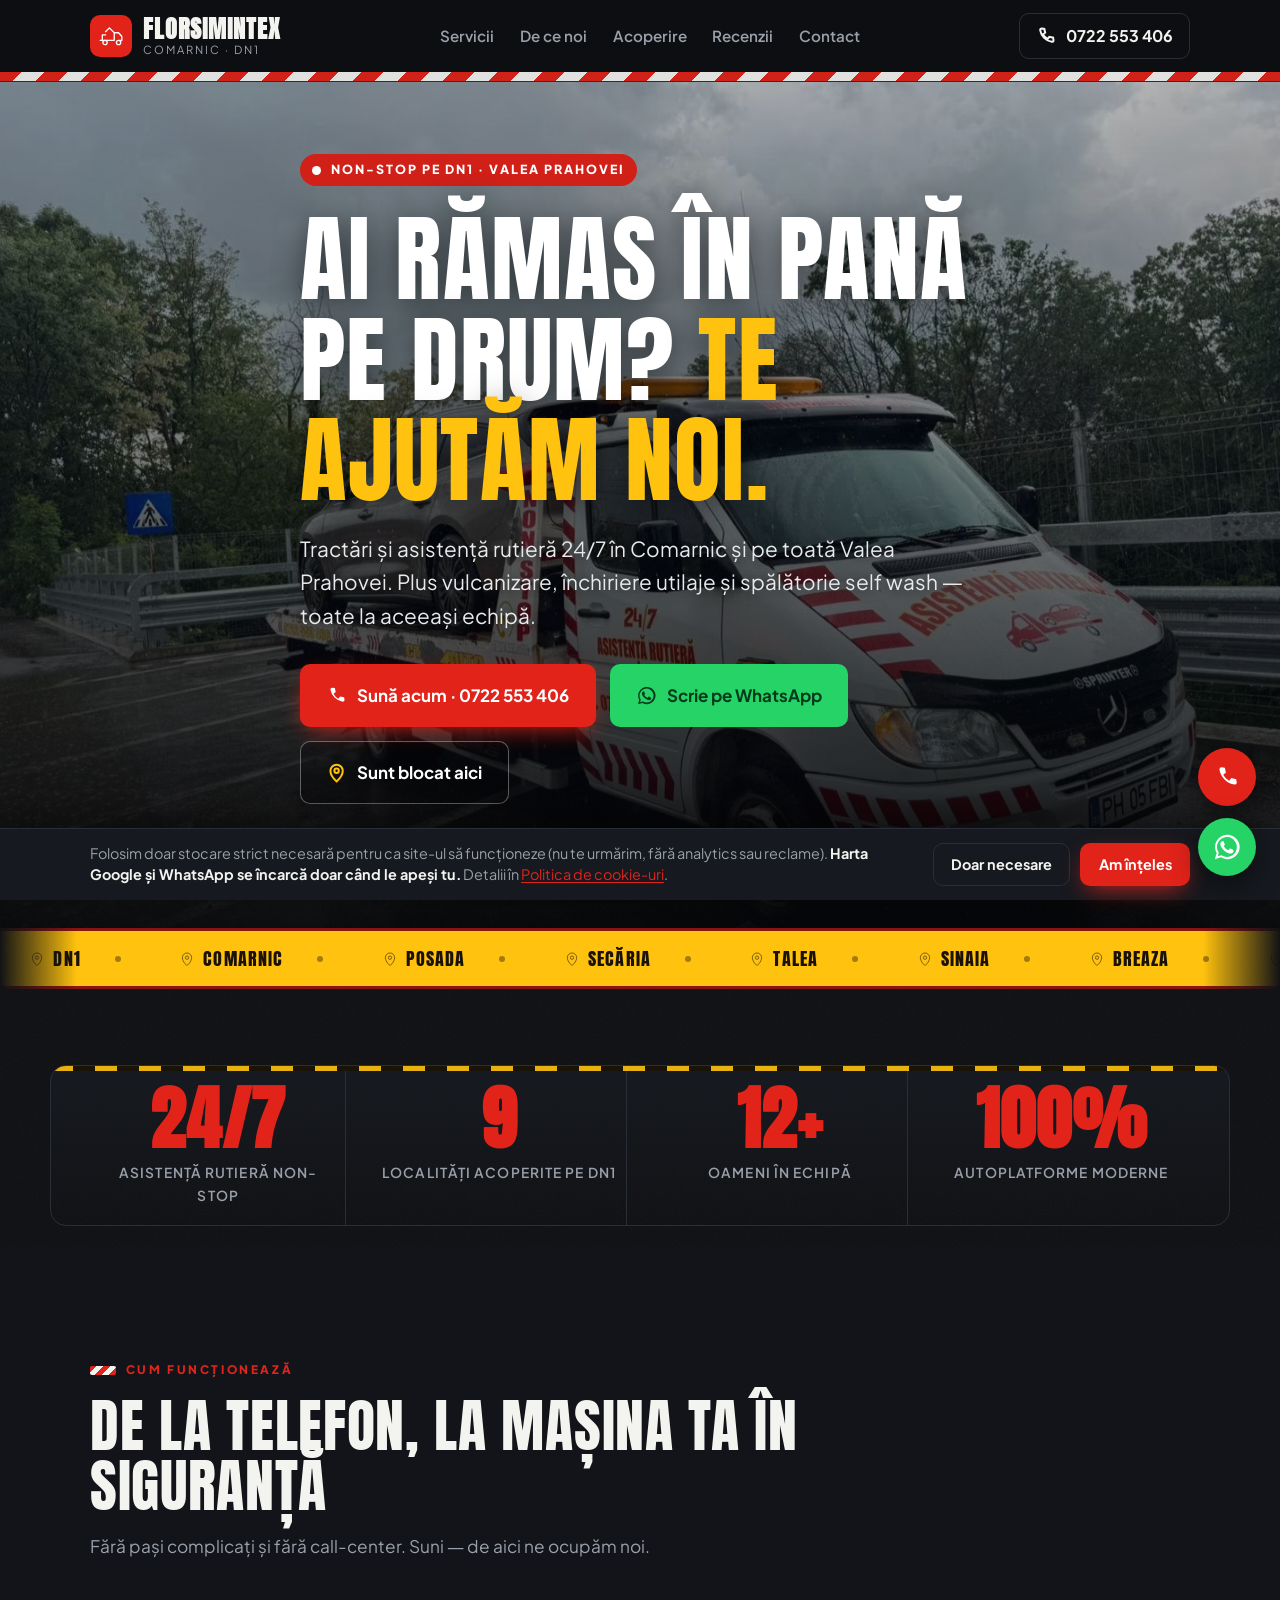
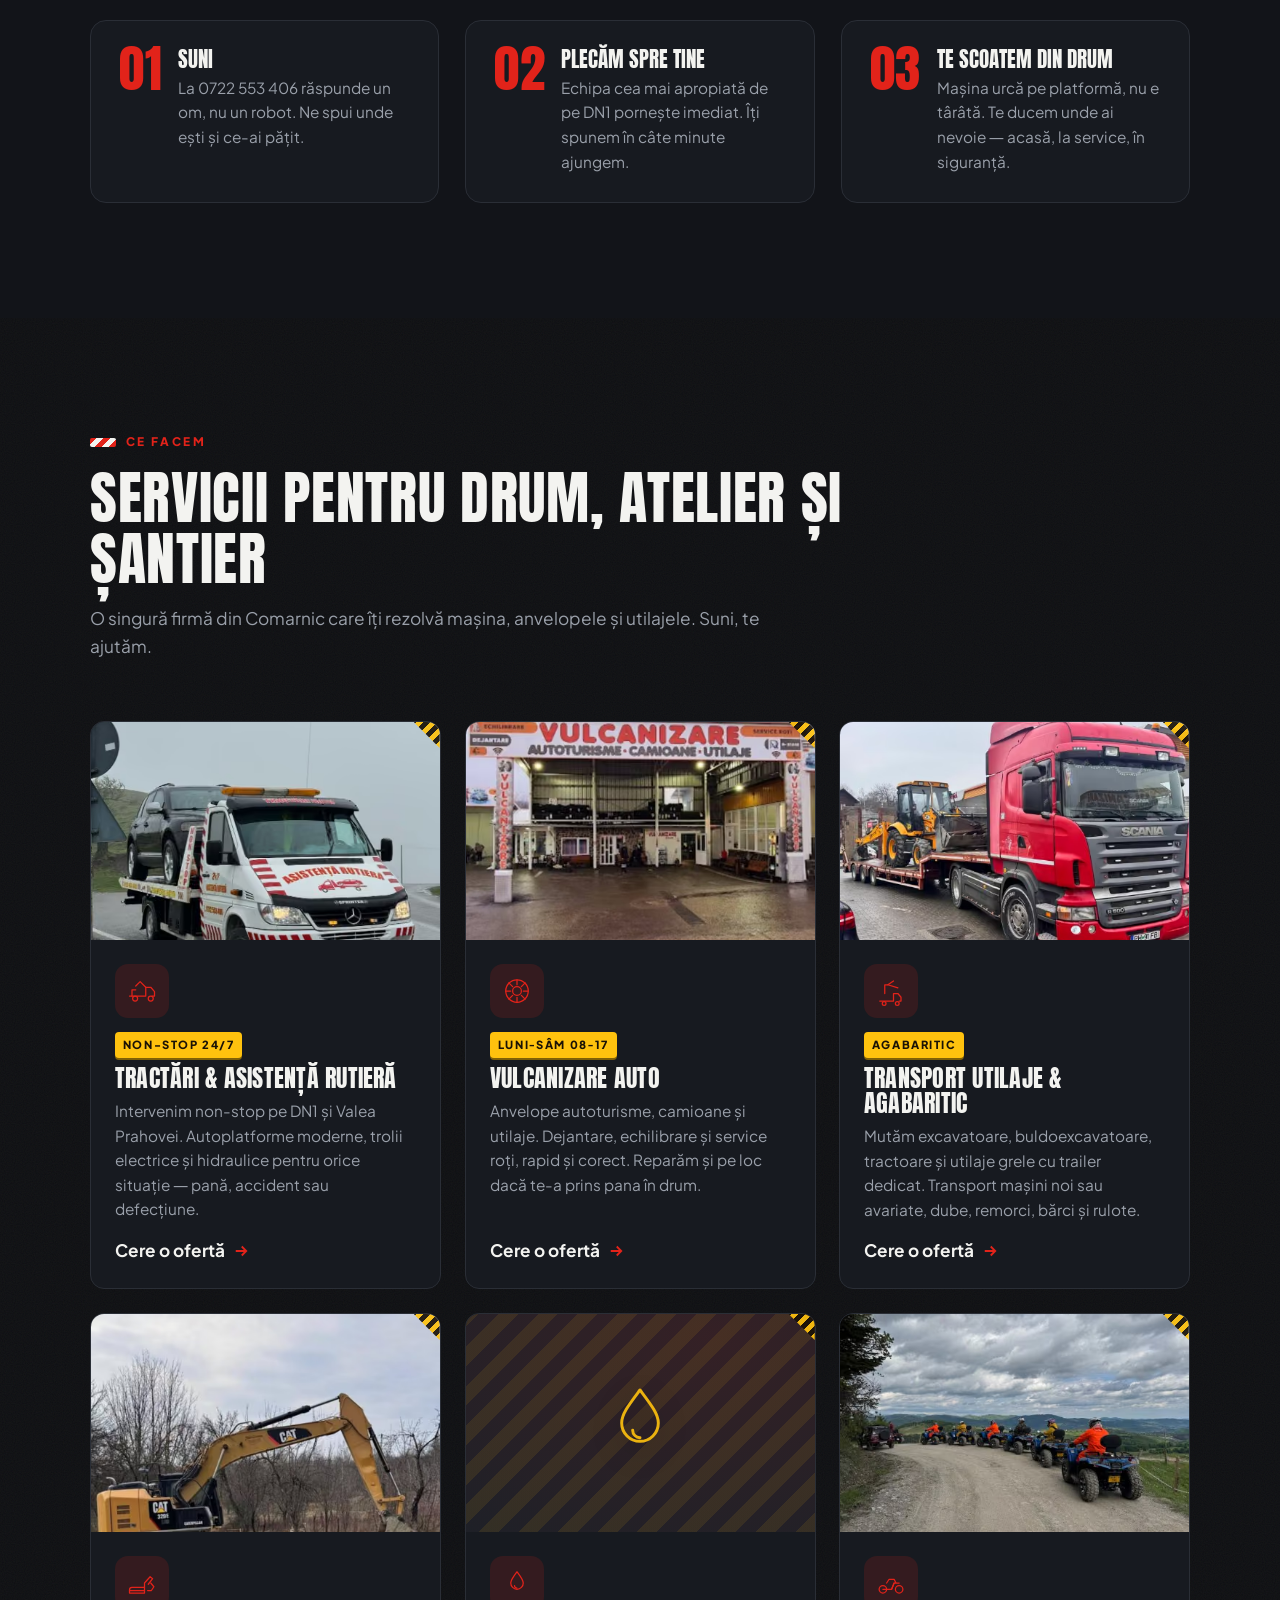
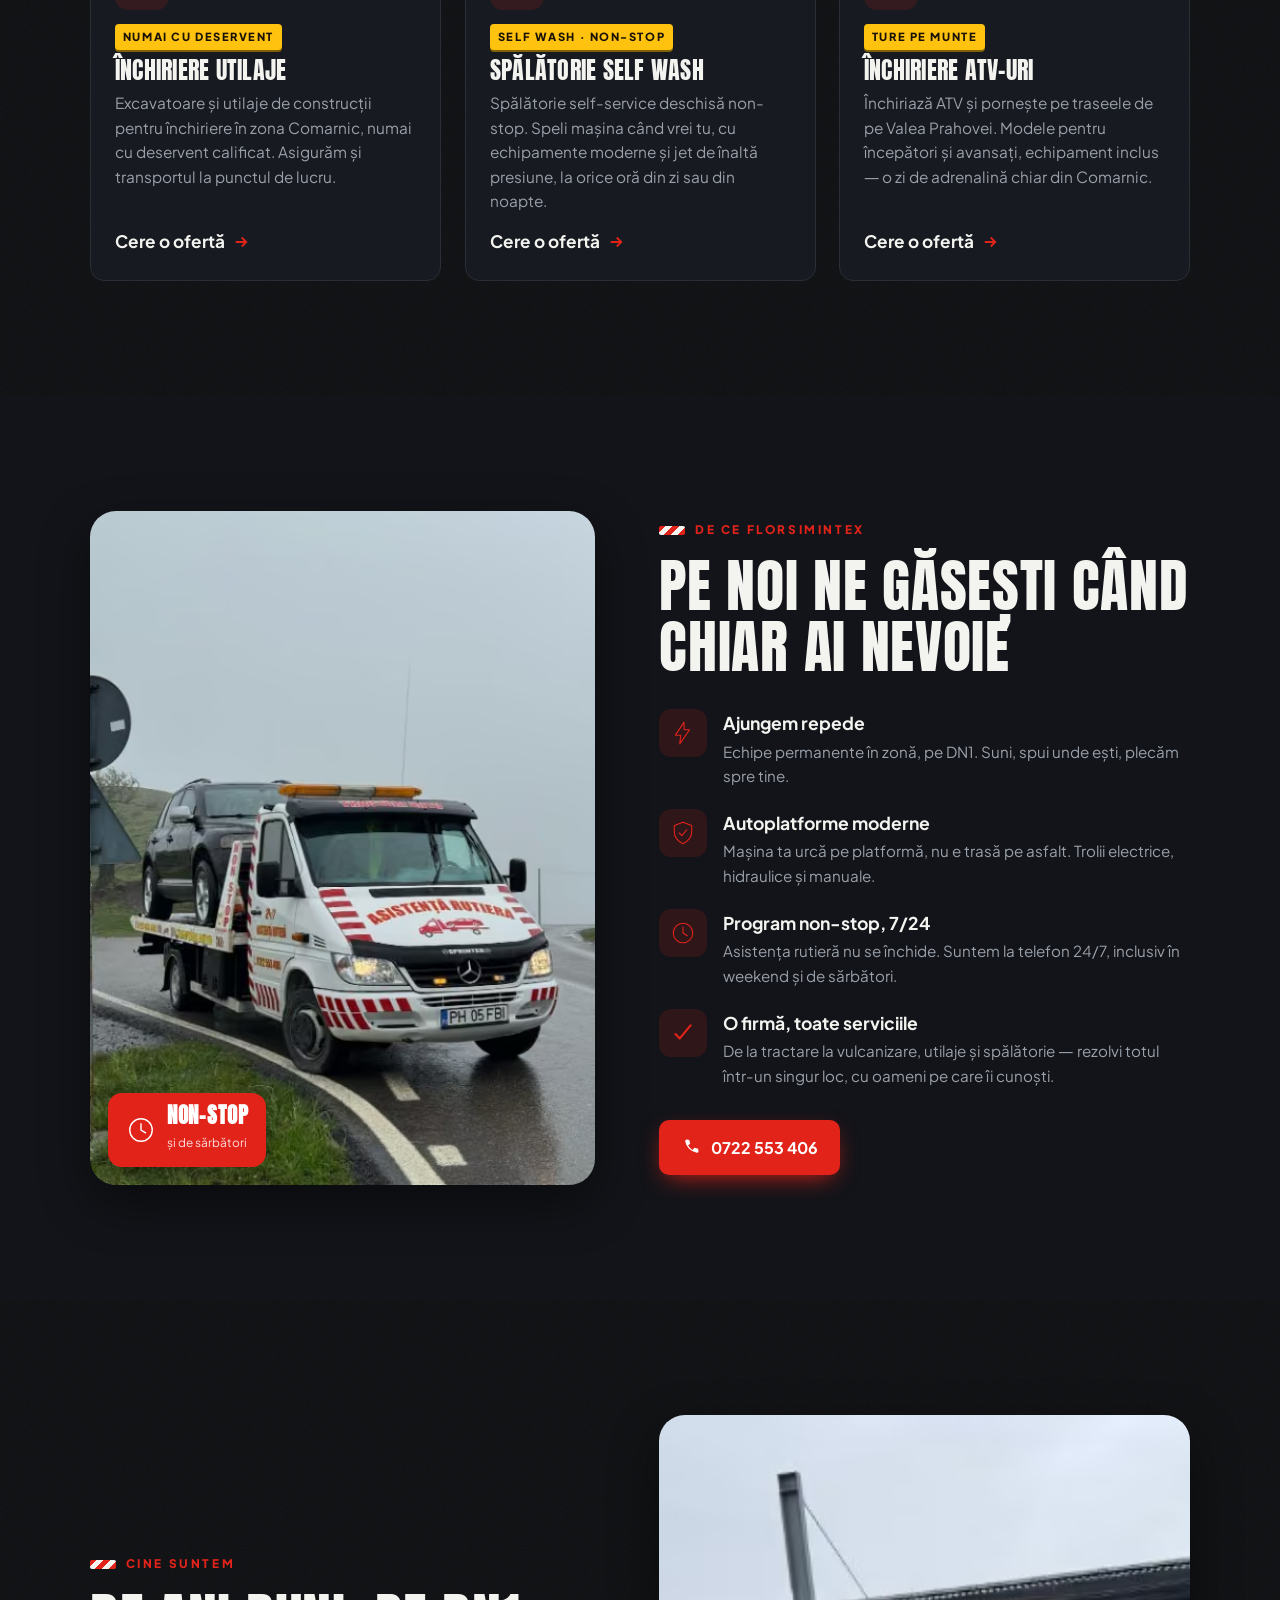
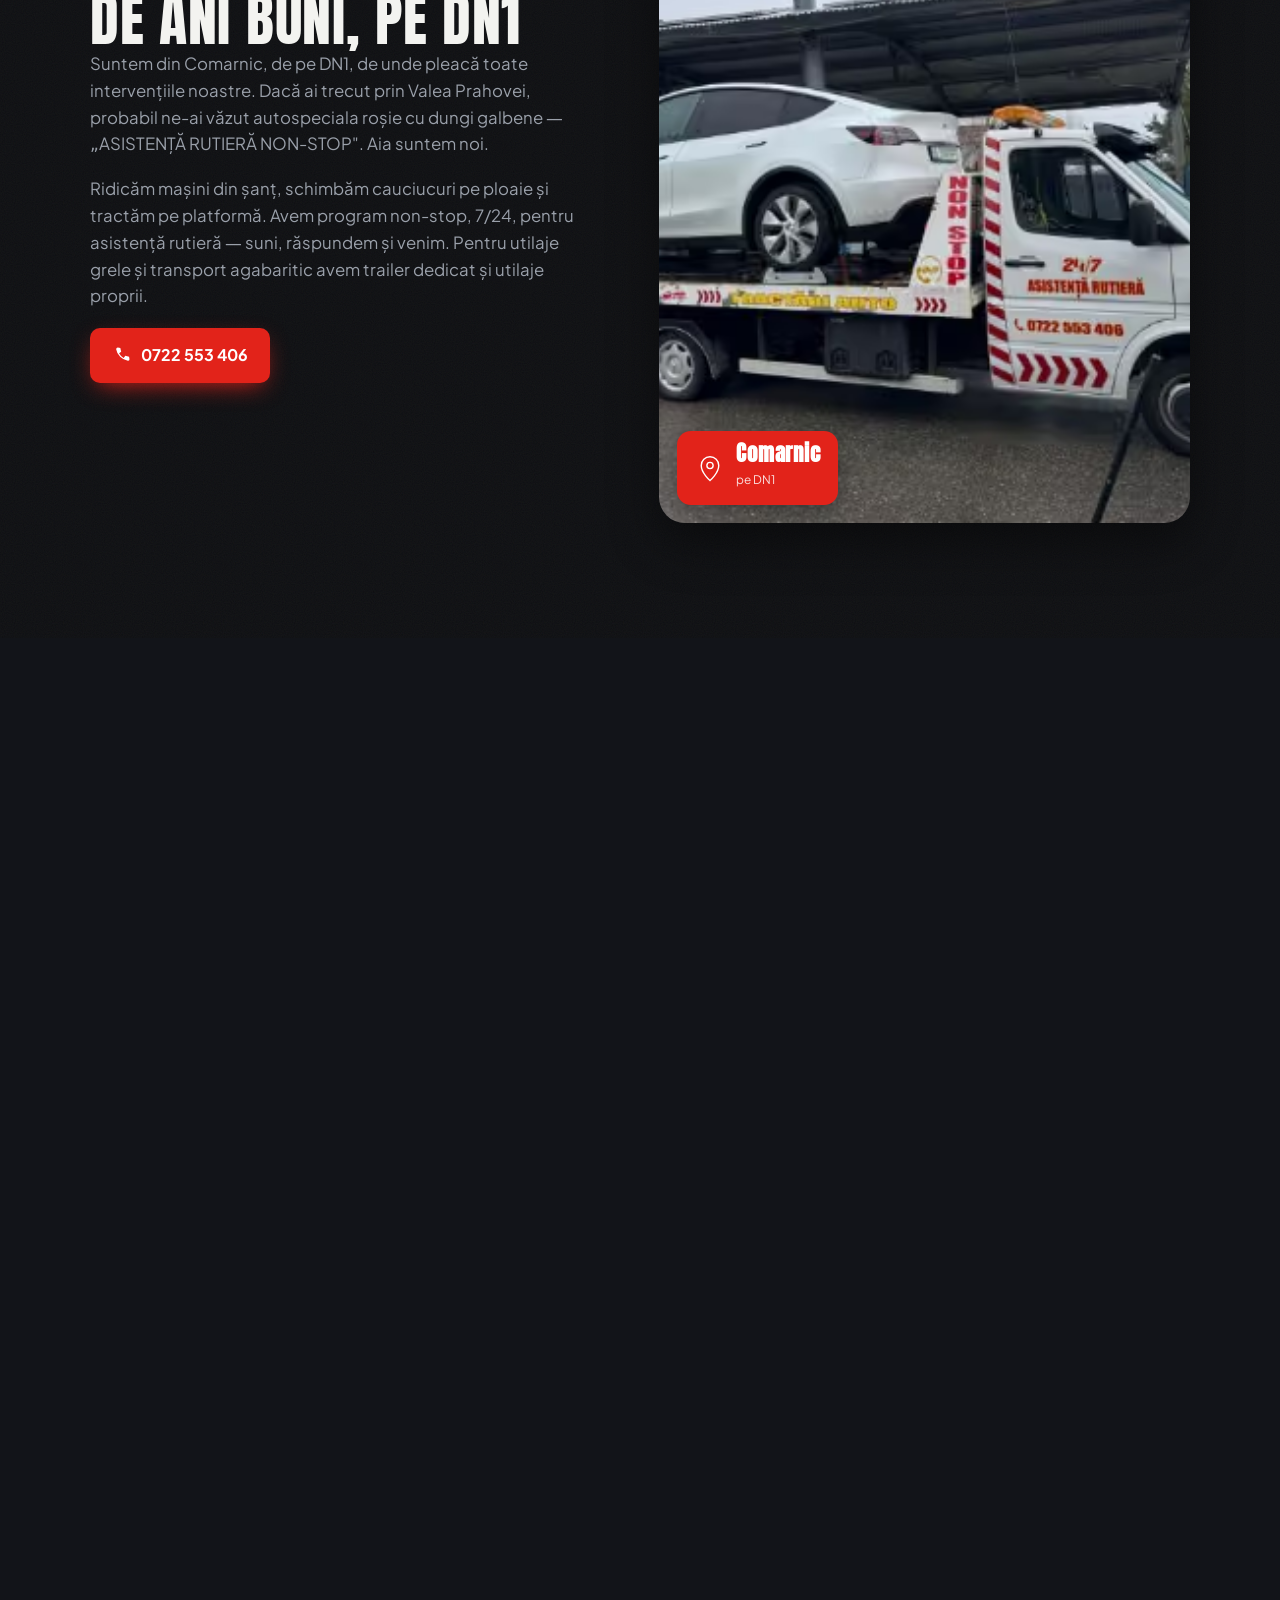
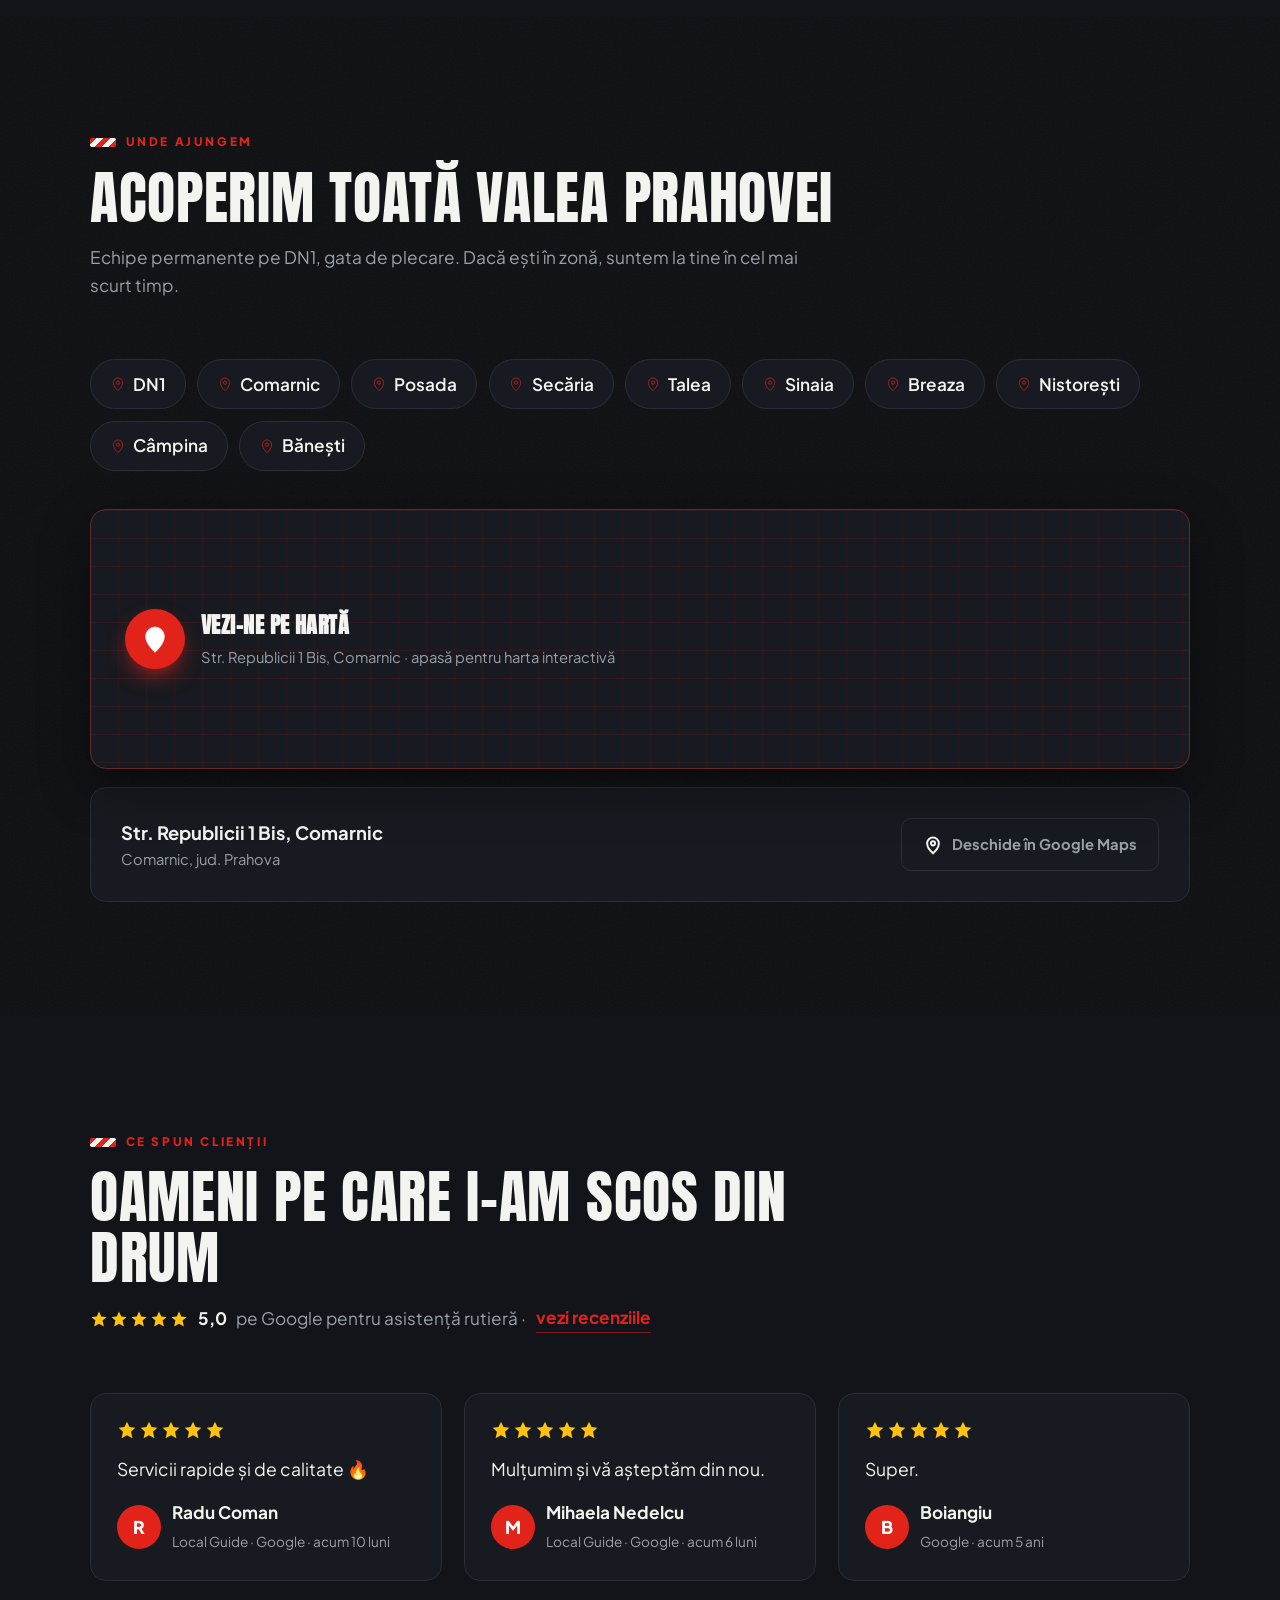
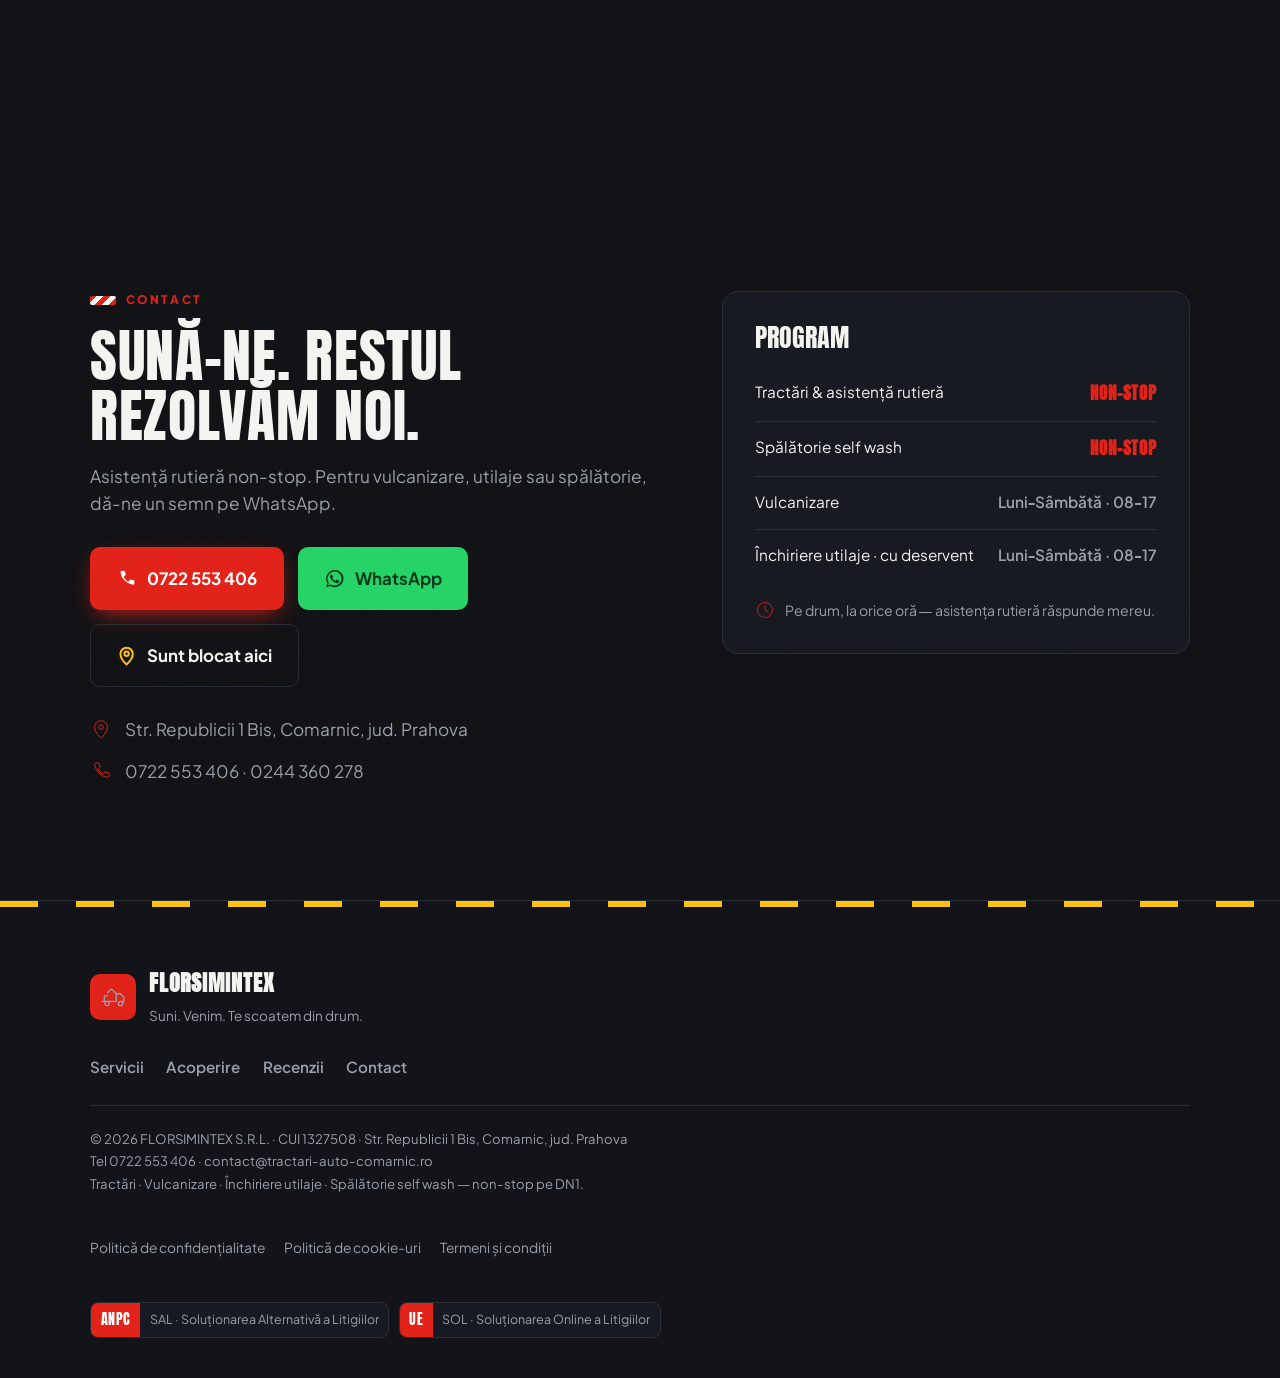
<file: index.html>
<!doctype html>
<html lang="ro" class="theme-industrial">
<head>
<meta charset="utf-8">
<meta name="viewport" content="width=device-width, initial-scale=1">
<title>FLORSIMINTEX Comarnic — Tractări non-stop, Vulcanizare, Utilaje & Spălătorie</title>
<meta name="description" content="Tractări auto și asistență rutieră non-stop pe DN1 și Valea Prahovei. Vulcanizare, transport și închiriere utilaje, spălătorie auto în Comarnic, Prahova. Sună 0722 553 406.">
<meta name="theme-color" content="#0d0e11">
<link rel="canonical" href="https://tractari-auto-comarnic.ro/">
<meta property="og:title" content="FLORSIMINTEX Comarnic — Tractări non-stop, Vulcanizare, Utilaje & Spălătorie">
<meta property="og:description" content="Tractări auto și asistență rutieră non-stop pe DN1 și Valea Prahovei. Vulcanizare, transport și închiriere utilaje, spălătorie auto în Comarnic, Prahova. Sună 0722 553 406.">
<meta property="og:type" content="website">
<meta property="og:url" content="https://tractari-auto-comarnic.ro/">
<meta property="og:locale" content="ro_RO">
<meta property="og:site_name" content="FLORSIMINTEX Comarnic">
<meta property="og:image" content="https://tractari-auto-comarnic.ro/assets/images/hero-tractare.jpg">
<meta property="og:image:width" content="1600">
<meta property="og:image:height" content="1200">
<meta name="twitter:card" content="summary_large_image">
<meta name="twitter:title" content="FLORSIMINTEX Comarnic — Tractări non-stop, Vulcanizare, Utilaje & Spălătorie">
<meta name="twitter:description" content="Tractări auto și asistență rutieră non-stop pe DN1 și Valea Prahovei. Vulcanizare, transport și închiriere utilaje, spălătorie auto în Comarnic, Prahova. Sună 0722 553 406.">
<meta name="twitter:image" content="https://tractari-auto-comarnic.ro/assets/images/hero-tractare.jpg">
<link rel="manifest" href="manifest.webmanifest">
<link rel="apple-touch-icon" href="assets/icons/icon-192.png">
<link rel="preconnect" href="https://www.google.com">
<link rel="preload" as="image" type="image/avif" imagesrcset="assets/images/hero-tractare-480.avif 480w, assets/images/hero-tractare-800.avif 800w, assets/images/hero-tractare-1200.avif 1200w, assets/images/hero-tractare-1600.avif 1600w" imagesizes="100vw" fetchpriority="high">
<link rel="preload" as="font" type="font/woff2" href="assets/fonts/anton-latin.woff2" crossorigin>
<link rel="preload" as="font" type="font/woff2" href="assets/fonts/pjs-700-latin.woff2" crossorigin>
<link rel="stylesheet" href="css/base.css">
<link rel="stylesheet" href="css/components.css">
<link rel="stylesheet" href="css/theme-industrial.css">
<script type="application/ld+json">{"@context":"https://schema.org","@graph":[{"@type":["AutoRepair","EmergencyService"],"@id":"https://tractari-auto-comarnic.ro/#business","name":"FLORSIMINTEX S.R.L.","url":"https://tractari-auto-comarnic.ro","image":"https://tractari-auto-comarnic.ro/assets/images/hero-tractare.jpg","telephone":"+40722553406","email":"contact@tractari-auto-comarnic.ro","priceRange":"$$","currenciesAccepted":"RON","address":{"@type":"PostalAddress","streetAddress":"Str. Republicii 1 Bis","addressLocality":"Comarnic","addressRegion":"Prahova","postalCode":"105700","addressCountry":"RO"},"geo":{"@type":"GeoCoordinates","latitude":45.2486,"longitude":25.6361},"hasMap":"https://maps.app.goo.gl/q3RN5pKrEn8EoF1H6","sameAs":["https://maps.app.goo.gl/q3RN5pKrEn8EoF1H6","https://maps.app.goo.gl/4gYi3hnEfFh5eGaT8"],"contactPoint":[{"@type":"ContactPoint","telephone":"+40722553406","email":"contact@tractari-auto-comarnic.ro","contactType":"asistență rutieră","availableLanguage":"ro"},{"@type":"ContactPoint","telephone":"+40244360278","contactType":"birou"}],"areaServed":[{"@type":"Place","name":"DN1"},{"@type":"Place","name":"Comarnic"},{"@type":"Place","name":"Posada"},{"@type":"Place","name":"Secăria"},{"@type":"Place","name":"Talea"},{"@type":"Place","name":"Sinaia"},{"@type":"Place","name":"Breaza"},{"@type":"Place","name":"Nistorești"},{"@type":"Place","name":"Câmpina"},{"@type":"Place","name":"Bănești"}],"openingHoursSpecification":[{"@type":"OpeningHoursSpecification","dayOfWeek":["Monday","Tuesday","Wednesday","Thursday","Friday","Saturday","Sunday"],"opens":"00:00","closes":"23:59"}],"makesOffer":[{"@type":"Offer","name":"Tractări & asistență rutieră"},{"@type":"Offer","name":"Vulcanizare auto"},{"@type":"Offer","name":"Transport utilaje & agabaritic"},{"@type":"Offer","name":"Închiriere utilaje"},{"@type":"Offer","name":"Spălătorie self wash"},{"@type":"Offer","name":"Închiriere ATV-uri"}],"aggregateRating":{"@type":"AggregateRating","ratingValue":"5.0","reviewCount":"3","bestRating":"5"},"review":[{"@type":"Review","author":{"@type":"Person","name":"Radu Coman"},"reviewRating":{"@type":"Rating","ratingValue":5,"bestRating":5},"reviewBody":"Servicii rapide și de calitate 🔥"},{"@type":"Review","author":{"@type":"Person","name":"Mihaela Nedelcu"},"reviewRating":{"@type":"Rating","ratingValue":5,"bestRating":5},"reviewBody":"Mulțumim și vă așteptăm din nou."},{"@type":"Review","author":{"@type":"Person","name":"Boiangiu"},"reviewRating":{"@type":"Rating","ratingValue":5,"bestRating":5},"reviewBody":"Super."}]},{"@type":"Service","@id":"https://tractari-auto-comarnic.ro/#service-0","name":"Tractări & asistență rutieră","description":"Intervenim non-stop pe DN1 și Valea Prahovei. Autoplatforme moderne, trolii electrice și hidraulice pentru orice situație — pană, accident sau defecțiune.","serviceType":"Tractări & asistență rutieră","provider":{"@id":"https://tractari-auto-comarnic.ro/#business"},"areaServed":["DN1","Comarnic","Posada","Secăria","Talea","Sinaia","Breaza","Nistorești","Câmpina","Bănești"]},{"@type":"Service","@id":"https://tractari-auto-comarnic.ro/#service-1","name":"Vulcanizare auto","description":"Anvelope autoturisme, camioane și utilaje. Dejantare, echilibrare și service roți, rapid și corect. Reparăm și pe loc dacă te-a prins pana în drum.","serviceType":"Vulcanizare auto","provider":{"@id":"https://tractari-auto-comarnic.ro/#business"},"areaServed":["DN1","Comarnic","Posada","Secăria","Talea","Sinaia","Breaza","Nistorești","Câmpina","Bănești"]},{"@type":"Service","@id":"https://tractari-auto-comarnic.ro/#service-2","name":"Transport utilaje & agabaritic","description":"Mutăm excavatoare, buldoexcavatoare, tractoare și utilaje grele cu trailer dedicat. Transport mașini noi sau avariate, dube, remorci, bărci și rulote.","serviceType":"Transport utilaje & agabaritic","provider":{"@id":"https://tractari-auto-comarnic.ro/#business"},"areaServed":["DN1","Comarnic","Posada","Secăria","Talea","Sinaia","Breaza","Nistorești","Câmpina","Bănești"]},{"@type":"Service","@id":"https://tractari-auto-comarnic.ro/#service-3","name":"Închiriere utilaje","description":"Excavatoare și utilaje de construcții pentru închiriere în zona Comarnic, numai cu deservent calificat. Asigurăm și transportul la punctul de lucru.","serviceType":"Închiriere utilaje","provider":{"@id":"https://tractari-auto-comarnic.ro/#business"},"areaServed":["DN1","Comarnic","Posada","Secăria","Talea","Sinaia","Breaza","Nistorești","Câmpina","Bănești"]},{"@type":"Service","@id":"https://tractari-auto-comarnic.ro/#service-4","name":"Spălătorie self wash","description":"Spălătorie self-service deschisă non-stop. Speli mașina când vrei tu, cu echipamente moderne și jet de înaltă presiune, la orice oră din zi sau din noapte.","serviceType":"Spălătorie self wash","provider":{"@id":"https://tractari-auto-comarnic.ro/#business"},"areaServed":["DN1","Comarnic","Posada","Secăria","Talea","Sinaia","Breaza","Nistorești","Câmpina","Bănești"]},{"@type":"Service","@id":"https://tractari-auto-comarnic.ro/#service-5","name":"Închiriere ATV-uri","description":"Închiriază ATV și pornește pe traseele de pe Valea Prahovei. Modele pentru începători și avansați, echipament inclus — o zi de adrenalină chiar din Comarnic.","serviceType":"Închiriere ATV-uri","provider":{"@id":"https://tractari-auto-comarnic.ro/#business"},"areaServed":["DN1","Comarnic","Posada","Secăria","Talea","Sinaia","Breaza","Nistorești","Câmpina","Bănești"]}]}</script>
</head>
<body>

<a class="skip" href="#main">Sari la conținut</a>

<header class="site-head" id="top">
  <div class="wrap head-inner">
    <a class="brand" href="#top" aria-label="FLORSIMINTEX — acasă">
      <span class="brand-mark"><svg viewBox="0 0 48 48" aria-hidden="true"><path d="M4 32h26V18h8l6 7v7h-4"/><path d="M30 18l-9-9-7 7"/><circle cx="13" cy="36" r="4"/><circle cx="38" cy="36" r="4"/><path d="M8 32V22h6"/></svg></span>
      <span class="brand-txt"><b>FLORSIMINTEX</b><i>Comarnic · DN1</i></span>
    </a>
    <nav class="nav" aria-label="Principal">
      <a href="#servicii">Servicii</a>
      <a href="#dece">De ce noi</a>
      <a href="#acoperire">Acoperire</a>
      <a href="#recenzii">Recenzii</a>
      <a href="#contact">Contact</a>
    </nav>
    <div class="head-cta">
      <a class="btn btn-ghost" href="tel:+40722553406"><svg viewBox="0 0 48 48" aria-hidden="true"><path d="M14 6l6 1 2 9-5 4a24 24 0 0 0 11 11l4-5 9 2 1 6a4 4 0 0 1-4 4A34 34 0 0 1 10 10a4 4 0 0 1 4-4z"/></svg><span>0722 553 406</span></a>
      <button class="burger" aria-label="Meniu" aria-expanded="false"><span></span><span></span><span></span></button>
    </div>
  </div>
  <div class="chevron-bar" aria-hidden="true"><span class="chevron-bar__fill"></span></div>
</header>

<main id="main">

  <!-- HERO -->
  <section class="hero">
    <div class="hero-media"><picture>
            <source type="image/avif" srcset="assets/images/hero-tractare-480.avif 480w, assets/images/hero-tractare-800.avif 800w, assets/images/hero-tractare-1200.avif 1200w, assets/images/hero-tractare-1600.avif 1600w" sizes="100vw">
            <source type="image/webp" srcset="assets/images/hero-tractare-480.webp 480w, assets/images/hero-tractare-800.webp 800w, assets/images/hero-tractare-1200.webp 1200w, assets/images/hero-tractare-1600.webp 1600w" sizes="100vw">
            <img src="assets/images/hero-tractare.jpg" alt="Autospeciala FLORSIMINTEX tractând un autoturism pe DN1" width="1600" height="1200" fetchpriority="high" decoding="async">
          </picture></div>
    <div class="hero-overlay"></div>
    <div class="hero-sweep" aria-hidden="true"></div>
    <div class="wrap hero-inner">
      <p class="eyebrow reveal"><span class="ping"></span> Non-stop pe DN1 · Valea Prahovei</p>
      <h1 class="reveal">Ai rămas în pană<br>pe drum? <em>Te ajutăm noi.</em></h1>
      <p class="lead reveal">Tractări și asistență rutieră 24/7 în Comarnic și pe toată Valea Prahovei. Plus vulcanizare, închiriere utilaje și spălătorie self wash — toate la aceeași echipă.</p>
      <div class="hero-actions reveal">
        <a class="btn btn-call" href="tel:+40722553406"><svg viewBox="0 0 48 48" aria-hidden="true"><path d="M14 6l6 1 2 9-5 4a24 24 0 0 0 11 11l4-5 9 2 1 6a4 4 0 0 1-4 4A34 34 0 0 1 10 10a4 4 0 0 1 4-4z"/></svg><span>Sună acum · 0722 553 406</span></a>
        <a class="btn btn-wa" href="https://wa.me/40722553406?text=Bun%C4%83%20ziua!%20Am%20nevoie%20de%20ajutor%20%E2%80%94%20" target="_blank" rel="noopener"><svg viewBox="0 0 32 32" aria-hidden="true"><path d="M16 3a13 13 0 0 0-11 19.6L3 29l6.6-2a13 13 0 1 0 6.4-24zm0 23.6a10.6 10.6 0 0 1-5.4-1.5l-.4-.2-4 1 1-3.9-.3-.4A10.6 10.6 0 1 1 16 26.6zm6-7.9c-.3-.2-2-1-2.3-1.1-.3-.1-.5-.2-.8.2s-.9 1.1-1.1 1.3-.4.2-.8 0a8.6 8.6 0 0 1-4.3-3.7c-.3-.6.3-.5.9-1.8.1-.2 0-.4 0-.6s-.8-1.9-1-2.6c-.3-.7-.6-.6-.8-.6h-.7a1.3 1.3 0 0 0-1 .4 4 4 0 0 0-1.2 2.9 6.9 6.9 0 0 0 1.4 3.6 15.7 15.7 0 0 0 6 5.3c2.2 1 3 1 4.1.9a3.5 3.5 0 0 0 2.3-1.6 2.9 2.9 0 0 0 .2-1.6c0-.2-.3-.3-.6-.5z"/></svg><span>Scrie pe WhatsApp</span></a>
        <a class="btn btn-ghost btn-loc" href="https://wa.me/40722553406?text=Bun%C4%83%20ziua!%20Am%20r%C4%83mas%20%C3%AEn%20pan%C4%83%20%C8%99i%20am%20nevoie%20de%20tractare." target="_blank" rel="noopener" data-geo data-wa="40722553406"><svg viewBox="0 0 48 48" aria-hidden="true"><path d="M24 44s14-12 14-24a14 14 0 1 0-28 0c0 12 14 24 14 24z"/><circle cx="24" cy="20" r="5"/></svg><span>Sunt blocat aici</span></a>
      </div>
      <ul class="hero-chips reveal">
        <li><svg viewBox="0 0 24 24" aria-hidden="true"><path d="M5 13l4 4 10-12"/></svg> Ajungem rapid</li>
        <li><svg viewBox="0 0 24 24" aria-hidden="true"><path d="M5 13l4 4 10-12"/></svg> Autoplatforme moderne</li>
        <li><svg viewBox="0 0 24 24" aria-hidden="true"><path d="M5 13l4 4 10-12"/></svg> Non-stop, 7/24</li>
      </ul>
    </div>
  </section>

  <!-- TICKER ZONE -->
  <div class="ticker" aria-label="Zone acoperite">
    <div class="ticker-track">
      <span><svg viewBox="0 0 48 48" aria-hidden="true"><path d="M24 44s14-12 14-24a14 14 0 1 0-28 0c0 12 14 24 14 24z"/><circle cx="24" cy="20" r="5"/></svg>DN1</span><span><svg viewBox="0 0 48 48" aria-hidden="true"><path d="M24 44s14-12 14-24a14 14 0 1 0-28 0c0 12 14 24 14 24z"/><circle cx="24" cy="20" r="5"/></svg>Comarnic</span><span><svg viewBox="0 0 48 48" aria-hidden="true"><path d="M24 44s14-12 14-24a14 14 0 1 0-28 0c0 12 14 24 14 24z"/><circle cx="24" cy="20" r="5"/></svg>Posada</span><span><svg viewBox="0 0 48 48" aria-hidden="true"><path d="M24 44s14-12 14-24a14 14 0 1 0-28 0c0 12 14 24 14 24z"/><circle cx="24" cy="20" r="5"/></svg>Secăria</span><span><svg viewBox="0 0 48 48" aria-hidden="true"><path d="M24 44s14-12 14-24a14 14 0 1 0-28 0c0 12 14 24 14 24z"/><circle cx="24" cy="20" r="5"/></svg>Talea</span><span><svg viewBox="0 0 48 48" aria-hidden="true"><path d="M24 44s14-12 14-24a14 14 0 1 0-28 0c0 12 14 24 14 24z"/><circle cx="24" cy="20" r="5"/></svg>Sinaia</span><span><svg viewBox="0 0 48 48" aria-hidden="true"><path d="M24 44s14-12 14-24a14 14 0 1 0-28 0c0 12 14 24 14 24z"/><circle cx="24" cy="20" r="5"/></svg>Breaza</span><span><svg viewBox="0 0 48 48" aria-hidden="true"><path d="M24 44s14-12 14-24a14 14 0 1 0-28 0c0 12 14 24 14 24z"/><circle cx="24" cy="20" r="5"/></svg>Nistorești</span><span><svg viewBox="0 0 48 48" aria-hidden="true"><path d="M24 44s14-12 14-24a14 14 0 1 0-28 0c0 12 14 24 14 24z"/><circle cx="24" cy="20" r="5"/></svg>Câmpina</span><span><svg viewBox="0 0 48 48" aria-hidden="true"><path d="M24 44s14-12 14-24a14 14 0 1 0-28 0c0 12 14 24 14 24z"/><circle cx="24" cy="20" r="5"/></svg>Bănești</span><span><svg viewBox="0 0 48 48" aria-hidden="true"><path d="M24 44s14-12 14-24a14 14 0 1 0-28 0c0 12 14 24 14 24z"/><circle cx="24" cy="20" r="5"/></svg>DN1</span><span><svg viewBox="0 0 48 48" aria-hidden="true"><path d="M24 44s14-12 14-24a14 14 0 1 0-28 0c0 12 14 24 14 24z"/><circle cx="24" cy="20" r="5"/></svg>Comarnic</span><span><svg viewBox="0 0 48 48" aria-hidden="true"><path d="M24 44s14-12 14-24a14 14 0 1 0-28 0c0 12 14 24 14 24z"/><circle cx="24" cy="20" r="5"/></svg>Posada</span><span><svg viewBox="0 0 48 48" aria-hidden="true"><path d="M24 44s14-12 14-24a14 14 0 1 0-28 0c0 12 14 24 14 24z"/><circle cx="24" cy="20" r="5"/></svg>Secăria</span><span><svg viewBox="0 0 48 48" aria-hidden="true"><path d="M24 44s14-12 14-24a14 14 0 1 0-28 0c0 12 14 24 14 24z"/><circle cx="24" cy="20" r="5"/></svg>Talea</span><span><svg viewBox="0 0 48 48" aria-hidden="true"><path d="M24 44s14-12 14-24a14 14 0 1 0-28 0c0 12 14 24 14 24z"/><circle cx="24" cy="20" r="5"/></svg>Sinaia</span><span><svg viewBox="0 0 48 48" aria-hidden="true"><path d="M24 44s14-12 14-24a14 14 0 1 0-28 0c0 12 14 24 14 24z"/><circle cx="24" cy="20" r="5"/></svg>Breaza</span><span><svg viewBox="0 0 48 48" aria-hidden="true"><path d="M24 44s14-12 14-24a14 14 0 1 0-28 0c0 12 14 24 14 24z"/><circle cx="24" cy="20" r="5"/></svg>Nistorești</span><span><svg viewBox="0 0 48 48" aria-hidden="true"><path d="M24 44s14-12 14-24a14 14 0 1 0-28 0c0 12 14 24 14 24z"/><circle cx="24" cy="20" r="5"/></svg>Câmpina</span><span><svg viewBox="0 0 48 48" aria-hidden="true"><path d="M24 44s14-12 14-24a14 14 0 1 0-28 0c0 12 14 24 14 24z"/><circle cx="24" cy="20" r="5"/></svg>Bănești</span><span><svg viewBox="0 0 48 48" aria-hidden="true"><path d="M24 44s14-12 14-24a14 14 0 1 0-28 0c0 12 14 24 14 24z"/><circle cx="24" cy="20" r="5"/></svg>DN1</span><span><svg viewBox="0 0 48 48" aria-hidden="true"><path d="M24 44s14-12 14-24a14 14 0 1 0-28 0c0 12 14 24 14 24z"/><circle cx="24" cy="20" r="5"/></svg>Comarnic</span><span><svg viewBox="0 0 48 48" aria-hidden="true"><path d="M24 44s14-12 14-24a14 14 0 1 0-28 0c0 12 14 24 14 24z"/><circle cx="24" cy="20" r="5"/></svg>Posada</span><span><svg viewBox="0 0 48 48" aria-hidden="true"><path d="M24 44s14-12 14-24a14 14 0 1 0-28 0c0 12 14 24 14 24z"/><circle cx="24" cy="20" r="5"/></svg>Secăria</span><span><svg viewBox="0 0 48 48" aria-hidden="true"><path d="M24 44s14-12 14-24a14 14 0 1 0-28 0c0 12 14 24 14 24z"/><circle cx="24" cy="20" r="5"/></svg>Talea</span><span><svg viewBox="0 0 48 48" aria-hidden="true"><path d="M24 44s14-12 14-24a14 14 0 1 0-28 0c0 12 14 24 14 24z"/><circle cx="24" cy="20" r="5"/></svg>Sinaia</span><span><svg viewBox="0 0 48 48" aria-hidden="true"><path d="M24 44s14-12 14-24a14 14 0 1 0-28 0c0 12 14 24 14 24z"/><circle cx="24" cy="20" r="5"/></svg>Breaza</span><span><svg viewBox="0 0 48 48" aria-hidden="true"><path d="M24 44s14-12 14-24a14 14 0 1 0-28 0c0 12 14 24 14 24z"/><circle cx="24" cy="20" r="5"/></svg>Nistorești</span><span><svg viewBox="0 0 48 48" aria-hidden="true"><path d="M24 44s14-12 14-24a14 14 0 1 0-28 0c0 12 14 24 14 24z"/><circle cx="24" cy="20" r="5"/></svg>Câmpina</span><span><svg viewBox="0 0 48 48" aria-hidden="true"><path d="M24 44s14-12 14-24a14 14 0 1 0-28 0c0 12 14 24 14 24z"/><circle cx="24" cy="20" r="5"/></svg>Bănești</span>
    </div>
  </div>

  <!-- STATS -->
  <section class="stats wrap">
    <div class="stat reveal"><b data-count="24/7">24/7</b><span>asistență rutieră non-stop</span></div><div class="stat reveal"><b data-count="9">9</b><span>localități acoperite pe DN1</span></div><div class="stat reveal"><b data-count="12+">12+</b><span>oameni în echipă</span></div><div class="stat reveal"><b data-count="100%">100%</b><span>autoplatforme moderne</span></div>
  </section>

  <!-- CUM FUNCȚIONEAZĂ -->
  <section class="section section-alt" id="cum">
    <div class="wrap">
      <header class="sec-head reveal">
        <p class="kicker">Cum funcționează</p>
        <h2>De la telefon, la mașina ta în siguranță</h2>
        <p class="sub">Fără pași complicați și fără call-center. Suni — de aici ne ocupăm noi.</p>
      </header>
      <ol class="steps">
        <li class="step reveal"><span class="step-no">01</span><div><h3>Suni</h3><p>La 0722 553 406 răspunde un om, nu un robot. Ne spui unde ești și ce-ai pățit.</p></div></li>
        <li class="step reveal"><span class="step-no">02</span><div><h3>Plecăm spre tine</h3><p>Echipa cea mai apropiată de pe DN1 pornește imediat. Îți spunem în câte minute ajungem.</p></div></li>
        <li class="step reveal"><span class="step-no">03</span><div><h3>Te scoatem din drum</h3><p>Mașina urcă pe platformă, nu e târâtă. Te ducem unde ai nevoie — acasă, la service, în siguranță.</p></div></li>
      </ol>
    </div>
  </section>

  <!-- SERVICII -->
  <section class="section" id="servicii">
    <div class="wrap">
      <header class="sec-head reveal">
        <p class="kicker">Ce facem</p>
        <h2>Servicii pentru drum, atelier și șantier</h2>
        <p class="sub">O singură firmă din Comarnic care îți rezolvă mașina, anvelopele și utilajele. Suni, te ajutăm.</p>
      </header>
      <div class="services">
        
        <article class="card reveal has-img" style="--i:0">
          <span class="card-glow" aria-hidden="true"></span>
          <div class="card-media"><picture>
            <source type="image/avif" srcset="assets/images/asistenta-rutiera-480.avif 480w, assets/images/asistenta-rutiera-800.avif 800w" sizes="(max-width:880px) 100vw, 380px">
            <source type="image/webp" srcset="assets/images/asistenta-rutiera-480.webp 480w, assets/images/asistenta-rutiera-800.webp 800w" sizes="(max-width:880px) 100vw, 380px">
            <img src="assets/images/asistenta-rutiera.jpg" alt="Tractări & asistență rutieră — FLORSIMINTEX Comarnic" width="1000" height="1333" loading="lazy" decoding="async">
          </picture></div>
          <div class="card-body">
            <span class="card-ico"><svg viewBox="0 0 48 48" aria-hidden="true"><path d="M4 32h26V18h8l6 7v7h-4"/><path d="M30 18l-9-9-7 7"/><circle cx="13" cy="36" r="4"/><circle cx="38" cy="36" r="4"/><path d="M8 32V22h6"/></svg></span>
            <span class="card-tag">NON-STOP 24/7</span>
            <h3>Tractări & asistență rutieră</h3>
            <p>Intervenim non-stop pe DN1 și Valea Prahovei. Autoplatforme moderne, trolii electrice și hidraulice pentru orice situație — pană, accident sau defecțiune.</p>
            <a class="card-link" href="https://wa.me/40722553406?text=Bun%C4%83%20ziua!%20Vreau%20detalii%20despre%3A%20Tract%C4%83ri%20%26%20asisten%C8%9B%C4%83%20rutier%C4%83" target="_blank" rel="noopener">Cere o ofertă <svg viewBox="0 0 24 24" aria-hidden="true"><path d="M5 12h14M13 6l6 6-6 6"/></svg></a>
          </div>
        </article>
        <article class="card reveal has-img" style="--i:1">
          <span class="card-glow" aria-hidden="true"></span>
          <div class="card-media"><picture>
            <source type="image/avif" srcset="assets/images/vulcanizare-atelier-480.avif 480w, assets/images/vulcanizare-atelier-800.avif 800w, assets/images/vulcanizare-atelier-1200.avif 1200w" sizes="(max-width:880px) 100vw, 380px">
            <source type="image/webp" srcset="assets/images/vulcanizare-atelier-480.webp 480w, assets/images/vulcanizare-atelier-800.webp 800w, assets/images/vulcanizare-atelier-1200.webp 1200w" sizes="(max-width:880px) 100vw, 380px">
            <img src="assets/images/vulcanizare-atelier.jpg" alt="Vulcanizare auto — FLORSIMINTEX Comarnic" width="1400" height="1162" loading="lazy" decoding="async">
          </picture></div>
          <div class="card-body">
            <span class="card-ico"><svg viewBox="0 0 48 48" aria-hidden="true"><circle cx="24" cy="24" r="18"/><circle cx="24" cy="24" r="7"/><path d="M24 6v8M24 34v8M6 24h8M34 24h8M11 11l6 6M31 31l6 6M37 11l-6 6M17 31l-6 6"/></svg></span>
            <span class="card-tag">Luni–Sâm 08–17</span>
            <h3>Vulcanizare auto</h3>
            <p>Anvelope autoturisme, camioane și utilaje. Dejantare, echilibrare și service roți, rapid și corect. Reparăm și pe loc dacă te-a prins pana în drum.</p>
            <a class="card-link" href="https://wa.me/40722553406?text=Bun%C4%83%20ziua!%20Vreau%20detalii%20despre%3A%20Vulcanizare%20auto" target="_blank" rel="noopener">Cere o ofertă <svg viewBox="0 0 24 24" aria-hidden="true"><path d="M5 12h14M13 6l6 6-6 6"/></svg></a>
          </div>
        </article>
        <article class="card reveal has-img" style="--i:2">
          <span class="card-glow" aria-hidden="true"></span>
          <div class="card-media"><picture>
            <source type="image/avif" srcset="assets/images/transport-utilaje-480.avif 480w, assets/images/transport-utilaje-800.avif 800w, assets/images/transport-utilaje-1200.avif 1200w" sizes="(max-width:880px) 100vw, 380px">
            <source type="image/webp" srcset="assets/images/transport-utilaje-480.webp 480w, assets/images/transport-utilaje-800.webp 800w, assets/images/transport-utilaje-1200.webp 1200w" sizes="(max-width:880px) 100vw, 380px">
            <img src="assets/images/transport-utilaje.jpg" alt="Transport utilaje & agabaritic — FLORSIMINTEX Comarnic" width="1400" height="1050" loading="lazy" decoding="async">
          </picture></div>
          <div class="card-body">
            <span class="card-ico"><svg viewBox="0 0 48 48" aria-hidden="true"><path d="M6 40h22V28h7l5 6v6h-3"/><path d="M14 28V14h5l16 5"/><path d="M19 14l9-6"/><circle cx="13" cy="44" r="3"/><circle cx="34" cy="44" r="3"/></svg></span>
            <span class="card-tag">Agabaritic</span>
            <h3>Transport utilaje & agabaritic</h3>
            <p>Mutăm excavatoare, buldoexcavatoare, tractoare și utilaje grele cu trailer dedicat. Transport mașini noi sau avariate, dube, remorci, bărci și rulote.</p>
            <a class="card-link" href="https://wa.me/40722553406?text=Bun%C4%83%20ziua!%20Vreau%20detalii%20despre%3A%20Transport%20utilaje%20%26%20agabaritic" target="_blank" rel="noopener">Cere o ofertă <svg viewBox="0 0 24 24" aria-hidden="true"><path d="M5 12h14M13 6l6 6-6 6"/></svg></a>
          </div>
        </article>
        <article class="card reveal has-img" style="--i:3">
          <span class="card-glow" aria-hidden="true"></span>
          <div class="card-media"><picture>
            <source type="image/avif" srcset="assets/images/inchiriere-utilaje-480.avif 480w, assets/images/inchiriere-utilaje-800.avif 800w" sizes="(max-width:880px) 100vw, 380px">
            <source type="image/webp" srcset="assets/images/inchiriere-utilaje-480.webp 480w, assets/images/inchiriere-utilaje-800.webp 800w" sizes="(max-width:880px) 100vw, 380px">
            <img src="assets/images/inchiriere-utilaje.jpg" alt="Închiriere utilaje — FLORSIMINTEX Comarnic" width="1100" height="986" loading="lazy" decoding="async">
          </picture></div>
          <div class="card-body">
            <span class="card-ico"><svg viewBox="0 0 48 48" aria-hidden="true"><path d="M4 40h24v-9H8a4 4 0 0 0-4 4z"/><path d="M28 31v-7l9-10 4 3-7 9"/><path d="M38 24l5 6-4 6h-6"/><path d="M4 36h24"/></svg></span>
            <span class="card-tag">Numai cu deservent</span>
            <h3>Închiriere utilaje</h3>
            <p>Excavatoare și utilaje de construcții pentru închiriere în zona Comarnic, numai cu deservent calificat. Asigurăm și transportul la punctul de lucru.</p>
            <a class="card-link" href="https://wa.me/40722553406?text=Bun%C4%83%20ziua!%20Vreau%20detalii%20despre%3A%20%C3%8Enchiriere%20utilaje" target="_blank" rel="noopener">Cere o ofertă <svg viewBox="0 0 24 24" aria-hidden="true"><path d="M5 12h14M13 6l6 6-6 6"/></svg></a>
          </div>
        </article>
        <article class="card reveal no-img" style="--i:4">
          <span class="card-glow" aria-hidden="true"></span>
          <div class="card-media card-media--ph" aria-hidden="true"><span class="ph-ico"><svg viewBox="0 0 48 48" aria-hidden="true"><path d="M24 6c-6 8-10 13-10 18a10 10 0 0 0 20 0c0-5-4-10-10-18z"/><path d="M20 28a4 4 0 0 0 4 4"/></svg></span></div>
          <div class="card-body">
            <span class="card-ico"><svg viewBox="0 0 48 48" aria-hidden="true"><path d="M24 6c-6 8-10 13-10 18a10 10 0 0 0 20 0c0-5-4-10-10-18z"/><path d="M20 28a4 4 0 0 0 4 4"/></svg></span>
            <span class="card-tag">Self wash · non-stop</span>
            <h3>Spălătorie self wash</h3>
            <p>Spălătorie self-service deschisă non-stop. Speli mașina când vrei tu, cu echipamente moderne și jet de înaltă presiune, la orice oră din zi sau din noapte.</p>
            <a class="card-link" href="https://wa.me/40722553406?text=Bun%C4%83%20ziua!%20Vreau%20detalii%20despre%3A%20Sp%C4%83l%C4%83torie%20self%20wash" target="_blank" rel="noopener">Cere o ofertă <svg viewBox="0 0 24 24" aria-hidden="true"><path d="M5 12h14M13 6l6 6-6 6"/></svg></a>
          </div>
        </article>
        <article class="card reveal has-img" style="--i:5">
          <span class="card-glow" aria-hidden="true"></span>
          <div class="card-media"><picture>
            <source type="image/avif" srcset="assets/images/inchiriere-atv-480.avif 480w, assets/images/inchiriere-atv-800.avif 800w, assets/images/inchiriere-atv-1200.avif 1200w" sizes="(max-width:880px) 100vw, 380px">
            <source type="image/webp" srcset="assets/images/inchiriere-atv-480.webp 480w, assets/images/inchiriere-atv-800.webp 800w, assets/images/inchiriere-atv-1200.webp 1200w" sizes="(max-width:880px) 100vw, 380px">
            <img src="assets/images/inchiriere-atv.jpg" alt="Închiriere ATV-uri — FLORSIMINTEX Comarnic" width="1400" height="1050" loading="lazy" decoding="async">
          </picture></div>
          <div class="card-body">
            <span class="card-ico"><svg viewBox="0 0 48 48" aria-hidden="true"><circle cx="11" cy="34" r="6"/><circle cx="37" cy="34" r="6"/><path d="M11 34h14l4-10h8M17 24l4-6h8l3 6"/><path d="M29 24l-4 10"/></svg></span>
            <span class="card-tag">Ture pe munte</span>
            <h3>Închiriere ATV-uri</h3>
            <p>Închiriază ATV și pornește pe traseele de pe Valea Prahovei. Modele pentru începători și avansați, echipament inclus — o zi de adrenalină chiar din Comarnic.</p>
            <a class="card-link" href="https://wa.me/40722553406?text=Bun%C4%83%20ziua!%20Vreau%20detalii%20despre%3A%20%C3%8Enchiriere%20ATV-uri" target="_blank" rel="noopener">Cere o ofertă <svg viewBox="0 0 24 24" aria-hidden="true"><path d="M5 12h14M13 6l6 6-6 6"/></svg></a>
          </div>
        </article>
      </div>
    </div>
  </section>

  <!-- DE CE NOI -->
  <section class="section section-alt" id="dece">
    <div class="wrap feature">
      <div class="feature-media reveal">
        <picture>
            <source type="image/avif" srcset="assets/images/asistenta-rutiera-480.avif 480w, assets/images/asistenta-rutiera-800.avif 800w" sizes="(max-width:880px) 90vw, 460px">
            <source type="image/webp" srcset="assets/images/asistenta-rutiera-480.webp 480w, assets/images/asistenta-rutiera-800.webp 800w" sizes="(max-width:880px) 90vw, 460px">
            <img src="assets/images/asistenta-rutiera.jpg" alt="Platformă de asistență rutieră non-stop FLORSIMINTEX" width="1000" height="1333" loading="lazy" decoding="async">
          </picture>
        <div class="feature-badge"><svg viewBox="0 0 48 48" aria-hidden="true"><circle cx="24" cy="24" r="18"/><path d="M24 13v11l8 5"/></svg><div><b>NON-STOP</b><span>și de sărbători</span></div></div>
      </div>
      <div class="feature-text">
        <p class="kicker reveal">De ce FLORSIMINTEX</p>
        <h2 class="reveal">Pe noi ne găsești când chiar ai nevoie</h2>
        <ul class="why">
          <li class="reveal"><span class="why-ico"><svg viewBox="0 0 48 48" aria-hidden="true"><path d="M26 4 10 28h10l-2 16 18-26H26z"/></svg></span><div><b>Ajungem repede</b><p>Echipe permanente în zonă, pe DN1. Suni, spui unde ești, plecăm spre tine.</p></div></li><li class="reveal"><span class="why-ico"><svg viewBox="0 0 48 48" aria-hidden="true"><path d="M24 4l16 6v12c0 11-7 17-16 22-9-5-16-11-16-22V10z"/><path d="M17 24l5 5 9-11"/></svg></span><div><b>Autoplatforme moderne</b><p>Mașina ta urcă pe platformă, nu e trasă pe asfalt. Trolii electrice, hidraulice și manuale.</p></div></li><li class="reveal"><span class="why-ico"><svg viewBox="0 0 48 48" aria-hidden="true"><circle cx="24" cy="24" r="18"/><path d="M24 13v11l8 5"/></svg></span><div><b>Program non-stop, 7/24</b><p>Asistența rutieră nu se închide. Suntem la telefon 24/7, inclusiv în weekend și de sărbători.</p></div></li><li class="reveal"><span class="why-ico"><svg viewBox="0 0 24 24" aria-hidden="true"><path d="M5 13l4 4 10-12"/></svg></span><div><b>O firmă, toate serviciile</b><p>De la tractare la vulcanizare, utilaje și spălătorie — rezolvi totul într-un singur loc, cu oameni pe care îi cunoști.</p></div></li>
        </ul>
        <a class="btn btn-call reveal" href="tel:+40722553406"><svg viewBox="0 0 48 48" aria-hidden="true"><path d="M14 6l6 1 2 9-5 4a24 24 0 0 0 11 11l4-5 9 2 1 6a4 4 0 0 1-4 4A34 34 0 0 1 10 10a4 4 0 0 1 4-4z"/></svg><span>0722 553 406</span></a>
      </div>
    </div>
  </section>

  <!-- DESPRE NOI -->
  <section class="section" id="despre">
    <div class="wrap feature feature-rev">
      <div class="feature-text">
        <p class="kicker reveal">Cine suntem</p>
        <h2 class="reveal">De ani buni, pe DN1</h2>
        <p class="about-p reveal">Suntem din Comarnic, de pe DN1, de unde pleacă toate intervențiile noastre. Dacă ai trecut prin Valea Prahovei, probabil ne-ai văzut autospeciala roșie cu dungi galbene — „ASISTENȚĂ RUTIERĂ NON-STOP". Aia suntem noi.</p>
        <p class="about-p reveal">Ridicăm mașini din șanț, schimbăm cauciucuri pe ploaie și tractăm pe platformă. Avem program non-stop, 7/24, pentru asistență rutieră — suni, răspundem și venim. Pentru utilaje grele și transport agabaritic avem trailer dedicat și utilaje proprii.</p>
        <a class="btn btn-call reveal" href="tel:+40722553406"><svg viewBox="0 0 48 48" aria-hidden="true"><path d="M14 6l6 1 2 9-5 4a24 24 0 0 0 11 11l4-5 9 2 1 6a4 4 0 0 1-4 4A34 34 0 0 1 10 10a4 4 0 0 1 4-4z"/></svg><span>0722 553 406</span></a>
      </div>
      <div class="feature-media reveal">
        <picture>
            <source type="image/avif" srcset="assets/images/tractare-platforma-480.avif 480w, assets/images/tractare-platforma-800.avif 800w, assets/images/tractare-platforma-1200.avif 1200w" sizes="(max-width:880px) 90vw, 460px">
            <source type="image/webp" srcset="assets/images/tractare-platforma-480.webp 480w, assets/images/tractare-platforma-800.webp 800w, assets/images/tractare-platforma-1200.webp 1200w" sizes="(max-width:880px) 90vw, 460px">
            <img src="assets/images/tractare-platforma.jpg" alt="Autoplatforma FLORSIMINTEX pe DN1, Valea Prahovei" width="1400" height="1050" loading="lazy" decoding="async">
          </picture>
        <div class="feature-badge"><svg viewBox="0 0 48 48" aria-hidden="true"><path d="M24 44s14-12 14-24a14 14 0 1 0-28 0c0 12 14 24 14 24z"/><circle cx="24" cy="20" r="5"/></svg><div><b>Comarnic</b><span>pe DN1</span></div></div>
      </div>
    </div>
  </section>

  <!-- GALERIE -->
  <section class="section section-alt" id="galerie">
    <div class="wrap">
      <header class="sec-head reveal">
        <p class="kicker">De pe teren</p>
        <h2>Flota și intervențiile noastre</h2>
        <p class="sub">Poze reale, nu stock. Asta ridicăm, asta conducem, asta închiriem.</p>
      </header>
      <div class="gallery">
        
        <figure class="shot reveal">
          <picture>
            <source type="image/avif" srcset="assets/images/tractare-platforma-480.avif 480w, assets/images/tractare-platforma-800.avif 800w, assets/images/tractare-platforma-1200.avif 1200w" sizes="(max-width:600px) 100vw, (max-width:1000px) 50vw, 380px">
            <source type="image/webp" srcset="assets/images/tractare-platforma-480.webp 480w, assets/images/tractare-platforma-800.webp 800w, assets/images/tractare-platforma-1200.webp 1200w" sizes="(max-width:600px) 100vw, (max-width:1000px) 50vw, 380px">
            <img src="assets/images/tractare-platforma.jpg" alt="Autospeciala care vine la tine, pe DN1." width="1400" height="1050" loading="lazy" decoding="async">
          </picture>
          <figcaption>Autospeciala care vine la tine, pe DN1.</figcaption>
        </figure>
        <figure class="shot reveal">
          <picture>
            <source type="image/avif" srcset="assets/images/transport-utilaje-480.avif 480w, assets/images/transport-utilaje-800.avif 800w, assets/images/transport-utilaje-1200.avif 1200w" sizes="(max-width:600px) 100vw, (max-width:1000px) 50vw, 380px">
            <source type="image/webp" srcset="assets/images/transport-utilaje-480.webp 480w, assets/images/transport-utilaje-800.webp 800w, assets/images/transport-utilaje-1200.webp 1200w" sizes="(max-width:600px) 100vw, (max-width:1000px) 50vw, 380px">
            <img src="assets/images/transport-utilaje.jpg" alt="Scania + JCB pe trailer — transport agabaritic." width="1400" height="1050" loading="lazy" decoding="async">
          </picture>
          <figcaption>Scania + JCB pe trailer — transport agabaritic.</figcaption>
        </figure>
        <figure class="shot reveal">
          <picture>
            <source type="image/avif" srcset="assets/images/inchiriere-utilaje-480.avif 480w, assets/images/inchiriere-utilaje-800.avif 800w" sizes="(max-width:600px) 100vw, (max-width:1000px) 50vw, 380px">
            <source type="image/webp" srcset="assets/images/inchiriere-utilaje-480.webp 480w, assets/images/inchiriere-utilaje-800.webp 800w" sizes="(max-width:600px) 100vw, (max-width:1000px) 50vw, 380px">
            <img src="assets/images/inchiriere-utilaje.jpg" alt="Excavator CAT, închiriat cu deservent." width="1100" height="986" loading="lazy" decoding="async">
          </picture>
          <figcaption>Excavator CAT, închiriat cu deservent.</figcaption>
        </figure>
        <figure class="shot reveal">
          <picture>
            <source type="image/avif" srcset="assets/images/vulcanizare-interior-480.avif 480w, assets/images/vulcanizare-interior-800.avif 800w, assets/images/vulcanizare-interior-1200.avif 1200w" sizes="(max-width:600px) 100vw, (max-width:1000px) 50vw, 380px">
            <source type="image/webp" srcset="assets/images/vulcanizare-interior-480.webp 480w, assets/images/vulcanizare-interior-800.webp 800w, assets/images/vulcanizare-interior-1200.webp 1200w" sizes="(max-width:600px) 100vw, (max-width:1000px) 50vw, 380px">
            <img src="assets/images/vulcanizare-interior.jpg" alt="Atelierul de vulcanizare din Comarnic." width="1400" height="1050" loading="lazy" decoding="async">
          </picture>
          <figcaption>Atelierul de vulcanizare din Comarnic.</figcaption>
        </figure>
        <figure class="shot reveal">
          <picture>
            <source type="image/avif" srcset="assets/images/inchiriere-atv-480.avif 480w, assets/images/inchiriere-atv-800.avif 800w, assets/images/inchiriere-atv-1200.avif 1200w" sizes="(max-width:600px) 100vw, (max-width:1000px) 50vw, 380px">
            <source type="image/webp" srcset="assets/images/inchiriere-atv-480.webp 480w, assets/images/inchiriere-atv-800.webp 800w, assets/images/inchiriere-atv-1200.webp 1200w" sizes="(max-width:600px) 100vw, (max-width:1000px) 50vw, 380px">
            <img src="assets/images/inchiriere-atv.jpg" alt="ATV-uri pentru ture pe munte." width="1400" height="1050" loading="lazy" decoding="async">
          </picture>
          <figcaption>ATV-uri pentru ture pe munte.</figcaption>
        </figure>
        <figure class="shot reveal">
          <picture>
            <source type="image/avif" srcset="assets/images/asistenta-rutiera-480.avif 480w, assets/images/asistenta-rutiera-800.avif 800w" sizes="(max-width:600px) 100vw, (max-width:1000px) 50vw, 380px">
            <source type="image/webp" srcset="assets/images/asistenta-rutiera-480.webp 480w, assets/images/asistenta-rutiera-800.webp 800w" sizes="(max-width:600px) 100vw, (max-width:1000px) 50vw, 380px">
            <img src="assets/images/asistenta-rutiera.jpg" alt="Asistență rutieră non-stop, în orice condiții." width="1000" height="1333" loading="lazy" decoding="async">
          </picture>
          <figcaption>Asistență rutieră non-stop, în orice condiții.</figcaption>
        </figure>
      </div>
    </div>
  </section>

  <!-- ACOPERIRE -->
  <section class="section" id="acoperire">
    <div class="wrap">
      <header class="sec-head reveal">
        <p class="kicker">Unde ajungem</p>
        <h2>Acoperim toată Valea Prahovei</h2>
        <p class="sub">Echipe permanente pe DN1, gata de plecare. Dacă ești în zonă, suntem la tine în cel mai scurt timp.</p>
      </header>
      <div class="areas reveal">
        <span class="area-pill"><svg viewBox="0 0 48 48" aria-hidden="true"><path d="M24 44s14-12 14-24a14 14 0 1 0-28 0c0 12 14 24 14 24z"/><circle cx="24" cy="20" r="5"/></svg>DN1</span><span class="area-pill"><svg viewBox="0 0 48 48" aria-hidden="true"><path d="M24 44s14-12 14-24a14 14 0 1 0-28 0c0 12 14 24 14 24z"/><circle cx="24" cy="20" r="5"/></svg>Comarnic</span><span class="area-pill"><svg viewBox="0 0 48 48" aria-hidden="true"><path d="M24 44s14-12 14-24a14 14 0 1 0-28 0c0 12 14 24 14 24z"/><circle cx="24" cy="20" r="5"/></svg>Posada</span><span class="area-pill"><svg viewBox="0 0 48 48" aria-hidden="true"><path d="M24 44s14-12 14-24a14 14 0 1 0-28 0c0 12 14 24 14 24z"/><circle cx="24" cy="20" r="5"/></svg>Secăria</span><span class="area-pill"><svg viewBox="0 0 48 48" aria-hidden="true"><path d="M24 44s14-12 14-24a14 14 0 1 0-28 0c0 12 14 24 14 24z"/><circle cx="24" cy="20" r="5"/></svg>Talea</span><span class="area-pill"><svg viewBox="0 0 48 48" aria-hidden="true"><path d="M24 44s14-12 14-24a14 14 0 1 0-28 0c0 12 14 24 14 24z"/><circle cx="24" cy="20" r="5"/></svg>Sinaia</span><span class="area-pill"><svg viewBox="0 0 48 48" aria-hidden="true"><path d="M24 44s14-12 14-24a14 14 0 1 0-28 0c0 12 14 24 14 24z"/><circle cx="24" cy="20" r="5"/></svg>Breaza</span><span class="area-pill"><svg viewBox="0 0 48 48" aria-hidden="true"><path d="M24 44s14-12 14-24a14 14 0 1 0-28 0c0 12 14 24 14 24z"/><circle cx="24" cy="20" r="5"/></svg>Nistorești</span><span class="area-pill"><svg viewBox="0 0 48 48" aria-hidden="true"><path d="M24 44s14-12 14-24a14 14 0 1 0-28 0c0 12 14 24 14 24z"/><circle cx="24" cy="20" r="5"/></svg>Câmpina</span><span class="area-pill"><svg viewBox="0 0 48 48" aria-hidden="true"><path d="M24 44s14-12 14-24a14 14 0 1 0-28 0c0 12 14 24 14 24z"/><circle cx="24" cy="20" r="5"/></svg>Bănești</span>
      </div>
      <div class="map-embed map-facade reveal" data-map="https://www.google.com/maps?q=VULCANIZARE%20AUTO%20COMARNIC%2C%20Str.%20Republicii%201%20Bis%2C%20Comarnic%2C%20Prahova&amp;z=15&amp;output=embed" role="button" tabindex="0" aria-label="Apasă pentru a încărca harta interactivă Google Maps">
        <span class="map-facade-grid" aria-hidden="true"></span>
        <span class="map-facade-pin"><svg viewBox="0 0 48 48" aria-hidden="true"><path d="M24 44s14-12 14-24a14 14 0 1 0-28 0c0 12 14 24 14 24z"/><circle cx="24" cy="20" r="5"/></svg></span>
        <span class="map-facade-txt"><b>Vezi-ne pe hartă</b><span>Str. Republicii 1 Bis, Comarnic · apasă pentru harta interactivă</span></span>
      </div>
      <div class="map-cta reveal">
        <div>
          <b>Str. Republicii 1 Bis, Comarnic</b>
          <span>Comarnic, jud. Prahova</span>
        </div>
        <a class="btn btn-ghost" href="https://maps.app.goo.gl/q3RN5pKrEn8EoF1H6" target="_blank" rel="noopener"><svg viewBox="0 0 48 48" aria-hidden="true"><path d="M24 44s14-12 14-24a14 14 0 1 0-28 0c0 12 14 24 14 24z"/><circle cx="24" cy="20" r="5"/></svg><span>Deschide în Google Maps</span></a>
      </div>
    </div>
  </section>

  <!-- RECENZII -->
  <section class="section section-alt" id="recenzii">
    <div class="wrap">
      <header class="sec-head reveal">
        <p class="kicker">Ce spun clienții</p>
        <h2>Oameni pe care i-am scos din drum</h2>
        <div class="rating-line reveal"><span class="stars"><svg viewBox="0 0 24 24" class="star" aria-hidden="true"><path d="M12 2l3 6.5 7 .8-5.2 4.7L18.5 22 12 18.3 5.5 22l1.7-8L2 9.3l7-.8z"/></svg><svg viewBox="0 0 24 24" class="star" aria-hidden="true"><path d="M12 2l3 6.5 7 .8-5.2 4.7L18.5 22 12 18.3 5.5 22l1.7-8L2 9.3l7-.8z"/></svg><svg viewBox="0 0 24 24" class="star" aria-hidden="true"><path d="M12 2l3 6.5 7 .8-5.2 4.7L18.5 22 12 18.3 5.5 22l1.7-8L2 9.3l7-.8z"/></svg><svg viewBox="0 0 24 24" class="star" aria-hidden="true"><path d="M12 2l3 6.5 7 .8-5.2 4.7L18.5 22 12 18.3 5.5 22l1.7-8L2 9.3l7-.8z"/></svg><svg viewBox="0 0 24 24" class="star" aria-hidden="true"><path d="M12 2l3 6.5 7 .8-5.2 4.7L18.5 22 12 18.3 5.5 22l1.7-8L2 9.3l7-.8z"/></svg></span> <b>5,0</b> pe Google pentru asistență rutieră · <a class="rating-link" href="https://maps.app.goo.gl/4gYi3hnEfFh5eGaT8" target="_blank" rel="noopener">vezi recenziile</a></div>
      </header>
      <div class="reviews" id="reviews-track">
        
        <figure class="review reveal">
          <span class="stars"><svg viewBox="0 0 24 24" class="star" aria-hidden="true"><path d="M12 2l3 6.5 7 .8-5.2 4.7L18.5 22 12 18.3 5.5 22l1.7-8L2 9.3l7-.8z"/></svg><svg viewBox="0 0 24 24" class="star" aria-hidden="true"><path d="M12 2l3 6.5 7 .8-5.2 4.7L18.5 22 12 18.3 5.5 22l1.7-8L2 9.3l7-.8z"/></svg><svg viewBox="0 0 24 24" class="star" aria-hidden="true"><path d="M12 2l3 6.5 7 .8-5.2 4.7L18.5 22 12 18.3 5.5 22l1.7-8L2 9.3l7-.8z"/></svg><svg viewBox="0 0 24 24" class="star" aria-hidden="true"><path d="M12 2l3 6.5 7 .8-5.2 4.7L18.5 22 12 18.3 5.5 22l1.7-8L2 9.3l7-.8z"/></svg><svg viewBox="0 0 24 24" class="star" aria-hidden="true"><path d="M12 2l3 6.5 7 .8-5.2 4.7L18.5 22 12 18.3 5.5 22l1.7-8L2 9.3l7-.8z"/></svg></span>
          <blockquote>Servicii rapide și de calitate 🔥</blockquote>
          <figcaption><span class="avatar">R</span><span><b>Radu Coman</b><i>Local Guide · Google · acum 10 luni</i></span></figcaption>
        </figure>
        <figure class="review reveal">
          <span class="stars"><svg viewBox="0 0 24 24" class="star" aria-hidden="true"><path d="M12 2l3 6.5 7 .8-5.2 4.7L18.5 22 12 18.3 5.5 22l1.7-8L2 9.3l7-.8z"/></svg><svg viewBox="0 0 24 24" class="star" aria-hidden="true"><path d="M12 2l3 6.5 7 .8-5.2 4.7L18.5 22 12 18.3 5.5 22l1.7-8L2 9.3l7-.8z"/></svg><svg viewBox="0 0 24 24" class="star" aria-hidden="true"><path d="M12 2l3 6.5 7 .8-5.2 4.7L18.5 22 12 18.3 5.5 22l1.7-8L2 9.3l7-.8z"/></svg><svg viewBox="0 0 24 24" class="star" aria-hidden="true"><path d="M12 2l3 6.5 7 .8-5.2 4.7L18.5 22 12 18.3 5.5 22l1.7-8L2 9.3l7-.8z"/></svg><svg viewBox="0 0 24 24" class="star" aria-hidden="true"><path d="M12 2l3 6.5 7 .8-5.2 4.7L18.5 22 12 18.3 5.5 22l1.7-8L2 9.3l7-.8z"/></svg></span>
          <blockquote>Mulțumim și vă așteptăm din nou.</blockquote>
          <figcaption><span class="avatar">M</span><span><b>Mihaela Nedelcu</b><i>Local Guide · Google · acum 6 luni</i></span></figcaption>
        </figure>
        <figure class="review reveal">
          <span class="stars"><svg viewBox="0 0 24 24" class="star" aria-hidden="true"><path d="M12 2l3 6.5 7 .8-5.2 4.7L18.5 22 12 18.3 5.5 22l1.7-8L2 9.3l7-.8z"/></svg><svg viewBox="0 0 24 24" class="star" aria-hidden="true"><path d="M12 2l3 6.5 7 .8-5.2 4.7L18.5 22 12 18.3 5.5 22l1.7-8L2 9.3l7-.8z"/></svg><svg viewBox="0 0 24 24" class="star" aria-hidden="true"><path d="M12 2l3 6.5 7 .8-5.2 4.7L18.5 22 12 18.3 5.5 22l1.7-8L2 9.3l7-.8z"/></svg><svg viewBox="0 0 24 24" class="star" aria-hidden="true"><path d="M12 2l3 6.5 7 .8-5.2 4.7L18.5 22 12 18.3 5.5 22l1.7-8L2 9.3l7-.8z"/></svg><svg viewBox="0 0 24 24" class="star" aria-hidden="true"><path d="M12 2l3 6.5 7 .8-5.2 4.7L18.5 22 12 18.3 5.5 22l1.7-8L2 9.3l7-.8z"/></svg></span>
          <blockquote>Super.</blockquote>
          <figcaption><span class="avatar">B</span><span><b>Boiangiu</b><i>Google · acum 5 ani</i></span></figcaption>
        </figure>
      </div>
      <div class="review-dots" aria-label="Navigare recenzii"></div>
      <a class="reviews-all reveal" href="https://maps.app.goo.gl/4gYi3hnEfFh5eGaT8" target="_blank" rel="noopener"><svg viewBox="0 0 24 24" class="star" aria-hidden="true"><path d="M12 2l3 6.5 7 .8-5.2 4.7L18.5 22 12 18.3 5.5 22l1.7-8L2 9.3l7-.8z"/></svg><span>Vezi toate recenziile pe Google</span></a>
    </div>
  </section>

  <!-- CONTACT / CTA -->
  <section class="section contact" id="contact">
    <div class="wrap contact-inner">
      <div class="contact-text">
        <p class="kicker reveal">Contact</p>
        <h2 class="reveal">Sună-ne. Restul rezolvăm noi.</h2>
        <p class="sub reveal">Asistență rutieră non-stop. Pentru vulcanizare, utilaje sau spălătorie, dă-ne un semn pe WhatsApp.</p>
        <div class="contact-actions reveal">
          <a class="btn btn-call" href="tel:+40722553406"><svg viewBox="0 0 48 48" aria-hidden="true"><path d="M14 6l6 1 2 9-5 4a24 24 0 0 0 11 11l4-5 9 2 1 6a4 4 0 0 1-4 4A34 34 0 0 1 10 10a4 4 0 0 1 4-4z"/></svg><span>0722 553 406</span></a>
          <a class="btn btn-wa" href="https://wa.me/40722553406?text=Bun%C4%83%20ziua!%20Am%20nevoie%20de%20ajutor%20%E2%80%94%20" target="_blank" rel="noopener"><svg viewBox="0 0 32 32" aria-hidden="true"><path d="M16 3a13 13 0 0 0-11 19.6L3 29l6.6-2a13 13 0 1 0 6.4-24zm0 23.6a10.6 10.6 0 0 1-5.4-1.5l-.4-.2-4 1 1-3.9-.3-.4A10.6 10.6 0 1 1 16 26.6zm6-7.9c-.3-.2-2-1-2.3-1.1-.3-.1-.5-.2-.8.2s-.9 1.1-1.1 1.3-.4.2-.8 0a8.6 8.6 0 0 1-4.3-3.7c-.3-.6.3-.5.9-1.8.1-.2 0-.4 0-.6s-.8-1.9-1-2.6c-.3-.7-.6-.6-.8-.6h-.7a1.3 1.3 0 0 0-1 .4 4 4 0 0 0-1.2 2.9 6.9 6.9 0 0 0 1.4 3.6 15.7 15.7 0 0 0 6 5.3c2.2 1 3 1 4.1.9a3.5 3.5 0 0 0 2.3-1.6 2.9 2.9 0 0 0 .2-1.6c0-.2-.3-.3-.6-.5z"/></svg><span>WhatsApp</span></a>
          <a class="btn btn-ghost btn-loc" href="https://wa.me/40722553406?text=Bun%C4%83%20ziua!%20Am%20r%C4%83mas%20%C3%AEn%20pan%C4%83%20%C8%99i%20am%20nevoie%20de%20tractare." target="_blank" rel="noopener" data-geo data-wa="40722553406"><svg viewBox="0 0 48 48" aria-hidden="true"><path d="M24 44s14-12 14-24a14 14 0 1 0-28 0c0 12 14 24 14 24z"/><circle cx="24" cy="20" r="5"/></svg><span>Sunt blocat aici</span></a>
        </div>
        <ul class="contact-list reveal">
          <li><svg viewBox="0 0 48 48" aria-hidden="true"><path d="M24 44s14-12 14-24a14 14 0 1 0-28 0c0 12 14 24 14 24z"/><circle cx="24" cy="20" r="5"/></svg><span>Str. Republicii 1 Bis, Comarnic, jud. Prahova</span></li>
          <li><svg viewBox="0 0 48 48" aria-hidden="true"><path d="M14 6l6 1 2 9-5 4a24 24 0 0 0 11 11l4-5 9 2 1 6a4 4 0 0 1-4 4A34 34 0 0 1 10 10a4 4 0 0 1 4-4z"/></svg><span>0722 553 406 · 0244 360 278</span></li>
        </ul>
      </div>
      <div class="hours reveal">
        <h3>Program</h3>
        <table>
          <tr><td>Tractări & asistență rutieră</td><td class="hl">NON-STOP</td></tr>
          <tr><td>Spălătorie self wash</td><td class="hl">NON-STOP</td></tr>
          <tr><td>Vulcanizare</td><td>Luni–Sâmbătă · 08–17</td></tr>
          <tr><td>Închiriere utilaje · cu deservent</td><td>Luni–Sâmbătă · 08–17</td></tr>
        </table>
        <p class="hours-note"><svg viewBox="0 0 48 48" aria-hidden="true"><circle cx="24" cy="24" r="18"/><path d="M24 13v11l8 5"/></svg> Pe drum, la orice oră — asistența rutieră răspunde mereu.</p>
      </div>
    </div>
  </section>
</main>

<footer class="site-foot">
  <div class="wrap foot-inner">
    <div class="foot-brand">
      <span class="brand-mark"><svg viewBox="0 0 48 48" aria-hidden="true"><path d="M4 32h26V18h8l6 7v7h-4"/><path d="M30 18l-9-9-7 7"/><circle cx="13" cy="36" r="4"/><circle cx="38" cy="36" r="4"/><path d="M8 32V22h6"/></svg></span>
      <div><b>FLORSIMINTEX</b><span>Suni. Venim. Te scoatem din drum.</span></div>
    </div>
    <nav class="foot-nav" aria-label="Footer">
      <a href="#servicii">Servicii</a><a href="#acoperire">Acoperire</a><a href="#recenzii">Recenzii</a><a href="#contact">Contact</a>
    </nav>
    <p class="foot-legal">© <span id="y"></span> FLORSIMINTEX S.R.L. · CUI 1327508 · Str. Republicii 1 Bis, Comarnic, jud. Prahova<br>Tel <a href="tel:+40722553406">0722 553 406</a> · <a href="mailto:contact@tractari-auto-comarnic.ro">contact@tractari-auto-comarnic.ro</a><br>Tractări · Vulcanizare · Închiriere utilaje · Spălătorie self wash — non-stop pe DN1.</p>
    <nav class="foot-links" aria-label="Informații legale">
      <a href="confidentialitate.html">Politică de confidențialitate</a>
      <a href="cookies.html">Politică de cookie-uri</a>
      <a href="termeni.html">Termeni și condiții</a>
    </nav>
    <div class="foot-anpc" aria-label="Protecția consumatorului">
      <a class="anpc-badge" href="https://anpc.ro/ce-este-sal/" target="_blank" rel="noopener noreferrer">
        <span class="anpc-k">ANPC</span><span class="anpc-v">SAL · Soluționarea Alternativă a Litigiilor</span>
      </a>
      <a class="anpc-badge" href="https://ec.europa.eu/consumers/odr" target="_blank" rel="noopener noreferrer">
        <span class="anpc-k">UE</span><span class="anpc-v">SOL · Soluționarea Online a Litigiilor</span>
      </a>
    </div>
  </div>
</footer>

<!-- BUTOANE FLOTANTE (desktop) -->
<div class="dock">
  <a class="dock-btn dock-call" href="tel:+40722553406" aria-label="Sună acum"><svg viewBox="0 0 48 48" aria-hidden="true"><path d="M14 6l6 1 2 9-5 4a24 24 0 0 0 11 11l4-5 9 2 1 6a4 4 0 0 1-4 4A34 34 0 0 1 10 10a4 4 0 0 1 4-4z"/></svg></a>
  <a class="dock-btn dock-wa" href="https://wa.me/40722553406?text=Bun%C4%83%20ziua!%20Am%20nevoie%20de%20ajutor%20%E2%80%94%20" target="_blank" rel="noopener" aria-label="Scrie pe WhatsApp"><svg viewBox="0 0 32 32" aria-hidden="true"><path d="M16 3a13 13 0 0 0-11 19.6L3 29l6.6-2a13 13 0 1 0 6.4-24zm0 23.6a10.6 10.6 0 0 1-5.4-1.5l-.4-.2-4 1 1-3.9-.3-.4A10.6 10.6 0 1 1 16 26.6zm6-7.9c-.3-.2-2-1-2.3-1.1-.3-.1-.5-.2-.8.2s-.9 1.1-1.1 1.3-.4.2-.8 0a8.6 8.6 0 0 1-4.3-3.7c-.3-.6.3-.5.9-1.8.1-.2 0-.4 0-.6s-.8-1.9-1-2.6c-.3-.7-.6-.6-.8-.6h-.7a1.3 1.3 0 0 0-1 .4 4 4 0 0 0-1.2 2.9 6.9 6.9 0 0 0 1.4 3.6 15.7 15.7 0 0 0 6 5.3c2.2 1 3 1 4.1.9a3.5 3.5 0 0 0 2.3-1.6 2.9 2.9 0 0 0 .2-1.6c0-.2-.3-.3-.6-.5z"/></svg></a>
</div>

<!-- BARĂ FIXĂ DE APEL (mobil) -->
<div class="callbar">
  <a class="callbar-call" href="tel:+40722553406"><svg viewBox="0 0 48 48" aria-hidden="true"><path d="M14 6l6 1 2 9-5 4a24 24 0 0 0 11 11l4-5 9 2 1 6a4 4 0 0 1-4 4A34 34 0 0 1 10 10a4 4 0 0 1 4-4z"/></svg><span>Sună acum · 0722 553 406</span></a>
  <a class="callbar-wa" href="https://wa.me/40722553406?text=Bun%C4%83%20ziua!%20Am%20nevoie%20de%20ajutor%20%E2%80%94%20" target="_blank" rel="noopener" aria-label="Scrie pe WhatsApp"><svg viewBox="0 0 32 32" aria-hidden="true"><path d="M16 3a13 13 0 0 0-11 19.6L3 29l6.6-2a13 13 0 1 0 6.4-24zm0 23.6a10.6 10.6 0 0 1-5.4-1.5l-.4-.2-4 1 1-3.9-.3-.4A10.6 10.6 0 1 1 16 26.6zm6-7.9c-.3-.2-2-1-2.3-1.1-.3-.1-.5-.2-.8.2s-.9 1.1-1.1 1.3-.4.2-.8 0a8.6 8.6 0 0 1-4.3-3.7c-.3-.6.3-.5.9-1.8.1-.2 0-.4 0-.6s-.8-1.9-1-2.6c-.3-.7-.6-.6-.8-.6h-.7a1.3 1.3 0 0 0-1 .4 4 4 0 0 0-1.2 2.9 6.9 6.9 0 0 0 1.4 3.6 15.7 15.7 0 0 0 6 5.3c2.2 1 3 1 4.1.9a3.5 3.5 0 0 0 2.3-1.6 2.9 2.9 0 0 0 .2-1.6c0-.2-.3-.3-.6-.5z"/></svg></a>
</div>

<!-- BANNER COOKIE / GDPR -->
<div class="cookie-banner" id="cookie-banner" role="dialog" aria-live="polite" aria-label="Notificare cookie-uri" hidden>
  <div class="cookie-inner">
    <p class="cookie-txt">Folosim doar stocare strict necesară pentru ca site-ul să funcționeze (nu te urmărim, fără analytics sau reclame). <strong>Harta Google și WhatsApp se încarcă doar când le apeși tu.</strong> Detalii în <a href="cookies.html">Politica de cookie-uri</a>.</p>
    <div class="cookie-btns">
      <button type="button" class="btn btn-ghost cookie-no" data-consent="necessary">Doar necesare</button>
      <button type="button" class="btn btn-call cookie-ok" data-consent="all">Am înțeles</button>
    </div>
  </div>
</div>


<script src="js/app.js" defer></script>
</body>
</html>
</file>
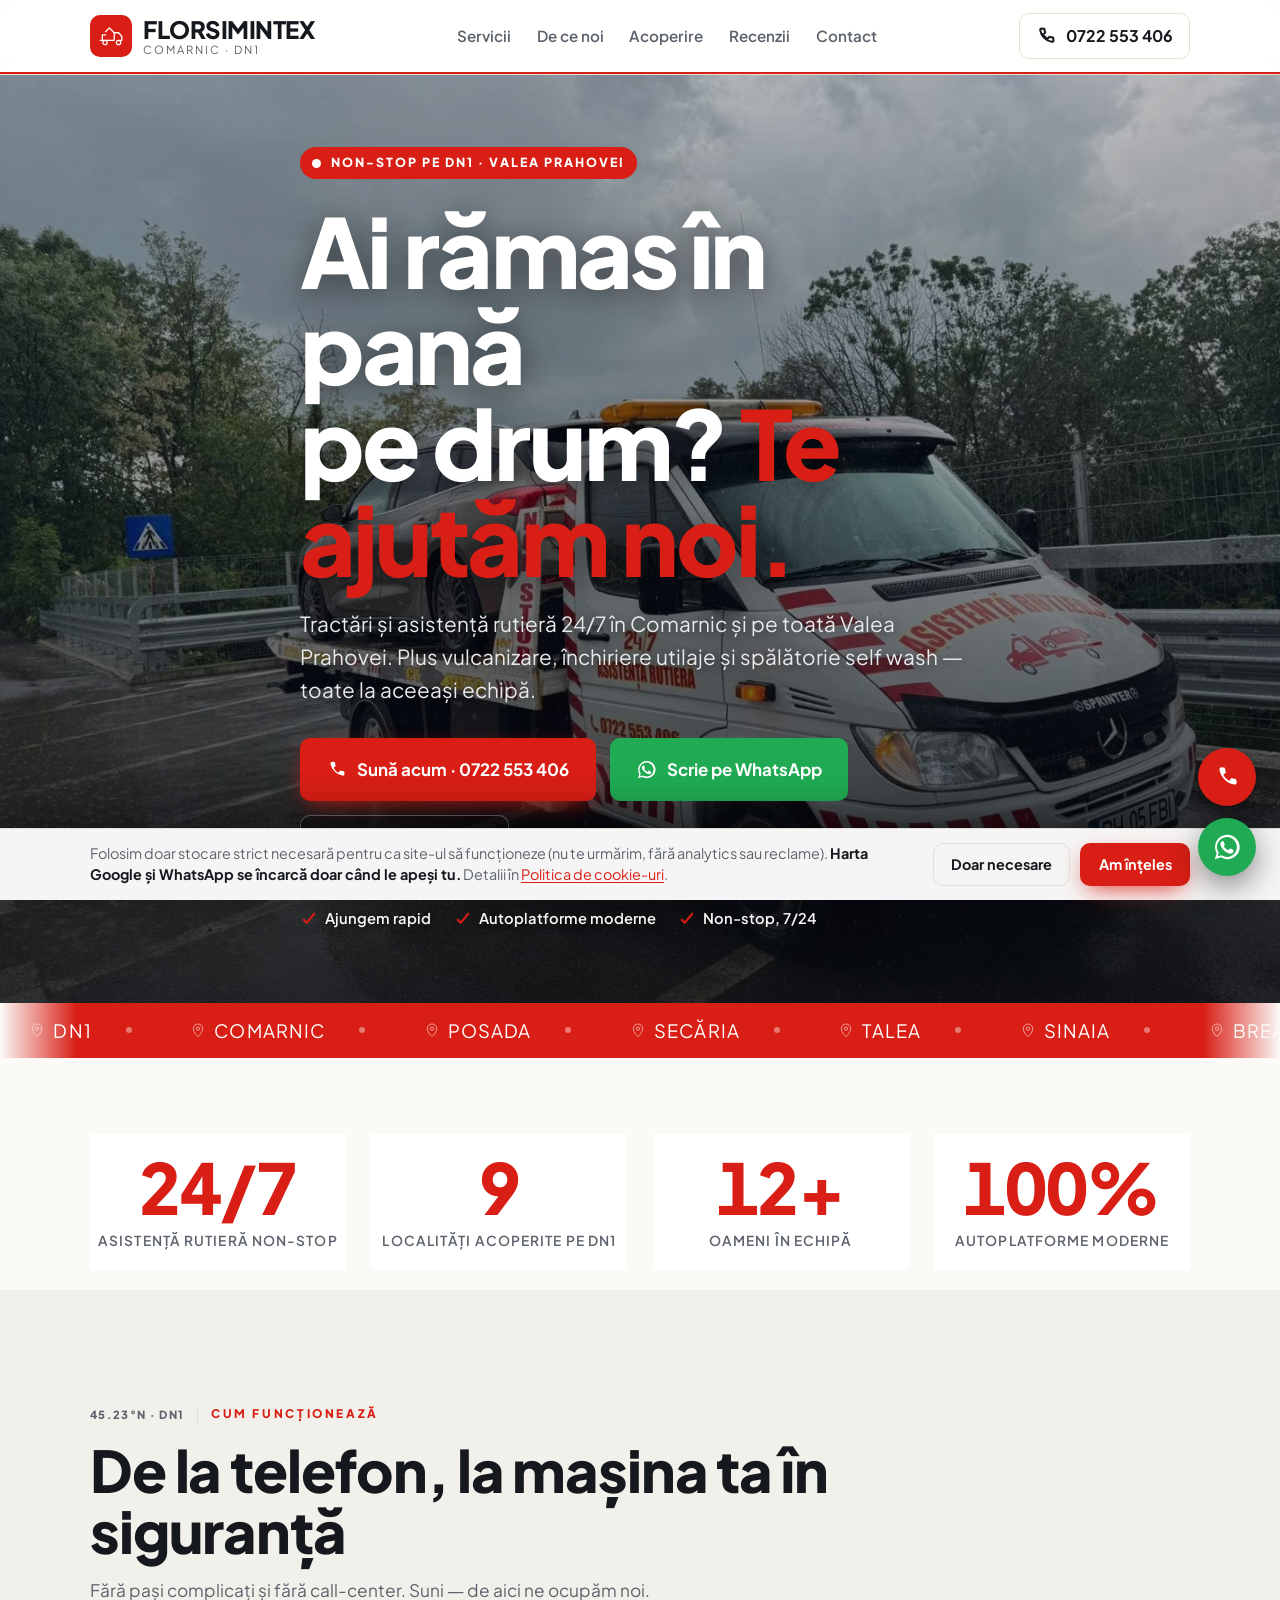
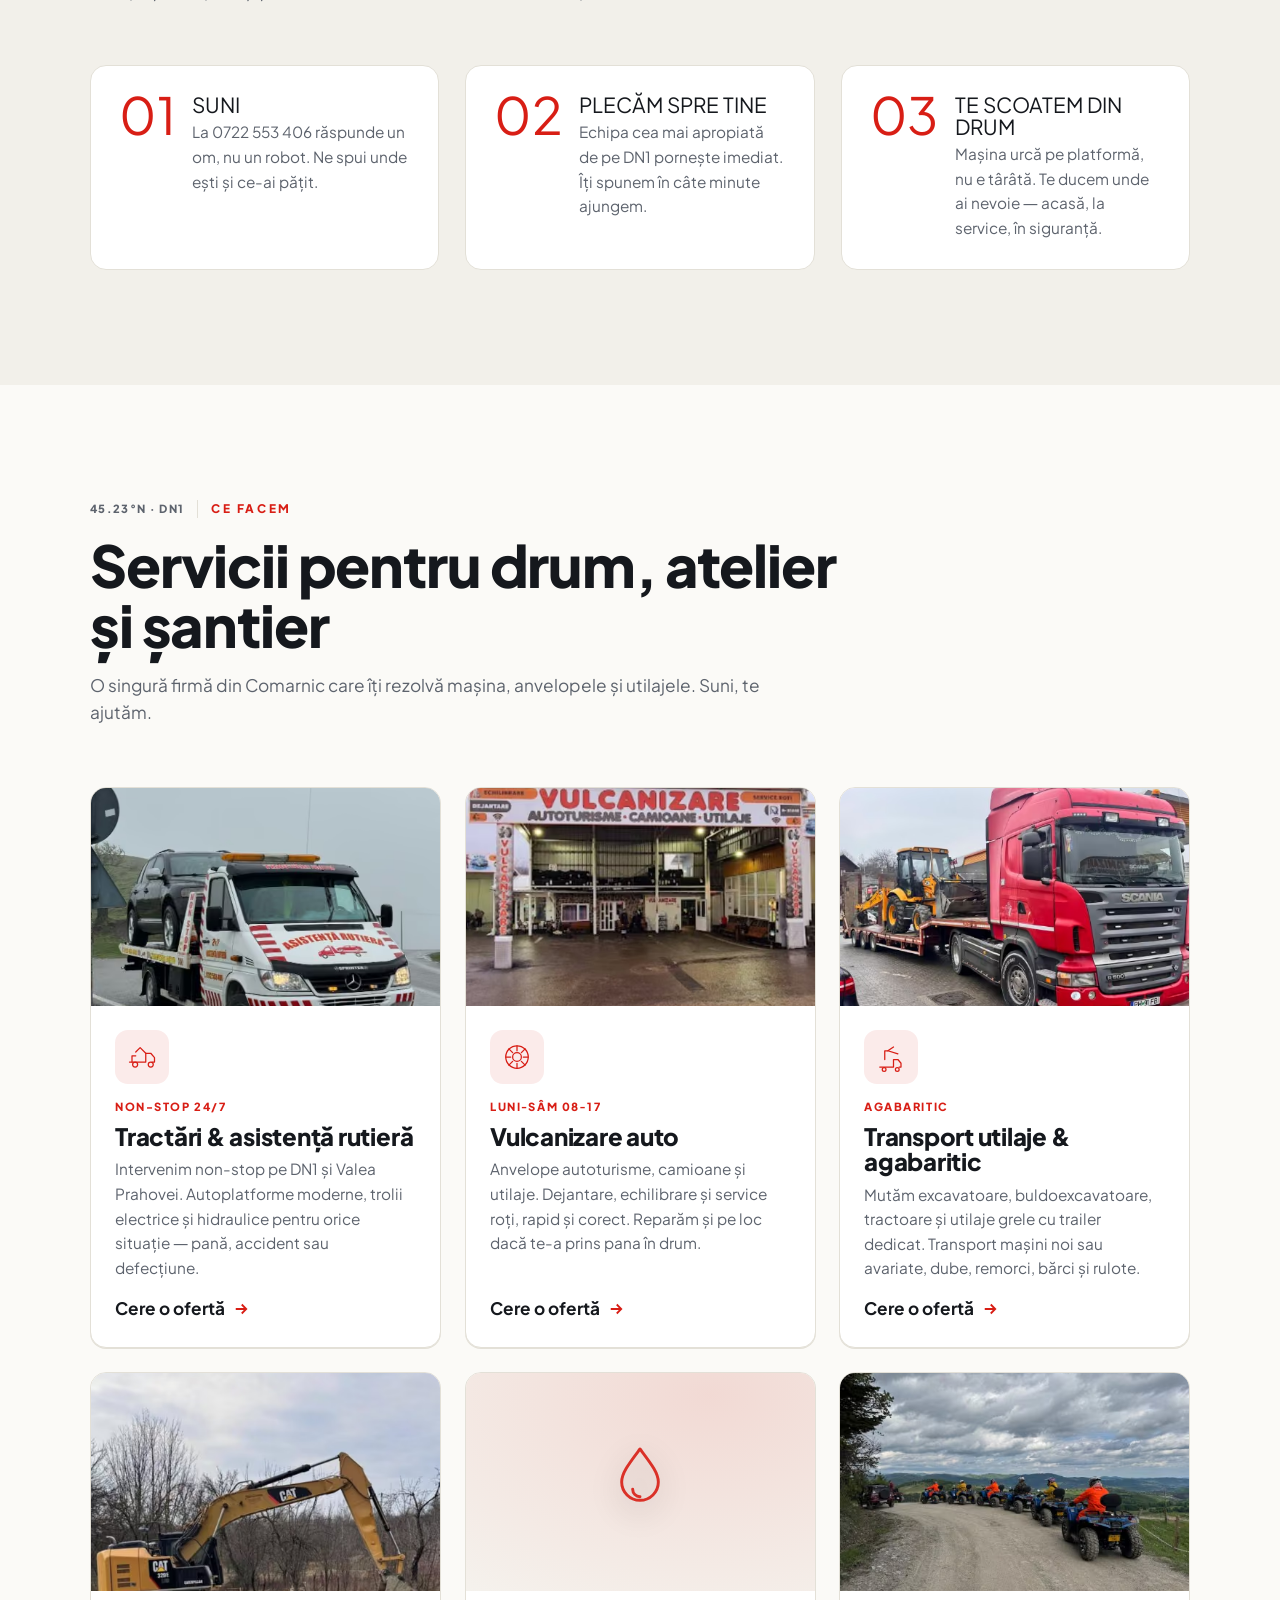
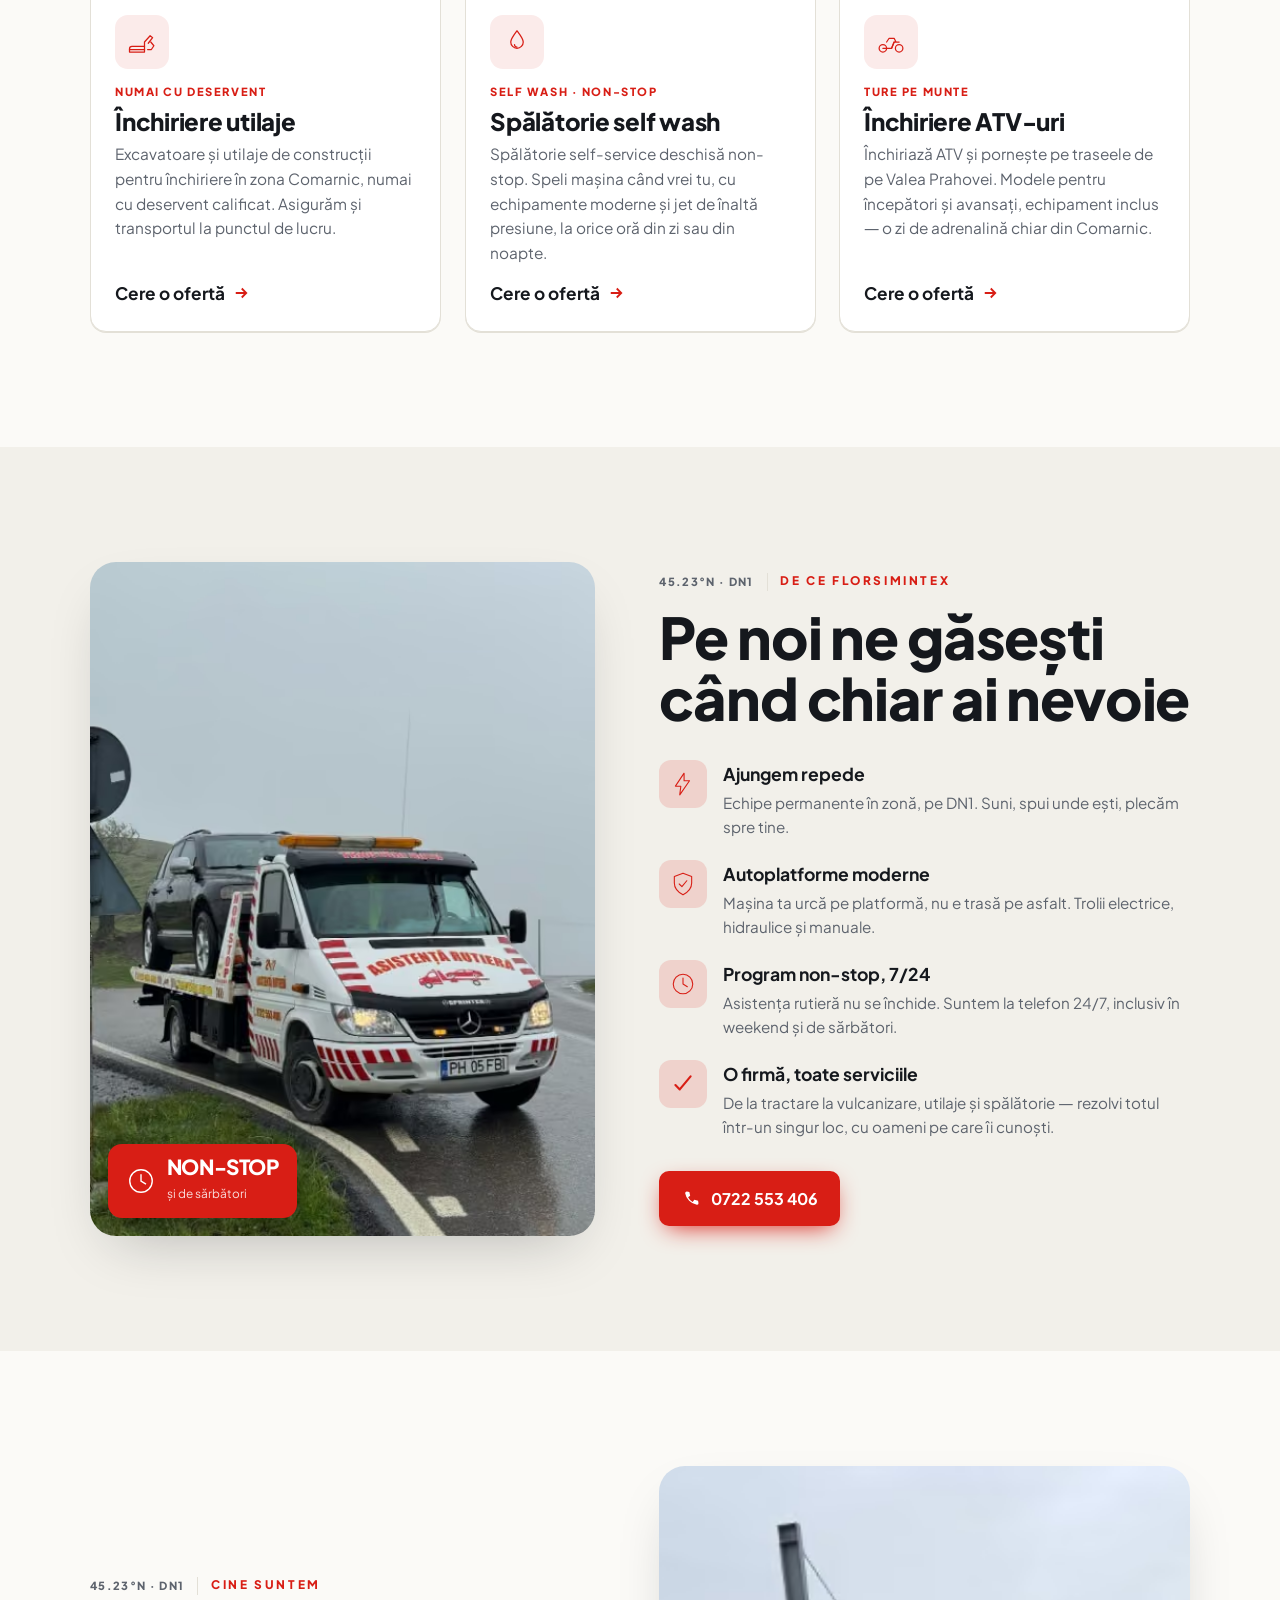
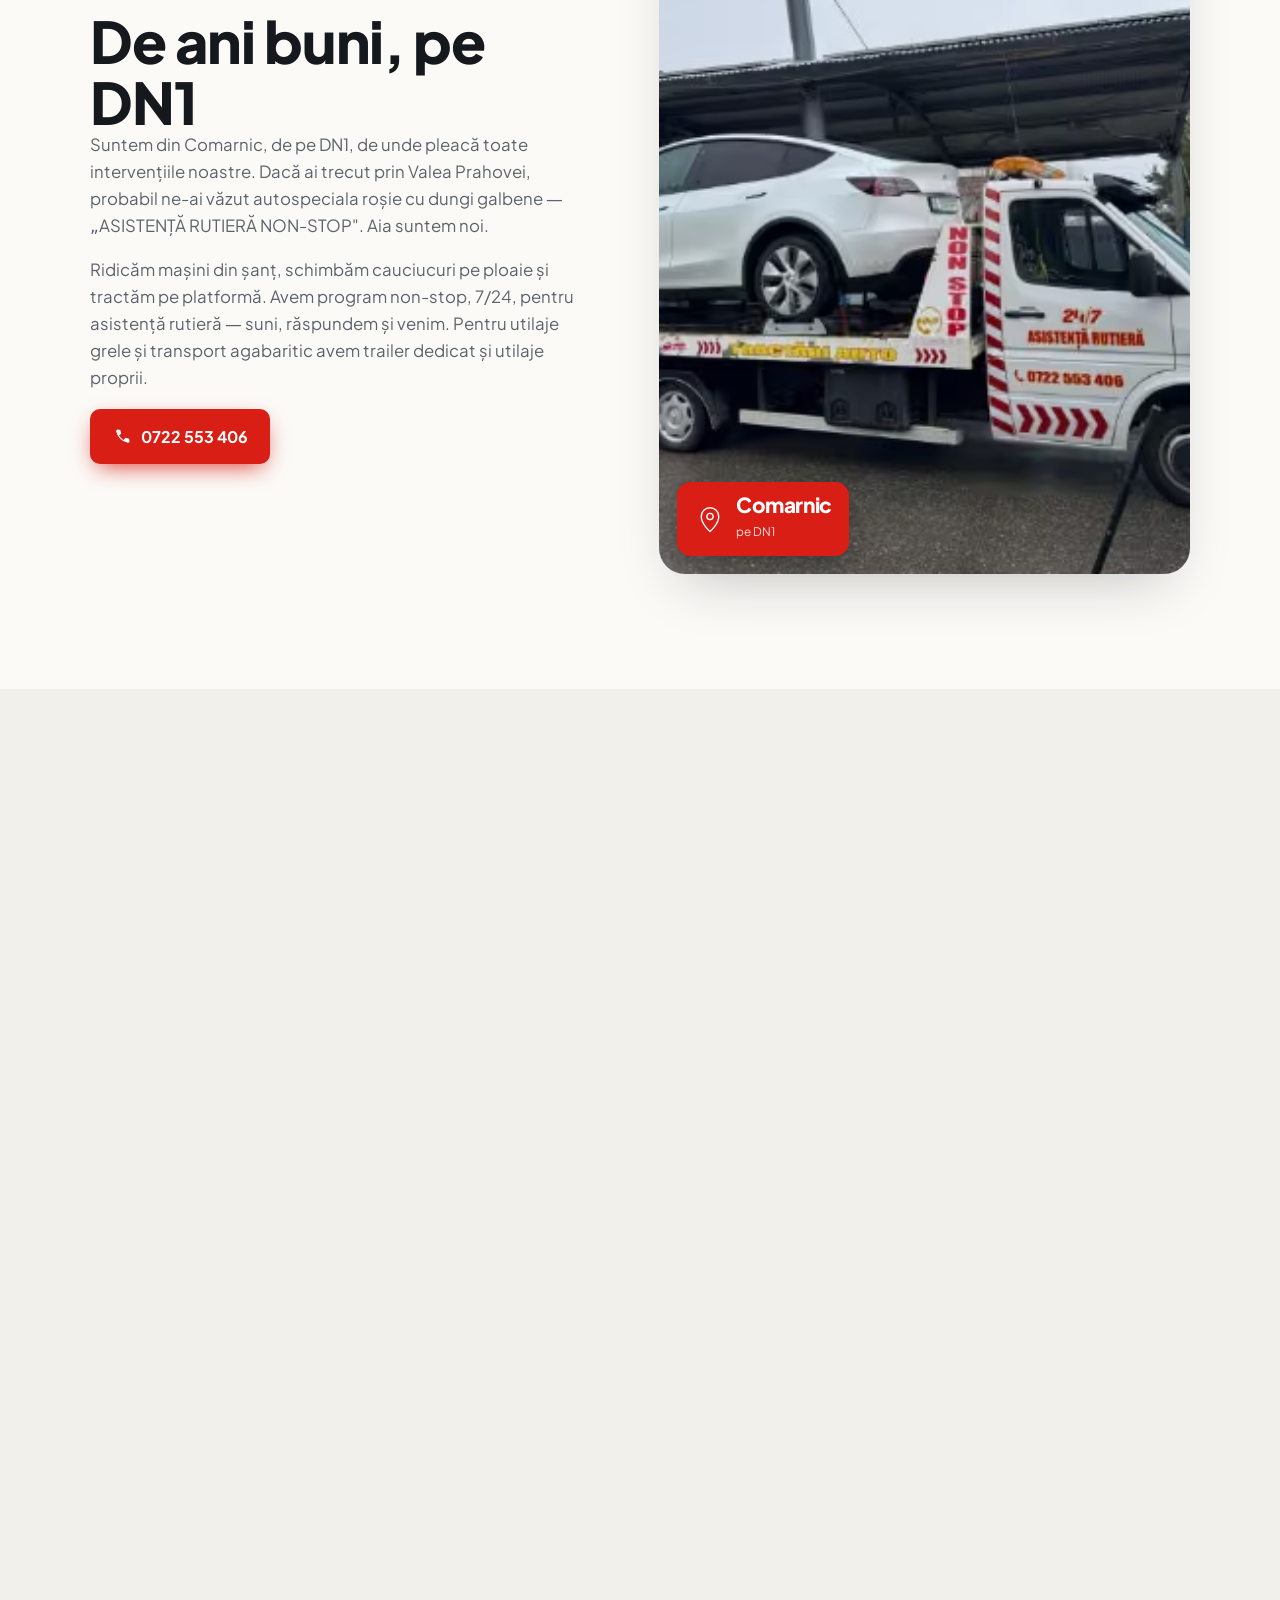
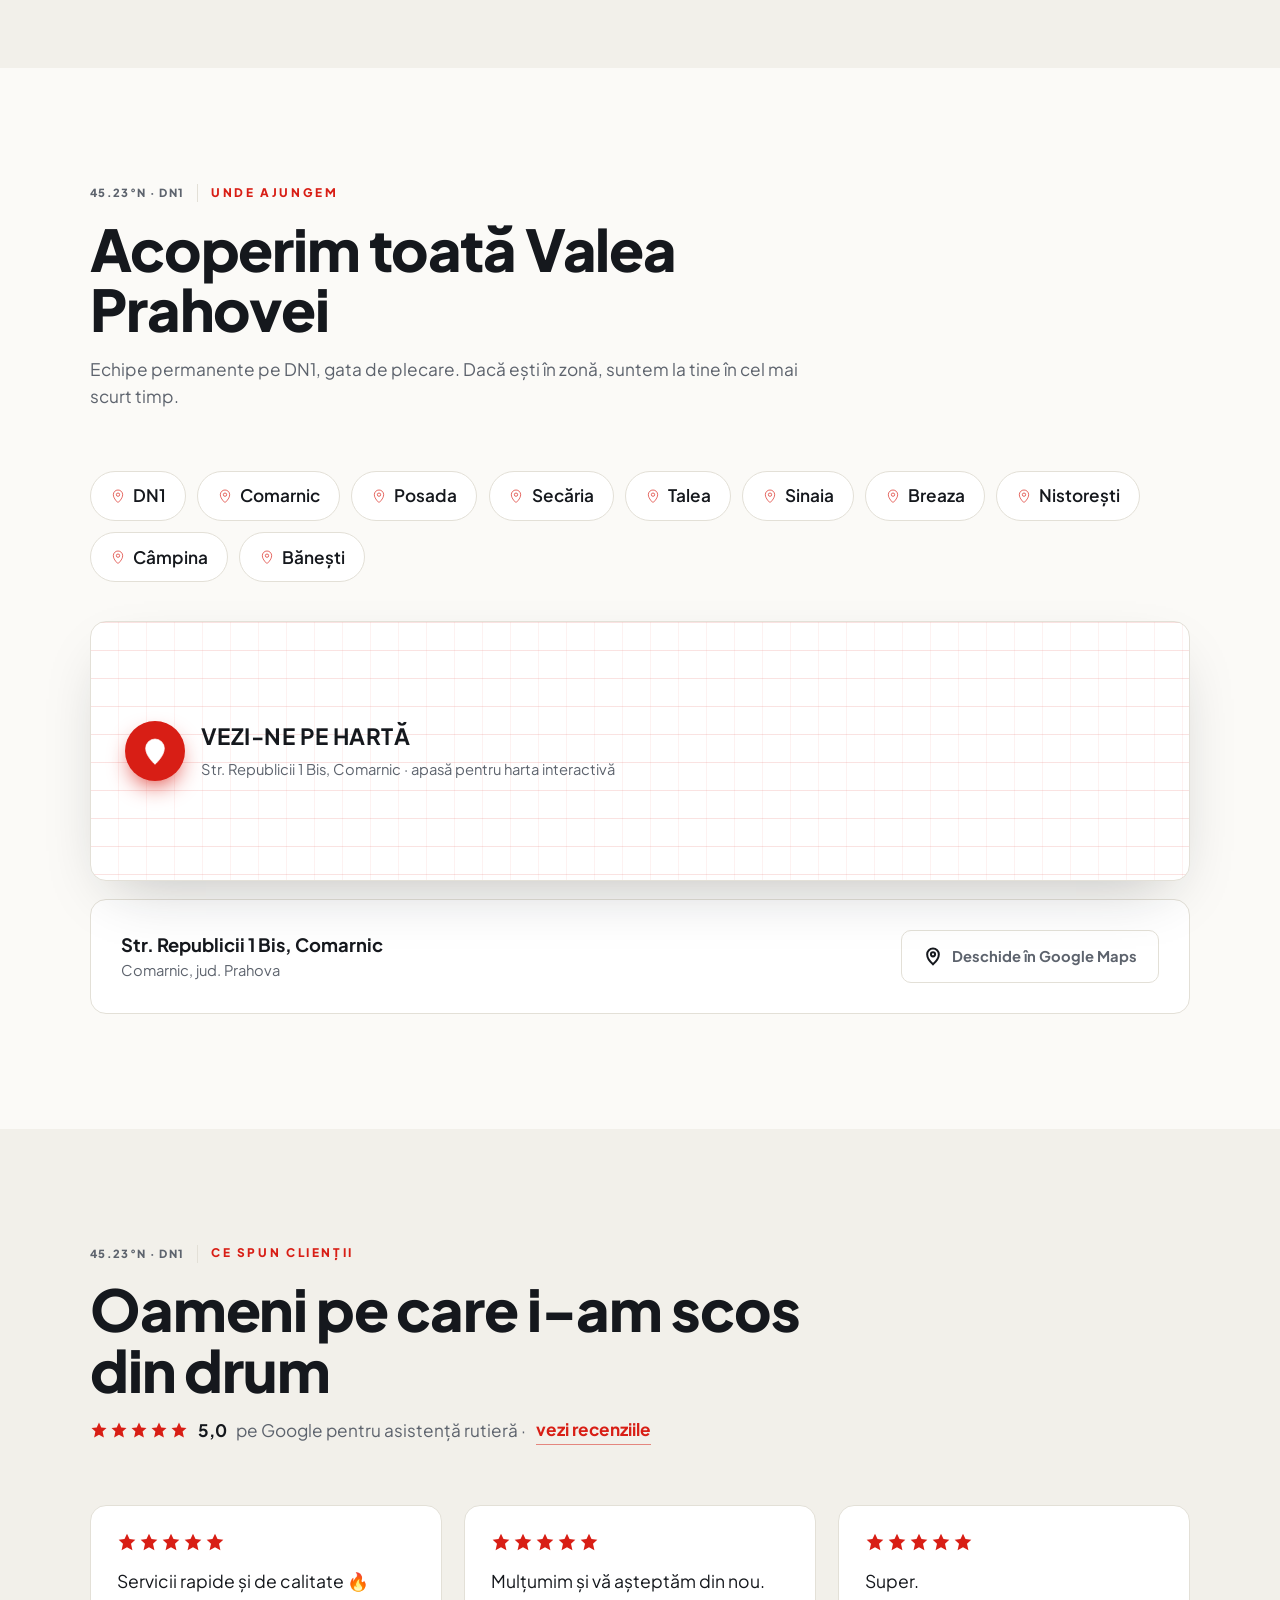
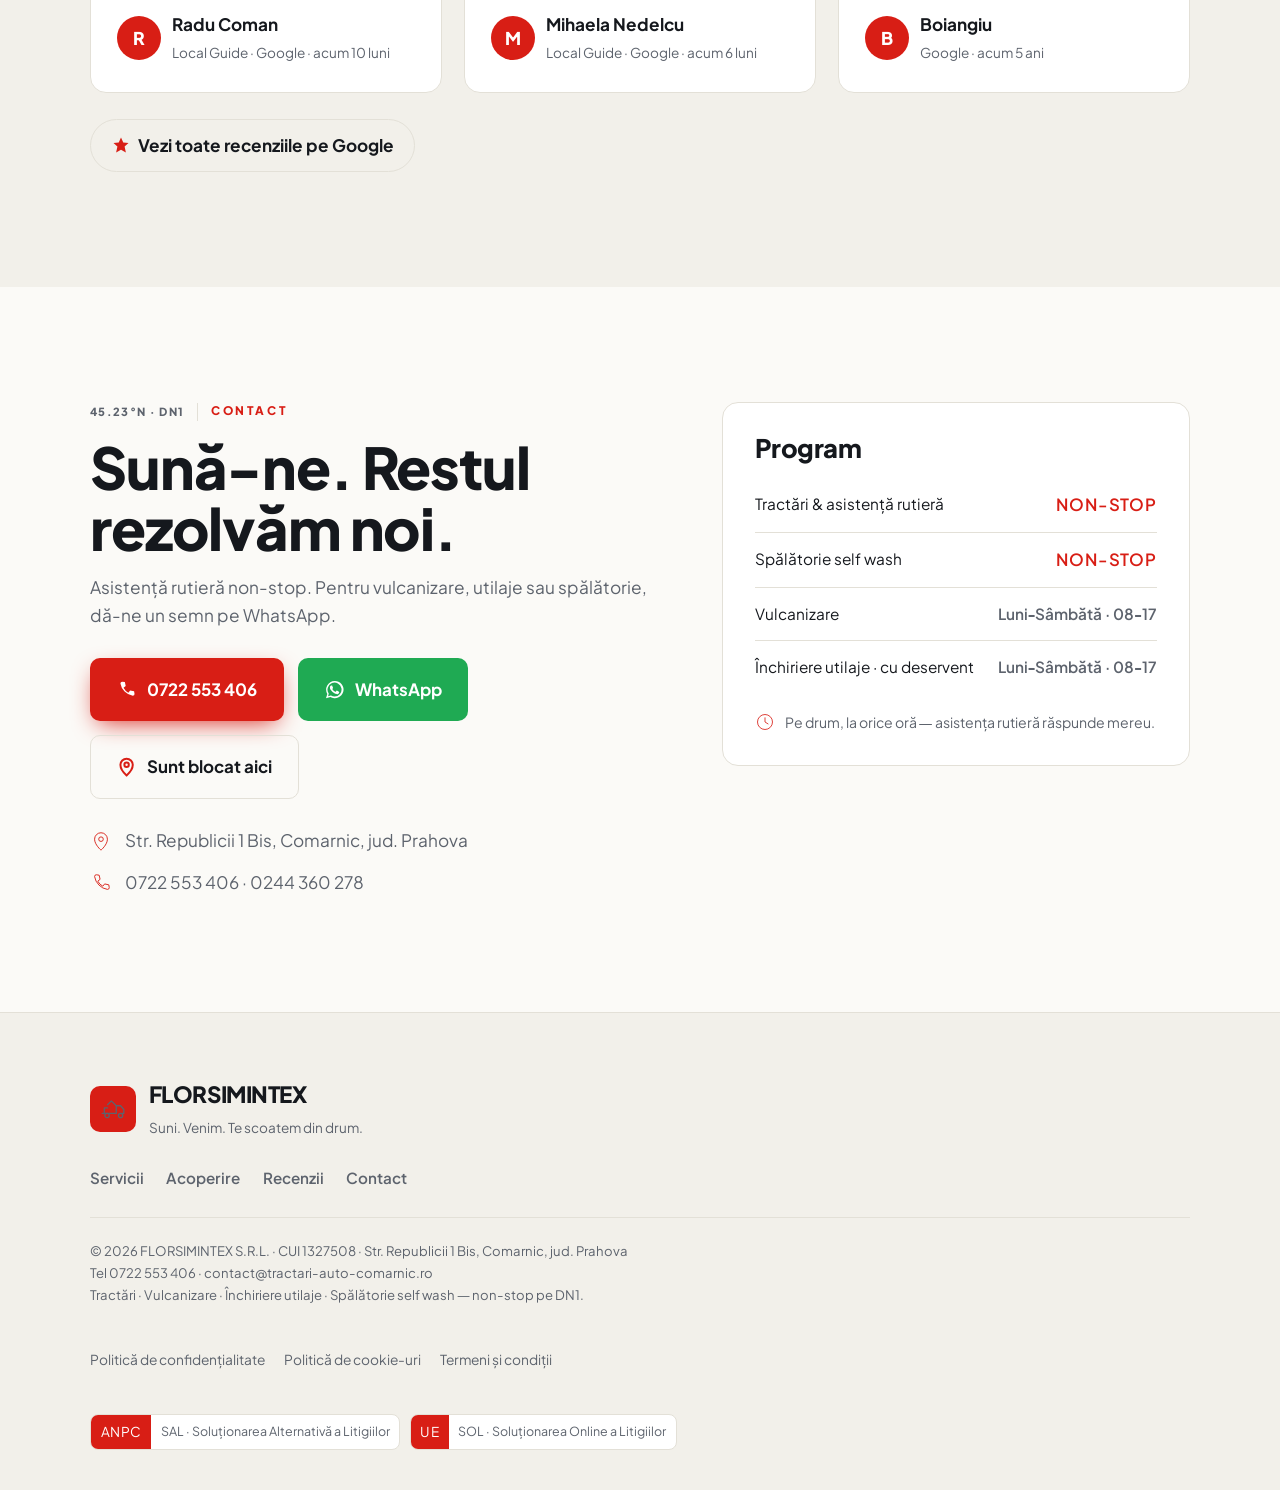
<file: clean.html>
<!doctype html>
<html lang="ro" class="theme-clean">
<head>
<meta charset="utf-8">
<meta name="viewport" content="width=device-width, initial-scale=1">
<title>FLORSIMINTEX Comarnic — Tractări non-stop, Vulcanizare, Utilaje & Spălătorie</title>
<meta name="description" content="Tractări auto și asistență rutieră non-stop pe DN1 și Valea Prahovei. Vulcanizare, transport și închiriere utilaje, spălătorie auto în Comarnic, Prahova. Sună 0722 553 406.">
<meta name="theme-color" content="#0d0e11">
<link rel="canonical" href="https://tractari-auto-comarnic.ro/clean.html">
<meta name="robots" content="noindex,follow">
<meta property="og:title" content="FLORSIMINTEX Comarnic — Tractări non-stop, Vulcanizare, Utilaje & Spălătorie">
<meta property="og:description" content="Tractări auto și asistență rutieră non-stop pe DN1 și Valea Prahovei. Vulcanizare, transport și închiriere utilaje, spălătorie auto în Comarnic, Prahova. Sună 0722 553 406.">
<meta property="og:type" content="website">
<meta property="og:url" content="https://tractari-auto-comarnic.ro/clean.html">
<meta property="og:locale" content="ro_RO">
<meta property="og:site_name" content="FLORSIMINTEX Comarnic">
<meta property="og:image" content="https://tractari-auto-comarnic.ro/assets/images/hero-tractare.jpg">
<meta property="og:image:width" content="1600">
<meta property="og:image:height" content="1200">
<meta name="twitter:card" content="summary_large_image">
<meta name="twitter:title" content="FLORSIMINTEX Comarnic — Tractări non-stop, Vulcanizare, Utilaje & Spălătorie">
<meta name="twitter:description" content="Tractări auto și asistență rutieră non-stop pe DN1 și Valea Prahovei. Vulcanizare, transport și închiriere utilaje, spălătorie auto în Comarnic, Prahova. Sună 0722 553 406.">
<meta name="twitter:image" content="https://tractari-auto-comarnic.ro/assets/images/hero-tractare.jpg">
<link rel="manifest" href="manifest.webmanifest">
<link rel="apple-touch-icon" href="assets/icons/icon-192.png">
<link rel="preconnect" href="https://www.google.com">
<link rel="preload" as="image" type="image/avif" imagesrcset="assets/images/hero-tractare-480.avif 480w, assets/images/hero-tractare-800.avif 800w, assets/images/hero-tractare-1200.avif 1200w, assets/images/hero-tractare-1600.avif 1600w" imagesizes="100vw" fetchpriority="high">
<link rel="preload" as="font" type="font/woff2" href="assets/fonts/anton-latin.woff2" crossorigin>
<link rel="preload" as="font" type="font/woff2" href="assets/fonts/pjs-700-latin.woff2" crossorigin>
<link rel="stylesheet" href="css/base.css">
<link rel="stylesheet" href="css/components.css">
<link rel="stylesheet" href="css/theme-clean.css">
<script type="application/ld+json">{"@context":"https://schema.org","@graph":[{"@type":["AutoRepair","EmergencyService"],"@id":"https://tractari-auto-comarnic.ro/#business","name":"FLORSIMINTEX S.R.L.","url":"https://tractari-auto-comarnic.ro","image":"https://tractari-auto-comarnic.ro/assets/images/hero-tractare.jpg","telephone":"+40722553406","email":"contact@tractari-auto-comarnic.ro","priceRange":"$$","currenciesAccepted":"RON","address":{"@type":"PostalAddress","streetAddress":"Str. Republicii 1 Bis","addressLocality":"Comarnic","addressRegion":"Prahova","postalCode":"105700","addressCountry":"RO"},"geo":{"@type":"GeoCoordinates","latitude":45.2486,"longitude":25.6361},"hasMap":"https://maps.app.goo.gl/q3RN5pKrEn8EoF1H6","sameAs":["https://maps.app.goo.gl/q3RN5pKrEn8EoF1H6","https://maps.app.goo.gl/4gYi3hnEfFh5eGaT8"],"contactPoint":[{"@type":"ContactPoint","telephone":"+40722553406","email":"contact@tractari-auto-comarnic.ro","contactType":"asistență rutieră","availableLanguage":"ro"},{"@type":"ContactPoint","telephone":"+40244360278","contactType":"birou"}],"areaServed":[{"@type":"Place","name":"DN1"},{"@type":"Place","name":"Comarnic"},{"@type":"Place","name":"Posada"},{"@type":"Place","name":"Secăria"},{"@type":"Place","name":"Talea"},{"@type":"Place","name":"Sinaia"},{"@type":"Place","name":"Breaza"},{"@type":"Place","name":"Nistorești"},{"@type":"Place","name":"Câmpina"},{"@type":"Place","name":"Bănești"}],"openingHoursSpecification":[{"@type":"OpeningHoursSpecification","dayOfWeek":["Monday","Tuesday","Wednesday","Thursday","Friday","Saturday","Sunday"],"opens":"00:00","closes":"23:59"}],"makesOffer":[{"@type":"Offer","name":"Tractări & asistență rutieră"},{"@type":"Offer","name":"Vulcanizare auto"},{"@type":"Offer","name":"Transport utilaje & agabaritic"},{"@type":"Offer","name":"Închiriere utilaje"},{"@type":"Offer","name":"Spălătorie self wash"},{"@type":"Offer","name":"Închiriere ATV-uri"}],"aggregateRating":{"@type":"AggregateRating","ratingValue":"5.0","reviewCount":"3","bestRating":"5"},"review":[{"@type":"Review","author":{"@type":"Person","name":"Radu Coman"},"reviewRating":{"@type":"Rating","ratingValue":5,"bestRating":5},"reviewBody":"Servicii rapide și de calitate 🔥"},{"@type":"Review","author":{"@type":"Person","name":"Mihaela Nedelcu"},"reviewRating":{"@type":"Rating","ratingValue":5,"bestRating":5},"reviewBody":"Mulțumim și vă așteptăm din nou."},{"@type":"Review","author":{"@type":"Person","name":"Boiangiu"},"reviewRating":{"@type":"Rating","ratingValue":5,"bestRating":5},"reviewBody":"Super."}]},{"@type":"Service","@id":"https://tractari-auto-comarnic.ro/#service-0","name":"Tractări & asistență rutieră","description":"Intervenim non-stop pe DN1 și Valea Prahovei. Autoplatforme moderne, trolii electrice și hidraulice pentru orice situație — pană, accident sau defecțiune.","serviceType":"Tractări & asistență rutieră","provider":{"@id":"https://tractari-auto-comarnic.ro/#business"},"areaServed":["DN1","Comarnic","Posada","Secăria","Talea","Sinaia","Breaza","Nistorești","Câmpina","Bănești"]},{"@type":"Service","@id":"https://tractari-auto-comarnic.ro/#service-1","name":"Vulcanizare auto","description":"Anvelope autoturisme, camioane și utilaje. Dejantare, echilibrare și service roți, rapid și corect. Reparăm și pe loc dacă te-a prins pana în drum.","serviceType":"Vulcanizare auto","provider":{"@id":"https://tractari-auto-comarnic.ro/#business"},"areaServed":["DN1","Comarnic","Posada","Secăria","Talea","Sinaia","Breaza","Nistorești","Câmpina","Bănești"]},{"@type":"Service","@id":"https://tractari-auto-comarnic.ro/#service-2","name":"Transport utilaje & agabaritic","description":"Mutăm excavatoare, buldoexcavatoare, tractoare și utilaje grele cu trailer dedicat. Transport mașini noi sau avariate, dube, remorci, bărci și rulote.","serviceType":"Transport utilaje & agabaritic","provider":{"@id":"https://tractari-auto-comarnic.ro/#business"},"areaServed":["DN1","Comarnic","Posada","Secăria","Talea","Sinaia","Breaza","Nistorești","Câmpina","Bănești"]},{"@type":"Service","@id":"https://tractari-auto-comarnic.ro/#service-3","name":"Închiriere utilaje","description":"Excavatoare și utilaje de construcții pentru închiriere în zona Comarnic, numai cu deservent calificat. Asigurăm și transportul la punctul de lucru.","serviceType":"Închiriere utilaje","provider":{"@id":"https://tractari-auto-comarnic.ro/#business"},"areaServed":["DN1","Comarnic","Posada","Secăria","Talea","Sinaia","Breaza","Nistorești","Câmpina","Bănești"]},{"@type":"Service","@id":"https://tractari-auto-comarnic.ro/#service-4","name":"Spălătorie self wash","description":"Spălătorie self-service deschisă non-stop. Speli mașina când vrei tu, cu echipamente moderne și jet de înaltă presiune, la orice oră din zi sau din noapte.","serviceType":"Spălătorie self wash","provider":{"@id":"https://tractari-auto-comarnic.ro/#business"},"areaServed":["DN1","Comarnic","Posada","Secăria","Talea","Sinaia","Breaza","Nistorești","Câmpina","Bănești"]},{"@type":"Service","@id":"https://tractari-auto-comarnic.ro/#service-5","name":"Închiriere ATV-uri","description":"Închiriază ATV și pornește pe traseele de pe Valea Prahovei. Modele pentru începători și avansați, echipament inclus — o zi de adrenalină chiar din Comarnic.","serviceType":"Închiriere ATV-uri","provider":{"@id":"https://tractari-auto-comarnic.ro/#business"},"areaServed":["DN1","Comarnic","Posada","Secăria","Talea","Sinaia","Breaza","Nistorești","Câmpina","Bănești"]}]}</script>
</head>
<body>

<a class="skip" href="#main">Sari la conținut</a>

<header class="site-head" id="top">
  <div class="wrap head-inner">
    <a class="brand" href="#top" aria-label="FLORSIMINTEX — acasă">
      <span class="brand-mark"><svg viewBox="0 0 48 48" aria-hidden="true"><path d="M4 32h26V18h8l6 7v7h-4"/><path d="M30 18l-9-9-7 7"/><circle cx="13" cy="36" r="4"/><circle cx="38" cy="36" r="4"/><path d="M8 32V22h6"/></svg></span>
      <span class="brand-txt"><b>FLORSIMINTEX</b><i>Comarnic · DN1</i></span>
    </a>
    <nav class="nav" aria-label="Principal">
      <a href="#servicii">Servicii</a>
      <a href="#dece">De ce noi</a>
      <a href="#acoperire">Acoperire</a>
      <a href="#recenzii">Recenzii</a>
      <a href="#contact">Contact</a>
    </nav>
    <div class="head-cta">
      <a class="btn btn-ghost" href="tel:+40722553406"><svg viewBox="0 0 48 48" aria-hidden="true"><path d="M14 6l6 1 2 9-5 4a24 24 0 0 0 11 11l4-5 9 2 1 6a4 4 0 0 1-4 4A34 34 0 0 1 10 10a4 4 0 0 1 4-4z"/></svg><span>0722 553 406</span></a>
      <button class="burger" aria-label="Meniu" aria-expanded="false"><span></span><span></span><span></span></button>
    </div>
  </div>
  <div class="chevron-bar" aria-hidden="true"><span class="chevron-bar__fill"></span></div>
</header>

<main id="main">

  <!-- HERO -->
  <section class="hero">
    <div class="hero-media"><picture>
            <source type="image/avif" srcset="assets/images/hero-tractare-480.avif 480w, assets/images/hero-tractare-800.avif 800w, assets/images/hero-tractare-1200.avif 1200w, assets/images/hero-tractare-1600.avif 1600w" sizes="100vw">
            <source type="image/webp" srcset="assets/images/hero-tractare-480.webp 480w, assets/images/hero-tractare-800.webp 800w, assets/images/hero-tractare-1200.webp 1200w, assets/images/hero-tractare-1600.webp 1600w" sizes="100vw">
            <img src="assets/images/hero-tractare.jpg" alt="Autospeciala FLORSIMINTEX tractând un autoturism pe DN1" width="1600" height="1200" fetchpriority="high" decoding="async">
          </picture></div>
    <div class="hero-overlay"></div>
    <div class="hero-sweep" aria-hidden="true"></div>
    <div class="wrap hero-inner">
      <p class="eyebrow reveal"><span class="ping"></span> Non-stop pe DN1 · Valea Prahovei</p>
      <h1 class="reveal">Ai rămas în pană<br>pe drum? <em>Te ajutăm noi.</em></h1>
      <p class="lead reveal">Tractări și asistență rutieră 24/7 în Comarnic și pe toată Valea Prahovei. Plus vulcanizare, închiriere utilaje și spălătorie self wash — toate la aceeași echipă.</p>
      <div class="hero-actions reveal">
        <a class="btn btn-call" href="tel:+40722553406"><svg viewBox="0 0 48 48" aria-hidden="true"><path d="M14 6l6 1 2 9-5 4a24 24 0 0 0 11 11l4-5 9 2 1 6a4 4 0 0 1-4 4A34 34 0 0 1 10 10a4 4 0 0 1 4-4z"/></svg><span>Sună acum · 0722 553 406</span></a>
        <a class="btn btn-wa" href="https://wa.me/40722553406?text=Bun%C4%83%20ziua!%20Am%20nevoie%20de%20ajutor%20%E2%80%94%20" target="_blank" rel="noopener"><svg viewBox="0 0 32 32" aria-hidden="true"><path d="M16 3a13 13 0 0 0-11 19.6L3 29l6.6-2a13 13 0 1 0 6.4-24zm0 23.6a10.6 10.6 0 0 1-5.4-1.5l-.4-.2-4 1 1-3.9-.3-.4A10.6 10.6 0 1 1 16 26.6zm6-7.9c-.3-.2-2-1-2.3-1.1-.3-.1-.5-.2-.8.2s-.9 1.1-1.1 1.3-.4.2-.8 0a8.6 8.6 0 0 1-4.3-3.7c-.3-.6.3-.5.9-1.8.1-.2 0-.4 0-.6s-.8-1.9-1-2.6c-.3-.7-.6-.6-.8-.6h-.7a1.3 1.3 0 0 0-1 .4 4 4 0 0 0-1.2 2.9 6.9 6.9 0 0 0 1.4 3.6 15.7 15.7 0 0 0 6 5.3c2.2 1 3 1 4.1.9a3.5 3.5 0 0 0 2.3-1.6 2.9 2.9 0 0 0 .2-1.6c0-.2-.3-.3-.6-.5z"/></svg><span>Scrie pe WhatsApp</span></a>
        <a class="btn btn-ghost btn-loc" href="https://wa.me/40722553406?text=Bun%C4%83%20ziua!%20Am%20r%C4%83mas%20%C3%AEn%20pan%C4%83%20%C8%99i%20am%20nevoie%20de%20tractare." target="_blank" rel="noopener" data-geo data-wa="40722553406"><svg viewBox="0 0 48 48" aria-hidden="true"><path d="M24 44s14-12 14-24a14 14 0 1 0-28 0c0 12 14 24 14 24z"/><circle cx="24" cy="20" r="5"/></svg><span>Sunt blocat aici</span></a>
      </div>
      <ul class="hero-chips reveal">
        <li><svg viewBox="0 0 24 24" aria-hidden="true"><path d="M5 13l4 4 10-12"/></svg> Ajungem rapid</li>
        <li><svg viewBox="0 0 24 24" aria-hidden="true"><path d="M5 13l4 4 10-12"/></svg> Autoplatforme moderne</li>
        <li><svg viewBox="0 0 24 24" aria-hidden="true"><path d="M5 13l4 4 10-12"/></svg> Non-stop, 7/24</li>
      </ul>
    </div>
  </section>

  <!-- TICKER ZONE -->
  <div class="ticker" aria-label="Zone acoperite">
    <div class="ticker-track">
      <span><svg viewBox="0 0 48 48" aria-hidden="true"><path d="M24 44s14-12 14-24a14 14 0 1 0-28 0c0 12 14 24 14 24z"/><circle cx="24" cy="20" r="5"/></svg>DN1</span><span><svg viewBox="0 0 48 48" aria-hidden="true"><path d="M24 44s14-12 14-24a14 14 0 1 0-28 0c0 12 14 24 14 24z"/><circle cx="24" cy="20" r="5"/></svg>Comarnic</span><span><svg viewBox="0 0 48 48" aria-hidden="true"><path d="M24 44s14-12 14-24a14 14 0 1 0-28 0c0 12 14 24 14 24z"/><circle cx="24" cy="20" r="5"/></svg>Posada</span><span><svg viewBox="0 0 48 48" aria-hidden="true"><path d="M24 44s14-12 14-24a14 14 0 1 0-28 0c0 12 14 24 14 24z"/><circle cx="24" cy="20" r="5"/></svg>Secăria</span><span><svg viewBox="0 0 48 48" aria-hidden="true"><path d="M24 44s14-12 14-24a14 14 0 1 0-28 0c0 12 14 24 14 24z"/><circle cx="24" cy="20" r="5"/></svg>Talea</span><span><svg viewBox="0 0 48 48" aria-hidden="true"><path d="M24 44s14-12 14-24a14 14 0 1 0-28 0c0 12 14 24 14 24z"/><circle cx="24" cy="20" r="5"/></svg>Sinaia</span><span><svg viewBox="0 0 48 48" aria-hidden="true"><path d="M24 44s14-12 14-24a14 14 0 1 0-28 0c0 12 14 24 14 24z"/><circle cx="24" cy="20" r="5"/></svg>Breaza</span><span><svg viewBox="0 0 48 48" aria-hidden="true"><path d="M24 44s14-12 14-24a14 14 0 1 0-28 0c0 12 14 24 14 24z"/><circle cx="24" cy="20" r="5"/></svg>Nistorești</span><span><svg viewBox="0 0 48 48" aria-hidden="true"><path d="M24 44s14-12 14-24a14 14 0 1 0-28 0c0 12 14 24 14 24z"/><circle cx="24" cy="20" r="5"/></svg>Câmpina</span><span><svg viewBox="0 0 48 48" aria-hidden="true"><path d="M24 44s14-12 14-24a14 14 0 1 0-28 0c0 12 14 24 14 24z"/><circle cx="24" cy="20" r="5"/></svg>Bănești</span><span><svg viewBox="0 0 48 48" aria-hidden="true"><path d="M24 44s14-12 14-24a14 14 0 1 0-28 0c0 12 14 24 14 24z"/><circle cx="24" cy="20" r="5"/></svg>DN1</span><span><svg viewBox="0 0 48 48" aria-hidden="true"><path d="M24 44s14-12 14-24a14 14 0 1 0-28 0c0 12 14 24 14 24z"/><circle cx="24" cy="20" r="5"/></svg>Comarnic</span><span><svg viewBox="0 0 48 48" aria-hidden="true"><path d="M24 44s14-12 14-24a14 14 0 1 0-28 0c0 12 14 24 14 24z"/><circle cx="24" cy="20" r="5"/></svg>Posada</span><span><svg viewBox="0 0 48 48" aria-hidden="true"><path d="M24 44s14-12 14-24a14 14 0 1 0-28 0c0 12 14 24 14 24z"/><circle cx="24" cy="20" r="5"/></svg>Secăria</span><span><svg viewBox="0 0 48 48" aria-hidden="true"><path d="M24 44s14-12 14-24a14 14 0 1 0-28 0c0 12 14 24 14 24z"/><circle cx="24" cy="20" r="5"/></svg>Talea</span><span><svg viewBox="0 0 48 48" aria-hidden="true"><path d="M24 44s14-12 14-24a14 14 0 1 0-28 0c0 12 14 24 14 24z"/><circle cx="24" cy="20" r="5"/></svg>Sinaia</span><span><svg viewBox="0 0 48 48" aria-hidden="true"><path d="M24 44s14-12 14-24a14 14 0 1 0-28 0c0 12 14 24 14 24z"/><circle cx="24" cy="20" r="5"/></svg>Breaza</span><span><svg viewBox="0 0 48 48" aria-hidden="true"><path d="M24 44s14-12 14-24a14 14 0 1 0-28 0c0 12 14 24 14 24z"/><circle cx="24" cy="20" r="5"/></svg>Nistorești</span><span><svg viewBox="0 0 48 48" aria-hidden="true"><path d="M24 44s14-12 14-24a14 14 0 1 0-28 0c0 12 14 24 14 24z"/><circle cx="24" cy="20" r="5"/></svg>Câmpina</span><span><svg viewBox="0 0 48 48" aria-hidden="true"><path d="M24 44s14-12 14-24a14 14 0 1 0-28 0c0 12 14 24 14 24z"/><circle cx="24" cy="20" r="5"/></svg>Bănești</span><span><svg viewBox="0 0 48 48" aria-hidden="true"><path d="M24 44s14-12 14-24a14 14 0 1 0-28 0c0 12 14 24 14 24z"/><circle cx="24" cy="20" r="5"/></svg>DN1</span><span><svg viewBox="0 0 48 48" aria-hidden="true"><path d="M24 44s14-12 14-24a14 14 0 1 0-28 0c0 12 14 24 14 24z"/><circle cx="24" cy="20" r="5"/></svg>Comarnic</span><span><svg viewBox="0 0 48 48" aria-hidden="true"><path d="M24 44s14-12 14-24a14 14 0 1 0-28 0c0 12 14 24 14 24z"/><circle cx="24" cy="20" r="5"/></svg>Posada</span><span><svg viewBox="0 0 48 48" aria-hidden="true"><path d="M24 44s14-12 14-24a14 14 0 1 0-28 0c0 12 14 24 14 24z"/><circle cx="24" cy="20" r="5"/></svg>Secăria</span><span><svg viewBox="0 0 48 48" aria-hidden="true"><path d="M24 44s14-12 14-24a14 14 0 1 0-28 0c0 12 14 24 14 24z"/><circle cx="24" cy="20" r="5"/></svg>Talea</span><span><svg viewBox="0 0 48 48" aria-hidden="true"><path d="M24 44s14-12 14-24a14 14 0 1 0-28 0c0 12 14 24 14 24z"/><circle cx="24" cy="20" r="5"/></svg>Sinaia</span><span><svg viewBox="0 0 48 48" aria-hidden="true"><path d="M24 44s14-12 14-24a14 14 0 1 0-28 0c0 12 14 24 14 24z"/><circle cx="24" cy="20" r="5"/></svg>Breaza</span><span><svg viewBox="0 0 48 48" aria-hidden="true"><path d="M24 44s14-12 14-24a14 14 0 1 0-28 0c0 12 14 24 14 24z"/><circle cx="24" cy="20" r="5"/></svg>Nistorești</span><span><svg viewBox="0 0 48 48" aria-hidden="true"><path d="M24 44s14-12 14-24a14 14 0 1 0-28 0c0 12 14 24 14 24z"/><circle cx="24" cy="20" r="5"/></svg>Câmpina</span><span><svg viewBox="0 0 48 48" aria-hidden="true"><path d="M24 44s14-12 14-24a14 14 0 1 0-28 0c0 12 14 24 14 24z"/><circle cx="24" cy="20" r="5"/></svg>Bănești</span>
    </div>
  </div>

  <!-- STATS -->
  <section class="stats wrap">
    <div class="stat reveal"><b data-count="24/7">24/7</b><span>asistență rutieră non-stop</span></div><div class="stat reveal"><b data-count="9">9</b><span>localități acoperite pe DN1</span></div><div class="stat reveal"><b data-count="12+">12+</b><span>oameni în echipă</span></div><div class="stat reveal"><b data-count="100%">100%</b><span>autoplatforme moderne</span></div>
  </section>

  <!-- CUM FUNCȚIONEAZĂ -->
  <section class="section section-alt" id="cum">
    <div class="wrap">
      <header class="sec-head reveal">
        <p class="kicker">Cum funcționează</p>
        <h2>De la telefon, la mașina ta în siguranță</h2>
        <p class="sub">Fără pași complicați și fără call-center. Suni — de aici ne ocupăm noi.</p>
      </header>
      <ol class="steps">
        <li class="step reveal"><span class="step-no">01</span><div><h3>Suni</h3><p>La 0722 553 406 răspunde un om, nu un robot. Ne spui unde ești și ce-ai pățit.</p></div></li>
        <li class="step reveal"><span class="step-no">02</span><div><h3>Plecăm spre tine</h3><p>Echipa cea mai apropiată de pe DN1 pornește imediat. Îți spunem în câte minute ajungem.</p></div></li>
        <li class="step reveal"><span class="step-no">03</span><div><h3>Te scoatem din drum</h3><p>Mașina urcă pe platformă, nu e târâtă. Te ducem unde ai nevoie — acasă, la service, în siguranță.</p></div></li>
      </ol>
    </div>
  </section>

  <!-- SERVICII -->
  <section class="section" id="servicii">
    <div class="wrap">
      <header class="sec-head reveal">
        <p class="kicker">Ce facem</p>
        <h2>Servicii pentru drum, atelier și șantier</h2>
        <p class="sub">O singură firmă din Comarnic care îți rezolvă mașina, anvelopele și utilajele. Suni, te ajutăm.</p>
      </header>
      <div class="services">
        
        <article class="card reveal has-img" style="--i:0">
          <span class="card-glow" aria-hidden="true"></span>
          <div class="card-media"><picture>
            <source type="image/avif" srcset="assets/images/asistenta-rutiera-480.avif 480w, assets/images/asistenta-rutiera-800.avif 800w" sizes="(max-width:880px) 100vw, 380px">
            <source type="image/webp" srcset="assets/images/asistenta-rutiera-480.webp 480w, assets/images/asistenta-rutiera-800.webp 800w" sizes="(max-width:880px) 100vw, 380px">
            <img src="assets/images/asistenta-rutiera.jpg" alt="Tractări & asistență rutieră — FLORSIMINTEX Comarnic" width="1000" height="1333" loading="lazy" decoding="async">
          </picture></div>
          <div class="card-body">
            <span class="card-ico"><svg viewBox="0 0 48 48" aria-hidden="true"><path d="M4 32h26V18h8l6 7v7h-4"/><path d="M30 18l-9-9-7 7"/><circle cx="13" cy="36" r="4"/><circle cx="38" cy="36" r="4"/><path d="M8 32V22h6"/></svg></span>
            <span class="card-tag">NON-STOP 24/7</span>
            <h3>Tractări & asistență rutieră</h3>
            <p>Intervenim non-stop pe DN1 și Valea Prahovei. Autoplatforme moderne, trolii electrice și hidraulice pentru orice situație — pană, accident sau defecțiune.</p>
            <a class="card-link" href="https://wa.me/40722553406?text=Bun%C4%83%20ziua!%20Vreau%20detalii%20despre%3A%20Tract%C4%83ri%20%26%20asisten%C8%9B%C4%83%20rutier%C4%83" target="_blank" rel="noopener">Cere o ofertă <svg viewBox="0 0 24 24" aria-hidden="true"><path d="M5 12h14M13 6l6 6-6 6"/></svg></a>
          </div>
        </article>
        <article class="card reveal has-img" style="--i:1">
          <span class="card-glow" aria-hidden="true"></span>
          <div class="card-media"><picture>
            <source type="image/avif" srcset="assets/images/vulcanizare-atelier-480.avif 480w, assets/images/vulcanizare-atelier-800.avif 800w, assets/images/vulcanizare-atelier-1200.avif 1200w" sizes="(max-width:880px) 100vw, 380px">
            <source type="image/webp" srcset="assets/images/vulcanizare-atelier-480.webp 480w, assets/images/vulcanizare-atelier-800.webp 800w, assets/images/vulcanizare-atelier-1200.webp 1200w" sizes="(max-width:880px) 100vw, 380px">
            <img src="assets/images/vulcanizare-atelier.jpg" alt="Vulcanizare auto — FLORSIMINTEX Comarnic" width="1400" height="1162" loading="lazy" decoding="async">
          </picture></div>
          <div class="card-body">
            <span class="card-ico"><svg viewBox="0 0 48 48" aria-hidden="true"><circle cx="24" cy="24" r="18"/><circle cx="24" cy="24" r="7"/><path d="M24 6v8M24 34v8M6 24h8M34 24h8M11 11l6 6M31 31l6 6M37 11l-6 6M17 31l-6 6"/></svg></span>
            <span class="card-tag">Luni–Sâm 08–17</span>
            <h3>Vulcanizare auto</h3>
            <p>Anvelope autoturisme, camioane și utilaje. Dejantare, echilibrare și service roți, rapid și corect. Reparăm și pe loc dacă te-a prins pana în drum.</p>
            <a class="card-link" href="https://wa.me/40722553406?text=Bun%C4%83%20ziua!%20Vreau%20detalii%20despre%3A%20Vulcanizare%20auto" target="_blank" rel="noopener">Cere o ofertă <svg viewBox="0 0 24 24" aria-hidden="true"><path d="M5 12h14M13 6l6 6-6 6"/></svg></a>
          </div>
        </article>
        <article class="card reveal has-img" style="--i:2">
          <span class="card-glow" aria-hidden="true"></span>
          <div class="card-media"><picture>
            <source type="image/avif" srcset="assets/images/transport-utilaje-480.avif 480w, assets/images/transport-utilaje-800.avif 800w, assets/images/transport-utilaje-1200.avif 1200w" sizes="(max-width:880px) 100vw, 380px">
            <source type="image/webp" srcset="assets/images/transport-utilaje-480.webp 480w, assets/images/transport-utilaje-800.webp 800w, assets/images/transport-utilaje-1200.webp 1200w" sizes="(max-width:880px) 100vw, 380px">
            <img src="assets/images/transport-utilaje.jpg" alt="Transport utilaje & agabaritic — FLORSIMINTEX Comarnic" width="1400" height="1050" loading="lazy" decoding="async">
          </picture></div>
          <div class="card-body">
            <span class="card-ico"><svg viewBox="0 0 48 48" aria-hidden="true"><path d="M6 40h22V28h7l5 6v6h-3"/><path d="M14 28V14h5l16 5"/><path d="M19 14l9-6"/><circle cx="13" cy="44" r="3"/><circle cx="34" cy="44" r="3"/></svg></span>
            <span class="card-tag">Agabaritic</span>
            <h3>Transport utilaje & agabaritic</h3>
            <p>Mutăm excavatoare, buldoexcavatoare, tractoare și utilaje grele cu trailer dedicat. Transport mașini noi sau avariate, dube, remorci, bărci și rulote.</p>
            <a class="card-link" href="https://wa.me/40722553406?text=Bun%C4%83%20ziua!%20Vreau%20detalii%20despre%3A%20Transport%20utilaje%20%26%20agabaritic" target="_blank" rel="noopener">Cere o ofertă <svg viewBox="0 0 24 24" aria-hidden="true"><path d="M5 12h14M13 6l6 6-6 6"/></svg></a>
          </div>
        </article>
        <article class="card reveal has-img" style="--i:3">
          <span class="card-glow" aria-hidden="true"></span>
          <div class="card-media"><picture>
            <source type="image/avif" srcset="assets/images/inchiriere-utilaje-480.avif 480w, assets/images/inchiriere-utilaje-800.avif 800w" sizes="(max-width:880px) 100vw, 380px">
            <source type="image/webp" srcset="assets/images/inchiriere-utilaje-480.webp 480w, assets/images/inchiriere-utilaje-800.webp 800w" sizes="(max-width:880px) 100vw, 380px">
            <img src="assets/images/inchiriere-utilaje.jpg" alt="Închiriere utilaje — FLORSIMINTEX Comarnic" width="1100" height="986" loading="lazy" decoding="async">
          </picture></div>
          <div class="card-body">
            <span class="card-ico"><svg viewBox="0 0 48 48" aria-hidden="true"><path d="M4 40h24v-9H8a4 4 0 0 0-4 4z"/><path d="M28 31v-7l9-10 4 3-7 9"/><path d="M38 24l5 6-4 6h-6"/><path d="M4 36h24"/></svg></span>
            <span class="card-tag">Numai cu deservent</span>
            <h3>Închiriere utilaje</h3>
            <p>Excavatoare și utilaje de construcții pentru închiriere în zona Comarnic, numai cu deservent calificat. Asigurăm și transportul la punctul de lucru.</p>
            <a class="card-link" href="https://wa.me/40722553406?text=Bun%C4%83%20ziua!%20Vreau%20detalii%20despre%3A%20%C3%8Enchiriere%20utilaje" target="_blank" rel="noopener">Cere o ofertă <svg viewBox="0 0 24 24" aria-hidden="true"><path d="M5 12h14M13 6l6 6-6 6"/></svg></a>
          </div>
        </article>
        <article class="card reveal no-img" style="--i:4">
          <span class="card-glow" aria-hidden="true"></span>
          <div class="card-media card-media--ph" aria-hidden="true"><span class="ph-ico"><svg viewBox="0 0 48 48" aria-hidden="true"><path d="M24 6c-6 8-10 13-10 18a10 10 0 0 0 20 0c0-5-4-10-10-18z"/><path d="M20 28a4 4 0 0 0 4 4"/></svg></span></div>
          <div class="card-body">
            <span class="card-ico"><svg viewBox="0 0 48 48" aria-hidden="true"><path d="M24 6c-6 8-10 13-10 18a10 10 0 0 0 20 0c0-5-4-10-10-18z"/><path d="M20 28a4 4 0 0 0 4 4"/></svg></span>
            <span class="card-tag">Self wash · non-stop</span>
            <h3>Spălătorie self wash</h3>
            <p>Spălătorie self-service deschisă non-stop. Speli mașina când vrei tu, cu echipamente moderne și jet de înaltă presiune, la orice oră din zi sau din noapte.</p>
            <a class="card-link" href="https://wa.me/40722553406?text=Bun%C4%83%20ziua!%20Vreau%20detalii%20despre%3A%20Sp%C4%83l%C4%83torie%20self%20wash" target="_blank" rel="noopener">Cere o ofertă <svg viewBox="0 0 24 24" aria-hidden="true"><path d="M5 12h14M13 6l6 6-6 6"/></svg></a>
          </div>
        </article>
        <article class="card reveal has-img" style="--i:5">
          <span class="card-glow" aria-hidden="true"></span>
          <div class="card-media"><picture>
            <source type="image/avif" srcset="assets/images/inchiriere-atv-480.avif 480w, assets/images/inchiriere-atv-800.avif 800w, assets/images/inchiriere-atv-1200.avif 1200w" sizes="(max-width:880px) 100vw, 380px">
            <source type="image/webp" srcset="assets/images/inchiriere-atv-480.webp 480w, assets/images/inchiriere-atv-800.webp 800w, assets/images/inchiriere-atv-1200.webp 1200w" sizes="(max-width:880px) 100vw, 380px">
            <img src="assets/images/inchiriere-atv.jpg" alt="Închiriere ATV-uri — FLORSIMINTEX Comarnic" width="1400" height="1050" loading="lazy" decoding="async">
          </picture></div>
          <div class="card-body">
            <span class="card-ico"><svg viewBox="0 0 48 48" aria-hidden="true"><circle cx="11" cy="34" r="6"/><circle cx="37" cy="34" r="6"/><path d="M11 34h14l4-10h8M17 24l4-6h8l3 6"/><path d="M29 24l-4 10"/></svg></span>
            <span class="card-tag">Ture pe munte</span>
            <h3>Închiriere ATV-uri</h3>
            <p>Închiriază ATV și pornește pe traseele de pe Valea Prahovei. Modele pentru începători și avansați, echipament inclus — o zi de adrenalină chiar din Comarnic.</p>
            <a class="card-link" href="https://wa.me/40722553406?text=Bun%C4%83%20ziua!%20Vreau%20detalii%20despre%3A%20%C3%8Enchiriere%20ATV-uri" target="_blank" rel="noopener">Cere o ofertă <svg viewBox="0 0 24 24" aria-hidden="true"><path d="M5 12h14M13 6l6 6-6 6"/></svg></a>
          </div>
        </article>
      </div>
    </div>
  </section>

  <!-- DE CE NOI -->
  <section class="section section-alt" id="dece">
    <div class="wrap feature">
      <div class="feature-media reveal">
        <picture>
            <source type="image/avif" srcset="assets/images/asistenta-rutiera-480.avif 480w, assets/images/asistenta-rutiera-800.avif 800w" sizes="(max-width:880px) 90vw, 460px">
            <source type="image/webp" srcset="assets/images/asistenta-rutiera-480.webp 480w, assets/images/asistenta-rutiera-800.webp 800w" sizes="(max-width:880px) 90vw, 460px">
            <img src="assets/images/asistenta-rutiera.jpg" alt="Platformă de asistență rutieră non-stop FLORSIMINTEX" width="1000" height="1333" loading="lazy" decoding="async">
          </picture>
        <div class="feature-badge"><svg viewBox="0 0 48 48" aria-hidden="true"><circle cx="24" cy="24" r="18"/><path d="M24 13v11l8 5"/></svg><div><b>NON-STOP</b><span>și de sărbători</span></div></div>
      </div>
      <div class="feature-text">
        <p class="kicker reveal">De ce FLORSIMINTEX</p>
        <h2 class="reveal">Pe noi ne găsești când chiar ai nevoie</h2>
        <ul class="why">
          <li class="reveal"><span class="why-ico"><svg viewBox="0 0 48 48" aria-hidden="true"><path d="M26 4 10 28h10l-2 16 18-26H26z"/></svg></span><div><b>Ajungem repede</b><p>Echipe permanente în zonă, pe DN1. Suni, spui unde ești, plecăm spre tine.</p></div></li><li class="reveal"><span class="why-ico"><svg viewBox="0 0 48 48" aria-hidden="true"><path d="M24 4l16 6v12c0 11-7 17-16 22-9-5-16-11-16-22V10z"/><path d="M17 24l5 5 9-11"/></svg></span><div><b>Autoplatforme moderne</b><p>Mașina ta urcă pe platformă, nu e trasă pe asfalt. Trolii electrice, hidraulice și manuale.</p></div></li><li class="reveal"><span class="why-ico"><svg viewBox="0 0 48 48" aria-hidden="true"><circle cx="24" cy="24" r="18"/><path d="M24 13v11l8 5"/></svg></span><div><b>Program non-stop, 7/24</b><p>Asistența rutieră nu se închide. Suntem la telefon 24/7, inclusiv în weekend și de sărbători.</p></div></li><li class="reveal"><span class="why-ico"><svg viewBox="0 0 24 24" aria-hidden="true"><path d="M5 13l4 4 10-12"/></svg></span><div><b>O firmă, toate serviciile</b><p>De la tractare la vulcanizare, utilaje și spălătorie — rezolvi totul într-un singur loc, cu oameni pe care îi cunoști.</p></div></li>
        </ul>
        <a class="btn btn-call reveal" href="tel:+40722553406"><svg viewBox="0 0 48 48" aria-hidden="true"><path d="M14 6l6 1 2 9-5 4a24 24 0 0 0 11 11l4-5 9 2 1 6a4 4 0 0 1-4 4A34 34 0 0 1 10 10a4 4 0 0 1 4-4z"/></svg><span>0722 553 406</span></a>
      </div>
    </div>
  </section>

  <!-- DESPRE NOI -->
  <section class="section" id="despre">
    <div class="wrap feature feature-rev">
      <div class="feature-text">
        <p class="kicker reveal">Cine suntem</p>
        <h2 class="reveal">De ani buni, pe DN1</h2>
        <p class="about-p reveal">Suntem din Comarnic, de pe DN1, de unde pleacă toate intervențiile noastre. Dacă ai trecut prin Valea Prahovei, probabil ne-ai văzut autospeciala roșie cu dungi galbene — „ASISTENȚĂ RUTIERĂ NON-STOP". Aia suntem noi.</p>
        <p class="about-p reveal">Ridicăm mașini din șanț, schimbăm cauciucuri pe ploaie și tractăm pe platformă. Avem program non-stop, 7/24, pentru asistență rutieră — suni, răspundem și venim. Pentru utilaje grele și transport agabaritic avem trailer dedicat și utilaje proprii.</p>
        <a class="btn btn-call reveal" href="tel:+40722553406"><svg viewBox="0 0 48 48" aria-hidden="true"><path d="M14 6l6 1 2 9-5 4a24 24 0 0 0 11 11l4-5 9 2 1 6a4 4 0 0 1-4 4A34 34 0 0 1 10 10a4 4 0 0 1 4-4z"/></svg><span>0722 553 406</span></a>
      </div>
      <div class="feature-media reveal">
        <picture>
            <source type="image/avif" srcset="assets/images/tractare-platforma-480.avif 480w, assets/images/tractare-platforma-800.avif 800w, assets/images/tractare-platforma-1200.avif 1200w" sizes="(max-width:880px) 90vw, 460px">
            <source type="image/webp" srcset="assets/images/tractare-platforma-480.webp 480w, assets/images/tractare-platforma-800.webp 800w, assets/images/tractare-platforma-1200.webp 1200w" sizes="(max-width:880px) 90vw, 460px">
            <img src="assets/images/tractare-platforma.jpg" alt="Autoplatforma FLORSIMINTEX pe DN1, Valea Prahovei" width="1400" height="1050" loading="lazy" decoding="async">
          </picture>
        <div class="feature-badge"><svg viewBox="0 0 48 48" aria-hidden="true"><path d="M24 44s14-12 14-24a14 14 0 1 0-28 0c0 12 14 24 14 24z"/><circle cx="24" cy="20" r="5"/></svg><div><b>Comarnic</b><span>pe DN1</span></div></div>
      </div>
    </div>
  </section>

  <!-- GALERIE -->
  <section class="section section-alt" id="galerie">
    <div class="wrap">
      <header class="sec-head reveal">
        <p class="kicker">De pe teren</p>
        <h2>Flota și intervențiile noastre</h2>
        <p class="sub">Poze reale, nu stock. Asta ridicăm, asta conducem, asta închiriem.</p>
      </header>
      <div class="gallery">
        
        <figure class="shot reveal">
          <picture>
            <source type="image/avif" srcset="assets/images/tractare-platforma-480.avif 480w, assets/images/tractare-platforma-800.avif 800w, assets/images/tractare-platforma-1200.avif 1200w" sizes="(max-width:600px) 100vw, (max-width:1000px) 50vw, 380px">
            <source type="image/webp" srcset="assets/images/tractare-platforma-480.webp 480w, assets/images/tractare-platforma-800.webp 800w, assets/images/tractare-platforma-1200.webp 1200w" sizes="(max-width:600px) 100vw, (max-width:1000px) 50vw, 380px">
            <img src="assets/images/tractare-platforma.jpg" alt="Autospeciala care vine la tine, pe DN1." width="1400" height="1050" loading="lazy" decoding="async">
          </picture>
          <figcaption>Autospeciala care vine la tine, pe DN1.</figcaption>
        </figure>
        <figure class="shot reveal">
          <picture>
            <source type="image/avif" srcset="assets/images/transport-utilaje-480.avif 480w, assets/images/transport-utilaje-800.avif 800w, assets/images/transport-utilaje-1200.avif 1200w" sizes="(max-width:600px) 100vw, (max-width:1000px) 50vw, 380px">
            <source type="image/webp" srcset="assets/images/transport-utilaje-480.webp 480w, assets/images/transport-utilaje-800.webp 800w, assets/images/transport-utilaje-1200.webp 1200w" sizes="(max-width:600px) 100vw, (max-width:1000px) 50vw, 380px">
            <img src="assets/images/transport-utilaje.jpg" alt="Scania + JCB pe trailer — transport agabaritic." width="1400" height="1050" loading="lazy" decoding="async">
          </picture>
          <figcaption>Scania + JCB pe trailer — transport agabaritic.</figcaption>
        </figure>
        <figure class="shot reveal">
          <picture>
            <source type="image/avif" srcset="assets/images/inchiriere-utilaje-480.avif 480w, assets/images/inchiriere-utilaje-800.avif 800w" sizes="(max-width:600px) 100vw, (max-width:1000px) 50vw, 380px">
            <source type="image/webp" srcset="assets/images/inchiriere-utilaje-480.webp 480w, assets/images/inchiriere-utilaje-800.webp 800w" sizes="(max-width:600px) 100vw, (max-width:1000px) 50vw, 380px">
            <img src="assets/images/inchiriere-utilaje.jpg" alt="Excavator CAT, închiriat cu deservent." width="1100" height="986" loading="lazy" decoding="async">
          </picture>
          <figcaption>Excavator CAT, închiriat cu deservent.</figcaption>
        </figure>
        <figure class="shot reveal">
          <picture>
            <source type="image/avif" srcset="assets/images/vulcanizare-interior-480.avif 480w, assets/images/vulcanizare-interior-800.avif 800w, assets/images/vulcanizare-interior-1200.avif 1200w" sizes="(max-width:600px) 100vw, (max-width:1000px) 50vw, 380px">
            <source type="image/webp" srcset="assets/images/vulcanizare-interior-480.webp 480w, assets/images/vulcanizare-interior-800.webp 800w, assets/images/vulcanizare-interior-1200.webp 1200w" sizes="(max-width:600px) 100vw, (max-width:1000px) 50vw, 380px">
            <img src="assets/images/vulcanizare-interior.jpg" alt="Atelierul de vulcanizare din Comarnic." width="1400" height="1050" loading="lazy" decoding="async">
          </picture>
          <figcaption>Atelierul de vulcanizare din Comarnic.</figcaption>
        </figure>
        <figure class="shot reveal">
          <picture>
            <source type="image/avif" srcset="assets/images/inchiriere-atv-480.avif 480w, assets/images/inchiriere-atv-800.avif 800w, assets/images/inchiriere-atv-1200.avif 1200w" sizes="(max-width:600px) 100vw, (max-width:1000px) 50vw, 380px">
            <source type="image/webp" srcset="assets/images/inchiriere-atv-480.webp 480w, assets/images/inchiriere-atv-800.webp 800w, assets/images/inchiriere-atv-1200.webp 1200w" sizes="(max-width:600px) 100vw, (max-width:1000px) 50vw, 380px">
            <img src="assets/images/inchiriere-atv.jpg" alt="ATV-uri pentru ture pe munte." width="1400" height="1050" loading="lazy" decoding="async">
          </picture>
          <figcaption>ATV-uri pentru ture pe munte.</figcaption>
        </figure>
        <figure class="shot reveal">
          <picture>
            <source type="image/avif" srcset="assets/images/asistenta-rutiera-480.avif 480w, assets/images/asistenta-rutiera-800.avif 800w" sizes="(max-width:600px) 100vw, (max-width:1000px) 50vw, 380px">
            <source type="image/webp" srcset="assets/images/asistenta-rutiera-480.webp 480w, assets/images/asistenta-rutiera-800.webp 800w" sizes="(max-width:600px) 100vw, (max-width:1000px) 50vw, 380px">
            <img src="assets/images/asistenta-rutiera.jpg" alt="Asistență rutieră non-stop, în orice condiții." width="1000" height="1333" loading="lazy" decoding="async">
          </picture>
          <figcaption>Asistență rutieră non-stop, în orice condiții.</figcaption>
        </figure>
      </div>
    </div>
  </section>

  <!-- ACOPERIRE -->
  <section class="section" id="acoperire">
    <div class="wrap">
      <header class="sec-head reveal">
        <p class="kicker">Unde ajungem</p>
        <h2>Acoperim toată Valea Prahovei</h2>
        <p class="sub">Echipe permanente pe DN1, gata de plecare. Dacă ești în zonă, suntem la tine în cel mai scurt timp.</p>
      </header>
      <div class="areas reveal">
        <span class="area-pill"><svg viewBox="0 0 48 48" aria-hidden="true"><path d="M24 44s14-12 14-24a14 14 0 1 0-28 0c0 12 14 24 14 24z"/><circle cx="24" cy="20" r="5"/></svg>DN1</span><span class="area-pill"><svg viewBox="0 0 48 48" aria-hidden="true"><path d="M24 44s14-12 14-24a14 14 0 1 0-28 0c0 12 14 24 14 24z"/><circle cx="24" cy="20" r="5"/></svg>Comarnic</span><span class="area-pill"><svg viewBox="0 0 48 48" aria-hidden="true"><path d="M24 44s14-12 14-24a14 14 0 1 0-28 0c0 12 14 24 14 24z"/><circle cx="24" cy="20" r="5"/></svg>Posada</span><span class="area-pill"><svg viewBox="0 0 48 48" aria-hidden="true"><path d="M24 44s14-12 14-24a14 14 0 1 0-28 0c0 12 14 24 14 24z"/><circle cx="24" cy="20" r="5"/></svg>Secăria</span><span class="area-pill"><svg viewBox="0 0 48 48" aria-hidden="true"><path d="M24 44s14-12 14-24a14 14 0 1 0-28 0c0 12 14 24 14 24z"/><circle cx="24" cy="20" r="5"/></svg>Talea</span><span class="area-pill"><svg viewBox="0 0 48 48" aria-hidden="true"><path d="M24 44s14-12 14-24a14 14 0 1 0-28 0c0 12 14 24 14 24z"/><circle cx="24" cy="20" r="5"/></svg>Sinaia</span><span class="area-pill"><svg viewBox="0 0 48 48" aria-hidden="true"><path d="M24 44s14-12 14-24a14 14 0 1 0-28 0c0 12 14 24 14 24z"/><circle cx="24" cy="20" r="5"/></svg>Breaza</span><span class="area-pill"><svg viewBox="0 0 48 48" aria-hidden="true"><path d="M24 44s14-12 14-24a14 14 0 1 0-28 0c0 12 14 24 14 24z"/><circle cx="24" cy="20" r="5"/></svg>Nistorești</span><span class="area-pill"><svg viewBox="0 0 48 48" aria-hidden="true"><path d="M24 44s14-12 14-24a14 14 0 1 0-28 0c0 12 14 24 14 24z"/><circle cx="24" cy="20" r="5"/></svg>Câmpina</span><span class="area-pill"><svg viewBox="0 0 48 48" aria-hidden="true"><path d="M24 44s14-12 14-24a14 14 0 1 0-28 0c0 12 14 24 14 24z"/><circle cx="24" cy="20" r="5"/></svg>Bănești</span>
      </div>
      <div class="map-embed map-facade reveal" data-map="https://www.google.com/maps?q=VULCANIZARE%20AUTO%20COMARNIC%2C%20Str.%20Republicii%201%20Bis%2C%20Comarnic%2C%20Prahova&amp;z=15&amp;output=embed" role="button" tabindex="0" aria-label="Apasă pentru a încărca harta interactivă Google Maps">
        <span class="map-facade-grid" aria-hidden="true"></span>
        <span class="map-facade-pin"><svg viewBox="0 0 48 48" aria-hidden="true"><path d="M24 44s14-12 14-24a14 14 0 1 0-28 0c0 12 14 24 14 24z"/><circle cx="24" cy="20" r="5"/></svg></span>
        <span class="map-facade-txt"><b>Vezi-ne pe hartă</b><span>Str. Republicii 1 Bis, Comarnic · apasă pentru harta interactivă</span></span>
      </div>
      <div class="map-cta reveal">
        <div>
          <b>Str. Republicii 1 Bis, Comarnic</b>
          <span>Comarnic, jud. Prahova</span>
        </div>
        <a class="btn btn-ghost" href="https://maps.app.goo.gl/q3RN5pKrEn8EoF1H6" target="_blank" rel="noopener"><svg viewBox="0 0 48 48" aria-hidden="true"><path d="M24 44s14-12 14-24a14 14 0 1 0-28 0c0 12 14 24 14 24z"/><circle cx="24" cy="20" r="5"/></svg><span>Deschide în Google Maps</span></a>
      </div>
    </div>
  </section>

  <!-- RECENZII -->
  <section class="section section-alt" id="recenzii">
    <div class="wrap">
      <header class="sec-head reveal">
        <p class="kicker">Ce spun clienții</p>
        <h2>Oameni pe care i-am scos din drum</h2>
        <div class="rating-line reveal"><span class="stars"><svg viewBox="0 0 24 24" class="star" aria-hidden="true"><path d="M12 2l3 6.5 7 .8-5.2 4.7L18.5 22 12 18.3 5.5 22l1.7-8L2 9.3l7-.8z"/></svg><svg viewBox="0 0 24 24" class="star" aria-hidden="true"><path d="M12 2l3 6.5 7 .8-5.2 4.7L18.5 22 12 18.3 5.5 22l1.7-8L2 9.3l7-.8z"/></svg><svg viewBox="0 0 24 24" class="star" aria-hidden="true"><path d="M12 2l3 6.5 7 .8-5.2 4.7L18.5 22 12 18.3 5.5 22l1.7-8L2 9.3l7-.8z"/></svg><svg viewBox="0 0 24 24" class="star" aria-hidden="true"><path d="M12 2l3 6.5 7 .8-5.2 4.7L18.5 22 12 18.3 5.5 22l1.7-8L2 9.3l7-.8z"/></svg><svg viewBox="0 0 24 24" class="star" aria-hidden="true"><path d="M12 2l3 6.5 7 .8-5.2 4.7L18.5 22 12 18.3 5.5 22l1.7-8L2 9.3l7-.8z"/></svg></span> <b>5,0</b> pe Google pentru asistență rutieră · <a class="rating-link" href="https://maps.app.goo.gl/4gYi3hnEfFh5eGaT8" target="_blank" rel="noopener">vezi recenziile</a></div>
      </header>
      <div class="reviews" id="reviews-track">
        
        <figure class="review reveal">
          <span class="stars"><svg viewBox="0 0 24 24" class="star" aria-hidden="true"><path d="M12 2l3 6.5 7 .8-5.2 4.7L18.5 22 12 18.3 5.5 22l1.7-8L2 9.3l7-.8z"/></svg><svg viewBox="0 0 24 24" class="star" aria-hidden="true"><path d="M12 2l3 6.5 7 .8-5.2 4.7L18.5 22 12 18.3 5.5 22l1.7-8L2 9.3l7-.8z"/></svg><svg viewBox="0 0 24 24" class="star" aria-hidden="true"><path d="M12 2l3 6.5 7 .8-5.2 4.7L18.5 22 12 18.3 5.5 22l1.7-8L2 9.3l7-.8z"/></svg><svg viewBox="0 0 24 24" class="star" aria-hidden="true"><path d="M12 2l3 6.5 7 .8-5.2 4.7L18.5 22 12 18.3 5.5 22l1.7-8L2 9.3l7-.8z"/></svg><svg viewBox="0 0 24 24" class="star" aria-hidden="true"><path d="M12 2l3 6.5 7 .8-5.2 4.7L18.5 22 12 18.3 5.5 22l1.7-8L2 9.3l7-.8z"/></svg></span>
          <blockquote>Servicii rapide și de calitate 🔥</blockquote>
          <figcaption><span class="avatar">R</span><span><b>Radu Coman</b><i>Local Guide · Google · acum 10 luni</i></span></figcaption>
        </figure>
        <figure class="review reveal">
          <span class="stars"><svg viewBox="0 0 24 24" class="star" aria-hidden="true"><path d="M12 2l3 6.5 7 .8-5.2 4.7L18.5 22 12 18.3 5.5 22l1.7-8L2 9.3l7-.8z"/></svg><svg viewBox="0 0 24 24" class="star" aria-hidden="true"><path d="M12 2l3 6.5 7 .8-5.2 4.7L18.5 22 12 18.3 5.5 22l1.7-8L2 9.3l7-.8z"/></svg><svg viewBox="0 0 24 24" class="star" aria-hidden="true"><path d="M12 2l3 6.5 7 .8-5.2 4.7L18.5 22 12 18.3 5.5 22l1.7-8L2 9.3l7-.8z"/></svg><svg viewBox="0 0 24 24" class="star" aria-hidden="true"><path d="M12 2l3 6.5 7 .8-5.2 4.7L18.5 22 12 18.3 5.5 22l1.7-8L2 9.3l7-.8z"/></svg><svg viewBox="0 0 24 24" class="star" aria-hidden="true"><path d="M12 2l3 6.5 7 .8-5.2 4.7L18.5 22 12 18.3 5.5 22l1.7-8L2 9.3l7-.8z"/></svg></span>
          <blockquote>Mulțumim și vă așteptăm din nou.</blockquote>
          <figcaption><span class="avatar">M</span><span><b>Mihaela Nedelcu</b><i>Local Guide · Google · acum 6 luni</i></span></figcaption>
        </figure>
        <figure class="review reveal">
          <span class="stars"><svg viewBox="0 0 24 24" class="star" aria-hidden="true"><path d="M12 2l3 6.5 7 .8-5.2 4.7L18.5 22 12 18.3 5.5 22l1.7-8L2 9.3l7-.8z"/></svg><svg viewBox="0 0 24 24" class="star" aria-hidden="true"><path d="M12 2l3 6.5 7 .8-5.2 4.7L18.5 22 12 18.3 5.5 22l1.7-8L2 9.3l7-.8z"/></svg><svg viewBox="0 0 24 24" class="star" aria-hidden="true"><path d="M12 2l3 6.5 7 .8-5.2 4.7L18.5 22 12 18.3 5.5 22l1.7-8L2 9.3l7-.8z"/></svg><svg viewBox="0 0 24 24" class="star" aria-hidden="true"><path d="M12 2l3 6.5 7 .8-5.2 4.7L18.5 22 12 18.3 5.5 22l1.7-8L2 9.3l7-.8z"/></svg><svg viewBox="0 0 24 24" class="star" aria-hidden="true"><path d="M12 2l3 6.5 7 .8-5.2 4.7L18.5 22 12 18.3 5.5 22l1.7-8L2 9.3l7-.8z"/></svg></span>
          <blockquote>Super.</blockquote>
          <figcaption><span class="avatar">B</span><span><b>Boiangiu</b><i>Google · acum 5 ani</i></span></figcaption>
        </figure>
      </div>
      <div class="review-dots" aria-label="Navigare recenzii"></div>
      <a class="reviews-all reveal" href="https://maps.app.goo.gl/4gYi3hnEfFh5eGaT8" target="_blank" rel="noopener"><svg viewBox="0 0 24 24" class="star" aria-hidden="true"><path d="M12 2l3 6.5 7 .8-5.2 4.7L18.5 22 12 18.3 5.5 22l1.7-8L2 9.3l7-.8z"/></svg><span>Vezi toate recenziile pe Google</span></a>
    </div>
  </section>

  <!-- CONTACT / CTA -->
  <section class="section contact" id="contact">
    <div class="wrap contact-inner">
      <div class="contact-text">
        <p class="kicker reveal">Contact</p>
        <h2 class="reveal">Sună-ne. Restul rezolvăm noi.</h2>
        <p class="sub reveal">Asistență rutieră non-stop. Pentru vulcanizare, utilaje sau spălătorie, dă-ne un semn pe WhatsApp.</p>
        <div class="contact-actions reveal">
          <a class="btn btn-call" href="tel:+40722553406"><svg viewBox="0 0 48 48" aria-hidden="true"><path d="M14 6l6 1 2 9-5 4a24 24 0 0 0 11 11l4-5 9 2 1 6a4 4 0 0 1-4 4A34 34 0 0 1 10 10a4 4 0 0 1 4-4z"/></svg><span>0722 553 406</span></a>
          <a class="btn btn-wa" href="https://wa.me/40722553406?text=Bun%C4%83%20ziua!%20Am%20nevoie%20de%20ajutor%20%E2%80%94%20" target="_blank" rel="noopener"><svg viewBox="0 0 32 32" aria-hidden="true"><path d="M16 3a13 13 0 0 0-11 19.6L3 29l6.6-2a13 13 0 1 0 6.4-24zm0 23.6a10.6 10.6 0 0 1-5.4-1.5l-.4-.2-4 1 1-3.9-.3-.4A10.6 10.6 0 1 1 16 26.6zm6-7.9c-.3-.2-2-1-2.3-1.1-.3-.1-.5-.2-.8.2s-.9 1.1-1.1 1.3-.4.2-.8 0a8.6 8.6 0 0 1-4.3-3.7c-.3-.6.3-.5.9-1.8.1-.2 0-.4 0-.6s-.8-1.9-1-2.6c-.3-.7-.6-.6-.8-.6h-.7a1.3 1.3 0 0 0-1 .4 4 4 0 0 0-1.2 2.9 6.9 6.9 0 0 0 1.4 3.6 15.7 15.7 0 0 0 6 5.3c2.2 1 3 1 4.1.9a3.5 3.5 0 0 0 2.3-1.6 2.9 2.9 0 0 0 .2-1.6c0-.2-.3-.3-.6-.5z"/></svg><span>WhatsApp</span></a>
          <a class="btn btn-ghost btn-loc" href="https://wa.me/40722553406?text=Bun%C4%83%20ziua!%20Am%20r%C4%83mas%20%C3%AEn%20pan%C4%83%20%C8%99i%20am%20nevoie%20de%20tractare." target="_blank" rel="noopener" data-geo data-wa="40722553406"><svg viewBox="0 0 48 48" aria-hidden="true"><path d="M24 44s14-12 14-24a14 14 0 1 0-28 0c0 12 14 24 14 24z"/><circle cx="24" cy="20" r="5"/></svg><span>Sunt blocat aici</span></a>
        </div>
        <ul class="contact-list reveal">
          <li><svg viewBox="0 0 48 48" aria-hidden="true"><path d="M24 44s14-12 14-24a14 14 0 1 0-28 0c0 12 14 24 14 24z"/><circle cx="24" cy="20" r="5"/></svg><span>Str. Republicii 1 Bis, Comarnic, jud. Prahova</span></li>
          <li><svg viewBox="0 0 48 48" aria-hidden="true"><path d="M14 6l6 1 2 9-5 4a24 24 0 0 0 11 11l4-5 9 2 1 6a4 4 0 0 1-4 4A34 34 0 0 1 10 10a4 4 0 0 1 4-4z"/></svg><span>0722 553 406 · 0244 360 278</span></li>
        </ul>
      </div>
      <div class="hours reveal">
        <h3>Program</h3>
        <table>
          <tr><td>Tractări & asistență rutieră</td><td class="hl">NON-STOP</td></tr>
          <tr><td>Spălătorie self wash</td><td class="hl">NON-STOP</td></tr>
          <tr><td>Vulcanizare</td><td>Luni–Sâmbătă · 08–17</td></tr>
          <tr><td>Închiriere utilaje · cu deservent</td><td>Luni–Sâmbătă · 08–17</td></tr>
        </table>
        <p class="hours-note"><svg viewBox="0 0 48 48" aria-hidden="true"><circle cx="24" cy="24" r="18"/><path d="M24 13v11l8 5"/></svg> Pe drum, la orice oră — asistența rutieră răspunde mereu.</p>
      </div>
    </div>
  </section>
</main>

<footer class="site-foot">
  <div class="wrap foot-inner">
    <div class="foot-brand">
      <span class="brand-mark"><svg viewBox="0 0 48 48" aria-hidden="true"><path d="M4 32h26V18h8l6 7v7h-4"/><path d="M30 18l-9-9-7 7"/><circle cx="13" cy="36" r="4"/><circle cx="38" cy="36" r="4"/><path d="M8 32V22h6"/></svg></span>
      <div><b>FLORSIMINTEX</b><span>Suni. Venim. Te scoatem din drum.</span></div>
    </div>
    <nav class="foot-nav" aria-label="Footer">
      <a href="#servicii">Servicii</a><a href="#acoperire">Acoperire</a><a href="#recenzii">Recenzii</a><a href="#contact">Contact</a>
    </nav>
    <p class="foot-legal">© <span id="y"></span> FLORSIMINTEX S.R.L. · CUI 1327508 · Str. Republicii 1 Bis, Comarnic, jud. Prahova<br>Tel <a href="tel:+40722553406">0722 553 406</a> · <a href="mailto:contact@tractari-auto-comarnic.ro">contact@tractari-auto-comarnic.ro</a><br>Tractări · Vulcanizare · Închiriere utilaje · Spălătorie self wash — non-stop pe DN1.</p>
    <nav class="foot-links" aria-label="Informații legale">
      <a href="confidentialitate.html">Politică de confidențialitate</a>
      <a href="cookies.html">Politică de cookie-uri</a>
      <a href="termeni.html">Termeni și condiții</a>
    </nav>
    <div class="foot-anpc" aria-label="Protecția consumatorului">
      <a class="anpc-badge" href="https://anpc.ro/ce-este-sal/" target="_blank" rel="noopener noreferrer">
        <span class="anpc-k">ANPC</span><span class="anpc-v">SAL · Soluționarea Alternativă a Litigiilor</span>
      </a>
      <a class="anpc-badge" href="https://ec.europa.eu/consumers/odr" target="_blank" rel="noopener noreferrer">
        <span class="anpc-k">UE</span><span class="anpc-v">SOL · Soluționarea Online a Litigiilor</span>
      </a>
    </div>
  </div>
</footer>

<!-- BUTOANE FLOTANTE (desktop) -->
<div class="dock">
  <a class="dock-btn dock-call" href="tel:+40722553406" aria-label="Sună acum"><svg viewBox="0 0 48 48" aria-hidden="true"><path d="M14 6l6 1 2 9-5 4a24 24 0 0 0 11 11l4-5 9 2 1 6a4 4 0 0 1-4 4A34 34 0 0 1 10 10a4 4 0 0 1 4-4z"/></svg></a>
  <a class="dock-btn dock-wa" href="https://wa.me/40722553406?text=Bun%C4%83%20ziua!%20Am%20nevoie%20de%20ajutor%20%E2%80%94%20" target="_blank" rel="noopener" aria-label="Scrie pe WhatsApp"><svg viewBox="0 0 32 32" aria-hidden="true"><path d="M16 3a13 13 0 0 0-11 19.6L3 29l6.6-2a13 13 0 1 0 6.4-24zm0 23.6a10.6 10.6 0 0 1-5.4-1.5l-.4-.2-4 1 1-3.9-.3-.4A10.6 10.6 0 1 1 16 26.6zm6-7.9c-.3-.2-2-1-2.3-1.1-.3-.1-.5-.2-.8.2s-.9 1.1-1.1 1.3-.4.2-.8 0a8.6 8.6 0 0 1-4.3-3.7c-.3-.6.3-.5.9-1.8.1-.2 0-.4 0-.6s-.8-1.9-1-2.6c-.3-.7-.6-.6-.8-.6h-.7a1.3 1.3 0 0 0-1 .4 4 4 0 0 0-1.2 2.9 6.9 6.9 0 0 0 1.4 3.6 15.7 15.7 0 0 0 6 5.3c2.2 1 3 1 4.1.9a3.5 3.5 0 0 0 2.3-1.6 2.9 2.9 0 0 0 .2-1.6c0-.2-.3-.3-.6-.5z"/></svg></a>
</div>

<!-- BARĂ FIXĂ DE APEL (mobil) -->
<div class="callbar">
  <a class="callbar-call" href="tel:+40722553406"><svg viewBox="0 0 48 48" aria-hidden="true"><path d="M14 6l6 1 2 9-5 4a24 24 0 0 0 11 11l4-5 9 2 1 6a4 4 0 0 1-4 4A34 34 0 0 1 10 10a4 4 0 0 1 4-4z"/></svg><span>Sună acum · 0722 553 406</span></a>
  <a class="callbar-wa" href="https://wa.me/40722553406?text=Bun%C4%83%20ziua!%20Am%20nevoie%20de%20ajutor%20%E2%80%94%20" target="_blank" rel="noopener" aria-label="Scrie pe WhatsApp"><svg viewBox="0 0 32 32" aria-hidden="true"><path d="M16 3a13 13 0 0 0-11 19.6L3 29l6.6-2a13 13 0 1 0 6.4-24zm0 23.6a10.6 10.6 0 0 1-5.4-1.5l-.4-.2-4 1 1-3.9-.3-.4A10.6 10.6 0 1 1 16 26.6zm6-7.9c-.3-.2-2-1-2.3-1.1-.3-.1-.5-.2-.8.2s-.9 1.1-1.1 1.3-.4.2-.8 0a8.6 8.6 0 0 1-4.3-3.7c-.3-.6.3-.5.9-1.8.1-.2 0-.4 0-.6s-.8-1.9-1-2.6c-.3-.7-.6-.6-.8-.6h-.7a1.3 1.3 0 0 0-1 .4 4 4 0 0 0-1.2 2.9 6.9 6.9 0 0 0 1.4 3.6 15.7 15.7 0 0 0 6 5.3c2.2 1 3 1 4.1.9a3.5 3.5 0 0 0 2.3-1.6 2.9 2.9 0 0 0 .2-1.6c0-.2-.3-.3-.6-.5z"/></svg></a>
</div>

<!-- BANNER COOKIE / GDPR -->
<div class="cookie-banner" id="cookie-banner" role="dialog" aria-live="polite" aria-label="Notificare cookie-uri" hidden>
  <div class="cookie-inner">
    <p class="cookie-txt">Folosim doar stocare strict necesară pentru ca site-ul să funcționeze (nu te urmărim, fără analytics sau reclame). <strong>Harta Google și WhatsApp se încarcă doar când le apeși tu.</strong> Detalii în <a href="cookies.html">Politica de cookie-uri</a>.</p>
    <div class="cookie-btns">
      <button type="button" class="btn btn-ghost cookie-no" data-consent="necessary">Doar necesare</button>
      <button type="button" class="btn btn-call cookie-ok" data-consent="all">Am înțeles</button>
    </div>
  </div>
</div>


<script src="js/app.js" defer></script>
</body>
</html>
</file>
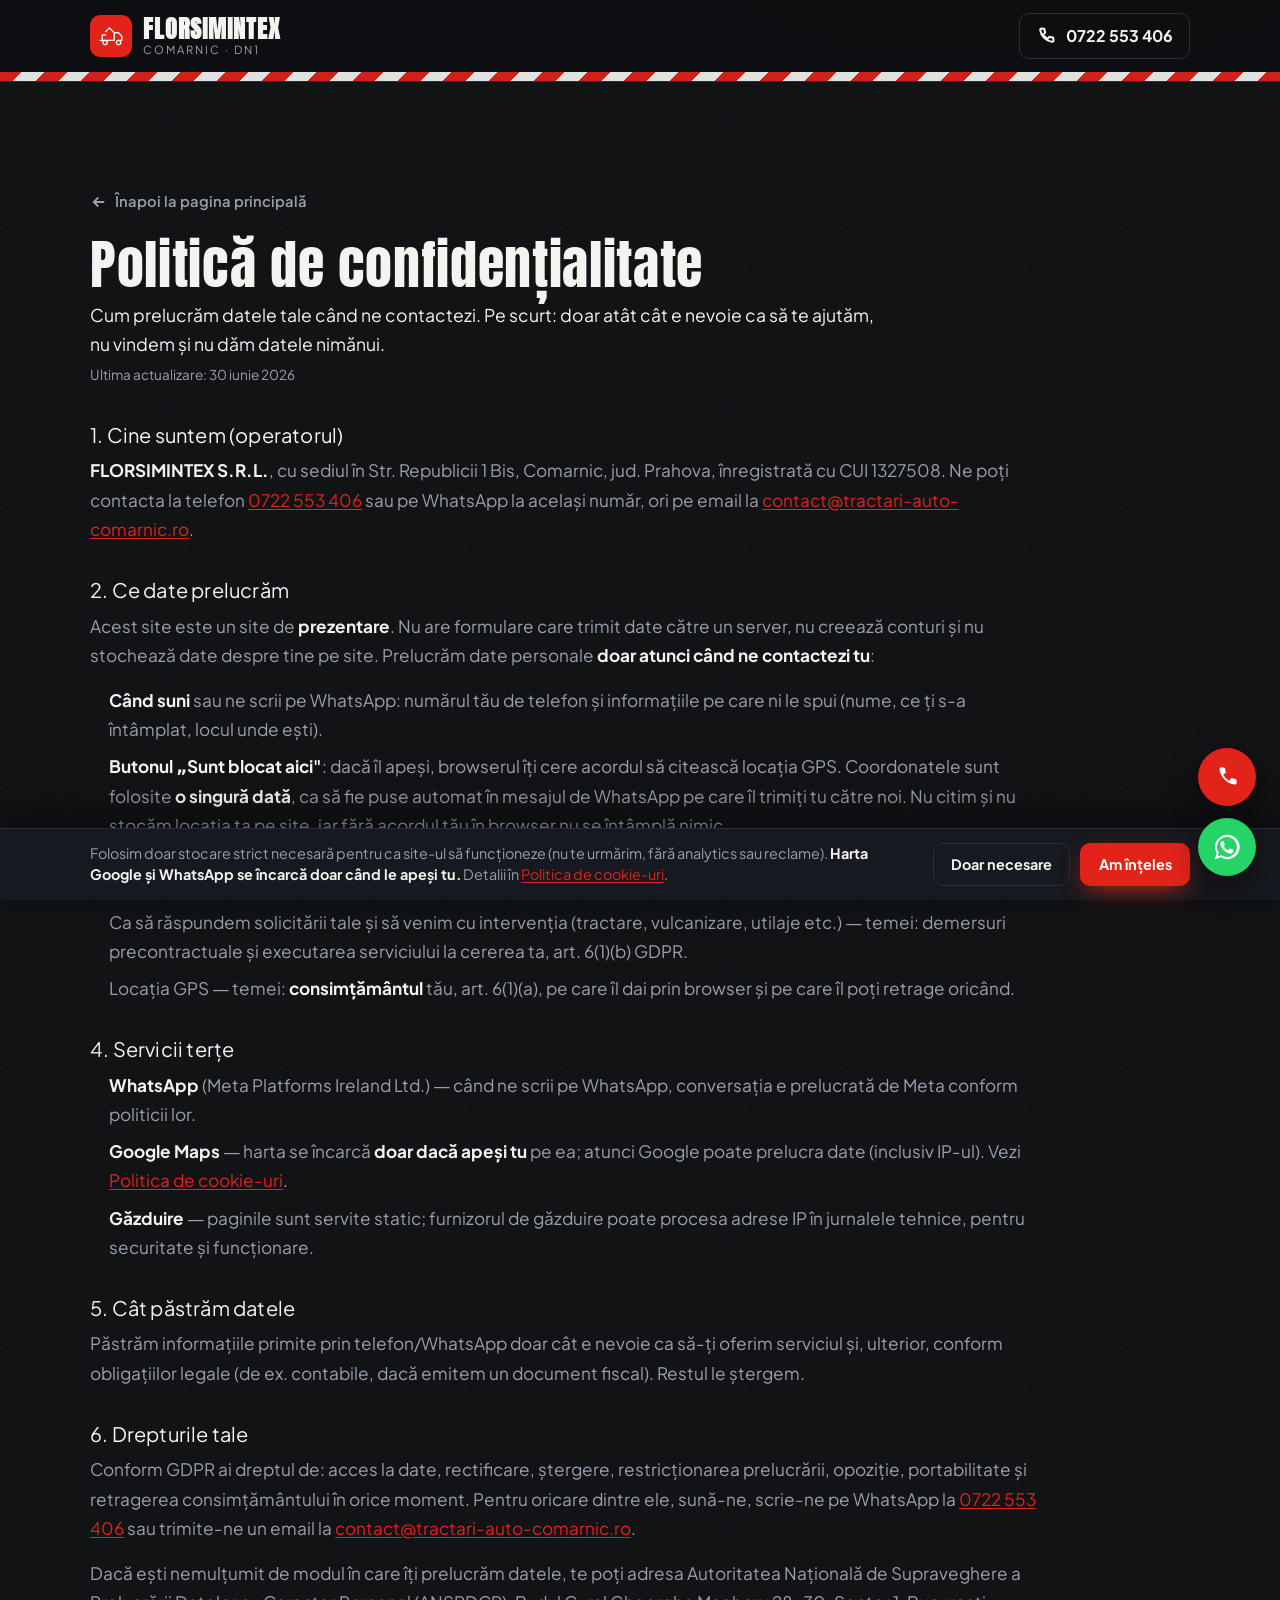
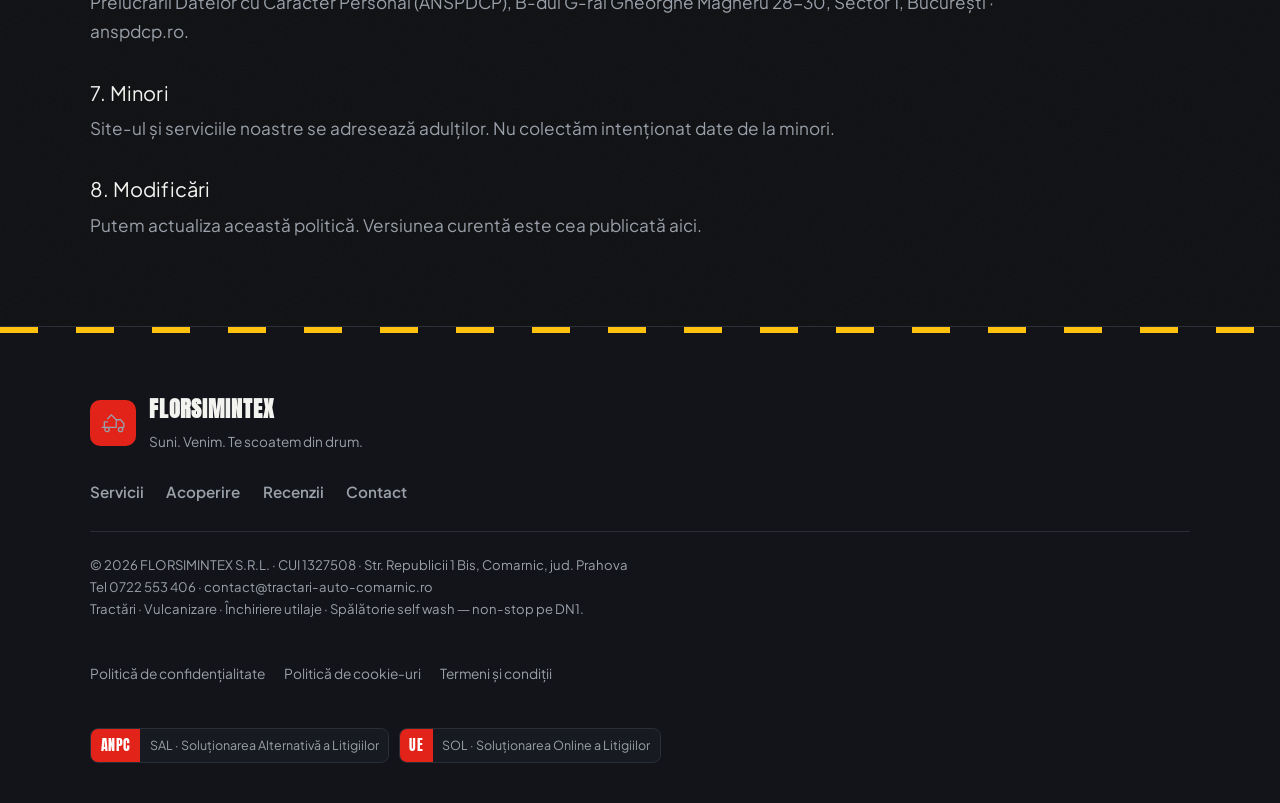
<file: confidentialitate.html>
<!doctype html>
<html lang="ro" class="theme-industrial">
<head>
<meta charset="utf-8">
<meta name="viewport" content="width=device-width, initial-scale=1">
<title>Politică de confidențialitate — FLORSIMINTEX Comarnic</title>
<meta name="description" content="Cum prelucrăm datele tale când ne contactezi. Pe scurt: doar atât cât e nevoie ca să te ajutăm, nu vindem și nu dăm datele nimănui.">
<meta name="theme-color" content="#0d0e11">
<link rel="canonical" href="https://tractari-auto-comarnic.ro/confidentialitate.html">
<meta property="og:title" content="Politică de confidențialitate — FLORSIMINTEX Comarnic">
<meta property="og:description" content="Cum prelucrăm datele tale când ne contactezi. Pe scurt: doar atât cât e nevoie ca să te ajutăm, nu vindem și nu dăm datele nimănui.">
<meta property="og:type" content="website">
<meta property="og:url" content="https://tractari-auto-comarnic.ro/confidentialitate.html">
<meta property="og:locale" content="ro_RO">
<link rel="manifest" href="manifest.webmanifest">
<link rel="apple-touch-icon" href="assets/icons/icon-192.png">
<link rel="preload" as="font" type="font/woff2" href="assets/fonts/anton-latin.woff2" crossorigin>
<link rel="preload" as="font" type="font/woff2" href="assets/fonts/pjs-700-latin.woff2" crossorigin>
<link rel="stylesheet" href="css/base.css">
<link rel="stylesheet" href="css/components.css">
<link rel="stylesheet" href="css/theme-industrial.css">
</head>
<body class="legal-page">
<a class="skip" href="#main">Sari la conținut</a>
<header class="site-head" id="top">
  <div class="wrap head-inner">
    <a class="brand" href="index.html" aria-label="FLORSIMINTEX — acasă">
      <span class="brand-mark"><svg viewBox="0 0 48 48" aria-hidden="true"><path d="M4 32h26V18h8l6 7v7h-4"/><path d="M30 18l-9-9-7 7"/><circle cx="13" cy="36" r="4"/><circle cx="38" cy="36" r="4"/><path d="M8 32V22h6"/></svg></span>
      <span class="brand-txt"><b>FLORSIMINTEX</b><i>Comarnic · DN1</i></span>
    </a>
    <div class="head-cta">
      <a class="btn btn-ghost" href="tel:+40722553406"><svg viewBox="0 0 48 48" aria-hidden="true"><path d="M14 6l6 1 2 9-5 4a24 24 0 0 0 11 11l4-5 9 2 1 6a4 4 0 0 1-4 4A34 34 0 0 1 10 10a4 4 0 0 1 4-4z"/></svg><span>0722 553 406</span></a>
    </div>
  </div>
  <div class="chevron-bar" aria-hidden="true"><span class="chevron-bar__fill"></span></div>
</header>
<main id="main" class="legal-wrap">
  <div class="wrap">
    <p class="legal-back"><a href="index.html"><svg viewBox="0 0 24 24" aria-hidden="true"><path d="M5 12h14M13 6l6 6-6 6"/></svg><span>Înapoi la pagina principală</span></a></p>
    <h1>Politică de confidențialitate</h1>
    <p class="legal-lead">Cum prelucrăm datele tale când ne contactezi. Pe scurt: doar atât cât e nevoie ca să te ajutăm, nu vindem și nu dăm datele nimănui.</p>
    <p class="legal-updated">Ultima actualizare: 30 iunie 2026</p>
    <div class="legal-body">
      <h2>1. Cine suntem (operatorul)</h2>
      <p><strong>FLORSIMINTEX S.R.L.</strong>, cu sediul în Str. Republicii 1 Bis, Comarnic, jud. Prahova, înregistrată cu CUI 1327508. Ne poți contacta la telefon <a href="tel:+40722553406">0722 553 406</a> sau pe WhatsApp la același număr, ori pe email la <a href="mailto:contact@tractari-auto-comarnic.ro">contact@tractari-auto-comarnic.ro</a>.</p>

      <h2>2. Ce date prelucrăm</h2>
      <p>Acest site este un site de <strong>prezentare</strong>. Nu are formulare care trimit date către un server, nu creează conturi și nu stochează date despre tine pe site. Prelucrăm date personale <strong>doar atunci când ne contactezi tu</strong>:</p>
      <ul>
        <li><strong>Când suni</strong> sau ne scrii pe WhatsApp: numărul tău de telefon și informațiile pe care ni le spui (nume, ce ți s-a întâmplat, locul unde ești).</li>
        <li><strong>Butonul „Sunt blocat aici"</strong>: dacă îl apeși, browserul îți cere acordul să citească locația GPS. Coordonatele sunt folosite <strong>o singură dată</strong>, ca să fie puse automat în mesajul de WhatsApp pe care îl trimiți tu către noi. Nu citim și nu stocăm locația ta pe site, iar fără acordul tău în browser nu se întâmplă nimic.</li>
      </ul>

      <h2>3. De ce le prelucrăm (scop și temei legal)</h2>
      <ul>
        <li>Ca să răspundem solicitării tale și să venim cu intervenția (tractare, vulcanizare, utilaje etc.) — temei: demersuri precontractuale și executarea serviciului la cererea ta, art. 6(1)(b) GDPR.</li>
        <li>Locația GPS — temei: <strong>consimțământul</strong> tău, art. 6(1)(a), pe care îl dai prin browser și pe care îl poți retrage oricând.</li>
      </ul>

      <h2>4. Servicii terțe</h2>
      <ul>
        <li><strong>WhatsApp</strong> (Meta Platforms Ireland Ltd.) — când ne scrii pe WhatsApp, conversația e prelucrată de Meta conform politicii lor.</li>
        <li><strong>Google Maps</strong> — harta se încarcă <strong>doar dacă apeși tu</strong> pe ea; atunci Google poate prelucra date (inclusiv IP-ul). Vezi <a href="cookies.html">Politica de cookie-uri</a>.</li>
        <li><strong>Găzduire</strong> — paginile sunt servite static; furnizorul de găzduire poate procesa adrese IP în jurnalele tehnice, pentru securitate și funcționare.</li>
      </ul>

      <h2>5. Cât păstrăm datele</h2>
      <p>Păstrăm informațiile primite prin telefon/WhatsApp doar cât e nevoie ca să-ți oferim serviciul și, ulterior, conform obligațiilor legale (de ex. contabile, dacă emitem un document fiscal). Restul le ștergem.</p>

      <h2>6. Drepturile tale</h2>
      <p>Conform GDPR ai dreptul de: acces la date, rectificare, ștergere, restricționarea prelucrării, opoziție, portabilitate și retragerea consimțământului în orice moment. Pentru oricare dintre ele, sună-ne, scrie-ne pe WhatsApp la <a href="tel:+40722553406">0722 553 406</a> sau trimite-ne un email la <a href="mailto:contact@tractari-auto-comarnic.ro">contact@tractari-auto-comarnic.ro</a>.</p>
      <p>Dacă ești nemulțumit de modul în care îți prelucrăm datele, te poți adresa Autoritatea Națională de Supraveghere a Prelucrării Datelor cu Caracter Personal (ANSPDCP), B-dul G-ral Gheorghe Magheru 28-30, Sector 1, București · anspdcp.ro.</p>

      <h2>7. Minori</h2>
      <p>Site-ul și serviciile noastre se adresează adulților. Nu colectăm intenționat date de la minori.</p>

      <h2>8. Modificări</h2>
      <p>Putem actualiza această politică. Versiunea curentă este cea publicată aici.</p></div>
  </div>
</main>

<footer class="site-foot">
  <div class="wrap foot-inner">
    <div class="foot-brand">
      <span class="brand-mark"><svg viewBox="0 0 48 48" aria-hidden="true"><path d="M4 32h26V18h8l6 7v7h-4"/><path d="M30 18l-9-9-7 7"/><circle cx="13" cy="36" r="4"/><circle cx="38" cy="36" r="4"/><path d="M8 32V22h6"/></svg></span>
      <div><b>FLORSIMINTEX</b><span>Suni. Venim. Te scoatem din drum.</span></div>
    </div>
    <nav class="foot-nav" aria-label="Footer">
      <a href="index.html#servicii">Servicii</a><a href="index.html#acoperire">Acoperire</a><a href="index.html#recenzii">Recenzii</a><a href="index.html#contact">Contact</a>
    </nav>
    <p class="foot-legal">© <span id="y"></span> FLORSIMINTEX S.R.L. · CUI 1327508 · Str. Republicii 1 Bis, Comarnic, jud. Prahova<br>Tel <a href="tel:+40722553406">0722 553 406</a> · <a href="mailto:contact@tractari-auto-comarnic.ro">contact@tractari-auto-comarnic.ro</a><br>Tractări · Vulcanizare · Închiriere utilaje · Spălătorie self wash — non-stop pe DN1.</p>
    <nav class="foot-links" aria-label="Informații legale">
      <a href="confidentialitate.html">Politică de confidențialitate</a>
      <a href="cookies.html">Politică de cookie-uri</a>
      <a href="termeni.html">Termeni și condiții</a>
    </nav>
    <div class="foot-anpc" aria-label="Protecția consumatorului">
      <a class="anpc-badge" href="https://anpc.ro/ce-este-sal/" target="_blank" rel="noopener noreferrer">
        <span class="anpc-k">ANPC</span><span class="anpc-v">SAL · Soluționarea Alternativă a Litigiilor</span>
      </a>
      <a class="anpc-badge" href="https://ec.europa.eu/consumers/odr" target="_blank" rel="noopener noreferrer">
        <span class="anpc-k">UE</span><span class="anpc-v">SOL · Soluționarea Online a Litigiilor</span>
      </a>
    </div>
  </div>
</footer>

<!-- BUTOANE FLOTANTE (desktop) -->
<div class="dock">
  <a class="dock-btn dock-call" href="tel:+40722553406" aria-label="Sună acum"><svg viewBox="0 0 48 48" aria-hidden="true"><path d="M14 6l6 1 2 9-5 4a24 24 0 0 0 11 11l4-5 9 2 1 6a4 4 0 0 1-4 4A34 34 0 0 1 10 10a4 4 0 0 1 4-4z"/></svg></a>
  <a class="dock-btn dock-wa" href="https://wa.me/40722553406?text=Bun%C4%83%20ziua!%20Am%20nevoie%20de%20ajutor%20%E2%80%94%20" target="_blank" rel="noopener" aria-label="Scrie pe WhatsApp"><svg viewBox="0 0 32 32" aria-hidden="true"><path d="M16 3a13 13 0 0 0-11 19.6L3 29l6.6-2a13 13 0 1 0 6.4-24zm0 23.6a10.6 10.6 0 0 1-5.4-1.5l-.4-.2-4 1 1-3.9-.3-.4A10.6 10.6 0 1 1 16 26.6zm6-7.9c-.3-.2-2-1-2.3-1.1-.3-.1-.5-.2-.8.2s-.9 1.1-1.1 1.3-.4.2-.8 0a8.6 8.6 0 0 1-4.3-3.7c-.3-.6.3-.5.9-1.8.1-.2 0-.4 0-.6s-.8-1.9-1-2.6c-.3-.7-.6-.6-.8-.6h-.7a1.3 1.3 0 0 0-1 .4 4 4 0 0 0-1.2 2.9 6.9 6.9 0 0 0 1.4 3.6 15.7 15.7 0 0 0 6 5.3c2.2 1 3 1 4.1.9a3.5 3.5 0 0 0 2.3-1.6 2.9 2.9 0 0 0 .2-1.6c0-.2-.3-.3-.6-.5z"/></svg></a>
</div>

<!-- BARĂ FIXĂ DE APEL (mobil) -->
<div class="callbar">
  <a class="callbar-call" href="tel:+40722553406"><svg viewBox="0 0 48 48" aria-hidden="true"><path d="M14 6l6 1 2 9-5 4a24 24 0 0 0 11 11l4-5 9 2 1 6a4 4 0 0 1-4 4A34 34 0 0 1 10 10a4 4 0 0 1 4-4z"/></svg><span>Sună acum · 0722 553 406</span></a>
  <a class="callbar-wa" href="https://wa.me/40722553406?text=Bun%C4%83%20ziua!%20Am%20nevoie%20de%20ajutor%20%E2%80%94%20" target="_blank" rel="noopener" aria-label="Scrie pe WhatsApp"><svg viewBox="0 0 32 32" aria-hidden="true"><path d="M16 3a13 13 0 0 0-11 19.6L3 29l6.6-2a13 13 0 1 0 6.4-24zm0 23.6a10.6 10.6 0 0 1-5.4-1.5l-.4-.2-4 1 1-3.9-.3-.4A10.6 10.6 0 1 1 16 26.6zm6-7.9c-.3-.2-2-1-2.3-1.1-.3-.1-.5-.2-.8.2s-.9 1.1-1.1 1.3-.4.2-.8 0a8.6 8.6 0 0 1-4.3-3.7c-.3-.6.3-.5.9-1.8.1-.2 0-.4 0-.6s-.8-1.9-1-2.6c-.3-.7-.6-.6-.8-.6h-.7a1.3 1.3 0 0 0-1 .4 4 4 0 0 0-1.2 2.9 6.9 6.9 0 0 0 1.4 3.6 15.7 15.7 0 0 0 6 5.3c2.2 1 3 1 4.1.9a3.5 3.5 0 0 0 2.3-1.6 2.9 2.9 0 0 0 .2-1.6c0-.2-.3-.3-.6-.5z"/></svg></a>
</div>

<!-- BANNER COOKIE / GDPR -->
<div class="cookie-banner" id="cookie-banner" role="dialog" aria-live="polite" aria-label="Notificare cookie-uri" hidden>
  <div class="cookie-inner">
    <p class="cookie-txt">Folosim doar stocare strict necesară pentru ca site-ul să funcționeze (nu te urmărim, fără analytics sau reclame). <strong>Harta Google și WhatsApp se încarcă doar când le apeși tu.</strong> Detalii în <a href="cookies.html">Politica de cookie-uri</a>.</p>
    <div class="cookie-btns">
      <button type="button" class="btn btn-ghost cookie-no" data-consent="necessary">Doar necesare</button>
      <button type="button" class="btn btn-call cookie-ok" data-consent="all">Am înțeles</button>
    </div>
  </div>
</div>

<script src="js/app.js" defer></script>
</body>
</html>
</file>
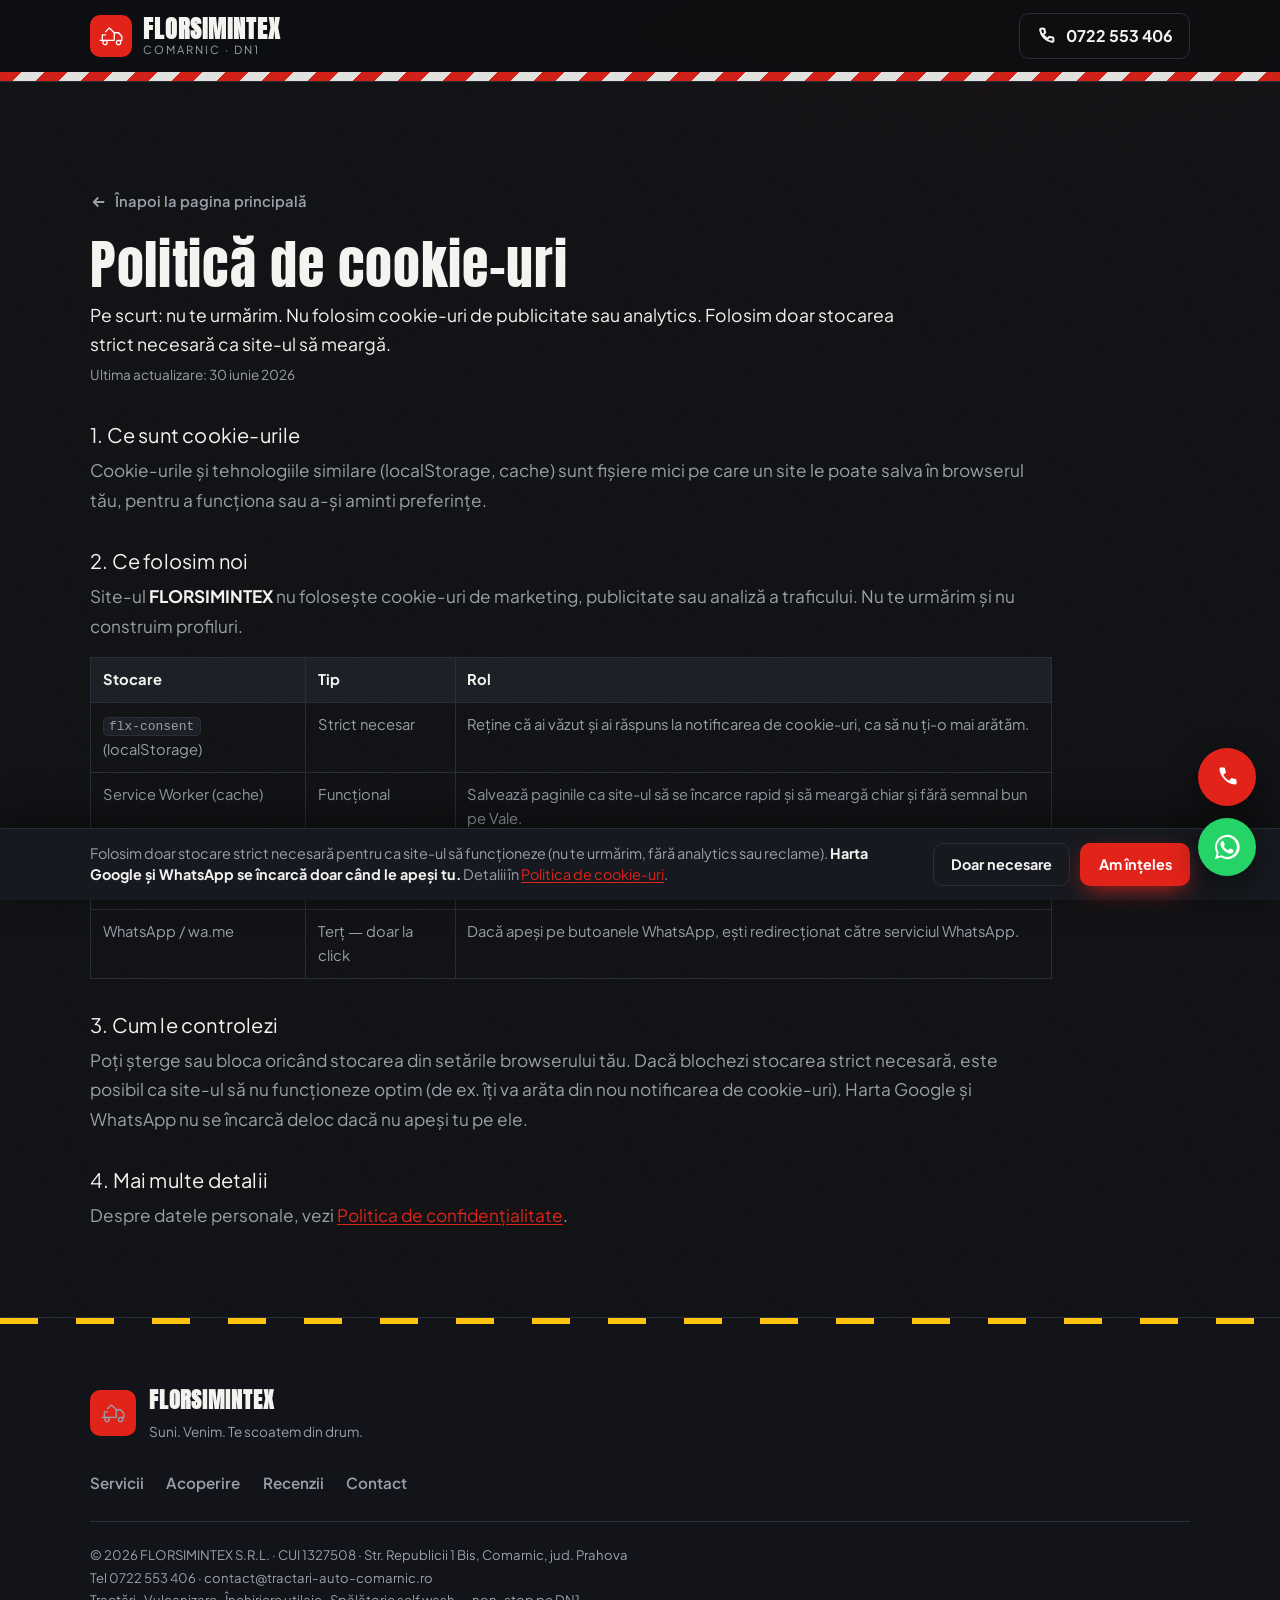
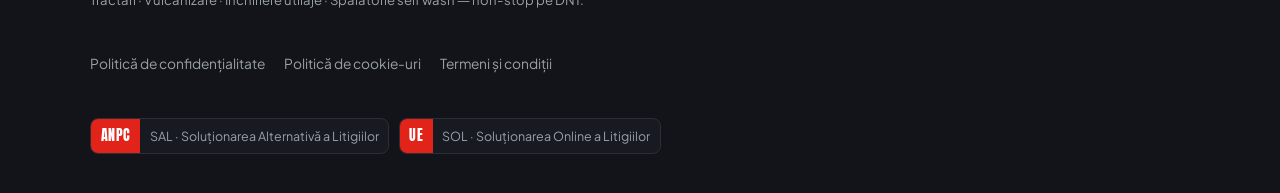
<file: cookies.html>
<!doctype html>
<html lang="ro" class="theme-industrial">
<head>
<meta charset="utf-8">
<meta name="viewport" content="width=device-width, initial-scale=1">
<title>Politică de cookie-uri — FLORSIMINTEX Comarnic</title>
<meta name="description" content="Pe scurt: nu te urmărim. Nu folosim cookie-uri de publicitate sau analytics. Folosim doar stocarea strict necesară ca site-ul să meargă.">
<meta name="theme-color" content="#0d0e11">
<link rel="canonical" href="https://tractari-auto-comarnic.ro/cookies.html">
<meta property="og:title" content="Politică de cookie-uri — FLORSIMINTEX Comarnic">
<meta property="og:description" content="Pe scurt: nu te urmărim. Nu folosim cookie-uri de publicitate sau analytics. Folosim doar stocarea strict necesară ca site-ul să meargă.">
<meta property="og:type" content="website">
<meta property="og:url" content="https://tractari-auto-comarnic.ro/cookies.html">
<meta property="og:locale" content="ro_RO">
<link rel="manifest" href="manifest.webmanifest">
<link rel="apple-touch-icon" href="assets/icons/icon-192.png">
<link rel="preload" as="font" type="font/woff2" href="assets/fonts/anton-latin.woff2" crossorigin>
<link rel="preload" as="font" type="font/woff2" href="assets/fonts/pjs-700-latin.woff2" crossorigin>
<link rel="stylesheet" href="css/base.css">
<link rel="stylesheet" href="css/components.css">
<link rel="stylesheet" href="css/theme-industrial.css">
</head>
<body class="legal-page">
<a class="skip" href="#main">Sari la conținut</a>
<header class="site-head" id="top">
  <div class="wrap head-inner">
    <a class="brand" href="index.html" aria-label="FLORSIMINTEX — acasă">
      <span class="brand-mark"><svg viewBox="0 0 48 48" aria-hidden="true"><path d="M4 32h26V18h8l6 7v7h-4"/><path d="M30 18l-9-9-7 7"/><circle cx="13" cy="36" r="4"/><circle cx="38" cy="36" r="4"/><path d="M8 32V22h6"/></svg></span>
      <span class="brand-txt"><b>FLORSIMINTEX</b><i>Comarnic · DN1</i></span>
    </a>
    <div class="head-cta">
      <a class="btn btn-ghost" href="tel:+40722553406"><svg viewBox="0 0 48 48" aria-hidden="true"><path d="M14 6l6 1 2 9-5 4a24 24 0 0 0 11 11l4-5 9 2 1 6a4 4 0 0 1-4 4A34 34 0 0 1 10 10a4 4 0 0 1 4-4z"/></svg><span>0722 553 406</span></a>
    </div>
  </div>
  <div class="chevron-bar" aria-hidden="true"><span class="chevron-bar__fill"></span></div>
</header>
<main id="main" class="legal-wrap">
  <div class="wrap">
    <p class="legal-back"><a href="index.html"><svg viewBox="0 0 24 24" aria-hidden="true"><path d="M5 12h14M13 6l6 6-6 6"/></svg><span>Înapoi la pagina principală</span></a></p>
    <h1>Politică de cookie-uri</h1>
    <p class="legal-lead">Pe scurt: nu te urmărim. Nu folosim cookie-uri de publicitate sau analytics. Folosim doar stocarea strict necesară ca site-ul să meargă.</p>
    <p class="legal-updated">Ultima actualizare: 30 iunie 2026</p>
    <div class="legal-body">
      <h2>1. Ce sunt cookie-urile</h2>
      <p>Cookie-urile și tehnologiile similare (localStorage, cache) sunt fișiere mici pe care un site le poate salva în browserul tău, pentru a funcționa sau a-și aminti preferințe.</p>

      <h2>2. Ce folosim noi</h2>
      <p>Site-ul <strong>FLORSIMINTEX</strong> nu folosește cookie-uri de marketing, publicitate sau analiză a traficului. Nu te urmărim și nu construim profiluri.</p>
      <table class="legal-table">
        <thead><tr><th>Stocare</th><th>Tip</th><th>Rol</th></tr></thead>
        <tbody>
          <tr><td><code>flx-consent</code> (localStorage)</td><td>Strict necesar</td><td>Reține că ai văzut și ai răspuns la notificarea de cookie-uri, ca să nu ți-o mai arătăm.</td></tr>
          <tr><td>Service Worker (cache)</td><td>Funcțional</td><td>Salvează paginile ca site-ul să se încarce rapid și să meargă chiar și fără semnal bun pe Vale.</td></tr>
          <tr><td>Google Maps</td><td>Terț — doar la click</td><td>Dacă apeși pe hartă, Google încarcă harta interactivă și poate seta propriile cookie-uri.</td></tr>
          <tr><td>WhatsApp / wa.me</td><td>Terț — doar la click</td><td>Dacă apeși pe butoanele WhatsApp, ești redirecționat către serviciul WhatsApp.</td></tr>
        </tbody>
      </table>

      <h2>3. Cum le controlezi</h2>
      <p>Poți șterge sau bloca oricând stocarea din setările browserului tău. Dacă blochezi stocarea strict necesară, este posibil ca site-ul să nu funcționeze optim (de ex. îți va arăta din nou notificarea de cookie-uri). Harta Google și WhatsApp nu se încarcă deloc dacă nu apeși tu pe ele.</p>

      <h2>4. Mai multe detalii</h2>
      <p>Despre datele personale, vezi <a href="confidentialitate.html">Politica de confidențialitate</a>.</p></div>
  </div>
</main>

<footer class="site-foot">
  <div class="wrap foot-inner">
    <div class="foot-brand">
      <span class="brand-mark"><svg viewBox="0 0 48 48" aria-hidden="true"><path d="M4 32h26V18h8l6 7v7h-4"/><path d="M30 18l-9-9-7 7"/><circle cx="13" cy="36" r="4"/><circle cx="38" cy="36" r="4"/><path d="M8 32V22h6"/></svg></span>
      <div><b>FLORSIMINTEX</b><span>Suni. Venim. Te scoatem din drum.</span></div>
    </div>
    <nav class="foot-nav" aria-label="Footer">
      <a href="index.html#servicii">Servicii</a><a href="index.html#acoperire">Acoperire</a><a href="index.html#recenzii">Recenzii</a><a href="index.html#contact">Contact</a>
    </nav>
    <p class="foot-legal">© <span id="y"></span> FLORSIMINTEX S.R.L. · CUI 1327508 · Str. Republicii 1 Bis, Comarnic, jud. Prahova<br>Tel <a href="tel:+40722553406">0722 553 406</a> · <a href="mailto:contact@tractari-auto-comarnic.ro">contact@tractari-auto-comarnic.ro</a><br>Tractări · Vulcanizare · Închiriere utilaje · Spălătorie self wash — non-stop pe DN1.</p>
    <nav class="foot-links" aria-label="Informații legale">
      <a href="confidentialitate.html">Politică de confidențialitate</a>
      <a href="cookies.html">Politică de cookie-uri</a>
      <a href="termeni.html">Termeni și condiții</a>
    </nav>
    <div class="foot-anpc" aria-label="Protecția consumatorului">
      <a class="anpc-badge" href="https://anpc.ro/ce-este-sal/" target="_blank" rel="noopener noreferrer">
        <span class="anpc-k">ANPC</span><span class="anpc-v">SAL · Soluționarea Alternativă a Litigiilor</span>
      </a>
      <a class="anpc-badge" href="https://ec.europa.eu/consumers/odr" target="_blank" rel="noopener noreferrer">
        <span class="anpc-k">UE</span><span class="anpc-v">SOL · Soluționarea Online a Litigiilor</span>
      </a>
    </div>
  </div>
</footer>

<!-- BUTOANE FLOTANTE (desktop) -->
<div class="dock">
  <a class="dock-btn dock-call" href="tel:+40722553406" aria-label="Sună acum"><svg viewBox="0 0 48 48" aria-hidden="true"><path d="M14 6l6 1 2 9-5 4a24 24 0 0 0 11 11l4-5 9 2 1 6a4 4 0 0 1-4 4A34 34 0 0 1 10 10a4 4 0 0 1 4-4z"/></svg></a>
  <a class="dock-btn dock-wa" href="https://wa.me/40722553406?text=Bun%C4%83%20ziua!%20Am%20nevoie%20de%20ajutor%20%E2%80%94%20" target="_blank" rel="noopener" aria-label="Scrie pe WhatsApp"><svg viewBox="0 0 32 32" aria-hidden="true"><path d="M16 3a13 13 0 0 0-11 19.6L3 29l6.6-2a13 13 0 1 0 6.4-24zm0 23.6a10.6 10.6 0 0 1-5.4-1.5l-.4-.2-4 1 1-3.9-.3-.4A10.6 10.6 0 1 1 16 26.6zm6-7.9c-.3-.2-2-1-2.3-1.1-.3-.1-.5-.2-.8.2s-.9 1.1-1.1 1.3-.4.2-.8 0a8.6 8.6 0 0 1-4.3-3.7c-.3-.6.3-.5.9-1.8.1-.2 0-.4 0-.6s-.8-1.9-1-2.6c-.3-.7-.6-.6-.8-.6h-.7a1.3 1.3 0 0 0-1 .4 4 4 0 0 0-1.2 2.9 6.9 6.9 0 0 0 1.4 3.6 15.7 15.7 0 0 0 6 5.3c2.2 1 3 1 4.1.9a3.5 3.5 0 0 0 2.3-1.6 2.9 2.9 0 0 0 .2-1.6c0-.2-.3-.3-.6-.5z"/></svg></a>
</div>

<!-- BARĂ FIXĂ DE APEL (mobil) -->
<div class="callbar">
  <a class="callbar-call" href="tel:+40722553406"><svg viewBox="0 0 48 48" aria-hidden="true"><path d="M14 6l6 1 2 9-5 4a24 24 0 0 0 11 11l4-5 9 2 1 6a4 4 0 0 1-4 4A34 34 0 0 1 10 10a4 4 0 0 1 4-4z"/></svg><span>Sună acum · 0722 553 406</span></a>
  <a class="callbar-wa" href="https://wa.me/40722553406?text=Bun%C4%83%20ziua!%20Am%20nevoie%20de%20ajutor%20%E2%80%94%20" target="_blank" rel="noopener" aria-label="Scrie pe WhatsApp"><svg viewBox="0 0 32 32" aria-hidden="true"><path d="M16 3a13 13 0 0 0-11 19.6L3 29l6.6-2a13 13 0 1 0 6.4-24zm0 23.6a10.6 10.6 0 0 1-5.4-1.5l-.4-.2-4 1 1-3.9-.3-.4A10.6 10.6 0 1 1 16 26.6zm6-7.9c-.3-.2-2-1-2.3-1.1-.3-.1-.5-.2-.8.2s-.9 1.1-1.1 1.3-.4.2-.8 0a8.6 8.6 0 0 1-4.3-3.7c-.3-.6.3-.5.9-1.8.1-.2 0-.4 0-.6s-.8-1.9-1-2.6c-.3-.7-.6-.6-.8-.6h-.7a1.3 1.3 0 0 0-1 .4 4 4 0 0 0-1.2 2.9 6.9 6.9 0 0 0 1.4 3.6 15.7 15.7 0 0 0 6 5.3c2.2 1 3 1 4.1.9a3.5 3.5 0 0 0 2.3-1.6 2.9 2.9 0 0 0 .2-1.6c0-.2-.3-.3-.6-.5z"/></svg></a>
</div>

<!-- BANNER COOKIE / GDPR -->
<div class="cookie-banner" id="cookie-banner" role="dialog" aria-live="polite" aria-label="Notificare cookie-uri" hidden>
  <div class="cookie-inner">
    <p class="cookie-txt">Folosim doar stocare strict necesară pentru ca site-ul să funcționeze (nu te urmărim, fără analytics sau reclame). <strong>Harta Google și WhatsApp se încarcă doar când le apeși tu.</strong> Detalii în <a href="cookies.html">Politica de cookie-uri</a>.</p>
    <div class="cookie-btns">
      <button type="button" class="btn btn-ghost cookie-no" data-consent="necessary">Doar necesare</button>
      <button type="button" class="btn btn-call cookie-ok" data-consent="all">Am înțeles</button>
    </div>
  </div>
</div>

<script src="js/app.js" defer></script>
</body>
</html>
</file>
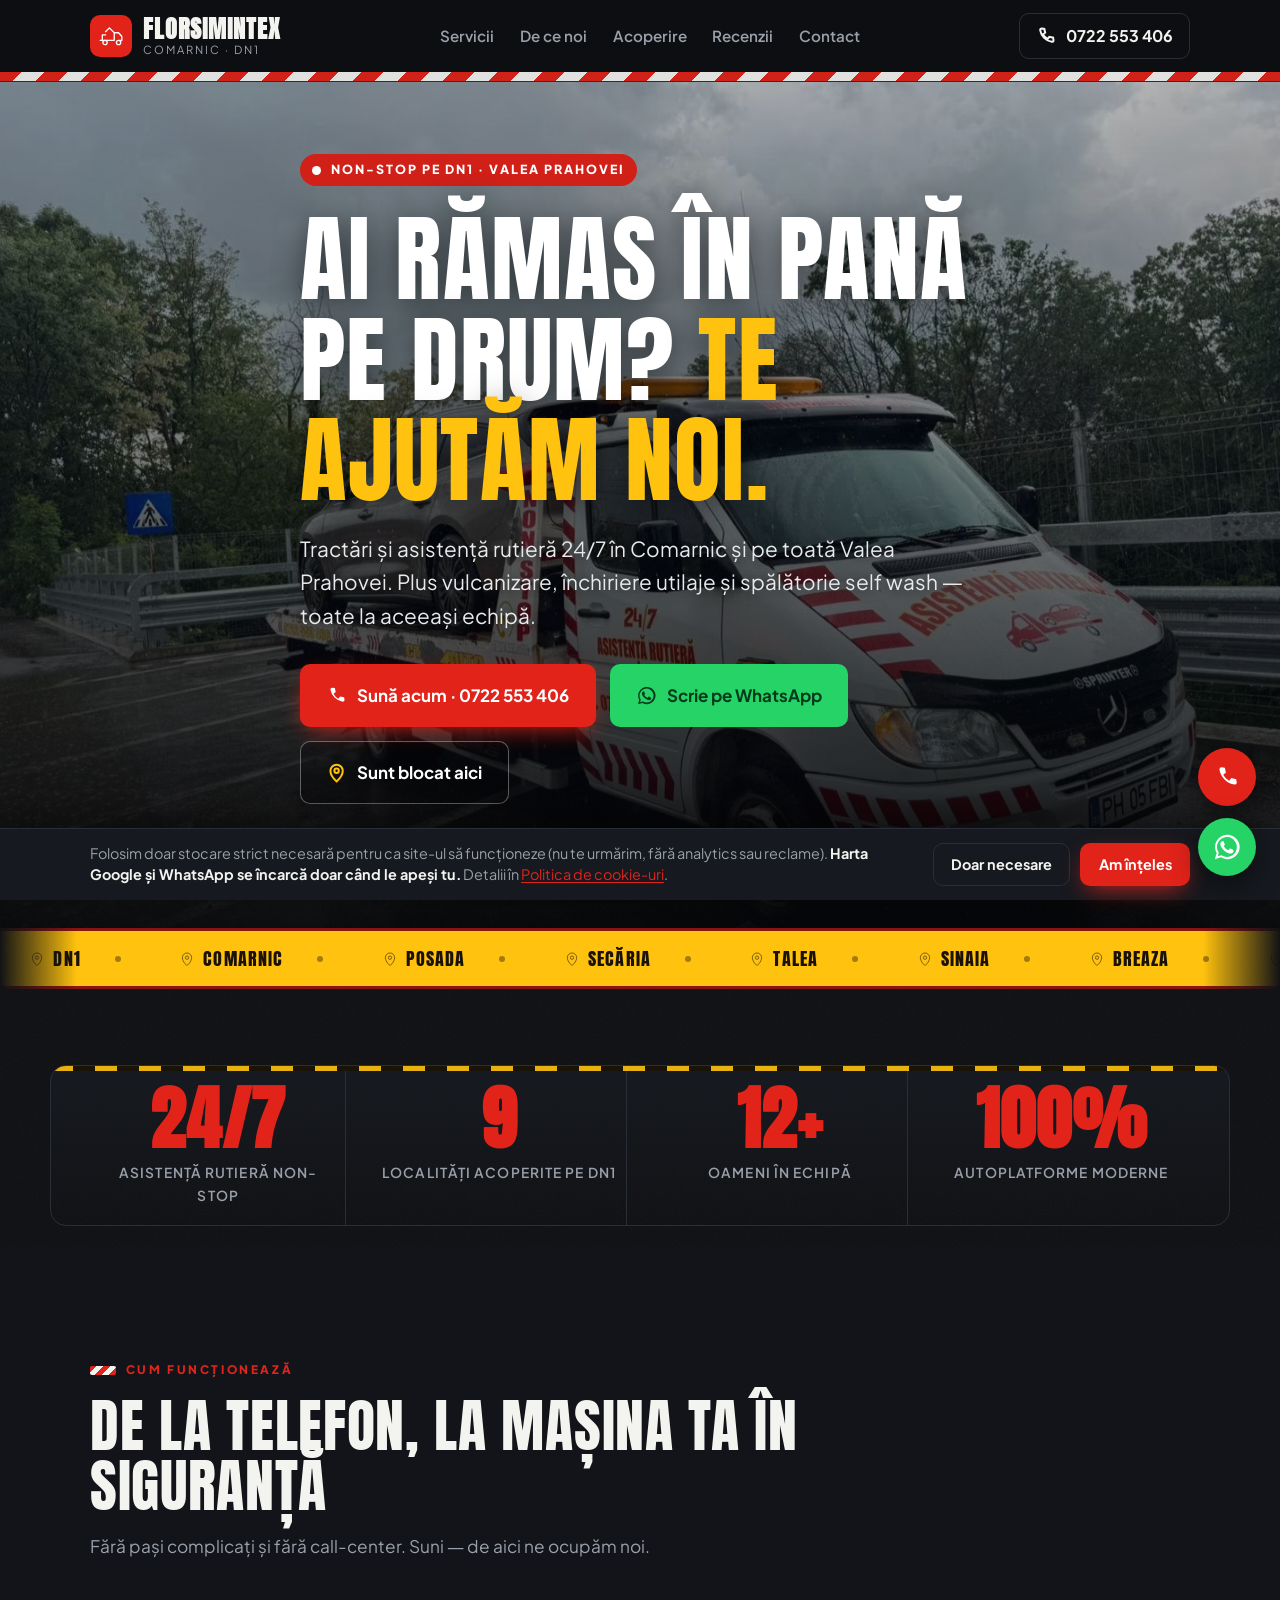
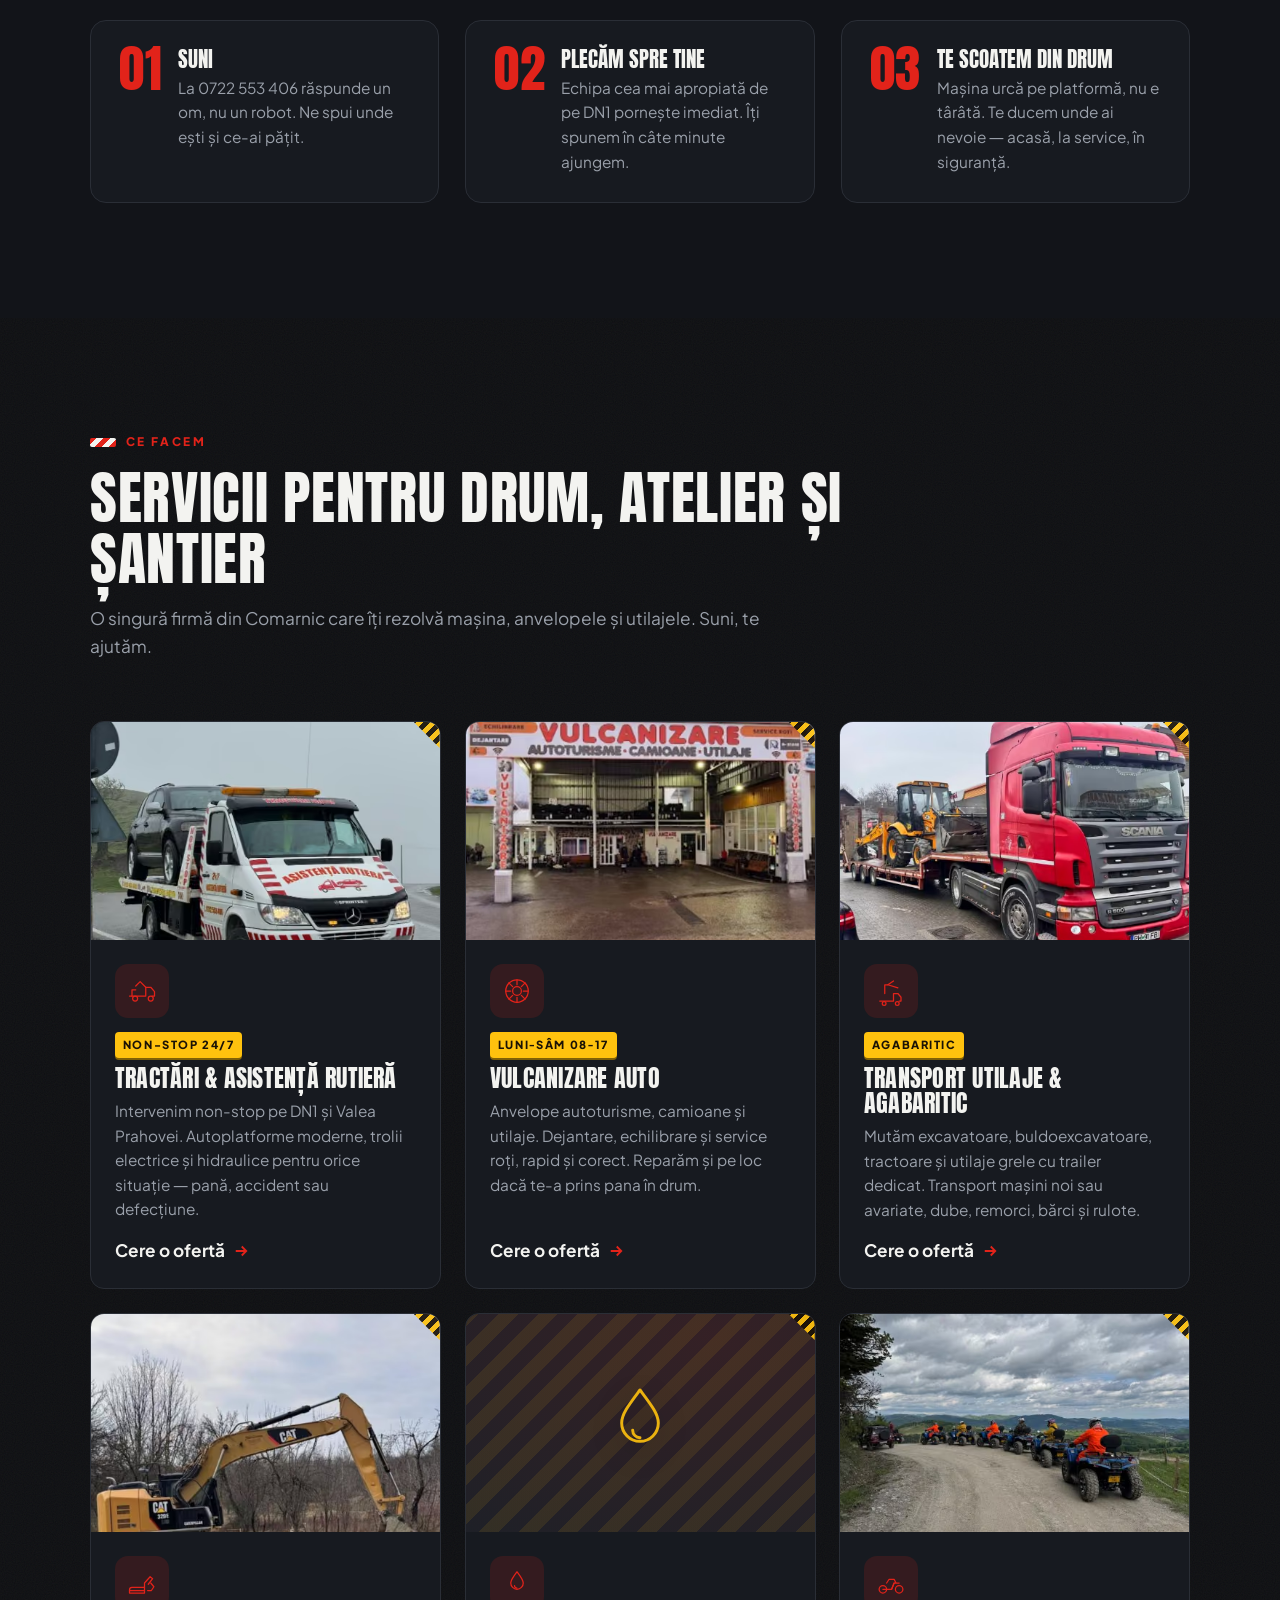
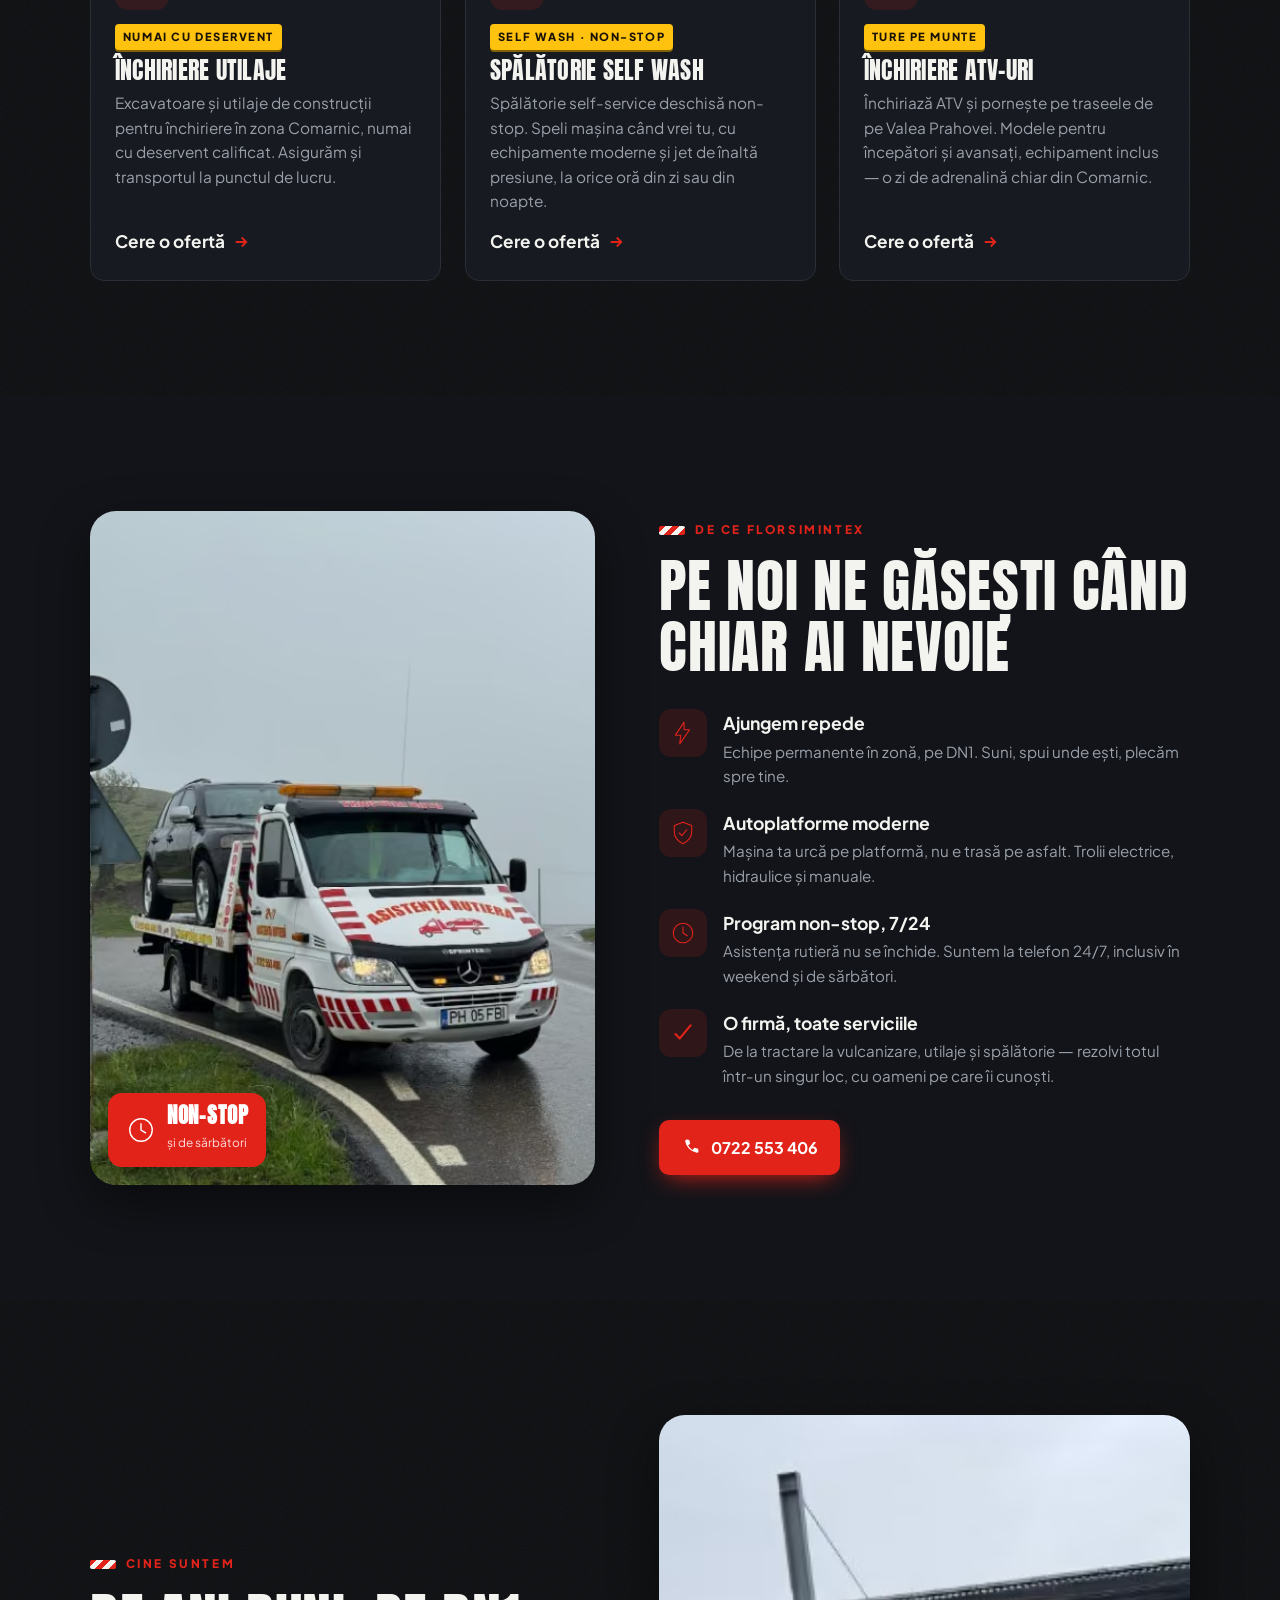
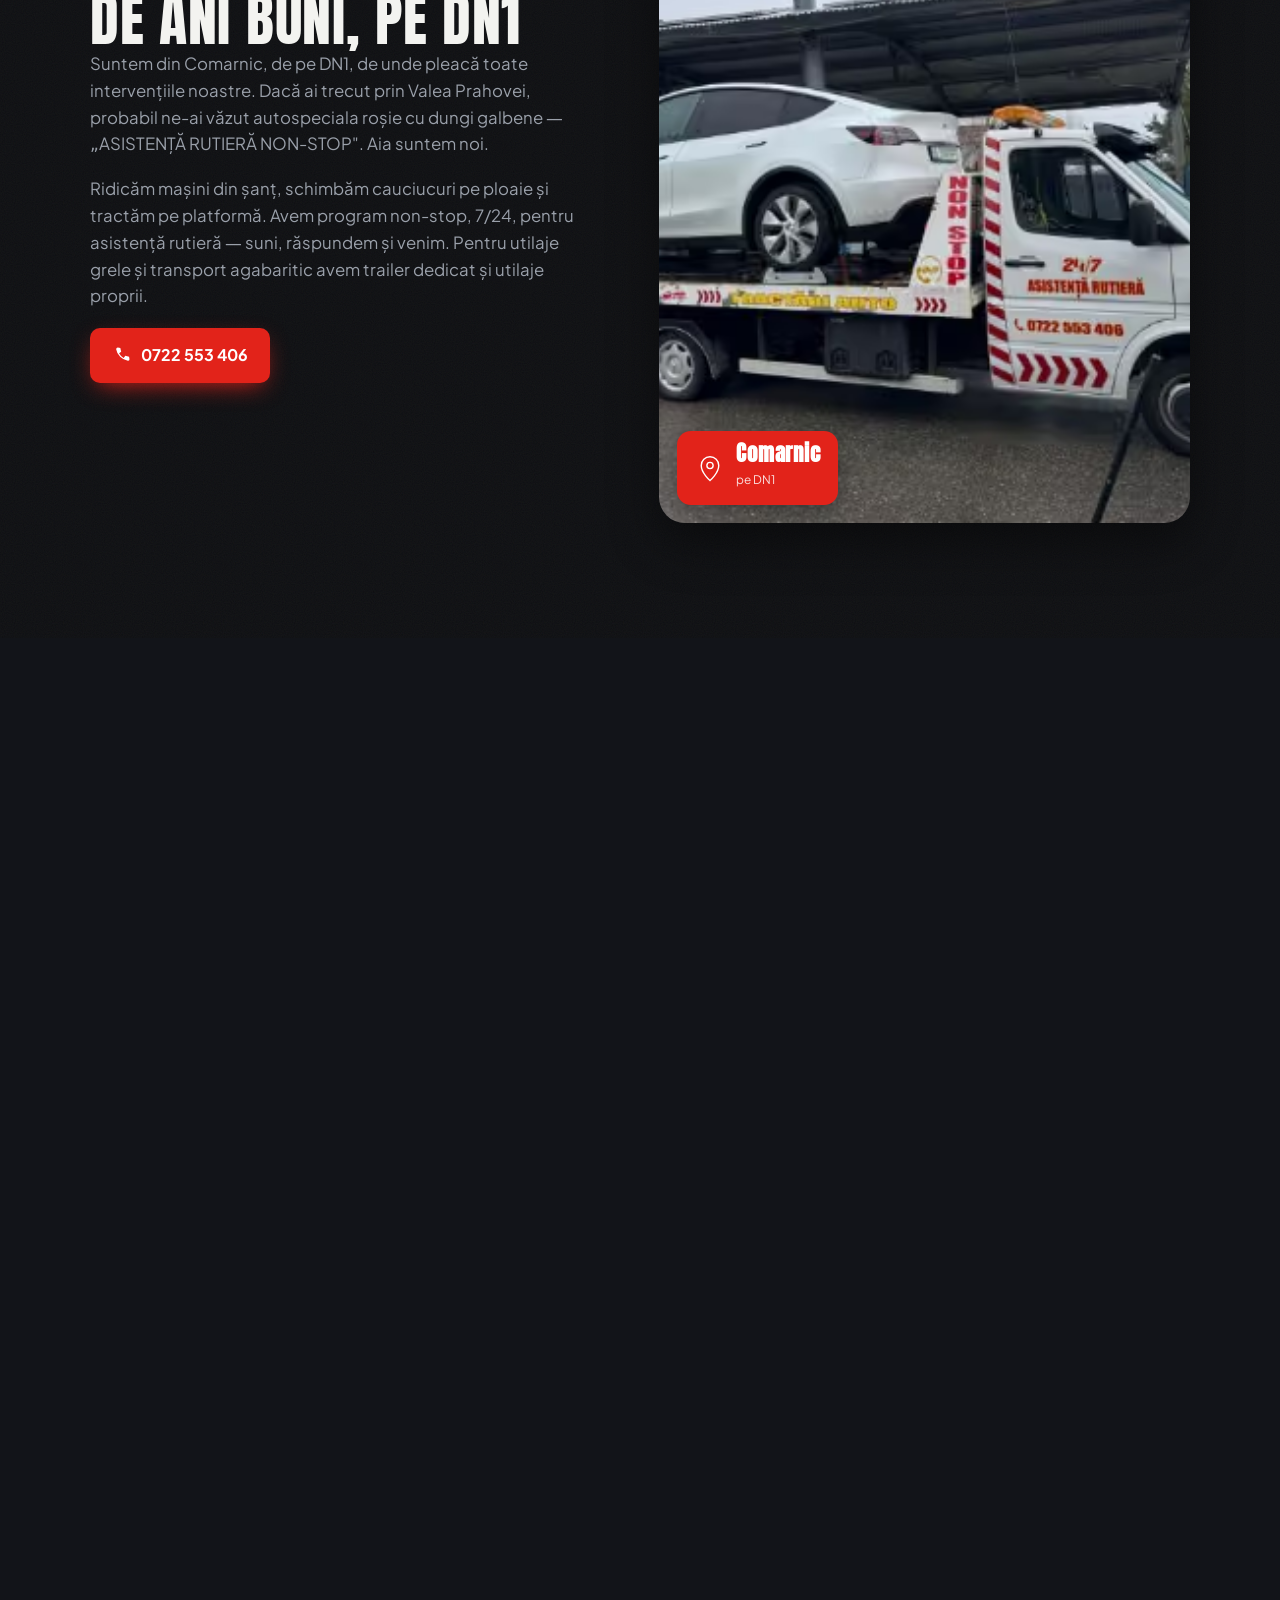
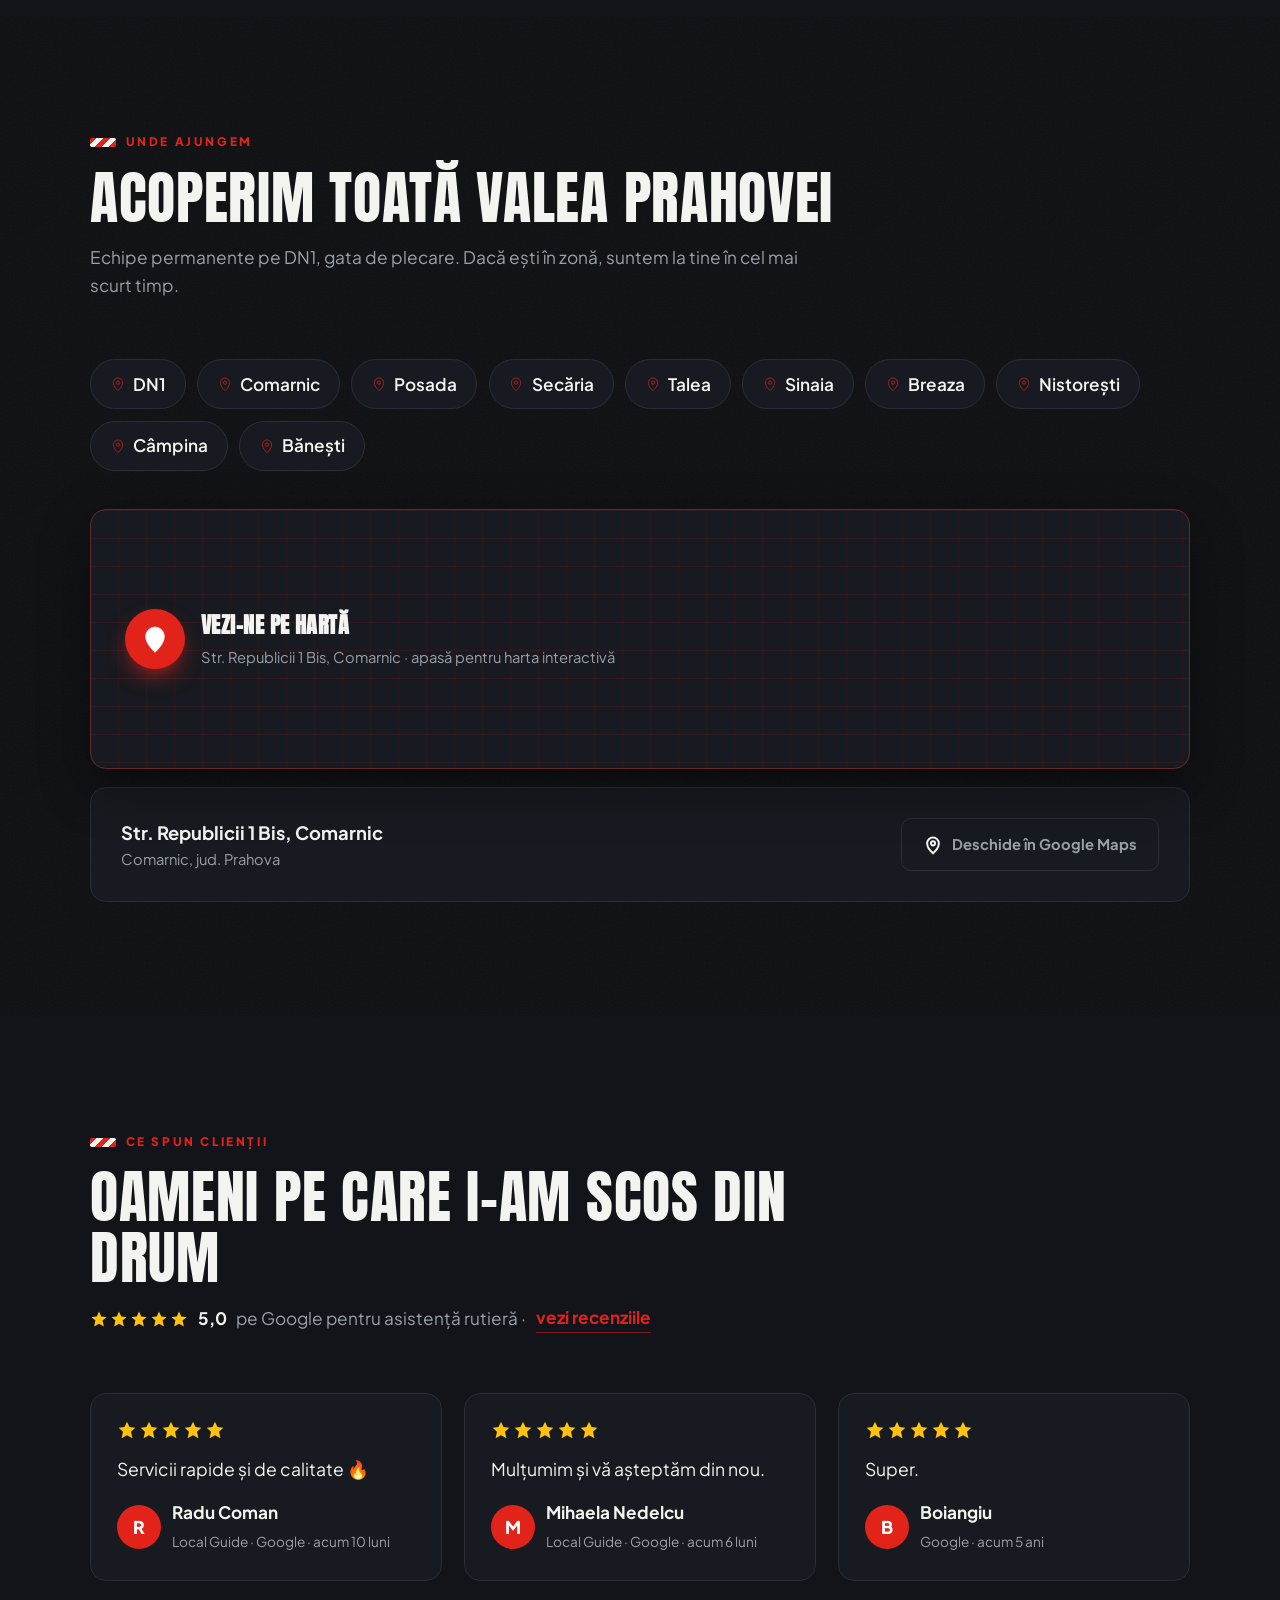
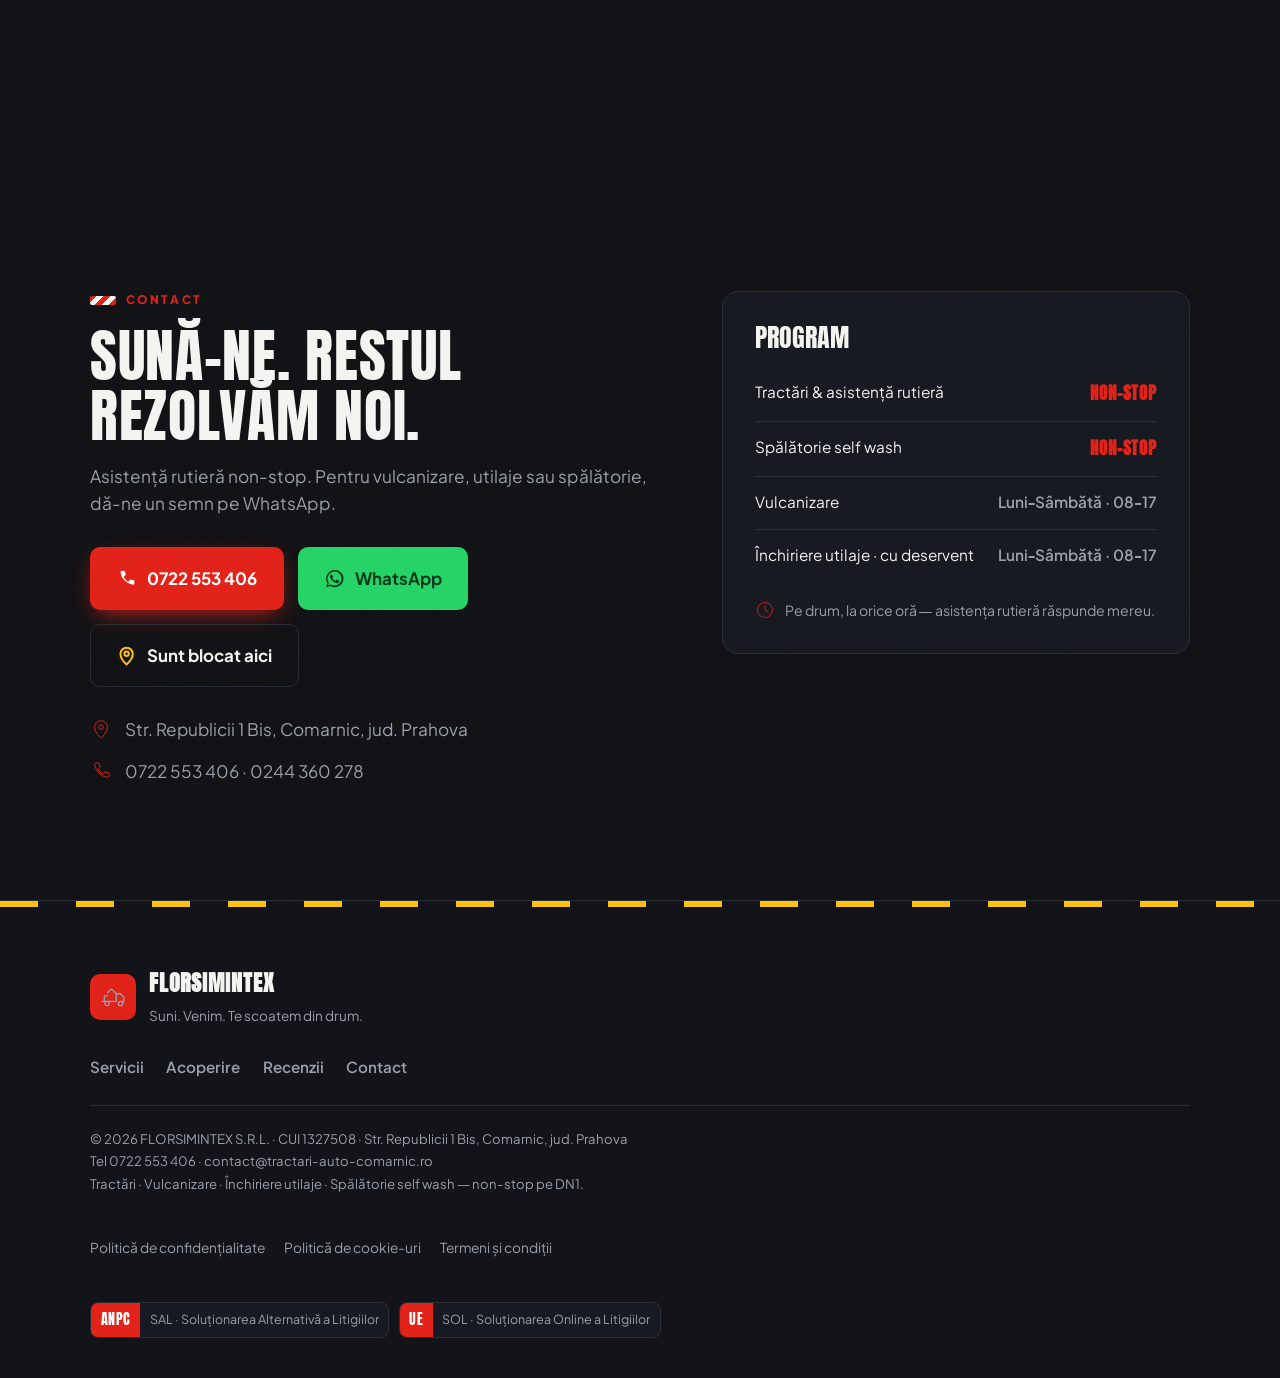
<file: industrial.html>
<!doctype html>
<html lang="ro" class="theme-industrial">
<head>
<meta charset="utf-8">
<meta name="viewport" content="width=device-width, initial-scale=1">
<title>FLORSIMINTEX Comarnic — Tractări non-stop, Vulcanizare, Utilaje & Spălătorie</title>
<meta name="description" content="Tractări auto și asistență rutieră non-stop pe DN1 și Valea Prahovei. Vulcanizare, transport și închiriere utilaje, spălătorie auto în Comarnic, Prahova. Sună 0722 553 406.">
<meta name="theme-color" content="#0d0e11">
<link rel="canonical" href="https://tractari-auto-comarnic.ro/industrial.html">
<meta name="robots" content="noindex,follow">
<meta property="og:title" content="FLORSIMINTEX Comarnic — Tractări non-stop, Vulcanizare, Utilaje & Spălătorie">
<meta property="og:description" content="Tractări auto și asistență rutieră non-stop pe DN1 și Valea Prahovei. Vulcanizare, transport și închiriere utilaje, spălătorie auto în Comarnic, Prahova. Sună 0722 553 406.">
<meta property="og:type" content="website">
<meta property="og:url" content="https://tractari-auto-comarnic.ro/industrial.html">
<meta property="og:locale" content="ro_RO">
<meta property="og:site_name" content="FLORSIMINTEX Comarnic">
<meta property="og:image" content="https://tractari-auto-comarnic.ro/assets/images/hero-tractare.jpg">
<meta property="og:image:width" content="1600">
<meta property="og:image:height" content="1200">
<meta name="twitter:card" content="summary_large_image">
<meta name="twitter:title" content="FLORSIMINTEX Comarnic — Tractări non-stop, Vulcanizare, Utilaje & Spălătorie">
<meta name="twitter:description" content="Tractări auto și asistență rutieră non-stop pe DN1 și Valea Prahovei. Vulcanizare, transport și închiriere utilaje, spălătorie auto în Comarnic, Prahova. Sună 0722 553 406.">
<meta name="twitter:image" content="https://tractari-auto-comarnic.ro/assets/images/hero-tractare.jpg">
<link rel="manifest" href="manifest.webmanifest">
<link rel="apple-touch-icon" href="assets/icons/icon-192.png">
<link rel="preconnect" href="https://www.google.com">
<link rel="preload" as="image" type="image/avif" imagesrcset="assets/images/hero-tractare-480.avif 480w, assets/images/hero-tractare-800.avif 800w, assets/images/hero-tractare-1200.avif 1200w, assets/images/hero-tractare-1600.avif 1600w" imagesizes="100vw" fetchpriority="high">
<link rel="preload" as="font" type="font/woff2" href="assets/fonts/anton-latin.woff2" crossorigin>
<link rel="preload" as="font" type="font/woff2" href="assets/fonts/pjs-700-latin.woff2" crossorigin>
<link rel="stylesheet" href="css/base.css">
<link rel="stylesheet" href="css/components.css">
<link rel="stylesheet" href="css/theme-industrial.css">
<script type="application/ld+json">{"@context":"https://schema.org","@graph":[{"@type":["AutoRepair","EmergencyService"],"@id":"https://tractari-auto-comarnic.ro/#business","name":"FLORSIMINTEX S.R.L.","url":"https://tractari-auto-comarnic.ro","image":"https://tractari-auto-comarnic.ro/assets/images/hero-tractare.jpg","telephone":"+40722553406","email":"contact@tractari-auto-comarnic.ro","priceRange":"$$","currenciesAccepted":"RON","address":{"@type":"PostalAddress","streetAddress":"Str. Republicii 1 Bis","addressLocality":"Comarnic","addressRegion":"Prahova","postalCode":"105700","addressCountry":"RO"},"geo":{"@type":"GeoCoordinates","latitude":45.2486,"longitude":25.6361},"hasMap":"https://maps.app.goo.gl/q3RN5pKrEn8EoF1H6","sameAs":["https://maps.app.goo.gl/q3RN5pKrEn8EoF1H6","https://maps.app.goo.gl/4gYi3hnEfFh5eGaT8"],"contactPoint":[{"@type":"ContactPoint","telephone":"+40722553406","email":"contact@tractari-auto-comarnic.ro","contactType":"asistență rutieră","availableLanguage":"ro"},{"@type":"ContactPoint","telephone":"+40244360278","contactType":"birou"}],"areaServed":[{"@type":"Place","name":"DN1"},{"@type":"Place","name":"Comarnic"},{"@type":"Place","name":"Posada"},{"@type":"Place","name":"Secăria"},{"@type":"Place","name":"Talea"},{"@type":"Place","name":"Sinaia"},{"@type":"Place","name":"Breaza"},{"@type":"Place","name":"Nistorești"},{"@type":"Place","name":"Câmpina"},{"@type":"Place","name":"Bănești"}],"openingHoursSpecification":[{"@type":"OpeningHoursSpecification","dayOfWeek":["Monday","Tuesday","Wednesday","Thursday","Friday","Saturday","Sunday"],"opens":"00:00","closes":"23:59"}],"makesOffer":[{"@type":"Offer","name":"Tractări & asistență rutieră"},{"@type":"Offer","name":"Vulcanizare auto"},{"@type":"Offer","name":"Transport utilaje & agabaritic"},{"@type":"Offer","name":"Închiriere utilaje"},{"@type":"Offer","name":"Spălătorie self wash"},{"@type":"Offer","name":"Închiriere ATV-uri"}],"aggregateRating":{"@type":"AggregateRating","ratingValue":"5.0","reviewCount":"3","bestRating":"5"},"review":[{"@type":"Review","author":{"@type":"Person","name":"Radu Coman"},"reviewRating":{"@type":"Rating","ratingValue":5,"bestRating":5},"reviewBody":"Servicii rapide și de calitate 🔥"},{"@type":"Review","author":{"@type":"Person","name":"Mihaela Nedelcu"},"reviewRating":{"@type":"Rating","ratingValue":5,"bestRating":5},"reviewBody":"Mulțumim și vă așteptăm din nou."},{"@type":"Review","author":{"@type":"Person","name":"Boiangiu"},"reviewRating":{"@type":"Rating","ratingValue":5,"bestRating":5},"reviewBody":"Super."}]},{"@type":"Service","@id":"https://tractari-auto-comarnic.ro/#service-0","name":"Tractări & asistență rutieră","description":"Intervenim non-stop pe DN1 și Valea Prahovei. Autoplatforme moderne, trolii electrice și hidraulice pentru orice situație — pană, accident sau defecțiune.","serviceType":"Tractări & asistență rutieră","provider":{"@id":"https://tractari-auto-comarnic.ro/#business"},"areaServed":["DN1","Comarnic","Posada","Secăria","Talea","Sinaia","Breaza","Nistorești","Câmpina","Bănești"]},{"@type":"Service","@id":"https://tractari-auto-comarnic.ro/#service-1","name":"Vulcanizare auto","description":"Anvelope autoturisme, camioane și utilaje. Dejantare, echilibrare și service roți, rapid și corect. Reparăm și pe loc dacă te-a prins pana în drum.","serviceType":"Vulcanizare auto","provider":{"@id":"https://tractari-auto-comarnic.ro/#business"},"areaServed":["DN1","Comarnic","Posada","Secăria","Talea","Sinaia","Breaza","Nistorești","Câmpina","Bănești"]},{"@type":"Service","@id":"https://tractari-auto-comarnic.ro/#service-2","name":"Transport utilaje & agabaritic","description":"Mutăm excavatoare, buldoexcavatoare, tractoare și utilaje grele cu trailer dedicat. Transport mașini noi sau avariate, dube, remorci, bărci și rulote.","serviceType":"Transport utilaje & agabaritic","provider":{"@id":"https://tractari-auto-comarnic.ro/#business"},"areaServed":["DN1","Comarnic","Posada","Secăria","Talea","Sinaia","Breaza","Nistorești","Câmpina","Bănești"]},{"@type":"Service","@id":"https://tractari-auto-comarnic.ro/#service-3","name":"Închiriere utilaje","description":"Excavatoare și utilaje de construcții pentru închiriere în zona Comarnic, numai cu deservent calificat. Asigurăm și transportul la punctul de lucru.","serviceType":"Închiriere utilaje","provider":{"@id":"https://tractari-auto-comarnic.ro/#business"},"areaServed":["DN1","Comarnic","Posada","Secăria","Talea","Sinaia","Breaza","Nistorești","Câmpina","Bănești"]},{"@type":"Service","@id":"https://tractari-auto-comarnic.ro/#service-4","name":"Spălătorie self wash","description":"Spălătorie self-service deschisă non-stop. Speli mașina când vrei tu, cu echipamente moderne și jet de înaltă presiune, la orice oră din zi sau din noapte.","serviceType":"Spălătorie self wash","provider":{"@id":"https://tractari-auto-comarnic.ro/#business"},"areaServed":["DN1","Comarnic","Posada","Secăria","Talea","Sinaia","Breaza","Nistorești","Câmpina","Bănești"]},{"@type":"Service","@id":"https://tractari-auto-comarnic.ro/#service-5","name":"Închiriere ATV-uri","description":"Închiriază ATV și pornește pe traseele de pe Valea Prahovei. Modele pentru începători și avansați, echipament inclus — o zi de adrenalină chiar din Comarnic.","serviceType":"Închiriere ATV-uri","provider":{"@id":"https://tractari-auto-comarnic.ro/#business"},"areaServed":["DN1","Comarnic","Posada","Secăria","Talea","Sinaia","Breaza","Nistorești","Câmpina","Bănești"]}]}</script>
</head>
<body>

<a class="skip" href="#main">Sari la conținut</a>

<header class="site-head" id="top">
  <div class="wrap head-inner">
    <a class="brand" href="#top" aria-label="FLORSIMINTEX — acasă">
      <span class="brand-mark"><svg viewBox="0 0 48 48" aria-hidden="true"><path d="M4 32h26V18h8l6 7v7h-4"/><path d="M30 18l-9-9-7 7"/><circle cx="13" cy="36" r="4"/><circle cx="38" cy="36" r="4"/><path d="M8 32V22h6"/></svg></span>
      <span class="brand-txt"><b>FLORSIMINTEX</b><i>Comarnic · DN1</i></span>
    </a>
    <nav class="nav" aria-label="Principal">
      <a href="#servicii">Servicii</a>
      <a href="#dece">De ce noi</a>
      <a href="#acoperire">Acoperire</a>
      <a href="#recenzii">Recenzii</a>
      <a href="#contact">Contact</a>
    </nav>
    <div class="head-cta">
      <a class="btn btn-ghost" href="tel:+40722553406"><svg viewBox="0 0 48 48" aria-hidden="true"><path d="M14 6l6 1 2 9-5 4a24 24 0 0 0 11 11l4-5 9 2 1 6a4 4 0 0 1-4 4A34 34 0 0 1 10 10a4 4 0 0 1 4-4z"/></svg><span>0722 553 406</span></a>
      <button class="burger" aria-label="Meniu" aria-expanded="false"><span></span><span></span><span></span></button>
    </div>
  </div>
  <div class="chevron-bar" aria-hidden="true"><span class="chevron-bar__fill"></span></div>
</header>

<main id="main">

  <!-- HERO -->
  <section class="hero">
    <div class="hero-media"><picture>
            <source type="image/avif" srcset="assets/images/hero-tractare-480.avif 480w, assets/images/hero-tractare-800.avif 800w, assets/images/hero-tractare-1200.avif 1200w, assets/images/hero-tractare-1600.avif 1600w" sizes="100vw">
            <source type="image/webp" srcset="assets/images/hero-tractare-480.webp 480w, assets/images/hero-tractare-800.webp 800w, assets/images/hero-tractare-1200.webp 1200w, assets/images/hero-tractare-1600.webp 1600w" sizes="100vw">
            <img src="assets/images/hero-tractare.jpg" alt="Autospeciala FLORSIMINTEX tractând un autoturism pe DN1" width="1600" height="1200" fetchpriority="high" decoding="async">
          </picture></div>
    <div class="hero-overlay"></div>
    <div class="hero-sweep" aria-hidden="true"></div>
    <div class="wrap hero-inner">
      <p class="eyebrow reveal"><span class="ping"></span> Non-stop pe DN1 · Valea Prahovei</p>
      <h1 class="reveal">Ai rămas în pană<br>pe drum? <em>Te ajutăm noi.</em></h1>
      <p class="lead reveal">Tractări și asistență rutieră 24/7 în Comarnic și pe toată Valea Prahovei. Plus vulcanizare, închiriere utilaje și spălătorie self wash — toate la aceeași echipă.</p>
      <div class="hero-actions reveal">
        <a class="btn btn-call" href="tel:+40722553406"><svg viewBox="0 0 48 48" aria-hidden="true"><path d="M14 6l6 1 2 9-5 4a24 24 0 0 0 11 11l4-5 9 2 1 6a4 4 0 0 1-4 4A34 34 0 0 1 10 10a4 4 0 0 1 4-4z"/></svg><span>Sună acum · 0722 553 406</span></a>
        <a class="btn btn-wa" href="https://wa.me/40722553406?text=Bun%C4%83%20ziua!%20Am%20nevoie%20de%20ajutor%20%E2%80%94%20" target="_blank" rel="noopener"><svg viewBox="0 0 32 32" aria-hidden="true"><path d="M16 3a13 13 0 0 0-11 19.6L3 29l6.6-2a13 13 0 1 0 6.4-24zm0 23.6a10.6 10.6 0 0 1-5.4-1.5l-.4-.2-4 1 1-3.9-.3-.4A10.6 10.6 0 1 1 16 26.6zm6-7.9c-.3-.2-2-1-2.3-1.1-.3-.1-.5-.2-.8.2s-.9 1.1-1.1 1.3-.4.2-.8 0a8.6 8.6 0 0 1-4.3-3.7c-.3-.6.3-.5.9-1.8.1-.2 0-.4 0-.6s-.8-1.9-1-2.6c-.3-.7-.6-.6-.8-.6h-.7a1.3 1.3 0 0 0-1 .4 4 4 0 0 0-1.2 2.9 6.9 6.9 0 0 0 1.4 3.6 15.7 15.7 0 0 0 6 5.3c2.2 1 3 1 4.1.9a3.5 3.5 0 0 0 2.3-1.6 2.9 2.9 0 0 0 .2-1.6c0-.2-.3-.3-.6-.5z"/></svg><span>Scrie pe WhatsApp</span></a>
        <a class="btn btn-ghost btn-loc" href="https://wa.me/40722553406?text=Bun%C4%83%20ziua!%20Am%20r%C4%83mas%20%C3%AEn%20pan%C4%83%20%C8%99i%20am%20nevoie%20de%20tractare." target="_blank" rel="noopener" data-geo data-wa="40722553406"><svg viewBox="0 0 48 48" aria-hidden="true"><path d="M24 44s14-12 14-24a14 14 0 1 0-28 0c0 12 14 24 14 24z"/><circle cx="24" cy="20" r="5"/></svg><span>Sunt blocat aici</span></a>
      </div>
      <ul class="hero-chips reveal">
        <li><svg viewBox="0 0 24 24" aria-hidden="true"><path d="M5 13l4 4 10-12"/></svg> Ajungem rapid</li>
        <li><svg viewBox="0 0 24 24" aria-hidden="true"><path d="M5 13l4 4 10-12"/></svg> Autoplatforme moderne</li>
        <li><svg viewBox="0 0 24 24" aria-hidden="true"><path d="M5 13l4 4 10-12"/></svg> Non-stop, 7/24</li>
      </ul>
    </div>
  </section>

  <!-- TICKER ZONE -->
  <div class="ticker" aria-label="Zone acoperite">
    <div class="ticker-track">
      <span><svg viewBox="0 0 48 48" aria-hidden="true"><path d="M24 44s14-12 14-24a14 14 0 1 0-28 0c0 12 14 24 14 24z"/><circle cx="24" cy="20" r="5"/></svg>DN1</span><span><svg viewBox="0 0 48 48" aria-hidden="true"><path d="M24 44s14-12 14-24a14 14 0 1 0-28 0c0 12 14 24 14 24z"/><circle cx="24" cy="20" r="5"/></svg>Comarnic</span><span><svg viewBox="0 0 48 48" aria-hidden="true"><path d="M24 44s14-12 14-24a14 14 0 1 0-28 0c0 12 14 24 14 24z"/><circle cx="24" cy="20" r="5"/></svg>Posada</span><span><svg viewBox="0 0 48 48" aria-hidden="true"><path d="M24 44s14-12 14-24a14 14 0 1 0-28 0c0 12 14 24 14 24z"/><circle cx="24" cy="20" r="5"/></svg>Secăria</span><span><svg viewBox="0 0 48 48" aria-hidden="true"><path d="M24 44s14-12 14-24a14 14 0 1 0-28 0c0 12 14 24 14 24z"/><circle cx="24" cy="20" r="5"/></svg>Talea</span><span><svg viewBox="0 0 48 48" aria-hidden="true"><path d="M24 44s14-12 14-24a14 14 0 1 0-28 0c0 12 14 24 14 24z"/><circle cx="24" cy="20" r="5"/></svg>Sinaia</span><span><svg viewBox="0 0 48 48" aria-hidden="true"><path d="M24 44s14-12 14-24a14 14 0 1 0-28 0c0 12 14 24 14 24z"/><circle cx="24" cy="20" r="5"/></svg>Breaza</span><span><svg viewBox="0 0 48 48" aria-hidden="true"><path d="M24 44s14-12 14-24a14 14 0 1 0-28 0c0 12 14 24 14 24z"/><circle cx="24" cy="20" r="5"/></svg>Nistorești</span><span><svg viewBox="0 0 48 48" aria-hidden="true"><path d="M24 44s14-12 14-24a14 14 0 1 0-28 0c0 12 14 24 14 24z"/><circle cx="24" cy="20" r="5"/></svg>Câmpina</span><span><svg viewBox="0 0 48 48" aria-hidden="true"><path d="M24 44s14-12 14-24a14 14 0 1 0-28 0c0 12 14 24 14 24z"/><circle cx="24" cy="20" r="5"/></svg>Bănești</span><span><svg viewBox="0 0 48 48" aria-hidden="true"><path d="M24 44s14-12 14-24a14 14 0 1 0-28 0c0 12 14 24 14 24z"/><circle cx="24" cy="20" r="5"/></svg>DN1</span><span><svg viewBox="0 0 48 48" aria-hidden="true"><path d="M24 44s14-12 14-24a14 14 0 1 0-28 0c0 12 14 24 14 24z"/><circle cx="24" cy="20" r="5"/></svg>Comarnic</span><span><svg viewBox="0 0 48 48" aria-hidden="true"><path d="M24 44s14-12 14-24a14 14 0 1 0-28 0c0 12 14 24 14 24z"/><circle cx="24" cy="20" r="5"/></svg>Posada</span><span><svg viewBox="0 0 48 48" aria-hidden="true"><path d="M24 44s14-12 14-24a14 14 0 1 0-28 0c0 12 14 24 14 24z"/><circle cx="24" cy="20" r="5"/></svg>Secăria</span><span><svg viewBox="0 0 48 48" aria-hidden="true"><path d="M24 44s14-12 14-24a14 14 0 1 0-28 0c0 12 14 24 14 24z"/><circle cx="24" cy="20" r="5"/></svg>Talea</span><span><svg viewBox="0 0 48 48" aria-hidden="true"><path d="M24 44s14-12 14-24a14 14 0 1 0-28 0c0 12 14 24 14 24z"/><circle cx="24" cy="20" r="5"/></svg>Sinaia</span><span><svg viewBox="0 0 48 48" aria-hidden="true"><path d="M24 44s14-12 14-24a14 14 0 1 0-28 0c0 12 14 24 14 24z"/><circle cx="24" cy="20" r="5"/></svg>Breaza</span><span><svg viewBox="0 0 48 48" aria-hidden="true"><path d="M24 44s14-12 14-24a14 14 0 1 0-28 0c0 12 14 24 14 24z"/><circle cx="24" cy="20" r="5"/></svg>Nistorești</span><span><svg viewBox="0 0 48 48" aria-hidden="true"><path d="M24 44s14-12 14-24a14 14 0 1 0-28 0c0 12 14 24 14 24z"/><circle cx="24" cy="20" r="5"/></svg>Câmpina</span><span><svg viewBox="0 0 48 48" aria-hidden="true"><path d="M24 44s14-12 14-24a14 14 0 1 0-28 0c0 12 14 24 14 24z"/><circle cx="24" cy="20" r="5"/></svg>Bănești</span><span><svg viewBox="0 0 48 48" aria-hidden="true"><path d="M24 44s14-12 14-24a14 14 0 1 0-28 0c0 12 14 24 14 24z"/><circle cx="24" cy="20" r="5"/></svg>DN1</span><span><svg viewBox="0 0 48 48" aria-hidden="true"><path d="M24 44s14-12 14-24a14 14 0 1 0-28 0c0 12 14 24 14 24z"/><circle cx="24" cy="20" r="5"/></svg>Comarnic</span><span><svg viewBox="0 0 48 48" aria-hidden="true"><path d="M24 44s14-12 14-24a14 14 0 1 0-28 0c0 12 14 24 14 24z"/><circle cx="24" cy="20" r="5"/></svg>Posada</span><span><svg viewBox="0 0 48 48" aria-hidden="true"><path d="M24 44s14-12 14-24a14 14 0 1 0-28 0c0 12 14 24 14 24z"/><circle cx="24" cy="20" r="5"/></svg>Secăria</span><span><svg viewBox="0 0 48 48" aria-hidden="true"><path d="M24 44s14-12 14-24a14 14 0 1 0-28 0c0 12 14 24 14 24z"/><circle cx="24" cy="20" r="5"/></svg>Talea</span><span><svg viewBox="0 0 48 48" aria-hidden="true"><path d="M24 44s14-12 14-24a14 14 0 1 0-28 0c0 12 14 24 14 24z"/><circle cx="24" cy="20" r="5"/></svg>Sinaia</span><span><svg viewBox="0 0 48 48" aria-hidden="true"><path d="M24 44s14-12 14-24a14 14 0 1 0-28 0c0 12 14 24 14 24z"/><circle cx="24" cy="20" r="5"/></svg>Breaza</span><span><svg viewBox="0 0 48 48" aria-hidden="true"><path d="M24 44s14-12 14-24a14 14 0 1 0-28 0c0 12 14 24 14 24z"/><circle cx="24" cy="20" r="5"/></svg>Nistorești</span><span><svg viewBox="0 0 48 48" aria-hidden="true"><path d="M24 44s14-12 14-24a14 14 0 1 0-28 0c0 12 14 24 14 24z"/><circle cx="24" cy="20" r="5"/></svg>Câmpina</span><span><svg viewBox="0 0 48 48" aria-hidden="true"><path d="M24 44s14-12 14-24a14 14 0 1 0-28 0c0 12 14 24 14 24z"/><circle cx="24" cy="20" r="5"/></svg>Bănești</span>
    </div>
  </div>

  <!-- STATS -->
  <section class="stats wrap">
    <div class="stat reveal"><b data-count="24/7">24/7</b><span>asistență rutieră non-stop</span></div><div class="stat reveal"><b data-count="9">9</b><span>localități acoperite pe DN1</span></div><div class="stat reveal"><b data-count="12+">12+</b><span>oameni în echipă</span></div><div class="stat reveal"><b data-count="100%">100%</b><span>autoplatforme moderne</span></div>
  </section>

  <!-- CUM FUNCȚIONEAZĂ -->
  <section class="section section-alt" id="cum">
    <div class="wrap">
      <header class="sec-head reveal">
        <p class="kicker">Cum funcționează</p>
        <h2>De la telefon, la mașina ta în siguranță</h2>
        <p class="sub">Fără pași complicați și fără call-center. Suni — de aici ne ocupăm noi.</p>
      </header>
      <ol class="steps">
        <li class="step reveal"><span class="step-no">01</span><div><h3>Suni</h3><p>La 0722 553 406 răspunde un om, nu un robot. Ne spui unde ești și ce-ai pățit.</p></div></li>
        <li class="step reveal"><span class="step-no">02</span><div><h3>Plecăm spre tine</h3><p>Echipa cea mai apropiată de pe DN1 pornește imediat. Îți spunem în câte minute ajungem.</p></div></li>
        <li class="step reveal"><span class="step-no">03</span><div><h3>Te scoatem din drum</h3><p>Mașina urcă pe platformă, nu e târâtă. Te ducem unde ai nevoie — acasă, la service, în siguranță.</p></div></li>
      </ol>
    </div>
  </section>

  <!-- SERVICII -->
  <section class="section" id="servicii">
    <div class="wrap">
      <header class="sec-head reveal">
        <p class="kicker">Ce facem</p>
        <h2>Servicii pentru drum, atelier și șantier</h2>
        <p class="sub">O singură firmă din Comarnic care îți rezolvă mașina, anvelopele și utilajele. Suni, te ajutăm.</p>
      </header>
      <div class="services">
        
        <article class="card reveal has-img" style="--i:0">
          <span class="card-glow" aria-hidden="true"></span>
          <div class="card-media"><picture>
            <source type="image/avif" srcset="assets/images/asistenta-rutiera-480.avif 480w, assets/images/asistenta-rutiera-800.avif 800w" sizes="(max-width:880px) 100vw, 380px">
            <source type="image/webp" srcset="assets/images/asistenta-rutiera-480.webp 480w, assets/images/asistenta-rutiera-800.webp 800w" sizes="(max-width:880px) 100vw, 380px">
            <img src="assets/images/asistenta-rutiera.jpg" alt="Tractări & asistență rutieră — FLORSIMINTEX Comarnic" width="1000" height="1333" loading="lazy" decoding="async">
          </picture></div>
          <div class="card-body">
            <span class="card-ico"><svg viewBox="0 0 48 48" aria-hidden="true"><path d="M4 32h26V18h8l6 7v7h-4"/><path d="M30 18l-9-9-7 7"/><circle cx="13" cy="36" r="4"/><circle cx="38" cy="36" r="4"/><path d="M8 32V22h6"/></svg></span>
            <span class="card-tag">NON-STOP 24/7</span>
            <h3>Tractări & asistență rutieră</h3>
            <p>Intervenim non-stop pe DN1 și Valea Prahovei. Autoplatforme moderne, trolii electrice și hidraulice pentru orice situație — pană, accident sau defecțiune.</p>
            <a class="card-link" href="https://wa.me/40722553406?text=Bun%C4%83%20ziua!%20Vreau%20detalii%20despre%3A%20Tract%C4%83ri%20%26%20asisten%C8%9B%C4%83%20rutier%C4%83" target="_blank" rel="noopener">Cere o ofertă <svg viewBox="0 0 24 24" aria-hidden="true"><path d="M5 12h14M13 6l6 6-6 6"/></svg></a>
          </div>
        </article>
        <article class="card reveal has-img" style="--i:1">
          <span class="card-glow" aria-hidden="true"></span>
          <div class="card-media"><picture>
            <source type="image/avif" srcset="assets/images/vulcanizare-atelier-480.avif 480w, assets/images/vulcanizare-atelier-800.avif 800w, assets/images/vulcanizare-atelier-1200.avif 1200w" sizes="(max-width:880px) 100vw, 380px">
            <source type="image/webp" srcset="assets/images/vulcanizare-atelier-480.webp 480w, assets/images/vulcanizare-atelier-800.webp 800w, assets/images/vulcanizare-atelier-1200.webp 1200w" sizes="(max-width:880px) 100vw, 380px">
            <img src="assets/images/vulcanizare-atelier.jpg" alt="Vulcanizare auto — FLORSIMINTEX Comarnic" width="1400" height="1162" loading="lazy" decoding="async">
          </picture></div>
          <div class="card-body">
            <span class="card-ico"><svg viewBox="0 0 48 48" aria-hidden="true"><circle cx="24" cy="24" r="18"/><circle cx="24" cy="24" r="7"/><path d="M24 6v8M24 34v8M6 24h8M34 24h8M11 11l6 6M31 31l6 6M37 11l-6 6M17 31l-6 6"/></svg></span>
            <span class="card-tag">Luni–Sâm 08–17</span>
            <h3>Vulcanizare auto</h3>
            <p>Anvelope autoturisme, camioane și utilaje. Dejantare, echilibrare și service roți, rapid și corect. Reparăm și pe loc dacă te-a prins pana în drum.</p>
            <a class="card-link" href="https://wa.me/40722553406?text=Bun%C4%83%20ziua!%20Vreau%20detalii%20despre%3A%20Vulcanizare%20auto" target="_blank" rel="noopener">Cere o ofertă <svg viewBox="0 0 24 24" aria-hidden="true"><path d="M5 12h14M13 6l6 6-6 6"/></svg></a>
          </div>
        </article>
        <article class="card reveal has-img" style="--i:2">
          <span class="card-glow" aria-hidden="true"></span>
          <div class="card-media"><picture>
            <source type="image/avif" srcset="assets/images/transport-utilaje-480.avif 480w, assets/images/transport-utilaje-800.avif 800w, assets/images/transport-utilaje-1200.avif 1200w" sizes="(max-width:880px) 100vw, 380px">
            <source type="image/webp" srcset="assets/images/transport-utilaje-480.webp 480w, assets/images/transport-utilaje-800.webp 800w, assets/images/transport-utilaje-1200.webp 1200w" sizes="(max-width:880px) 100vw, 380px">
            <img src="assets/images/transport-utilaje.jpg" alt="Transport utilaje & agabaritic — FLORSIMINTEX Comarnic" width="1400" height="1050" loading="lazy" decoding="async">
          </picture></div>
          <div class="card-body">
            <span class="card-ico"><svg viewBox="0 0 48 48" aria-hidden="true"><path d="M6 40h22V28h7l5 6v6h-3"/><path d="M14 28V14h5l16 5"/><path d="M19 14l9-6"/><circle cx="13" cy="44" r="3"/><circle cx="34" cy="44" r="3"/></svg></span>
            <span class="card-tag">Agabaritic</span>
            <h3>Transport utilaje & agabaritic</h3>
            <p>Mutăm excavatoare, buldoexcavatoare, tractoare și utilaje grele cu trailer dedicat. Transport mașini noi sau avariate, dube, remorci, bărci și rulote.</p>
            <a class="card-link" href="https://wa.me/40722553406?text=Bun%C4%83%20ziua!%20Vreau%20detalii%20despre%3A%20Transport%20utilaje%20%26%20agabaritic" target="_blank" rel="noopener">Cere o ofertă <svg viewBox="0 0 24 24" aria-hidden="true"><path d="M5 12h14M13 6l6 6-6 6"/></svg></a>
          </div>
        </article>
        <article class="card reveal has-img" style="--i:3">
          <span class="card-glow" aria-hidden="true"></span>
          <div class="card-media"><picture>
            <source type="image/avif" srcset="assets/images/inchiriere-utilaje-480.avif 480w, assets/images/inchiriere-utilaje-800.avif 800w" sizes="(max-width:880px) 100vw, 380px">
            <source type="image/webp" srcset="assets/images/inchiriere-utilaje-480.webp 480w, assets/images/inchiriere-utilaje-800.webp 800w" sizes="(max-width:880px) 100vw, 380px">
            <img src="assets/images/inchiriere-utilaje.jpg" alt="Închiriere utilaje — FLORSIMINTEX Comarnic" width="1100" height="986" loading="lazy" decoding="async">
          </picture></div>
          <div class="card-body">
            <span class="card-ico"><svg viewBox="0 0 48 48" aria-hidden="true"><path d="M4 40h24v-9H8a4 4 0 0 0-4 4z"/><path d="M28 31v-7l9-10 4 3-7 9"/><path d="M38 24l5 6-4 6h-6"/><path d="M4 36h24"/></svg></span>
            <span class="card-tag">Numai cu deservent</span>
            <h3>Închiriere utilaje</h3>
            <p>Excavatoare și utilaje de construcții pentru închiriere în zona Comarnic, numai cu deservent calificat. Asigurăm și transportul la punctul de lucru.</p>
            <a class="card-link" href="https://wa.me/40722553406?text=Bun%C4%83%20ziua!%20Vreau%20detalii%20despre%3A%20%C3%8Enchiriere%20utilaje" target="_blank" rel="noopener">Cere o ofertă <svg viewBox="0 0 24 24" aria-hidden="true"><path d="M5 12h14M13 6l6 6-6 6"/></svg></a>
          </div>
        </article>
        <article class="card reveal no-img" style="--i:4">
          <span class="card-glow" aria-hidden="true"></span>
          <div class="card-media card-media--ph" aria-hidden="true"><span class="ph-ico"><svg viewBox="0 0 48 48" aria-hidden="true"><path d="M24 6c-6 8-10 13-10 18a10 10 0 0 0 20 0c0-5-4-10-10-18z"/><path d="M20 28a4 4 0 0 0 4 4"/></svg></span></div>
          <div class="card-body">
            <span class="card-ico"><svg viewBox="0 0 48 48" aria-hidden="true"><path d="M24 6c-6 8-10 13-10 18a10 10 0 0 0 20 0c0-5-4-10-10-18z"/><path d="M20 28a4 4 0 0 0 4 4"/></svg></span>
            <span class="card-tag">Self wash · non-stop</span>
            <h3>Spălătorie self wash</h3>
            <p>Spălătorie self-service deschisă non-stop. Speli mașina când vrei tu, cu echipamente moderne și jet de înaltă presiune, la orice oră din zi sau din noapte.</p>
            <a class="card-link" href="https://wa.me/40722553406?text=Bun%C4%83%20ziua!%20Vreau%20detalii%20despre%3A%20Sp%C4%83l%C4%83torie%20self%20wash" target="_blank" rel="noopener">Cere o ofertă <svg viewBox="0 0 24 24" aria-hidden="true"><path d="M5 12h14M13 6l6 6-6 6"/></svg></a>
          </div>
        </article>
        <article class="card reveal has-img" style="--i:5">
          <span class="card-glow" aria-hidden="true"></span>
          <div class="card-media"><picture>
            <source type="image/avif" srcset="assets/images/inchiriere-atv-480.avif 480w, assets/images/inchiriere-atv-800.avif 800w, assets/images/inchiriere-atv-1200.avif 1200w" sizes="(max-width:880px) 100vw, 380px">
            <source type="image/webp" srcset="assets/images/inchiriere-atv-480.webp 480w, assets/images/inchiriere-atv-800.webp 800w, assets/images/inchiriere-atv-1200.webp 1200w" sizes="(max-width:880px) 100vw, 380px">
            <img src="assets/images/inchiriere-atv.jpg" alt="Închiriere ATV-uri — FLORSIMINTEX Comarnic" width="1400" height="1050" loading="lazy" decoding="async">
          </picture></div>
          <div class="card-body">
            <span class="card-ico"><svg viewBox="0 0 48 48" aria-hidden="true"><circle cx="11" cy="34" r="6"/><circle cx="37" cy="34" r="6"/><path d="M11 34h14l4-10h8M17 24l4-6h8l3 6"/><path d="M29 24l-4 10"/></svg></span>
            <span class="card-tag">Ture pe munte</span>
            <h3>Închiriere ATV-uri</h3>
            <p>Închiriază ATV și pornește pe traseele de pe Valea Prahovei. Modele pentru începători și avansați, echipament inclus — o zi de adrenalină chiar din Comarnic.</p>
            <a class="card-link" href="https://wa.me/40722553406?text=Bun%C4%83%20ziua!%20Vreau%20detalii%20despre%3A%20%C3%8Enchiriere%20ATV-uri" target="_blank" rel="noopener">Cere o ofertă <svg viewBox="0 0 24 24" aria-hidden="true"><path d="M5 12h14M13 6l6 6-6 6"/></svg></a>
          </div>
        </article>
      </div>
    </div>
  </section>

  <!-- DE CE NOI -->
  <section class="section section-alt" id="dece">
    <div class="wrap feature">
      <div class="feature-media reveal">
        <picture>
            <source type="image/avif" srcset="assets/images/asistenta-rutiera-480.avif 480w, assets/images/asistenta-rutiera-800.avif 800w" sizes="(max-width:880px) 90vw, 460px">
            <source type="image/webp" srcset="assets/images/asistenta-rutiera-480.webp 480w, assets/images/asistenta-rutiera-800.webp 800w" sizes="(max-width:880px) 90vw, 460px">
            <img src="assets/images/asistenta-rutiera.jpg" alt="Platformă de asistență rutieră non-stop FLORSIMINTEX" width="1000" height="1333" loading="lazy" decoding="async">
          </picture>
        <div class="feature-badge"><svg viewBox="0 0 48 48" aria-hidden="true"><circle cx="24" cy="24" r="18"/><path d="M24 13v11l8 5"/></svg><div><b>NON-STOP</b><span>și de sărbători</span></div></div>
      </div>
      <div class="feature-text">
        <p class="kicker reveal">De ce FLORSIMINTEX</p>
        <h2 class="reveal">Pe noi ne găsești când chiar ai nevoie</h2>
        <ul class="why">
          <li class="reveal"><span class="why-ico"><svg viewBox="0 0 48 48" aria-hidden="true"><path d="M26 4 10 28h10l-2 16 18-26H26z"/></svg></span><div><b>Ajungem repede</b><p>Echipe permanente în zonă, pe DN1. Suni, spui unde ești, plecăm spre tine.</p></div></li><li class="reveal"><span class="why-ico"><svg viewBox="0 0 48 48" aria-hidden="true"><path d="M24 4l16 6v12c0 11-7 17-16 22-9-5-16-11-16-22V10z"/><path d="M17 24l5 5 9-11"/></svg></span><div><b>Autoplatforme moderne</b><p>Mașina ta urcă pe platformă, nu e trasă pe asfalt. Trolii electrice, hidraulice și manuale.</p></div></li><li class="reveal"><span class="why-ico"><svg viewBox="0 0 48 48" aria-hidden="true"><circle cx="24" cy="24" r="18"/><path d="M24 13v11l8 5"/></svg></span><div><b>Program non-stop, 7/24</b><p>Asistența rutieră nu se închide. Suntem la telefon 24/7, inclusiv în weekend și de sărbători.</p></div></li><li class="reveal"><span class="why-ico"><svg viewBox="0 0 24 24" aria-hidden="true"><path d="M5 13l4 4 10-12"/></svg></span><div><b>O firmă, toate serviciile</b><p>De la tractare la vulcanizare, utilaje și spălătorie — rezolvi totul într-un singur loc, cu oameni pe care îi cunoști.</p></div></li>
        </ul>
        <a class="btn btn-call reveal" href="tel:+40722553406"><svg viewBox="0 0 48 48" aria-hidden="true"><path d="M14 6l6 1 2 9-5 4a24 24 0 0 0 11 11l4-5 9 2 1 6a4 4 0 0 1-4 4A34 34 0 0 1 10 10a4 4 0 0 1 4-4z"/></svg><span>0722 553 406</span></a>
      </div>
    </div>
  </section>

  <!-- DESPRE NOI -->
  <section class="section" id="despre">
    <div class="wrap feature feature-rev">
      <div class="feature-text">
        <p class="kicker reveal">Cine suntem</p>
        <h2 class="reveal">De ani buni, pe DN1</h2>
        <p class="about-p reveal">Suntem din Comarnic, de pe DN1, de unde pleacă toate intervențiile noastre. Dacă ai trecut prin Valea Prahovei, probabil ne-ai văzut autospeciala roșie cu dungi galbene — „ASISTENȚĂ RUTIERĂ NON-STOP". Aia suntem noi.</p>
        <p class="about-p reveal">Ridicăm mașini din șanț, schimbăm cauciucuri pe ploaie și tractăm pe platformă. Avem program non-stop, 7/24, pentru asistență rutieră — suni, răspundem și venim. Pentru utilaje grele și transport agabaritic avem trailer dedicat și utilaje proprii.</p>
        <a class="btn btn-call reveal" href="tel:+40722553406"><svg viewBox="0 0 48 48" aria-hidden="true"><path d="M14 6l6 1 2 9-5 4a24 24 0 0 0 11 11l4-5 9 2 1 6a4 4 0 0 1-4 4A34 34 0 0 1 10 10a4 4 0 0 1 4-4z"/></svg><span>0722 553 406</span></a>
      </div>
      <div class="feature-media reveal">
        <picture>
            <source type="image/avif" srcset="assets/images/tractare-platforma-480.avif 480w, assets/images/tractare-platforma-800.avif 800w, assets/images/tractare-platforma-1200.avif 1200w" sizes="(max-width:880px) 90vw, 460px">
            <source type="image/webp" srcset="assets/images/tractare-platforma-480.webp 480w, assets/images/tractare-platforma-800.webp 800w, assets/images/tractare-platforma-1200.webp 1200w" sizes="(max-width:880px) 90vw, 460px">
            <img src="assets/images/tractare-platforma.jpg" alt="Autoplatforma FLORSIMINTEX pe DN1, Valea Prahovei" width="1400" height="1050" loading="lazy" decoding="async">
          </picture>
        <div class="feature-badge"><svg viewBox="0 0 48 48" aria-hidden="true"><path d="M24 44s14-12 14-24a14 14 0 1 0-28 0c0 12 14 24 14 24z"/><circle cx="24" cy="20" r="5"/></svg><div><b>Comarnic</b><span>pe DN1</span></div></div>
      </div>
    </div>
  </section>

  <!-- GALERIE -->
  <section class="section section-alt" id="galerie">
    <div class="wrap">
      <header class="sec-head reveal">
        <p class="kicker">De pe teren</p>
        <h2>Flota și intervențiile noastre</h2>
        <p class="sub">Poze reale, nu stock. Asta ridicăm, asta conducem, asta închiriem.</p>
      </header>
      <div class="gallery">
        
        <figure class="shot reveal">
          <picture>
            <source type="image/avif" srcset="assets/images/tractare-platforma-480.avif 480w, assets/images/tractare-platforma-800.avif 800w, assets/images/tractare-platforma-1200.avif 1200w" sizes="(max-width:600px) 100vw, (max-width:1000px) 50vw, 380px">
            <source type="image/webp" srcset="assets/images/tractare-platforma-480.webp 480w, assets/images/tractare-platforma-800.webp 800w, assets/images/tractare-platforma-1200.webp 1200w" sizes="(max-width:600px) 100vw, (max-width:1000px) 50vw, 380px">
            <img src="assets/images/tractare-platforma.jpg" alt="Autospeciala care vine la tine, pe DN1." width="1400" height="1050" loading="lazy" decoding="async">
          </picture>
          <figcaption>Autospeciala care vine la tine, pe DN1.</figcaption>
        </figure>
        <figure class="shot reveal">
          <picture>
            <source type="image/avif" srcset="assets/images/transport-utilaje-480.avif 480w, assets/images/transport-utilaje-800.avif 800w, assets/images/transport-utilaje-1200.avif 1200w" sizes="(max-width:600px) 100vw, (max-width:1000px) 50vw, 380px">
            <source type="image/webp" srcset="assets/images/transport-utilaje-480.webp 480w, assets/images/transport-utilaje-800.webp 800w, assets/images/transport-utilaje-1200.webp 1200w" sizes="(max-width:600px) 100vw, (max-width:1000px) 50vw, 380px">
            <img src="assets/images/transport-utilaje.jpg" alt="Scania + JCB pe trailer — transport agabaritic." width="1400" height="1050" loading="lazy" decoding="async">
          </picture>
          <figcaption>Scania + JCB pe trailer — transport agabaritic.</figcaption>
        </figure>
        <figure class="shot reveal">
          <picture>
            <source type="image/avif" srcset="assets/images/inchiriere-utilaje-480.avif 480w, assets/images/inchiriere-utilaje-800.avif 800w" sizes="(max-width:600px) 100vw, (max-width:1000px) 50vw, 380px">
            <source type="image/webp" srcset="assets/images/inchiriere-utilaje-480.webp 480w, assets/images/inchiriere-utilaje-800.webp 800w" sizes="(max-width:600px) 100vw, (max-width:1000px) 50vw, 380px">
            <img src="assets/images/inchiriere-utilaje.jpg" alt="Excavator CAT, închiriat cu deservent." width="1100" height="986" loading="lazy" decoding="async">
          </picture>
          <figcaption>Excavator CAT, închiriat cu deservent.</figcaption>
        </figure>
        <figure class="shot reveal">
          <picture>
            <source type="image/avif" srcset="assets/images/vulcanizare-interior-480.avif 480w, assets/images/vulcanizare-interior-800.avif 800w, assets/images/vulcanizare-interior-1200.avif 1200w" sizes="(max-width:600px) 100vw, (max-width:1000px) 50vw, 380px">
            <source type="image/webp" srcset="assets/images/vulcanizare-interior-480.webp 480w, assets/images/vulcanizare-interior-800.webp 800w, assets/images/vulcanizare-interior-1200.webp 1200w" sizes="(max-width:600px) 100vw, (max-width:1000px) 50vw, 380px">
            <img src="assets/images/vulcanizare-interior.jpg" alt="Atelierul de vulcanizare din Comarnic." width="1400" height="1050" loading="lazy" decoding="async">
          </picture>
          <figcaption>Atelierul de vulcanizare din Comarnic.</figcaption>
        </figure>
        <figure class="shot reveal">
          <picture>
            <source type="image/avif" srcset="assets/images/inchiriere-atv-480.avif 480w, assets/images/inchiriere-atv-800.avif 800w, assets/images/inchiriere-atv-1200.avif 1200w" sizes="(max-width:600px) 100vw, (max-width:1000px) 50vw, 380px">
            <source type="image/webp" srcset="assets/images/inchiriere-atv-480.webp 480w, assets/images/inchiriere-atv-800.webp 800w, assets/images/inchiriere-atv-1200.webp 1200w" sizes="(max-width:600px) 100vw, (max-width:1000px) 50vw, 380px">
            <img src="assets/images/inchiriere-atv.jpg" alt="ATV-uri pentru ture pe munte." width="1400" height="1050" loading="lazy" decoding="async">
          </picture>
          <figcaption>ATV-uri pentru ture pe munte.</figcaption>
        </figure>
        <figure class="shot reveal">
          <picture>
            <source type="image/avif" srcset="assets/images/asistenta-rutiera-480.avif 480w, assets/images/asistenta-rutiera-800.avif 800w" sizes="(max-width:600px) 100vw, (max-width:1000px) 50vw, 380px">
            <source type="image/webp" srcset="assets/images/asistenta-rutiera-480.webp 480w, assets/images/asistenta-rutiera-800.webp 800w" sizes="(max-width:600px) 100vw, (max-width:1000px) 50vw, 380px">
            <img src="assets/images/asistenta-rutiera.jpg" alt="Asistență rutieră non-stop, în orice condiții." width="1000" height="1333" loading="lazy" decoding="async">
          </picture>
          <figcaption>Asistență rutieră non-stop, în orice condiții.</figcaption>
        </figure>
      </div>
    </div>
  </section>

  <!-- ACOPERIRE -->
  <section class="section" id="acoperire">
    <div class="wrap">
      <header class="sec-head reveal">
        <p class="kicker">Unde ajungem</p>
        <h2>Acoperim toată Valea Prahovei</h2>
        <p class="sub">Echipe permanente pe DN1, gata de plecare. Dacă ești în zonă, suntem la tine în cel mai scurt timp.</p>
      </header>
      <div class="areas reveal">
        <span class="area-pill"><svg viewBox="0 0 48 48" aria-hidden="true"><path d="M24 44s14-12 14-24a14 14 0 1 0-28 0c0 12 14 24 14 24z"/><circle cx="24" cy="20" r="5"/></svg>DN1</span><span class="area-pill"><svg viewBox="0 0 48 48" aria-hidden="true"><path d="M24 44s14-12 14-24a14 14 0 1 0-28 0c0 12 14 24 14 24z"/><circle cx="24" cy="20" r="5"/></svg>Comarnic</span><span class="area-pill"><svg viewBox="0 0 48 48" aria-hidden="true"><path d="M24 44s14-12 14-24a14 14 0 1 0-28 0c0 12 14 24 14 24z"/><circle cx="24" cy="20" r="5"/></svg>Posada</span><span class="area-pill"><svg viewBox="0 0 48 48" aria-hidden="true"><path d="M24 44s14-12 14-24a14 14 0 1 0-28 0c0 12 14 24 14 24z"/><circle cx="24" cy="20" r="5"/></svg>Secăria</span><span class="area-pill"><svg viewBox="0 0 48 48" aria-hidden="true"><path d="M24 44s14-12 14-24a14 14 0 1 0-28 0c0 12 14 24 14 24z"/><circle cx="24" cy="20" r="5"/></svg>Talea</span><span class="area-pill"><svg viewBox="0 0 48 48" aria-hidden="true"><path d="M24 44s14-12 14-24a14 14 0 1 0-28 0c0 12 14 24 14 24z"/><circle cx="24" cy="20" r="5"/></svg>Sinaia</span><span class="area-pill"><svg viewBox="0 0 48 48" aria-hidden="true"><path d="M24 44s14-12 14-24a14 14 0 1 0-28 0c0 12 14 24 14 24z"/><circle cx="24" cy="20" r="5"/></svg>Breaza</span><span class="area-pill"><svg viewBox="0 0 48 48" aria-hidden="true"><path d="M24 44s14-12 14-24a14 14 0 1 0-28 0c0 12 14 24 14 24z"/><circle cx="24" cy="20" r="5"/></svg>Nistorești</span><span class="area-pill"><svg viewBox="0 0 48 48" aria-hidden="true"><path d="M24 44s14-12 14-24a14 14 0 1 0-28 0c0 12 14 24 14 24z"/><circle cx="24" cy="20" r="5"/></svg>Câmpina</span><span class="area-pill"><svg viewBox="0 0 48 48" aria-hidden="true"><path d="M24 44s14-12 14-24a14 14 0 1 0-28 0c0 12 14 24 14 24z"/><circle cx="24" cy="20" r="5"/></svg>Bănești</span>
      </div>
      <div class="map-embed map-facade reveal" data-map="https://www.google.com/maps?q=VULCANIZARE%20AUTO%20COMARNIC%2C%20Str.%20Republicii%201%20Bis%2C%20Comarnic%2C%20Prahova&amp;z=15&amp;output=embed" role="button" tabindex="0" aria-label="Apasă pentru a încărca harta interactivă Google Maps">
        <span class="map-facade-grid" aria-hidden="true"></span>
        <span class="map-facade-pin"><svg viewBox="0 0 48 48" aria-hidden="true"><path d="M24 44s14-12 14-24a14 14 0 1 0-28 0c0 12 14 24 14 24z"/><circle cx="24" cy="20" r="5"/></svg></span>
        <span class="map-facade-txt"><b>Vezi-ne pe hartă</b><span>Str. Republicii 1 Bis, Comarnic · apasă pentru harta interactivă</span></span>
      </div>
      <div class="map-cta reveal">
        <div>
          <b>Str. Republicii 1 Bis, Comarnic</b>
          <span>Comarnic, jud. Prahova</span>
        </div>
        <a class="btn btn-ghost" href="https://maps.app.goo.gl/q3RN5pKrEn8EoF1H6" target="_blank" rel="noopener"><svg viewBox="0 0 48 48" aria-hidden="true"><path d="M24 44s14-12 14-24a14 14 0 1 0-28 0c0 12 14 24 14 24z"/><circle cx="24" cy="20" r="5"/></svg><span>Deschide în Google Maps</span></a>
      </div>
    </div>
  </section>

  <!-- RECENZII -->
  <section class="section section-alt" id="recenzii">
    <div class="wrap">
      <header class="sec-head reveal">
        <p class="kicker">Ce spun clienții</p>
        <h2>Oameni pe care i-am scos din drum</h2>
        <div class="rating-line reveal"><span class="stars"><svg viewBox="0 0 24 24" class="star" aria-hidden="true"><path d="M12 2l3 6.5 7 .8-5.2 4.7L18.5 22 12 18.3 5.5 22l1.7-8L2 9.3l7-.8z"/></svg><svg viewBox="0 0 24 24" class="star" aria-hidden="true"><path d="M12 2l3 6.5 7 .8-5.2 4.7L18.5 22 12 18.3 5.5 22l1.7-8L2 9.3l7-.8z"/></svg><svg viewBox="0 0 24 24" class="star" aria-hidden="true"><path d="M12 2l3 6.5 7 .8-5.2 4.7L18.5 22 12 18.3 5.5 22l1.7-8L2 9.3l7-.8z"/></svg><svg viewBox="0 0 24 24" class="star" aria-hidden="true"><path d="M12 2l3 6.5 7 .8-5.2 4.7L18.5 22 12 18.3 5.5 22l1.7-8L2 9.3l7-.8z"/></svg><svg viewBox="0 0 24 24" class="star" aria-hidden="true"><path d="M12 2l3 6.5 7 .8-5.2 4.7L18.5 22 12 18.3 5.5 22l1.7-8L2 9.3l7-.8z"/></svg></span> <b>5,0</b> pe Google pentru asistență rutieră · <a class="rating-link" href="https://maps.app.goo.gl/4gYi3hnEfFh5eGaT8" target="_blank" rel="noopener">vezi recenziile</a></div>
      </header>
      <div class="reviews" id="reviews-track">
        
        <figure class="review reveal">
          <span class="stars"><svg viewBox="0 0 24 24" class="star" aria-hidden="true"><path d="M12 2l3 6.5 7 .8-5.2 4.7L18.5 22 12 18.3 5.5 22l1.7-8L2 9.3l7-.8z"/></svg><svg viewBox="0 0 24 24" class="star" aria-hidden="true"><path d="M12 2l3 6.5 7 .8-5.2 4.7L18.5 22 12 18.3 5.5 22l1.7-8L2 9.3l7-.8z"/></svg><svg viewBox="0 0 24 24" class="star" aria-hidden="true"><path d="M12 2l3 6.5 7 .8-5.2 4.7L18.5 22 12 18.3 5.5 22l1.7-8L2 9.3l7-.8z"/></svg><svg viewBox="0 0 24 24" class="star" aria-hidden="true"><path d="M12 2l3 6.5 7 .8-5.2 4.7L18.5 22 12 18.3 5.5 22l1.7-8L2 9.3l7-.8z"/></svg><svg viewBox="0 0 24 24" class="star" aria-hidden="true"><path d="M12 2l3 6.5 7 .8-5.2 4.7L18.5 22 12 18.3 5.5 22l1.7-8L2 9.3l7-.8z"/></svg></span>
          <blockquote>Servicii rapide și de calitate 🔥</blockquote>
          <figcaption><span class="avatar">R</span><span><b>Radu Coman</b><i>Local Guide · Google · acum 10 luni</i></span></figcaption>
        </figure>
        <figure class="review reveal">
          <span class="stars"><svg viewBox="0 0 24 24" class="star" aria-hidden="true"><path d="M12 2l3 6.5 7 .8-5.2 4.7L18.5 22 12 18.3 5.5 22l1.7-8L2 9.3l7-.8z"/></svg><svg viewBox="0 0 24 24" class="star" aria-hidden="true"><path d="M12 2l3 6.5 7 .8-5.2 4.7L18.5 22 12 18.3 5.5 22l1.7-8L2 9.3l7-.8z"/></svg><svg viewBox="0 0 24 24" class="star" aria-hidden="true"><path d="M12 2l3 6.5 7 .8-5.2 4.7L18.5 22 12 18.3 5.5 22l1.7-8L2 9.3l7-.8z"/></svg><svg viewBox="0 0 24 24" class="star" aria-hidden="true"><path d="M12 2l3 6.5 7 .8-5.2 4.7L18.5 22 12 18.3 5.5 22l1.7-8L2 9.3l7-.8z"/></svg><svg viewBox="0 0 24 24" class="star" aria-hidden="true"><path d="M12 2l3 6.5 7 .8-5.2 4.7L18.5 22 12 18.3 5.5 22l1.7-8L2 9.3l7-.8z"/></svg></span>
          <blockquote>Mulțumim și vă așteptăm din nou.</blockquote>
          <figcaption><span class="avatar">M</span><span><b>Mihaela Nedelcu</b><i>Local Guide · Google · acum 6 luni</i></span></figcaption>
        </figure>
        <figure class="review reveal">
          <span class="stars"><svg viewBox="0 0 24 24" class="star" aria-hidden="true"><path d="M12 2l3 6.5 7 .8-5.2 4.7L18.5 22 12 18.3 5.5 22l1.7-8L2 9.3l7-.8z"/></svg><svg viewBox="0 0 24 24" class="star" aria-hidden="true"><path d="M12 2l3 6.5 7 .8-5.2 4.7L18.5 22 12 18.3 5.5 22l1.7-8L2 9.3l7-.8z"/></svg><svg viewBox="0 0 24 24" class="star" aria-hidden="true"><path d="M12 2l3 6.5 7 .8-5.2 4.7L18.5 22 12 18.3 5.5 22l1.7-8L2 9.3l7-.8z"/></svg><svg viewBox="0 0 24 24" class="star" aria-hidden="true"><path d="M12 2l3 6.5 7 .8-5.2 4.7L18.5 22 12 18.3 5.5 22l1.7-8L2 9.3l7-.8z"/></svg><svg viewBox="0 0 24 24" class="star" aria-hidden="true"><path d="M12 2l3 6.5 7 .8-5.2 4.7L18.5 22 12 18.3 5.5 22l1.7-8L2 9.3l7-.8z"/></svg></span>
          <blockquote>Super.</blockquote>
          <figcaption><span class="avatar">B</span><span><b>Boiangiu</b><i>Google · acum 5 ani</i></span></figcaption>
        </figure>
      </div>
      <div class="review-dots" aria-label="Navigare recenzii"></div>
      <a class="reviews-all reveal" href="https://maps.app.goo.gl/4gYi3hnEfFh5eGaT8" target="_blank" rel="noopener"><svg viewBox="0 0 24 24" class="star" aria-hidden="true"><path d="M12 2l3 6.5 7 .8-5.2 4.7L18.5 22 12 18.3 5.5 22l1.7-8L2 9.3l7-.8z"/></svg><span>Vezi toate recenziile pe Google</span></a>
    </div>
  </section>

  <!-- CONTACT / CTA -->
  <section class="section contact" id="contact">
    <div class="wrap contact-inner">
      <div class="contact-text">
        <p class="kicker reveal">Contact</p>
        <h2 class="reveal">Sună-ne. Restul rezolvăm noi.</h2>
        <p class="sub reveal">Asistență rutieră non-stop. Pentru vulcanizare, utilaje sau spălătorie, dă-ne un semn pe WhatsApp.</p>
        <div class="contact-actions reveal">
          <a class="btn btn-call" href="tel:+40722553406"><svg viewBox="0 0 48 48" aria-hidden="true"><path d="M14 6l6 1 2 9-5 4a24 24 0 0 0 11 11l4-5 9 2 1 6a4 4 0 0 1-4 4A34 34 0 0 1 10 10a4 4 0 0 1 4-4z"/></svg><span>0722 553 406</span></a>
          <a class="btn btn-wa" href="https://wa.me/40722553406?text=Bun%C4%83%20ziua!%20Am%20nevoie%20de%20ajutor%20%E2%80%94%20" target="_blank" rel="noopener"><svg viewBox="0 0 32 32" aria-hidden="true"><path d="M16 3a13 13 0 0 0-11 19.6L3 29l6.6-2a13 13 0 1 0 6.4-24zm0 23.6a10.6 10.6 0 0 1-5.4-1.5l-.4-.2-4 1 1-3.9-.3-.4A10.6 10.6 0 1 1 16 26.6zm6-7.9c-.3-.2-2-1-2.3-1.1-.3-.1-.5-.2-.8.2s-.9 1.1-1.1 1.3-.4.2-.8 0a8.6 8.6 0 0 1-4.3-3.7c-.3-.6.3-.5.9-1.8.1-.2 0-.4 0-.6s-.8-1.9-1-2.6c-.3-.7-.6-.6-.8-.6h-.7a1.3 1.3 0 0 0-1 .4 4 4 0 0 0-1.2 2.9 6.9 6.9 0 0 0 1.4 3.6 15.7 15.7 0 0 0 6 5.3c2.2 1 3 1 4.1.9a3.5 3.5 0 0 0 2.3-1.6 2.9 2.9 0 0 0 .2-1.6c0-.2-.3-.3-.6-.5z"/></svg><span>WhatsApp</span></a>
          <a class="btn btn-ghost btn-loc" href="https://wa.me/40722553406?text=Bun%C4%83%20ziua!%20Am%20r%C4%83mas%20%C3%AEn%20pan%C4%83%20%C8%99i%20am%20nevoie%20de%20tractare." target="_blank" rel="noopener" data-geo data-wa="40722553406"><svg viewBox="0 0 48 48" aria-hidden="true"><path d="M24 44s14-12 14-24a14 14 0 1 0-28 0c0 12 14 24 14 24z"/><circle cx="24" cy="20" r="5"/></svg><span>Sunt blocat aici</span></a>
        </div>
        <ul class="contact-list reveal">
          <li><svg viewBox="0 0 48 48" aria-hidden="true"><path d="M24 44s14-12 14-24a14 14 0 1 0-28 0c0 12 14 24 14 24z"/><circle cx="24" cy="20" r="5"/></svg><span>Str. Republicii 1 Bis, Comarnic, jud. Prahova</span></li>
          <li><svg viewBox="0 0 48 48" aria-hidden="true"><path d="M14 6l6 1 2 9-5 4a24 24 0 0 0 11 11l4-5 9 2 1 6a4 4 0 0 1-4 4A34 34 0 0 1 10 10a4 4 0 0 1 4-4z"/></svg><span>0722 553 406 · 0244 360 278</span></li>
        </ul>
      </div>
      <div class="hours reveal">
        <h3>Program</h3>
        <table>
          <tr><td>Tractări & asistență rutieră</td><td class="hl">NON-STOP</td></tr>
          <tr><td>Spălătorie self wash</td><td class="hl">NON-STOP</td></tr>
          <tr><td>Vulcanizare</td><td>Luni–Sâmbătă · 08–17</td></tr>
          <tr><td>Închiriere utilaje · cu deservent</td><td>Luni–Sâmbătă · 08–17</td></tr>
        </table>
        <p class="hours-note"><svg viewBox="0 0 48 48" aria-hidden="true"><circle cx="24" cy="24" r="18"/><path d="M24 13v11l8 5"/></svg> Pe drum, la orice oră — asistența rutieră răspunde mereu.</p>
      </div>
    </div>
  </section>
</main>

<footer class="site-foot">
  <div class="wrap foot-inner">
    <div class="foot-brand">
      <span class="brand-mark"><svg viewBox="0 0 48 48" aria-hidden="true"><path d="M4 32h26V18h8l6 7v7h-4"/><path d="M30 18l-9-9-7 7"/><circle cx="13" cy="36" r="4"/><circle cx="38" cy="36" r="4"/><path d="M8 32V22h6"/></svg></span>
      <div><b>FLORSIMINTEX</b><span>Suni. Venim. Te scoatem din drum.</span></div>
    </div>
    <nav class="foot-nav" aria-label="Footer">
      <a href="#servicii">Servicii</a><a href="#acoperire">Acoperire</a><a href="#recenzii">Recenzii</a><a href="#contact">Contact</a>
    </nav>
    <p class="foot-legal">© <span id="y"></span> FLORSIMINTEX S.R.L. · CUI 1327508 · Str. Republicii 1 Bis, Comarnic, jud. Prahova<br>Tel <a href="tel:+40722553406">0722 553 406</a> · <a href="mailto:contact@tractari-auto-comarnic.ro">contact@tractari-auto-comarnic.ro</a><br>Tractări · Vulcanizare · Închiriere utilaje · Spălătorie self wash — non-stop pe DN1.</p>
    <nav class="foot-links" aria-label="Informații legale">
      <a href="confidentialitate.html">Politică de confidențialitate</a>
      <a href="cookies.html">Politică de cookie-uri</a>
      <a href="termeni.html">Termeni și condiții</a>
    </nav>
    <div class="foot-anpc" aria-label="Protecția consumatorului">
      <a class="anpc-badge" href="https://anpc.ro/ce-este-sal/" target="_blank" rel="noopener noreferrer">
        <span class="anpc-k">ANPC</span><span class="anpc-v">SAL · Soluționarea Alternativă a Litigiilor</span>
      </a>
      <a class="anpc-badge" href="https://ec.europa.eu/consumers/odr" target="_blank" rel="noopener noreferrer">
        <span class="anpc-k">UE</span><span class="anpc-v">SOL · Soluționarea Online a Litigiilor</span>
      </a>
    </div>
  </div>
</footer>

<!-- BUTOANE FLOTANTE (desktop) -->
<div class="dock">
  <a class="dock-btn dock-call" href="tel:+40722553406" aria-label="Sună acum"><svg viewBox="0 0 48 48" aria-hidden="true"><path d="M14 6l6 1 2 9-5 4a24 24 0 0 0 11 11l4-5 9 2 1 6a4 4 0 0 1-4 4A34 34 0 0 1 10 10a4 4 0 0 1 4-4z"/></svg></a>
  <a class="dock-btn dock-wa" href="https://wa.me/40722553406?text=Bun%C4%83%20ziua!%20Am%20nevoie%20de%20ajutor%20%E2%80%94%20" target="_blank" rel="noopener" aria-label="Scrie pe WhatsApp"><svg viewBox="0 0 32 32" aria-hidden="true"><path d="M16 3a13 13 0 0 0-11 19.6L3 29l6.6-2a13 13 0 1 0 6.4-24zm0 23.6a10.6 10.6 0 0 1-5.4-1.5l-.4-.2-4 1 1-3.9-.3-.4A10.6 10.6 0 1 1 16 26.6zm6-7.9c-.3-.2-2-1-2.3-1.1-.3-.1-.5-.2-.8.2s-.9 1.1-1.1 1.3-.4.2-.8 0a8.6 8.6 0 0 1-4.3-3.7c-.3-.6.3-.5.9-1.8.1-.2 0-.4 0-.6s-.8-1.9-1-2.6c-.3-.7-.6-.6-.8-.6h-.7a1.3 1.3 0 0 0-1 .4 4 4 0 0 0-1.2 2.9 6.9 6.9 0 0 0 1.4 3.6 15.7 15.7 0 0 0 6 5.3c2.2 1 3 1 4.1.9a3.5 3.5 0 0 0 2.3-1.6 2.9 2.9 0 0 0 .2-1.6c0-.2-.3-.3-.6-.5z"/></svg></a>
</div>

<!-- BARĂ FIXĂ DE APEL (mobil) -->
<div class="callbar">
  <a class="callbar-call" href="tel:+40722553406"><svg viewBox="0 0 48 48" aria-hidden="true"><path d="M14 6l6 1 2 9-5 4a24 24 0 0 0 11 11l4-5 9 2 1 6a4 4 0 0 1-4 4A34 34 0 0 1 10 10a4 4 0 0 1 4-4z"/></svg><span>Sună acum · 0722 553 406</span></a>
  <a class="callbar-wa" href="https://wa.me/40722553406?text=Bun%C4%83%20ziua!%20Am%20nevoie%20de%20ajutor%20%E2%80%94%20" target="_blank" rel="noopener" aria-label="Scrie pe WhatsApp"><svg viewBox="0 0 32 32" aria-hidden="true"><path d="M16 3a13 13 0 0 0-11 19.6L3 29l6.6-2a13 13 0 1 0 6.4-24zm0 23.6a10.6 10.6 0 0 1-5.4-1.5l-.4-.2-4 1 1-3.9-.3-.4A10.6 10.6 0 1 1 16 26.6zm6-7.9c-.3-.2-2-1-2.3-1.1-.3-.1-.5-.2-.8.2s-.9 1.1-1.1 1.3-.4.2-.8 0a8.6 8.6 0 0 1-4.3-3.7c-.3-.6.3-.5.9-1.8.1-.2 0-.4 0-.6s-.8-1.9-1-2.6c-.3-.7-.6-.6-.8-.6h-.7a1.3 1.3 0 0 0-1 .4 4 4 0 0 0-1.2 2.9 6.9 6.9 0 0 0 1.4 3.6 15.7 15.7 0 0 0 6 5.3c2.2 1 3 1 4.1.9a3.5 3.5 0 0 0 2.3-1.6 2.9 2.9 0 0 0 .2-1.6c0-.2-.3-.3-.6-.5z"/></svg></a>
</div>

<!-- BANNER COOKIE / GDPR -->
<div class="cookie-banner" id="cookie-banner" role="dialog" aria-live="polite" aria-label="Notificare cookie-uri" hidden>
  <div class="cookie-inner">
    <p class="cookie-txt">Folosim doar stocare strict necesară pentru ca site-ul să funcționeze (nu te urmărim, fără analytics sau reclame). <strong>Harta Google și WhatsApp se încarcă doar când le apeși tu.</strong> Detalii în <a href="cookies.html">Politica de cookie-uri</a>.</p>
    <div class="cookie-btns">
      <button type="button" class="btn btn-ghost cookie-no" data-consent="necessary">Doar necesare</button>
      <button type="button" class="btn btn-call cookie-ok" data-consent="all">Am înțeles</button>
    </div>
  </div>
</div>


<script src="js/app.js" defer></script>
</body>
</html>
</file>
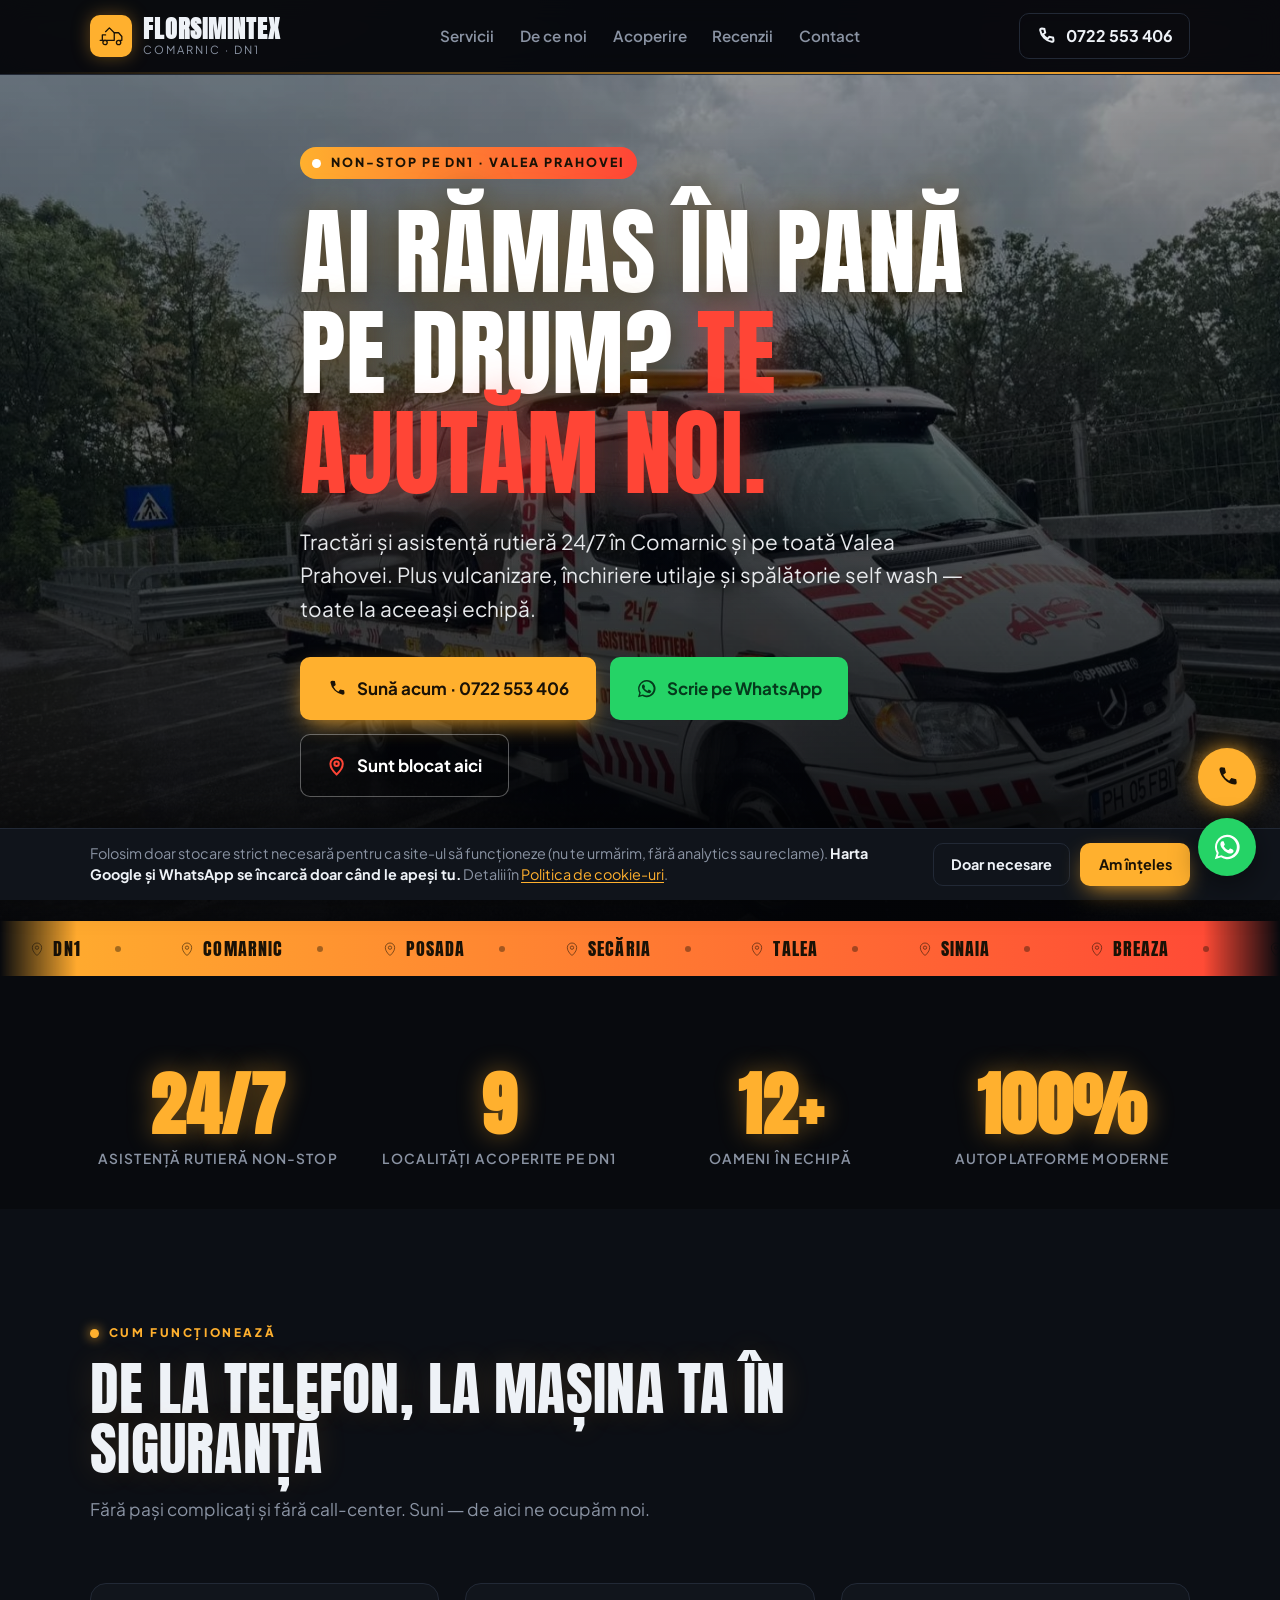
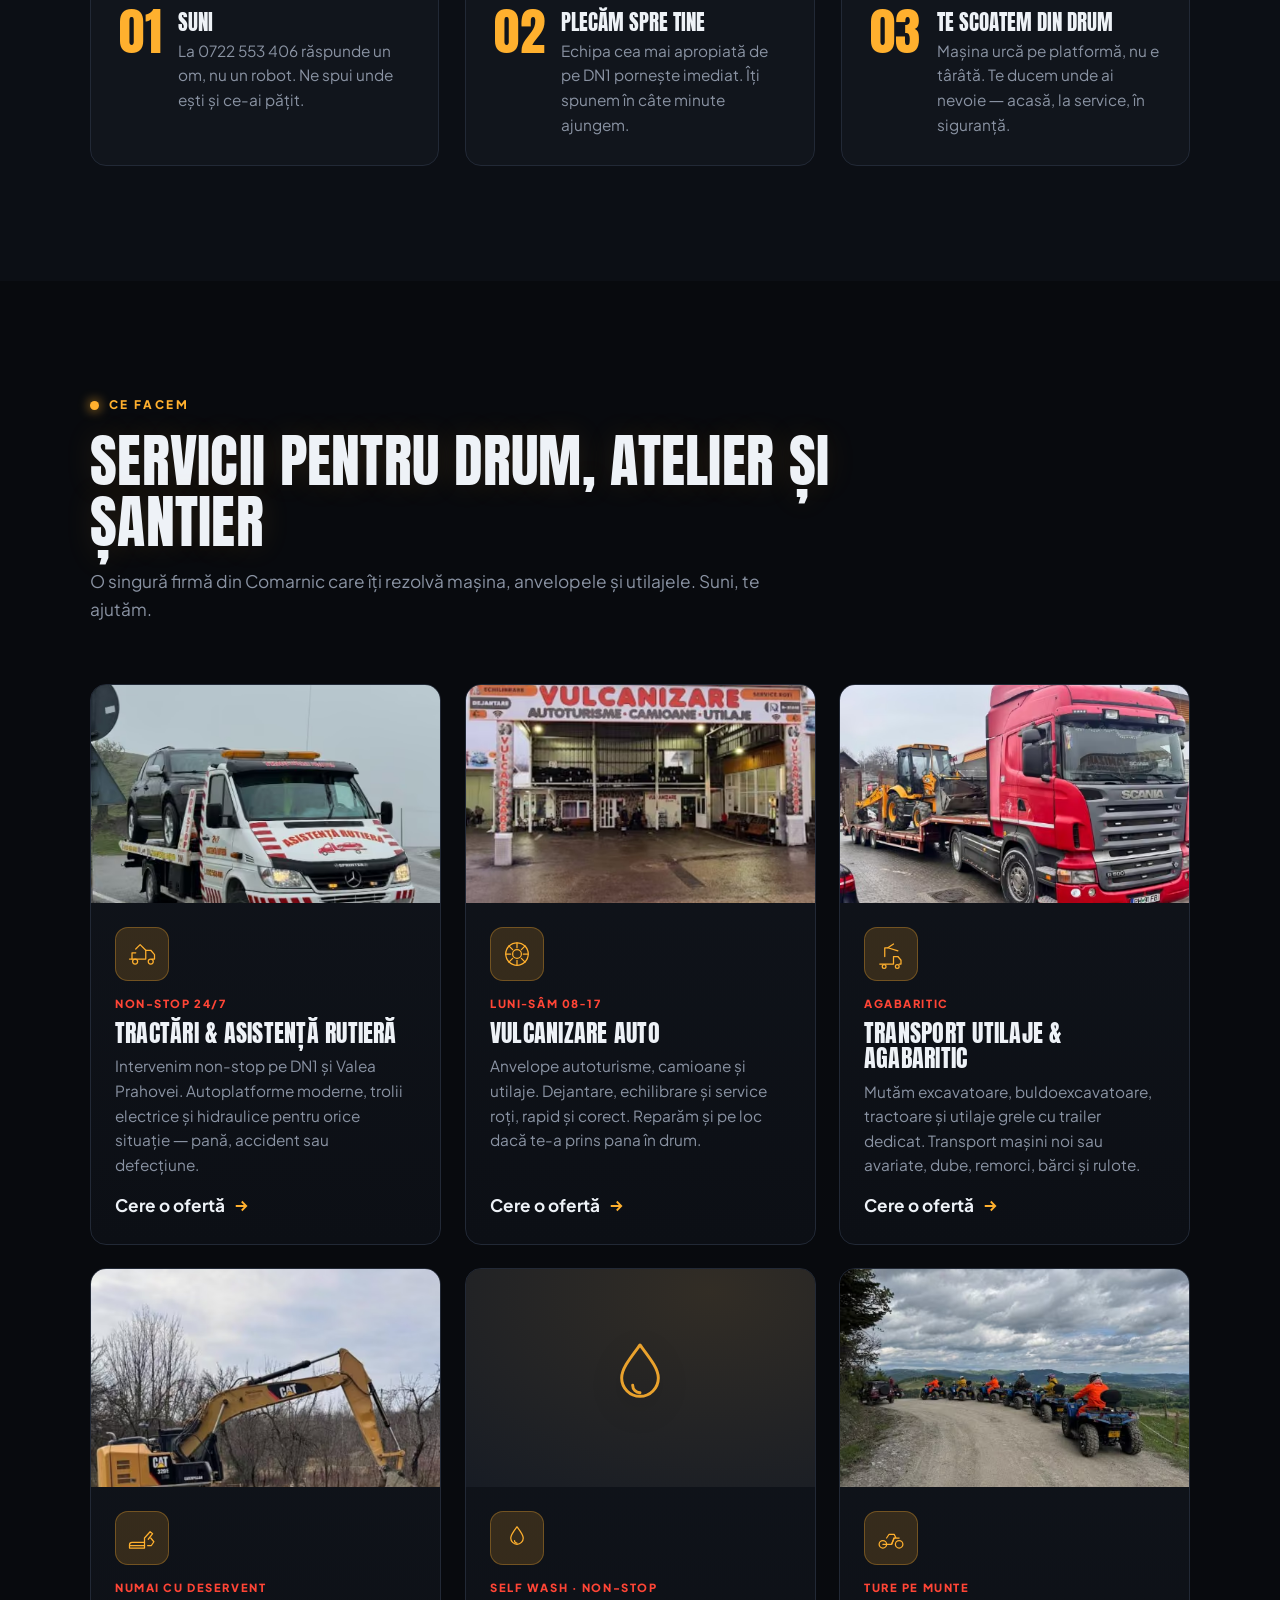
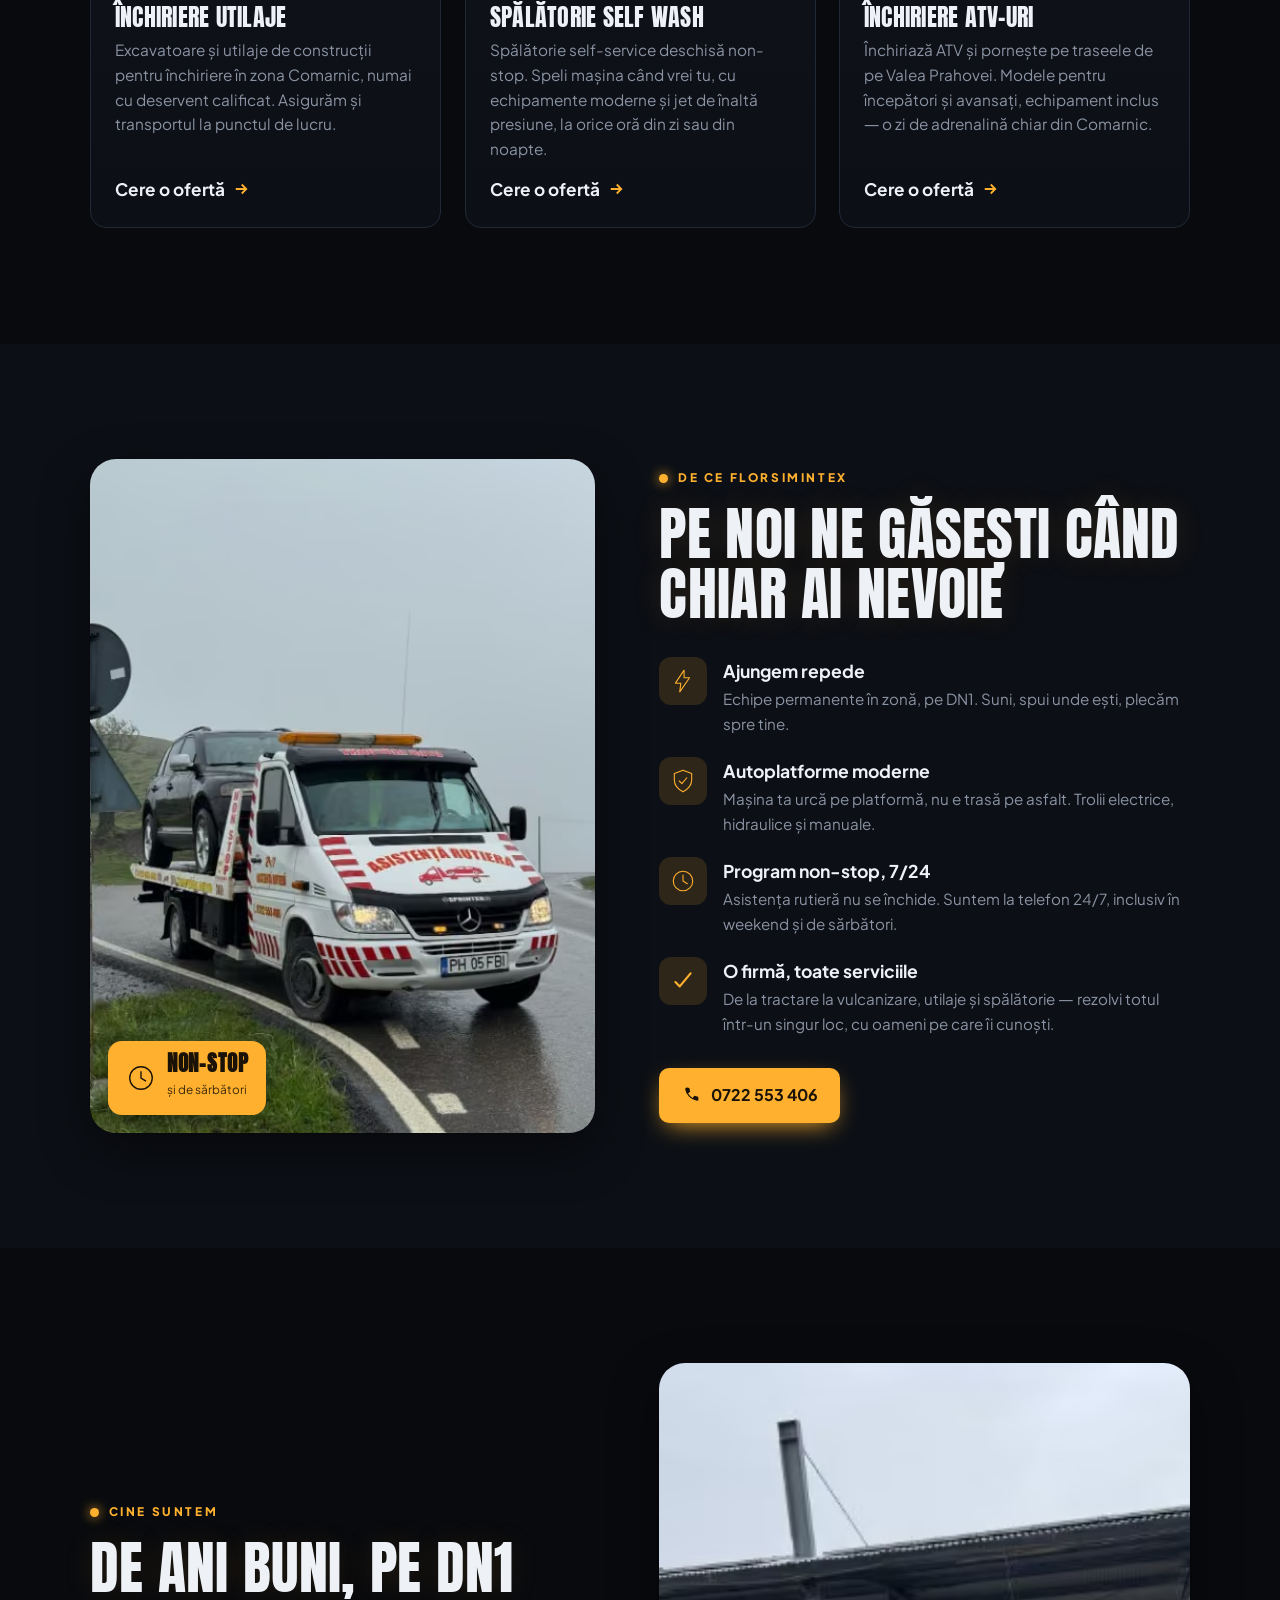
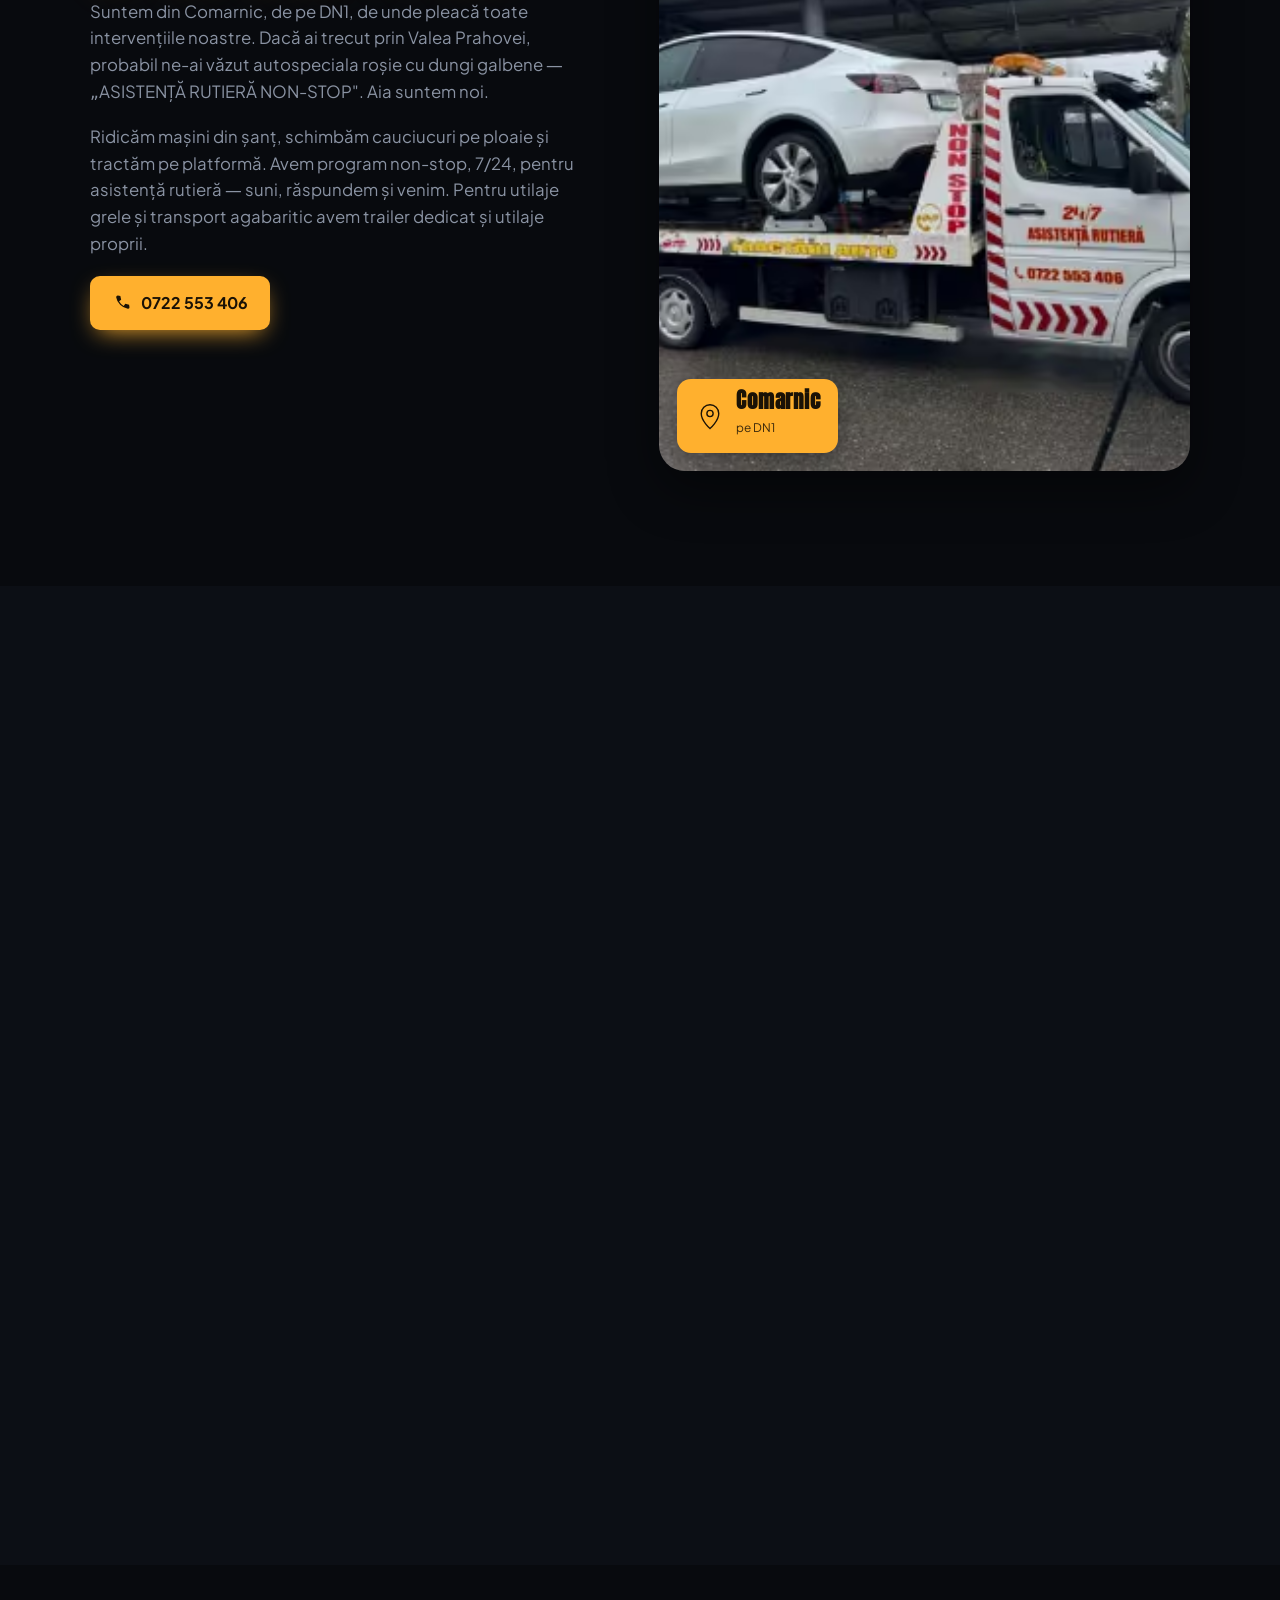
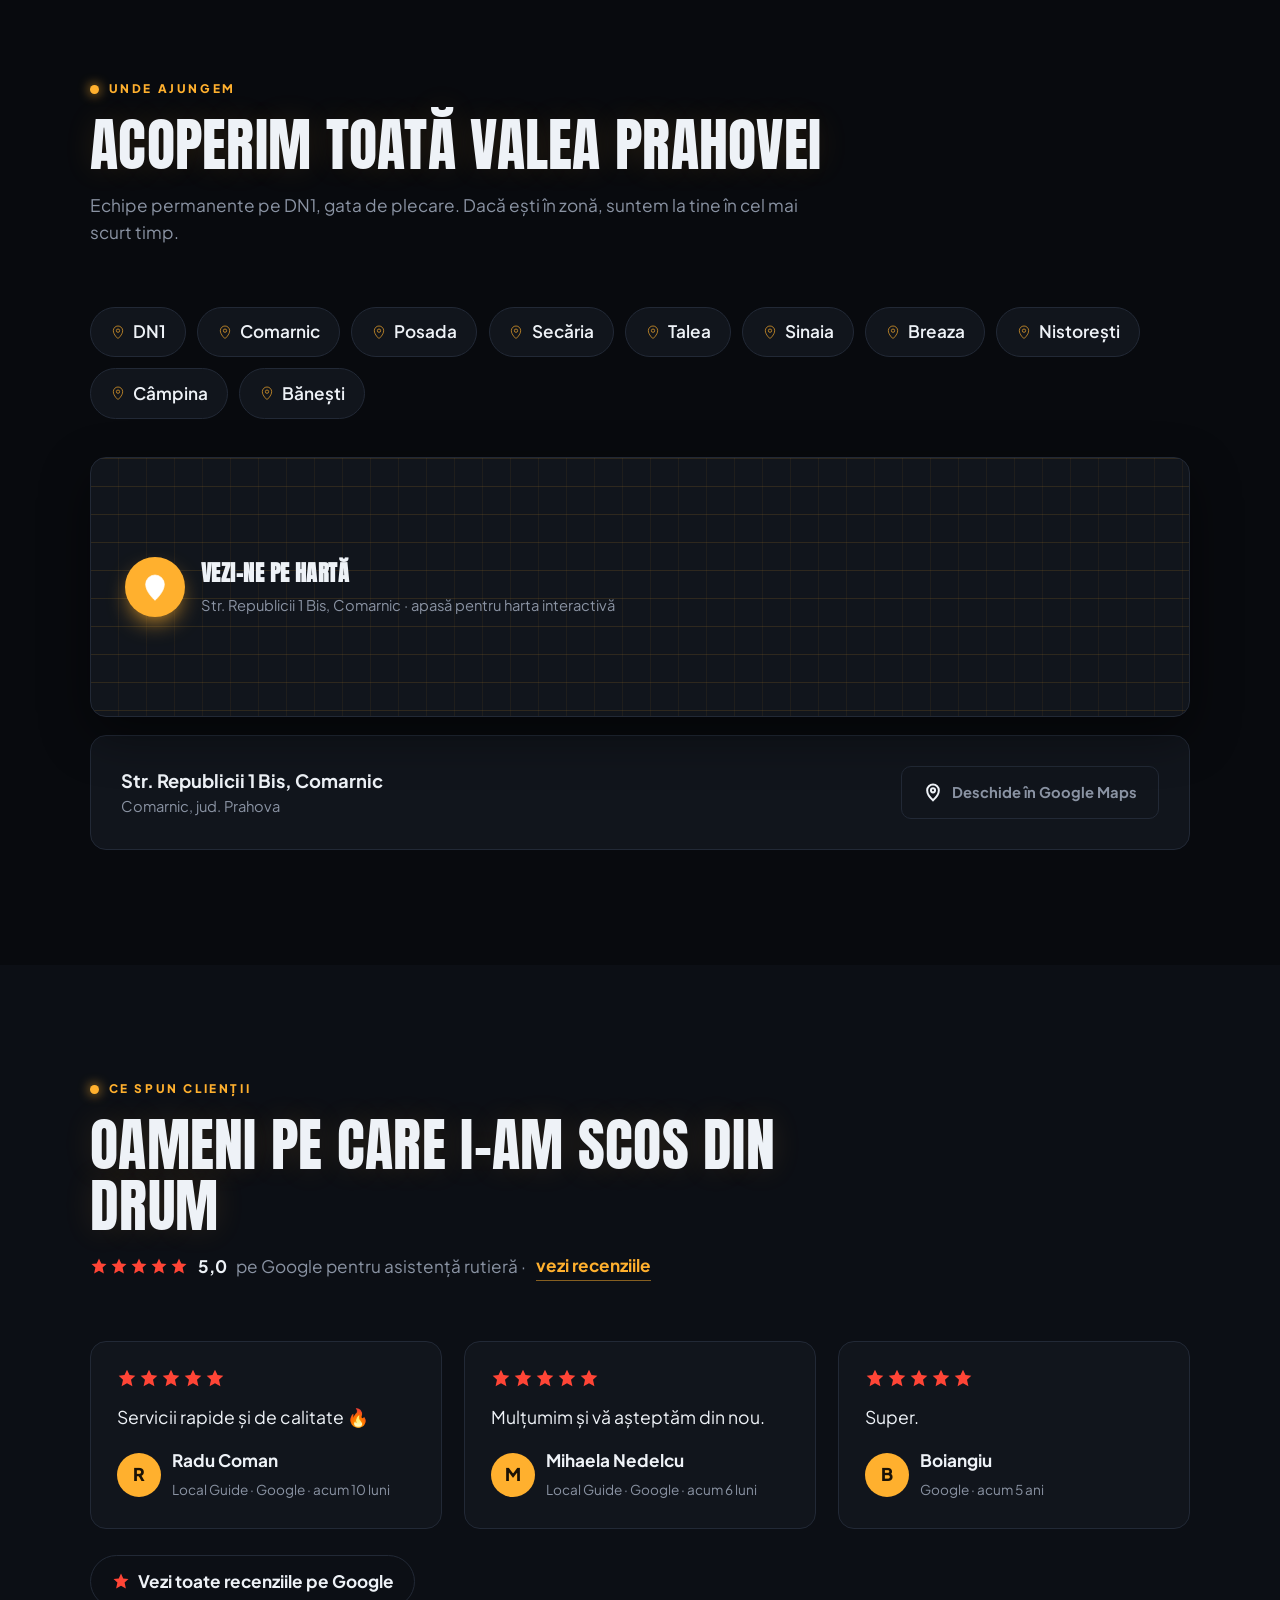
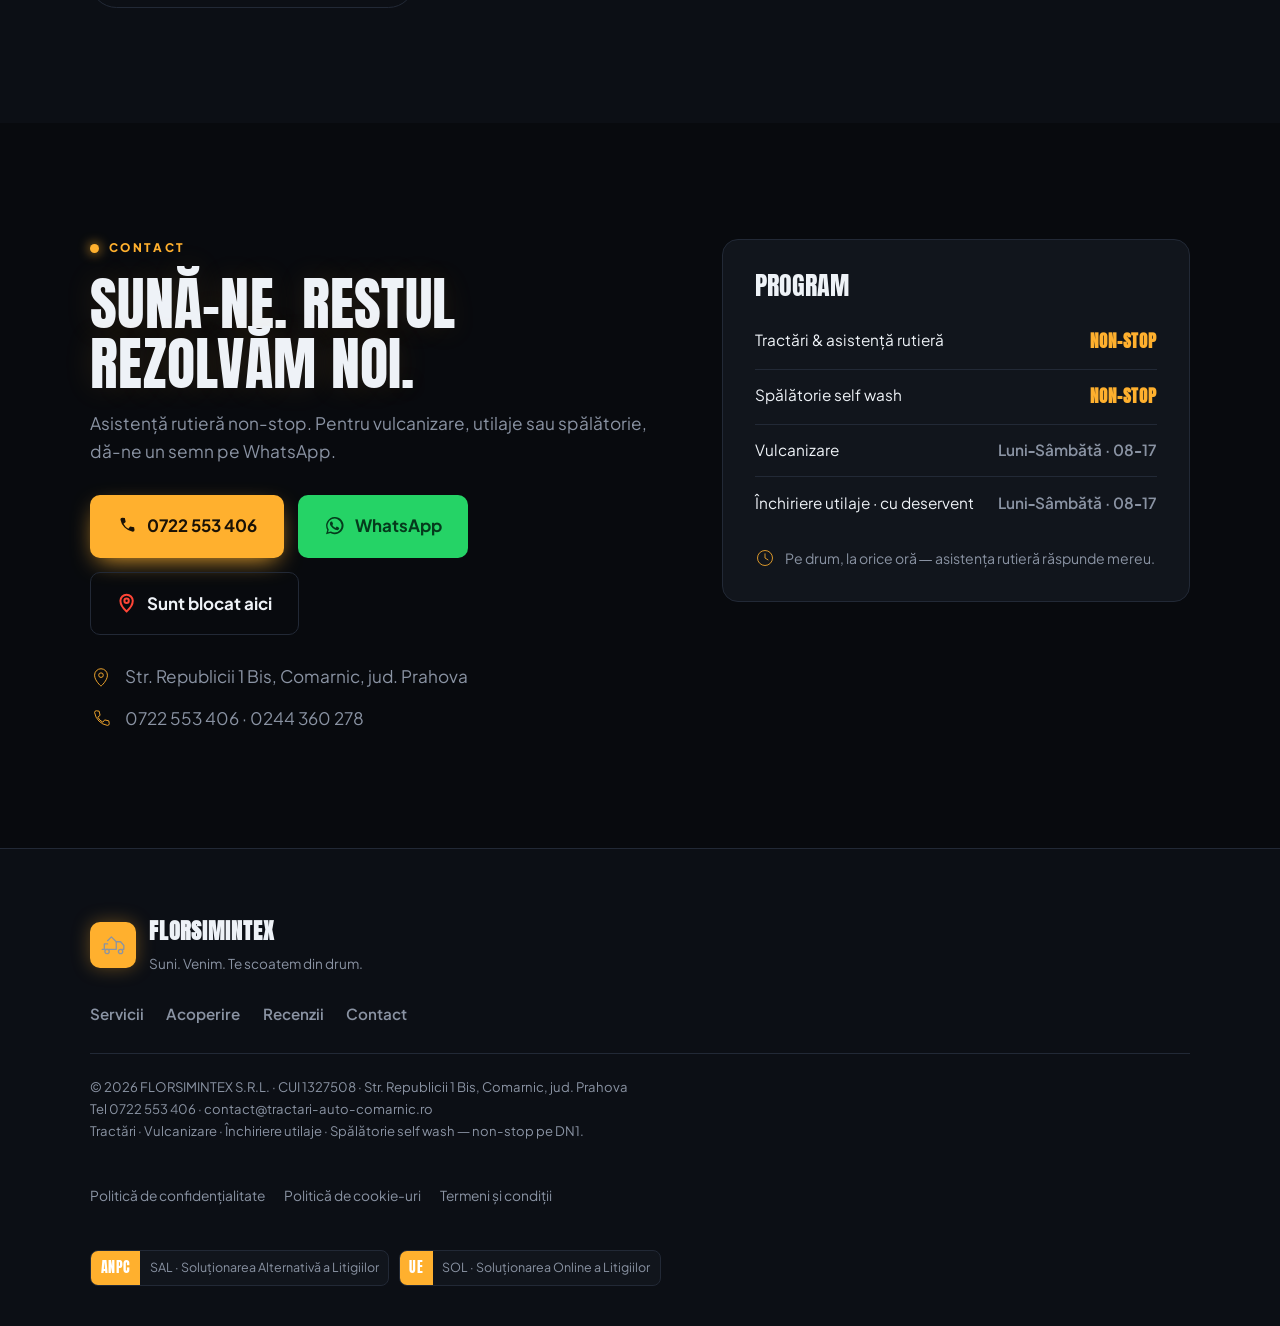
<file: neon.html>
<!doctype html>
<html lang="ro" class="theme-neon">
<head>
<meta charset="utf-8">
<meta name="viewport" content="width=device-width, initial-scale=1">
<title>FLORSIMINTEX Comarnic — Tractări non-stop, Vulcanizare, Utilaje & Spălătorie</title>
<meta name="description" content="Tractări auto și asistență rutieră non-stop pe DN1 și Valea Prahovei. Vulcanizare, transport și închiriere utilaje, spălătorie auto în Comarnic, Prahova. Sună 0722 553 406.">
<meta name="theme-color" content="#0d0e11">
<link rel="canonical" href="https://tractari-auto-comarnic.ro/neon.html">
<meta name="robots" content="noindex,follow">
<meta property="og:title" content="FLORSIMINTEX Comarnic — Tractări non-stop, Vulcanizare, Utilaje & Spălătorie">
<meta property="og:description" content="Tractări auto și asistență rutieră non-stop pe DN1 și Valea Prahovei. Vulcanizare, transport și închiriere utilaje, spălătorie auto în Comarnic, Prahova. Sună 0722 553 406.">
<meta property="og:type" content="website">
<meta property="og:url" content="https://tractari-auto-comarnic.ro/neon.html">
<meta property="og:locale" content="ro_RO">
<meta property="og:site_name" content="FLORSIMINTEX Comarnic">
<meta property="og:image" content="https://tractari-auto-comarnic.ro/assets/images/hero-tractare.jpg">
<meta property="og:image:width" content="1600">
<meta property="og:image:height" content="1200">
<meta name="twitter:card" content="summary_large_image">
<meta name="twitter:title" content="FLORSIMINTEX Comarnic — Tractări non-stop, Vulcanizare, Utilaje & Spălătorie">
<meta name="twitter:description" content="Tractări auto și asistență rutieră non-stop pe DN1 și Valea Prahovei. Vulcanizare, transport și închiriere utilaje, spălătorie auto în Comarnic, Prahova. Sună 0722 553 406.">
<meta name="twitter:image" content="https://tractari-auto-comarnic.ro/assets/images/hero-tractare.jpg">
<link rel="manifest" href="manifest.webmanifest">
<link rel="apple-touch-icon" href="assets/icons/icon-192.png">
<link rel="preconnect" href="https://www.google.com">
<link rel="preload" as="image" type="image/avif" imagesrcset="assets/images/hero-tractare-480.avif 480w, assets/images/hero-tractare-800.avif 800w, assets/images/hero-tractare-1200.avif 1200w, assets/images/hero-tractare-1600.avif 1600w" imagesizes="100vw" fetchpriority="high">
<link rel="preload" as="font" type="font/woff2" href="assets/fonts/anton-latin.woff2" crossorigin>
<link rel="preload" as="font" type="font/woff2" href="assets/fonts/pjs-700-latin.woff2" crossorigin>
<link rel="stylesheet" href="css/base.css">
<link rel="stylesheet" href="css/components.css">
<link rel="stylesheet" href="css/theme-neon.css">
<script type="application/ld+json">{"@context":"https://schema.org","@graph":[{"@type":["AutoRepair","EmergencyService"],"@id":"https://tractari-auto-comarnic.ro/#business","name":"FLORSIMINTEX S.R.L.","url":"https://tractari-auto-comarnic.ro","image":"https://tractari-auto-comarnic.ro/assets/images/hero-tractare.jpg","telephone":"+40722553406","email":"contact@tractari-auto-comarnic.ro","priceRange":"$$","currenciesAccepted":"RON","address":{"@type":"PostalAddress","streetAddress":"Str. Republicii 1 Bis","addressLocality":"Comarnic","addressRegion":"Prahova","postalCode":"105700","addressCountry":"RO"},"geo":{"@type":"GeoCoordinates","latitude":45.2486,"longitude":25.6361},"hasMap":"https://maps.app.goo.gl/q3RN5pKrEn8EoF1H6","sameAs":["https://maps.app.goo.gl/q3RN5pKrEn8EoF1H6","https://maps.app.goo.gl/4gYi3hnEfFh5eGaT8"],"contactPoint":[{"@type":"ContactPoint","telephone":"+40722553406","email":"contact@tractari-auto-comarnic.ro","contactType":"asistență rutieră","availableLanguage":"ro"},{"@type":"ContactPoint","telephone":"+40244360278","contactType":"birou"}],"areaServed":[{"@type":"Place","name":"DN1"},{"@type":"Place","name":"Comarnic"},{"@type":"Place","name":"Posada"},{"@type":"Place","name":"Secăria"},{"@type":"Place","name":"Talea"},{"@type":"Place","name":"Sinaia"},{"@type":"Place","name":"Breaza"},{"@type":"Place","name":"Nistorești"},{"@type":"Place","name":"Câmpina"},{"@type":"Place","name":"Bănești"}],"openingHoursSpecification":[{"@type":"OpeningHoursSpecification","dayOfWeek":["Monday","Tuesday","Wednesday","Thursday","Friday","Saturday","Sunday"],"opens":"00:00","closes":"23:59"}],"makesOffer":[{"@type":"Offer","name":"Tractări & asistență rutieră"},{"@type":"Offer","name":"Vulcanizare auto"},{"@type":"Offer","name":"Transport utilaje & agabaritic"},{"@type":"Offer","name":"Închiriere utilaje"},{"@type":"Offer","name":"Spălătorie self wash"},{"@type":"Offer","name":"Închiriere ATV-uri"}],"aggregateRating":{"@type":"AggregateRating","ratingValue":"5.0","reviewCount":"3","bestRating":"5"},"review":[{"@type":"Review","author":{"@type":"Person","name":"Radu Coman"},"reviewRating":{"@type":"Rating","ratingValue":5,"bestRating":5},"reviewBody":"Servicii rapide și de calitate 🔥"},{"@type":"Review","author":{"@type":"Person","name":"Mihaela Nedelcu"},"reviewRating":{"@type":"Rating","ratingValue":5,"bestRating":5},"reviewBody":"Mulțumim și vă așteptăm din nou."},{"@type":"Review","author":{"@type":"Person","name":"Boiangiu"},"reviewRating":{"@type":"Rating","ratingValue":5,"bestRating":5},"reviewBody":"Super."}]},{"@type":"Service","@id":"https://tractari-auto-comarnic.ro/#service-0","name":"Tractări & asistență rutieră","description":"Intervenim non-stop pe DN1 și Valea Prahovei. Autoplatforme moderne, trolii electrice și hidraulice pentru orice situație — pană, accident sau defecțiune.","serviceType":"Tractări & asistență rutieră","provider":{"@id":"https://tractari-auto-comarnic.ro/#business"},"areaServed":["DN1","Comarnic","Posada","Secăria","Talea","Sinaia","Breaza","Nistorești","Câmpina","Bănești"]},{"@type":"Service","@id":"https://tractari-auto-comarnic.ro/#service-1","name":"Vulcanizare auto","description":"Anvelope autoturisme, camioane și utilaje. Dejantare, echilibrare și service roți, rapid și corect. Reparăm și pe loc dacă te-a prins pana în drum.","serviceType":"Vulcanizare auto","provider":{"@id":"https://tractari-auto-comarnic.ro/#business"},"areaServed":["DN1","Comarnic","Posada","Secăria","Talea","Sinaia","Breaza","Nistorești","Câmpina","Bănești"]},{"@type":"Service","@id":"https://tractari-auto-comarnic.ro/#service-2","name":"Transport utilaje & agabaritic","description":"Mutăm excavatoare, buldoexcavatoare, tractoare și utilaje grele cu trailer dedicat. Transport mașini noi sau avariate, dube, remorci, bărci și rulote.","serviceType":"Transport utilaje & agabaritic","provider":{"@id":"https://tractari-auto-comarnic.ro/#business"},"areaServed":["DN1","Comarnic","Posada","Secăria","Talea","Sinaia","Breaza","Nistorești","Câmpina","Bănești"]},{"@type":"Service","@id":"https://tractari-auto-comarnic.ro/#service-3","name":"Închiriere utilaje","description":"Excavatoare și utilaje de construcții pentru închiriere în zona Comarnic, numai cu deservent calificat. Asigurăm și transportul la punctul de lucru.","serviceType":"Închiriere utilaje","provider":{"@id":"https://tractari-auto-comarnic.ro/#business"},"areaServed":["DN1","Comarnic","Posada","Secăria","Talea","Sinaia","Breaza","Nistorești","Câmpina","Bănești"]},{"@type":"Service","@id":"https://tractari-auto-comarnic.ro/#service-4","name":"Spălătorie self wash","description":"Spălătorie self-service deschisă non-stop. Speli mașina când vrei tu, cu echipamente moderne și jet de înaltă presiune, la orice oră din zi sau din noapte.","serviceType":"Spălătorie self wash","provider":{"@id":"https://tractari-auto-comarnic.ro/#business"},"areaServed":["DN1","Comarnic","Posada","Secăria","Talea","Sinaia","Breaza","Nistorești","Câmpina","Bănești"]},{"@type":"Service","@id":"https://tractari-auto-comarnic.ro/#service-5","name":"Închiriere ATV-uri","description":"Închiriază ATV și pornește pe traseele de pe Valea Prahovei. Modele pentru începători și avansați, echipament inclus — o zi de adrenalină chiar din Comarnic.","serviceType":"Închiriere ATV-uri","provider":{"@id":"https://tractari-auto-comarnic.ro/#business"},"areaServed":["DN1","Comarnic","Posada","Secăria","Talea","Sinaia","Breaza","Nistorești","Câmpina","Bănești"]}]}</script>
</head>
<body>

<a class="skip" href="#main">Sari la conținut</a>

<header class="site-head" id="top">
  <div class="wrap head-inner">
    <a class="brand" href="#top" aria-label="FLORSIMINTEX — acasă">
      <span class="brand-mark"><svg viewBox="0 0 48 48" aria-hidden="true"><path d="M4 32h26V18h8l6 7v7h-4"/><path d="M30 18l-9-9-7 7"/><circle cx="13" cy="36" r="4"/><circle cx="38" cy="36" r="4"/><path d="M8 32V22h6"/></svg></span>
      <span class="brand-txt"><b>FLORSIMINTEX</b><i>Comarnic · DN1</i></span>
    </a>
    <nav class="nav" aria-label="Principal">
      <a href="#servicii">Servicii</a>
      <a href="#dece">De ce noi</a>
      <a href="#acoperire">Acoperire</a>
      <a href="#recenzii">Recenzii</a>
      <a href="#contact">Contact</a>
    </nav>
    <div class="head-cta">
      <a class="btn btn-ghost" href="tel:+40722553406"><svg viewBox="0 0 48 48" aria-hidden="true"><path d="M14 6l6 1 2 9-5 4a24 24 0 0 0 11 11l4-5 9 2 1 6a4 4 0 0 1-4 4A34 34 0 0 1 10 10a4 4 0 0 1 4-4z"/></svg><span>0722 553 406</span></a>
      <button class="burger" aria-label="Meniu" aria-expanded="false"><span></span><span></span><span></span></button>
    </div>
  </div>
  <div class="chevron-bar" aria-hidden="true"><span class="chevron-bar__fill"></span></div>
</header>

<main id="main">

  <!-- HERO -->
  <section class="hero">
    <div class="hero-media"><picture>
            <source type="image/avif" srcset="assets/images/hero-tractare-480.avif 480w, assets/images/hero-tractare-800.avif 800w, assets/images/hero-tractare-1200.avif 1200w, assets/images/hero-tractare-1600.avif 1600w" sizes="100vw">
            <source type="image/webp" srcset="assets/images/hero-tractare-480.webp 480w, assets/images/hero-tractare-800.webp 800w, assets/images/hero-tractare-1200.webp 1200w, assets/images/hero-tractare-1600.webp 1600w" sizes="100vw">
            <img src="assets/images/hero-tractare.jpg" alt="Autospeciala FLORSIMINTEX tractând un autoturism pe DN1" width="1600" height="1200" fetchpriority="high" decoding="async">
          </picture></div>
    <div class="hero-overlay"></div>
    <div class="hero-sweep" aria-hidden="true"></div>
    <div class="wrap hero-inner">
      <p class="eyebrow reveal"><span class="ping"></span> Non-stop pe DN1 · Valea Prahovei</p>
      <h1 class="reveal">Ai rămas în pană<br>pe drum? <em>Te ajutăm noi.</em></h1>
      <p class="lead reveal">Tractări și asistență rutieră 24/7 în Comarnic și pe toată Valea Prahovei. Plus vulcanizare, închiriere utilaje și spălătorie self wash — toate la aceeași echipă.</p>
      <div class="hero-actions reveal">
        <a class="btn btn-call" href="tel:+40722553406"><svg viewBox="0 0 48 48" aria-hidden="true"><path d="M14 6l6 1 2 9-5 4a24 24 0 0 0 11 11l4-5 9 2 1 6a4 4 0 0 1-4 4A34 34 0 0 1 10 10a4 4 0 0 1 4-4z"/></svg><span>Sună acum · 0722 553 406</span></a>
        <a class="btn btn-wa" href="https://wa.me/40722553406?text=Bun%C4%83%20ziua!%20Am%20nevoie%20de%20ajutor%20%E2%80%94%20" target="_blank" rel="noopener"><svg viewBox="0 0 32 32" aria-hidden="true"><path d="M16 3a13 13 0 0 0-11 19.6L3 29l6.6-2a13 13 0 1 0 6.4-24zm0 23.6a10.6 10.6 0 0 1-5.4-1.5l-.4-.2-4 1 1-3.9-.3-.4A10.6 10.6 0 1 1 16 26.6zm6-7.9c-.3-.2-2-1-2.3-1.1-.3-.1-.5-.2-.8.2s-.9 1.1-1.1 1.3-.4.2-.8 0a8.6 8.6 0 0 1-4.3-3.7c-.3-.6.3-.5.9-1.8.1-.2 0-.4 0-.6s-.8-1.9-1-2.6c-.3-.7-.6-.6-.8-.6h-.7a1.3 1.3 0 0 0-1 .4 4 4 0 0 0-1.2 2.9 6.9 6.9 0 0 0 1.4 3.6 15.7 15.7 0 0 0 6 5.3c2.2 1 3 1 4.1.9a3.5 3.5 0 0 0 2.3-1.6 2.9 2.9 0 0 0 .2-1.6c0-.2-.3-.3-.6-.5z"/></svg><span>Scrie pe WhatsApp</span></a>
        <a class="btn btn-ghost btn-loc" href="https://wa.me/40722553406?text=Bun%C4%83%20ziua!%20Am%20r%C4%83mas%20%C3%AEn%20pan%C4%83%20%C8%99i%20am%20nevoie%20de%20tractare." target="_blank" rel="noopener" data-geo data-wa="40722553406"><svg viewBox="0 0 48 48" aria-hidden="true"><path d="M24 44s14-12 14-24a14 14 0 1 0-28 0c0 12 14 24 14 24z"/><circle cx="24" cy="20" r="5"/></svg><span>Sunt blocat aici</span></a>
      </div>
      <ul class="hero-chips reveal">
        <li><svg viewBox="0 0 24 24" aria-hidden="true"><path d="M5 13l4 4 10-12"/></svg> Ajungem rapid</li>
        <li><svg viewBox="0 0 24 24" aria-hidden="true"><path d="M5 13l4 4 10-12"/></svg> Autoplatforme moderne</li>
        <li><svg viewBox="0 0 24 24" aria-hidden="true"><path d="M5 13l4 4 10-12"/></svg> Non-stop, 7/24</li>
      </ul>
    </div>
  </section>

  <!-- TICKER ZONE -->
  <div class="ticker" aria-label="Zone acoperite">
    <div class="ticker-track">
      <span><svg viewBox="0 0 48 48" aria-hidden="true"><path d="M24 44s14-12 14-24a14 14 0 1 0-28 0c0 12 14 24 14 24z"/><circle cx="24" cy="20" r="5"/></svg>DN1</span><span><svg viewBox="0 0 48 48" aria-hidden="true"><path d="M24 44s14-12 14-24a14 14 0 1 0-28 0c0 12 14 24 14 24z"/><circle cx="24" cy="20" r="5"/></svg>Comarnic</span><span><svg viewBox="0 0 48 48" aria-hidden="true"><path d="M24 44s14-12 14-24a14 14 0 1 0-28 0c0 12 14 24 14 24z"/><circle cx="24" cy="20" r="5"/></svg>Posada</span><span><svg viewBox="0 0 48 48" aria-hidden="true"><path d="M24 44s14-12 14-24a14 14 0 1 0-28 0c0 12 14 24 14 24z"/><circle cx="24" cy="20" r="5"/></svg>Secăria</span><span><svg viewBox="0 0 48 48" aria-hidden="true"><path d="M24 44s14-12 14-24a14 14 0 1 0-28 0c0 12 14 24 14 24z"/><circle cx="24" cy="20" r="5"/></svg>Talea</span><span><svg viewBox="0 0 48 48" aria-hidden="true"><path d="M24 44s14-12 14-24a14 14 0 1 0-28 0c0 12 14 24 14 24z"/><circle cx="24" cy="20" r="5"/></svg>Sinaia</span><span><svg viewBox="0 0 48 48" aria-hidden="true"><path d="M24 44s14-12 14-24a14 14 0 1 0-28 0c0 12 14 24 14 24z"/><circle cx="24" cy="20" r="5"/></svg>Breaza</span><span><svg viewBox="0 0 48 48" aria-hidden="true"><path d="M24 44s14-12 14-24a14 14 0 1 0-28 0c0 12 14 24 14 24z"/><circle cx="24" cy="20" r="5"/></svg>Nistorești</span><span><svg viewBox="0 0 48 48" aria-hidden="true"><path d="M24 44s14-12 14-24a14 14 0 1 0-28 0c0 12 14 24 14 24z"/><circle cx="24" cy="20" r="5"/></svg>Câmpina</span><span><svg viewBox="0 0 48 48" aria-hidden="true"><path d="M24 44s14-12 14-24a14 14 0 1 0-28 0c0 12 14 24 14 24z"/><circle cx="24" cy="20" r="5"/></svg>Bănești</span><span><svg viewBox="0 0 48 48" aria-hidden="true"><path d="M24 44s14-12 14-24a14 14 0 1 0-28 0c0 12 14 24 14 24z"/><circle cx="24" cy="20" r="5"/></svg>DN1</span><span><svg viewBox="0 0 48 48" aria-hidden="true"><path d="M24 44s14-12 14-24a14 14 0 1 0-28 0c0 12 14 24 14 24z"/><circle cx="24" cy="20" r="5"/></svg>Comarnic</span><span><svg viewBox="0 0 48 48" aria-hidden="true"><path d="M24 44s14-12 14-24a14 14 0 1 0-28 0c0 12 14 24 14 24z"/><circle cx="24" cy="20" r="5"/></svg>Posada</span><span><svg viewBox="0 0 48 48" aria-hidden="true"><path d="M24 44s14-12 14-24a14 14 0 1 0-28 0c0 12 14 24 14 24z"/><circle cx="24" cy="20" r="5"/></svg>Secăria</span><span><svg viewBox="0 0 48 48" aria-hidden="true"><path d="M24 44s14-12 14-24a14 14 0 1 0-28 0c0 12 14 24 14 24z"/><circle cx="24" cy="20" r="5"/></svg>Talea</span><span><svg viewBox="0 0 48 48" aria-hidden="true"><path d="M24 44s14-12 14-24a14 14 0 1 0-28 0c0 12 14 24 14 24z"/><circle cx="24" cy="20" r="5"/></svg>Sinaia</span><span><svg viewBox="0 0 48 48" aria-hidden="true"><path d="M24 44s14-12 14-24a14 14 0 1 0-28 0c0 12 14 24 14 24z"/><circle cx="24" cy="20" r="5"/></svg>Breaza</span><span><svg viewBox="0 0 48 48" aria-hidden="true"><path d="M24 44s14-12 14-24a14 14 0 1 0-28 0c0 12 14 24 14 24z"/><circle cx="24" cy="20" r="5"/></svg>Nistorești</span><span><svg viewBox="0 0 48 48" aria-hidden="true"><path d="M24 44s14-12 14-24a14 14 0 1 0-28 0c0 12 14 24 14 24z"/><circle cx="24" cy="20" r="5"/></svg>Câmpina</span><span><svg viewBox="0 0 48 48" aria-hidden="true"><path d="M24 44s14-12 14-24a14 14 0 1 0-28 0c0 12 14 24 14 24z"/><circle cx="24" cy="20" r="5"/></svg>Bănești</span><span><svg viewBox="0 0 48 48" aria-hidden="true"><path d="M24 44s14-12 14-24a14 14 0 1 0-28 0c0 12 14 24 14 24z"/><circle cx="24" cy="20" r="5"/></svg>DN1</span><span><svg viewBox="0 0 48 48" aria-hidden="true"><path d="M24 44s14-12 14-24a14 14 0 1 0-28 0c0 12 14 24 14 24z"/><circle cx="24" cy="20" r="5"/></svg>Comarnic</span><span><svg viewBox="0 0 48 48" aria-hidden="true"><path d="M24 44s14-12 14-24a14 14 0 1 0-28 0c0 12 14 24 14 24z"/><circle cx="24" cy="20" r="5"/></svg>Posada</span><span><svg viewBox="0 0 48 48" aria-hidden="true"><path d="M24 44s14-12 14-24a14 14 0 1 0-28 0c0 12 14 24 14 24z"/><circle cx="24" cy="20" r="5"/></svg>Secăria</span><span><svg viewBox="0 0 48 48" aria-hidden="true"><path d="M24 44s14-12 14-24a14 14 0 1 0-28 0c0 12 14 24 14 24z"/><circle cx="24" cy="20" r="5"/></svg>Talea</span><span><svg viewBox="0 0 48 48" aria-hidden="true"><path d="M24 44s14-12 14-24a14 14 0 1 0-28 0c0 12 14 24 14 24z"/><circle cx="24" cy="20" r="5"/></svg>Sinaia</span><span><svg viewBox="0 0 48 48" aria-hidden="true"><path d="M24 44s14-12 14-24a14 14 0 1 0-28 0c0 12 14 24 14 24z"/><circle cx="24" cy="20" r="5"/></svg>Breaza</span><span><svg viewBox="0 0 48 48" aria-hidden="true"><path d="M24 44s14-12 14-24a14 14 0 1 0-28 0c0 12 14 24 14 24z"/><circle cx="24" cy="20" r="5"/></svg>Nistorești</span><span><svg viewBox="0 0 48 48" aria-hidden="true"><path d="M24 44s14-12 14-24a14 14 0 1 0-28 0c0 12 14 24 14 24z"/><circle cx="24" cy="20" r="5"/></svg>Câmpina</span><span><svg viewBox="0 0 48 48" aria-hidden="true"><path d="M24 44s14-12 14-24a14 14 0 1 0-28 0c0 12 14 24 14 24z"/><circle cx="24" cy="20" r="5"/></svg>Bănești</span>
    </div>
  </div>

  <!-- STATS -->
  <section class="stats wrap">
    <div class="stat reveal"><b data-count="24/7">24/7</b><span>asistență rutieră non-stop</span></div><div class="stat reveal"><b data-count="9">9</b><span>localități acoperite pe DN1</span></div><div class="stat reveal"><b data-count="12+">12+</b><span>oameni în echipă</span></div><div class="stat reveal"><b data-count="100%">100%</b><span>autoplatforme moderne</span></div>
  </section>

  <!-- CUM FUNCȚIONEAZĂ -->
  <section class="section section-alt" id="cum">
    <div class="wrap">
      <header class="sec-head reveal">
        <p class="kicker">Cum funcționează</p>
        <h2>De la telefon, la mașina ta în siguranță</h2>
        <p class="sub">Fără pași complicați și fără call-center. Suni — de aici ne ocupăm noi.</p>
      </header>
      <ol class="steps">
        <li class="step reveal"><span class="step-no">01</span><div><h3>Suni</h3><p>La 0722 553 406 răspunde un om, nu un robot. Ne spui unde ești și ce-ai pățit.</p></div></li>
        <li class="step reveal"><span class="step-no">02</span><div><h3>Plecăm spre tine</h3><p>Echipa cea mai apropiată de pe DN1 pornește imediat. Îți spunem în câte minute ajungem.</p></div></li>
        <li class="step reveal"><span class="step-no">03</span><div><h3>Te scoatem din drum</h3><p>Mașina urcă pe platformă, nu e târâtă. Te ducem unde ai nevoie — acasă, la service, în siguranță.</p></div></li>
      </ol>
    </div>
  </section>

  <!-- SERVICII -->
  <section class="section" id="servicii">
    <div class="wrap">
      <header class="sec-head reveal">
        <p class="kicker">Ce facem</p>
        <h2>Servicii pentru drum, atelier și șantier</h2>
        <p class="sub">O singură firmă din Comarnic care îți rezolvă mașina, anvelopele și utilajele. Suni, te ajutăm.</p>
      </header>
      <div class="services">
        
        <article class="card reveal has-img" style="--i:0">
          <span class="card-glow" aria-hidden="true"></span>
          <div class="card-media"><picture>
            <source type="image/avif" srcset="assets/images/asistenta-rutiera-480.avif 480w, assets/images/asistenta-rutiera-800.avif 800w" sizes="(max-width:880px) 100vw, 380px">
            <source type="image/webp" srcset="assets/images/asistenta-rutiera-480.webp 480w, assets/images/asistenta-rutiera-800.webp 800w" sizes="(max-width:880px) 100vw, 380px">
            <img src="assets/images/asistenta-rutiera.jpg" alt="Tractări & asistență rutieră — FLORSIMINTEX Comarnic" width="1000" height="1333" loading="lazy" decoding="async">
          </picture></div>
          <div class="card-body">
            <span class="card-ico"><svg viewBox="0 0 48 48" aria-hidden="true"><path d="M4 32h26V18h8l6 7v7h-4"/><path d="M30 18l-9-9-7 7"/><circle cx="13" cy="36" r="4"/><circle cx="38" cy="36" r="4"/><path d="M8 32V22h6"/></svg></span>
            <span class="card-tag">NON-STOP 24/7</span>
            <h3>Tractări & asistență rutieră</h3>
            <p>Intervenim non-stop pe DN1 și Valea Prahovei. Autoplatforme moderne, trolii electrice și hidraulice pentru orice situație — pană, accident sau defecțiune.</p>
            <a class="card-link" href="https://wa.me/40722553406?text=Bun%C4%83%20ziua!%20Vreau%20detalii%20despre%3A%20Tract%C4%83ri%20%26%20asisten%C8%9B%C4%83%20rutier%C4%83" target="_blank" rel="noopener">Cere o ofertă <svg viewBox="0 0 24 24" aria-hidden="true"><path d="M5 12h14M13 6l6 6-6 6"/></svg></a>
          </div>
        </article>
        <article class="card reveal has-img" style="--i:1">
          <span class="card-glow" aria-hidden="true"></span>
          <div class="card-media"><picture>
            <source type="image/avif" srcset="assets/images/vulcanizare-atelier-480.avif 480w, assets/images/vulcanizare-atelier-800.avif 800w, assets/images/vulcanizare-atelier-1200.avif 1200w" sizes="(max-width:880px) 100vw, 380px">
            <source type="image/webp" srcset="assets/images/vulcanizare-atelier-480.webp 480w, assets/images/vulcanizare-atelier-800.webp 800w, assets/images/vulcanizare-atelier-1200.webp 1200w" sizes="(max-width:880px) 100vw, 380px">
            <img src="assets/images/vulcanizare-atelier.jpg" alt="Vulcanizare auto — FLORSIMINTEX Comarnic" width="1400" height="1162" loading="lazy" decoding="async">
          </picture></div>
          <div class="card-body">
            <span class="card-ico"><svg viewBox="0 0 48 48" aria-hidden="true"><circle cx="24" cy="24" r="18"/><circle cx="24" cy="24" r="7"/><path d="M24 6v8M24 34v8M6 24h8M34 24h8M11 11l6 6M31 31l6 6M37 11l-6 6M17 31l-6 6"/></svg></span>
            <span class="card-tag">Luni–Sâm 08–17</span>
            <h3>Vulcanizare auto</h3>
            <p>Anvelope autoturisme, camioane și utilaje. Dejantare, echilibrare și service roți, rapid și corect. Reparăm și pe loc dacă te-a prins pana în drum.</p>
            <a class="card-link" href="https://wa.me/40722553406?text=Bun%C4%83%20ziua!%20Vreau%20detalii%20despre%3A%20Vulcanizare%20auto" target="_blank" rel="noopener">Cere o ofertă <svg viewBox="0 0 24 24" aria-hidden="true"><path d="M5 12h14M13 6l6 6-6 6"/></svg></a>
          </div>
        </article>
        <article class="card reveal has-img" style="--i:2">
          <span class="card-glow" aria-hidden="true"></span>
          <div class="card-media"><picture>
            <source type="image/avif" srcset="assets/images/transport-utilaje-480.avif 480w, assets/images/transport-utilaje-800.avif 800w, assets/images/transport-utilaje-1200.avif 1200w" sizes="(max-width:880px) 100vw, 380px">
            <source type="image/webp" srcset="assets/images/transport-utilaje-480.webp 480w, assets/images/transport-utilaje-800.webp 800w, assets/images/transport-utilaje-1200.webp 1200w" sizes="(max-width:880px) 100vw, 380px">
            <img src="assets/images/transport-utilaje.jpg" alt="Transport utilaje & agabaritic — FLORSIMINTEX Comarnic" width="1400" height="1050" loading="lazy" decoding="async">
          </picture></div>
          <div class="card-body">
            <span class="card-ico"><svg viewBox="0 0 48 48" aria-hidden="true"><path d="M6 40h22V28h7l5 6v6h-3"/><path d="M14 28V14h5l16 5"/><path d="M19 14l9-6"/><circle cx="13" cy="44" r="3"/><circle cx="34" cy="44" r="3"/></svg></span>
            <span class="card-tag">Agabaritic</span>
            <h3>Transport utilaje & agabaritic</h3>
            <p>Mutăm excavatoare, buldoexcavatoare, tractoare și utilaje grele cu trailer dedicat. Transport mașini noi sau avariate, dube, remorci, bărci și rulote.</p>
            <a class="card-link" href="https://wa.me/40722553406?text=Bun%C4%83%20ziua!%20Vreau%20detalii%20despre%3A%20Transport%20utilaje%20%26%20agabaritic" target="_blank" rel="noopener">Cere o ofertă <svg viewBox="0 0 24 24" aria-hidden="true"><path d="M5 12h14M13 6l6 6-6 6"/></svg></a>
          </div>
        </article>
        <article class="card reveal has-img" style="--i:3">
          <span class="card-glow" aria-hidden="true"></span>
          <div class="card-media"><picture>
            <source type="image/avif" srcset="assets/images/inchiriere-utilaje-480.avif 480w, assets/images/inchiriere-utilaje-800.avif 800w" sizes="(max-width:880px) 100vw, 380px">
            <source type="image/webp" srcset="assets/images/inchiriere-utilaje-480.webp 480w, assets/images/inchiriere-utilaje-800.webp 800w" sizes="(max-width:880px) 100vw, 380px">
            <img src="assets/images/inchiriere-utilaje.jpg" alt="Închiriere utilaje — FLORSIMINTEX Comarnic" width="1100" height="986" loading="lazy" decoding="async">
          </picture></div>
          <div class="card-body">
            <span class="card-ico"><svg viewBox="0 0 48 48" aria-hidden="true"><path d="M4 40h24v-9H8a4 4 0 0 0-4 4z"/><path d="M28 31v-7l9-10 4 3-7 9"/><path d="M38 24l5 6-4 6h-6"/><path d="M4 36h24"/></svg></span>
            <span class="card-tag">Numai cu deservent</span>
            <h3>Închiriere utilaje</h3>
            <p>Excavatoare și utilaje de construcții pentru închiriere în zona Comarnic, numai cu deservent calificat. Asigurăm și transportul la punctul de lucru.</p>
            <a class="card-link" href="https://wa.me/40722553406?text=Bun%C4%83%20ziua!%20Vreau%20detalii%20despre%3A%20%C3%8Enchiriere%20utilaje" target="_blank" rel="noopener">Cere o ofertă <svg viewBox="0 0 24 24" aria-hidden="true"><path d="M5 12h14M13 6l6 6-6 6"/></svg></a>
          </div>
        </article>
        <article class="card reveal no-img" style="--i:4">
          <span class="card-glow" aria-hidden="true"></span>
          <div class="card-media card-media--ph" aria-hidden="true"><span class="ph-ico"><svg viewBox="0 0 48 48" aria-hidden="true"><path d="M24 6c-6 8-10 13-10 18a10 10 0 0 0 20 0c0-5-4-10-10-18z"/><path d="M20 28a4 4 0 0 0 4 4"/></svg></span></div>
          <div class="card-body">
            <span class="card-ico"><svg viewBox="0 0 48 48" aria-hidden="true"><path d="M24 6c-6 8-10 13-10 18a10 10 0 0 0 20 0c0-5-4-10-10-18z"/><path d="M20 28a4 4 0 0 0 4 4"/></svg></span>
            <span class="card-tag">Self wash · non-stop</span>
            <h3>Spălătorie self wash</h3>
            <p>Spălătorie self-service deschisă non-stop. Speli mașina când vrei tu, cu echipamente moderne și jet de înaltă presiune, la orice oră din zi sau din noapte.</p>
            <a class="card-link" href="https://wa.me/40722553406?text=Bun%C4%83%20ziua!%20Vreau%20detalii%20despre%3A%20Sp%C4%83l%C4%83torie%20self%20wash" target="_blank" rel="noopener">Cere o ofertă <svg viewBox="0 0 24 24" aria-hidden="true"><path d="M5 12h14M13 6l6 6-6 6"/></svg></a>
          </div>
        </article>
        <article class="card reveal has-img" style="--i:5">
          <span class="card-glow" aria-hidden="true"></span>
          <div class="card-media"><picture>
            <source type="image/avif" srcset="assets/images/inchiriere-atv-480.avif 480w, assets/images/inchiriere-atv-800.avif 800w, assets/images/inchiriere-atv-1200.avif 1200w" sizes="(max-width:880px) 100vw, 380px">
            <source type="image/webp" srcset="assets/images/inchiriere-atv-480.webp 480w, assets/images/inchiriere-atv-800.webp 800w, assets/images/inchiriere-atv-1200.webp 1200w" sizes="(max-width:880px) 100vw, 380px">
            <img src="assets/images/inchiriere-atv.jpg" alt="Închiriere ATV-uri — FLORSIMINTEX Comarnic" width="1400" height="1050" loading="lazy" decoding="async">
          </picture></div>
          <div class="card-body">
            <span class="card-ico"><svg viewBox="0 0 48 48" aria-hidden="true"><circle cx="11" cy="34" r="6"/><circle cx="37" cy="34" r="6"/><path d="M11 34h14l4-10h8M17 24l4-6h8l3 6"/><path d="M29 24l-4 10"/></svg></span>
            <span class="card-tag">Ture pe munte</span>
            <h3>Închiriere ATV-uri</h3>
            <p>Închiriază ATV și pornește pe traseele de pe Valea Prahovei. Modele pentru începători și avansați, echipament inclus — o zi de adrenalină chiar din Comarnic.</p>
            <a class="card-link" href="https://wa.me/40722553406?text=Bun%C4%83%20ziua!%20Vreau%20detalii%20despre%3A%20%C3%8Enchiriere%20ATV-uri" target="_blank" rel="noopener">Cere o ofertă <svg viewBox="0 0 24 24" aria-hidden="true"><path d="M5 12h14M13 6l6 6-6 6"/></svg></a>
          </div>
        </article>
      </div>
    </div>
  </section>

  <!-- DE CE NOI -->
  <section class="section section-alt" id="dece">
    <div class="wrap feature">
      <div class="feature-media reveal">
        <picture>
            <source type="image/avif" srcset="assets/images/asistenta-rutiera-480.avif 480w, assets/images/asistenta-rutiera-800.avif 800w" sizes="(max-width:880px) 90vw, 460px">
            <source type="image/webp" srcset="assets/images/asistenta-rutiera-480.webp 480w, assets/images/asistenta-rutiera-800.webp 800w" sizes="(max-width:880px) 90vw, 460px">
            <img src="assets/images/asistenta-rutiera.jpg" alt="Platformă de asistență rutieră non-stop FLORSIMINTEX" width="1000" height="1333" loading="lazy" decoding="async">
          </picture>
        <div class="feature-badge"><svg viewBox="0 0 48 48" aria-hidden="true"><circle cx="24" cy="24" r="18"/><path d="M24 13v11l8 5"/></svg><div><b>NON-STOP</b><span>și de sărbători</span></div></div>
      </div>
      <div class="feature-text">
        <p class="kicker reveal">De ce FLORSIMINTEX</p>
        <h2 class="reveal">Pe noi ne găsești când chiar ai nevoie</h2>
        <ul class="why">
          <li class="reveal"><span class="why-ico"><svg viewBox="0 0 48 48" aria-hidden="true"><path d="M26 4 10 28h10l-2 16 18-26H26z"/></svg></span><div><b>Ajungem repede</b><p>Echipe permanente în zonă, pe DN1. Suni, spui unde ești, plecăm spre tine.</p></div></li><li class="reveal"><span class="why-ico"><svg viewBox="0 0 48 48" aria-hidden="true"><path d="M24 4l16 6v12c0 11-7 17-16 22-9-5-16-11-16-22V10z"/><path d="M17 24l5 5 9-11"/></svg></span><div><b>Autoplatforme moderne</b><p>Mașina ta urcă pe platformă, nu e trasă pe asfalt. Trolii electrice, hidraulice și manuale.</p></div></li><li class="reveal"><span class="why-ico"><svg viewBox="0 0 48 48" aria-hidden="true"><circle cx="24" cy="24" r="18"/><path d="M24 13v11l8 5"/></svg></span><div><b>Program non-stop, 7/24</b><p>Asistența rutieră nu se închide. Suntem la telefon 24/7, inclusiv în weekend și de sărbători.</p></div></li><li class="reveal"><span class="why-ico"><svg viewBox="0 0 24 24" aria-hidden="true"><path d="M5 13l4 4 10-12"/></svg></span><div><b>O firmă, toate serviciile</b><p>De la tractare la vulcanizare, utilaje și spălătorie — rezolvi totul într-un singur loc, cu oameni pe care îi cunoști.</p></div></li>
        </ul>
        <a class="btn btn-call reveal" href="tel:+40722553406"><svg viewBox="0 0 48 48" aria-hidden="true"><path d="M14 6l6 1 2 9-5 4a24 24 0 0 0 11 11l4-5 9 2 1 6a4 4 0 0 1-4 4A34 34 0 0 1 10 10a4 4 0 0 1 4-4z"/></svg><span>0722 553 406</span></a>
      </div>
    </div>
  </section>

  <!-- DESPRE NOI -->
  <section class="section" id="despre">
    <div class="wrap feature feature-rev">
      <div class="feature-text">
        <p class="kicker reveal">Cine suntem</p>
        <h2 class="reveal">De ani buni, pe DN1</h2>
        <p class="about-p reveal">Suntem din Comarnic, de pe DN1, de unde pleacă toate intervențiile noastre. Dacă ai trecut prin Valea Prahovei, probabil ne-ai văzut autospeciala roșie cu dungi galbene — „ASISTENȚĂ RUTIERĂ NON-STOP". Aia suntem noi.</p>
        <p class="about-p reveal">Ridicăm mașini din șanț, schimbăm cauciucuri pe ploaie și tractăm pe platformă. Avem program non-stop, 7/24, pentru asistență rutieră — suni, răspundem și venim. Pentru utilaje grele și transport agabaritic avem trailer dedicat și utilaje proprii.</p>
        <a class="btn btn-call reveal" href="tel:+40722553406"><svg viewBox="0 0 48 48" aria-hidden="true"><path d="M14 6l6 1 2 9-5 4a24 24 0 0 0 11 11l4-5 9 2 1 6a4 4 0 0 1-4 4A34 34 0 0 1 10 10a4 4 0 0 1 4-4z"/></svg><span>0722 553 406</span></a>
      </div>
      <div class="feature-media reveal">
        <picture>
            <source type="image/avif" srcset="assets/images/tractare-platforma-480.avif 480w, assets/images/tractare-platforma-800.avif 800w, assets/images/tractare-platforma-1200.avif 1200w" sizes="(max-width:880px) 90vw, 460px">
            <source type="image/webp" srcset="assets/images/tractare-platforma-480.webp 480w, assets/images/tractare-platforma-800.webp 800w, assets/images/tractare-platforma-1200.webp 1200w" sizes="(max-width:880px) 90vw, 460px">
            <img src="assets/images/tractare-platforma.jpg" alt="Autoplatforma FLORSIMINTEX pe DN1, Valea Prahovei" width="1400" height="1050" loading="lazy" decoding="async">
          </picture>
        <div class="feature-badge"><svg viewBox="0 0 48 48" aria-hidden="true"><path d="M24 44s14-12 14-24a14 14 0 1 0-28 0c0 12 14 24 14 24z"/><circle cx="24" cy="20" r="5"/></svg><div><b>Comarnic</b><span>pe DN1</span></div></div>
      </div>
    </div>
  </section>

  <!-- GALERIE -->
  <section class="section section-alt" id="galerie">
    <div class="wrap">
      <header class="sec-head reveal">
        <p class="kicker">De pe teren</p>
        <h2>Flota și intervențiile noastre</h2>
        <p class="sub">Poze reale, nu stock. Asta ridicăm, asta conducem, asta închiriem.</p>
      </header>
      <div class="gallery">
        
        <figure class="shot reveal">
          <picture>
            <source type="image/avif" srcset="assets/images/tractare-platforma-480.avif 480w, assets/images/tractare-platforma-800.avif 800w, assets/images/tractare-platforma-1200.avif 1200w" sizes="(max-width:600px) 100vw, (max-width:1000px) 50vw, 380px">
            <source type="image/webp" srcset="assets/images/tractare-platforma-480.webp 480w, assets/images/tractare-platforma-800.webp 800w, assets/images/tractare-platforma-1200.webp 1200w" sizes="(max-width:600px) 100vw, (max-width:1000px) 50vw, 380px">
            <img src="assets/images/tractare-platforma.jpg" alt="Autospeciala care vine la tine, pe DN1." width="1400" height="1050" loading="lazy" decoding="async">
          </picture>
          <figcaption>Autospeciala care vine la tine, pe DN1.</figcaption>
        </figure>
        <figure class="shot reveal">
          <picture>
            <source type="image/avif" srcset="assets/images/transport-utilaje-480.avif 480w, assets/images/transport-utilaje-800.avif 800w, assets/images/transport-utilaje-1200.avif 1200w" sizes="(max-width:600px) 100vw, (max-width:1000px) 50vw, 380px">
            <source type="image/webp" srcset="assets/images/transport-utilaje-480.webp 480w, assets/images/transport-utilaje-800.webp 800w, assets/images/transport-utilaje-1200.webp 1200w" sizes="(max-width:600px) 100vw, (max-width:1000px) 50vw, 380px">
            <img src="assets/images/transport-utilaje.jpg" alt="Scania + JCB pe trailer — transport agabaritic." width="1400" height="1050" loading="lazy" decoding="async">
          </picture>
          <figcaption>Scania + JCB pe trailer — transport agabaritic.</figcaption>
        </figure>
        <figure class="shot reveal">
          <picture>
            <source type="image/avif" srcset="assets/images/inchiriere-utilaje-480.avif 480w, assets/images/inchiriere-utilaje-800.avif 800w" sizes="(max-width:600px) 100vw, (max-width:1000px) 50vw, 380px">
            <source type="image/webp" srcset="assets/images/inchiriere-utilaje-480.webp 480w, assets/images/inchiriere-utilaje-800.webp 800w" sizes="(max-width:600px) 100vw, (max-width:1000px) 50vw, 380px">
            <img src="assets/images/inchiriere-utilaje.jpg" alt="Excavator CAT, închiriat cu deservent." width="1100" height="986" loading="lazy" decoding="async">
          </picture>
          <figcaption>Excavator CAT, închiriat cu deservent.</figcaption>
        </figure>
        <figure class="shot reveal">
          <picture>
            <source type="image/avif" srcset="assets/images/vulcanizare-interior-480.avif 480w, assets/images/vulcanizare-interior-800.avif 800w, assets/images/vulcanizare-interior-1200.avif 1200w" sizes="(max-width:600px) 100vw, (max-width:1000px) 50vw, 380px">
            <source type="image/webp" srcset="assets/images/vulcanizare-interior-480.webp 480w, assets/images/vulcanizare-interior-800.webp 800w, assets/images/vulcanizare-interior-1200.webp 1200w" sizes="(max-width:600px) 100vw, (max-width:1000px) 50vw, 380px">
            <img src="assets/images/vulcanizare-interior.jpg" alt="Atelierul de vulcanizare din Comarnic." width="1400" height="1050" loading="lazy" decoding="async">
          </picture>
          <figcaption>Atelierul de vulcanizare din Comarnic.</figcaption>
        </figure>
        <figure class="shot reveal">
          <picture>
            <source type="image/avif" srcset="assets/images/inchiriere-atv-480.avif 480w, assets/images/inchiriere-atv-800.avif 800w, assets/images/inchiriere-atv-1200.avif 1200w" sizes="(max-width:600px) 100vw, (max-width:1000px) 50vw, 380px">
            <source type="image/webp" srcset="assets/images/inchiriere-atv-480.webp 480w, assets/images/inchiriere-atv-800.webp 800w, assets/images/inchiriere-atv-1200.webp 1200w" sizes="(max-width:600px) 100vw, (max-width:1000px) 50vw, 380px">
            <img src="assets/images/inchiriere-atv.jpg" alt="ATV-uri pentru ture pe munte." width="1400" height="1050" loading="lazy" decoding="async">
          </picture>
          <figcaption>ATV-uri pentru ture pe munte.</figcaption>
        </figure>
        <figure class="shot reveal">
          <picture>
            <source type="image/avif" srcset="assets/images/asistenta-rutiera-480.avif 480w, assets/images/asistenta-rutiera-800.avif 800w" sizes="(max-width:600px) 100vw, (max-width:1000px) 50vw, 380px">
            <source type="image/webp" srcset="assets/images/asistenta-rutiera-480.webp 480w, assets/images/asistenta-rutiera-800.webp 800w" sizes="(max-width:600px) 100vw, (max-width:1000px) 50vw, 380px">
            <img src="assets/images/asistenta-rutiera.jpg" alt="Asistență rutieră non-stop, în orice condiții." width="1000" height="1333" loading="lazy" decoding="async">
          </picture>
          <figcaption>Asistență rutieră non-stop, în orice condiții.</figcaption>
        </figure>
      </div>
    </div>
  </section>

  <!-- ACOPERIRE -->
  <section class="section" id="acoperire">
    <div class="wrap">
      <header class="sec-head reveal">
        <p class="kicker">Unde ajungem</p>
        <h2>Acoperim toată Valea Prahovei</h2>
        <p class="sub">Echipe permanente pe DN1, gata de plecare. Dacă ești în zonă, suntem la tine în cel mai scurt timp.</p>
      </header>
      <div class="areas reveal">
        <span class="area-pill"><svg viewBox="0 0 48 48" aria-hidden="true"><path d="M24 44s14-12 14-24a14 14 0 1 0-28 0c0 12 14 24 14 24z"/><circle cx="24" cy="20" r="5"/></svg>DN1</span><span class="area-pill"><svg viewBox="0 0 48 48" aria-hidden="true"><path d="M24 44s14-12 14-24a14 14 0 1 0-28 0c0 12 14 24 14 24z"/><circle cx="24" cy="20" r="5"/></svg>Comarnic</span><span class="area-pill"><svg viewBox="0 0 48 48" aria-hidden="true"><path d="M24 44s14-12 14-24a14 14 0 1 0-28 0c0 12 14 24 14 24z"/><circle cx="24" cy="20" r="5"/></svg>Posada</span><span class="area-pill"><svg viewBox="0 0 48 48" aria-hidden="true"><path d="M24 44s14-12 14-24a14 14 0 1 0-28 0c0 12 14 24 14 24z"/><circle cx="24" cy="20" r="5"/></svg>Secăria</span><span class="area-pill"><svg viewBox="0 0 48 48" aria-hidden="true"><path d="M24 44s14-12 14-24a14 14 0 1 0-28 0c0 12 14 24 14 24z"/><circle cx="24" cy="20" r="5"/></svg>Talea</span><span class="area-pill"><svg viewBox="0 0 48 48" aria-hidden="true"><path d="M24 44s14-12 14-24a14 14 0 1 0-28 0c0 12 14 24 14 24z"/><circle cx="24" cy="20" r="5"/></svg>Sinaia</span><span class="area-pill"><svg viewBox="0 0 48 48" aria-hidden="true"><path d="M24 44s14-12 14-24a14 14 0 1 0-28 0c0 12 14 24 14 24z"/><circle cx="24" cy="20" r="5"/></svg>Breaza</span><span class="area-pill"><svg viewBox="0 0 48 48" aria-hidden="true"><path d="M24 44s14-12 14-24a14 14 0 1 0-28 0c0 12 14 24 14 24z"/><circle cx="24" cy="20" r="5"/></svg>Nistorești</span><span class="area-pill"><svg viewBox="0 0 48 48" aria-hidden="true"><path d="M24 44s14-12 14-24a14 14 0 1 0-28 0c0 12 14 24 14 24z"/><circle cx="24" cy="20" r="5"/></svg>Câmpina</span><span class="area-pill"><svg viewBox="0 0 48 48" aria-hidden="true"><path d="M24 44s14-12 14-24a14 14 0 1 0-28 0c0 12 14 24 14 24z"/><circle cx="24" cy="20" r="5"/></svg>Bănești</span>
      </div>
      <div class="map-embed map-facade reveal" data-map="https://www.google.com/maps?q=VULCANIZARE%20AUTO%20COMARNIC%2C%20Str.%20Republicii%201%20Bis%2C%20Comarnic%2C%20Prahova&amp;z=15&amp;output=embed" role="button" tabindex="0" aria-label="Apasă pentru a încărca harta interactivă Google Maps">
        <span class="map-facade-grid" aria-hidden="true"></span>
        <span class="map-facade-pin"><svg viewBox="0 0 48 48" aria-hidden="true"><path d="M24 44s14-12 14-24a14 14 0 1 0-28 0c0 12 14 24 14 24z"/><circle cx="24" cy="20" r="5"/></svg></span>
        <span class="map-facade-txt"><b>Vezi-ne pe hartă</b><span>Str. Republicii 1 Bis, Comarnic · apasă pentru harta interactivă</span></span>
      </div>
      <div class="map-cta reveal">
        <div>
          <b>Str. Republicii 1 Bis, Comarnic</b>
          <span>Comarnic, jud. Prahova</span>
        </div>
        <a class="btn btn-ghost" href="https://maps.app.goo.gl/q3RN5pKrEn8EoF1H6" target="_blank" rel="noopener"><svg viewBox="0 0 48 48" aria-hidden="true"><path d="M24 44s14-12 14-24a14 14 0 1 0-28 0c0 12 14 24 14 24z"/><circle cx="24" cy="20" r="5"/></svg><span>Deschide în Google Maps</span></a>
      </div>
    </div>
  </section>

  <!-- RECENZII -->
  <section class="section section-alt" id="recenzii">
    <div class="wrap">
      <header class="sec-head reveal">
        <p class="kicker">Ce spun clienții</p>
        <h2>Oameni pe care i-am scos din drum</h2>
        <div class="rating-line reveal"><span class="stars"><svg viewBox="0 0 24 24" class="star" aria-hidden="true"><path d="M12 2l3 6.5 7 .8-5.2 4.7L18.5 22 12 18.3 5.5 22l1.7-8L2 9.3l7-.8z"/></svg><svg viewBox="0 0 24 24" class="star" aria-hidden="true"><path d="M12 2l3 6.5 7 .8-5.2 4.7L18.5 22 12 18.3 5.5 22l1.7-8L2 9.3l7-.8z"/></svg><svg viewBox="0 0 24 24" class="star" aria-hidden="true"><path d="M12 2l3 6.5 7 .8-5.2 4.7L18.5 22 12 18.3 5.5 22l1.7-8L2 9.3l7-.8z"/></svg><svg viewBox="0 0 24 24" class="star" aria-hidden="true"><path d="M12 2l3 6.5 7 .8-5.2 4.7L18.5 22 12 18.3 5.5 22l1.7-8L2 9.3l7-.8z"/></svg><svg viewBox="0 0 24 24" class="star" aria-hidden="true"><path d="M12 2l3 6.5 7 .8-5.2 4.7L18.5 22 12 18.3 5.5 22l1.7-8L2 9.3l7-.8z"/></svg></span> <b>5,0</b> pe Google pentru asistență rutieră · <a class="rating-link" href="https://maps.app.goo.gl/4gYi3hnEfFh5eGaT8" target="_blank" rel="noopener">vezi recenziile</a></div>
      </header>
      <div class="reviews" id="reviews-track">
        
        <figure class="review reveal">
          <span class="stars"><svg viewBox="0 0 24 24" class="star" aria-hidden="true"><path d="M12 2l3 6.5 7 .8-5.2 4.7L18.5 22 12 18.3 5.5 22l1.7-8L2 9.3l7-.8z"/></svg><svg viewBox="0 0 24 24" class="star" aria-hidden="true"><path d="M12 2l3 6.5 7 .8-5.2 4.7L18.5 22 12 18.3 5.5 22l1.7-8L2 9.3l7-.8z"/></svg><svg viewBox="0 0 24 24" class="star" aria-hidden="true"><path d="M12 2l3 6.5 7 .8-5.2 4.7L18.5 22 12 18.3 5.5 22l1.7-8L2 9.3l7-.8z"/></svg><svg viewBox="0 0 24 24" class="star" aria-hidden="true"><path d="M12 2l3 6.5 7 .8-5.2 4.7L18.5 22 12 18.3 5.5 22l1.7-8L2 9.3l7-.8z"/></svg><svg viewBox="0 0 24 24" class="star" aria-hidden="true"><path d="M12 2l3 6.5 7 .8-5.2 4.7L18.5 22 12 18.3 5.5 22l1.7-8L2 9.3l7-.8z"/></svg></span>
          <blockquote>Servicii rapide și de calitate 🔥</blockquote>
          <figcaption><span class="avatar">R</span><span><b>Radu Coman</b><i>Local Guide · Google · acum 10 luni</i></span></figcaption>
        </figure>
        <figure class="review reveal">
          <span class="stars"><svg viewBox="0 0 24 24" class="star" aria-hidden="true"><path d="M12 2l3 6.5 7 .8-5.2 4.7L18.5 22 12 18.3 5.5 22l1.7-8L2 9.3l7-.8z"/></svg><svg viewBox="0 0 24 24" class="star" aria-hidden="true"><path d="M12 2l3 6.5 7 .8-5.2 4.7L18.5 22 12 18.3 5.5 22l1.7-8L2 9.3l7-.8z"/></svg><svg viewBox="0 0 24 24" class="star" aria-hidden="true"><path d="M12 2l3 6.5 7 .8-5.2 4.7L18.5 22 12 18.3 5.5 22l1.7-8L2 9.3l7-.8z"/></svg><svg viewBox="0 0 24 24" class="star" aria-hidden="true"><path d="M12 2l3 6.5 7 .8-5.2 4.7L18.5 22 12 18.3 5.5 22l1.7-8L2 9.3l7-.8z"/></svg><svg viewBox="0 0 24 24" class="star" aria-hidden="true"><path d="M12 2l3 6.5 7 .8-5.2 4.7L18.5 22 12 18.3 5.5 22l1.7-8L2 9.3l7-.8z"/></svg></span>
          <blockquote>Mulțumim și vă așteptăm din nou.</blockquote>
          <figcaption><span class="avatar">M</span><span><b>Mihaela Nedelcu</b><i>Local Guide · Google · acum 6 luni</i></span></figcaption>
        </figure>
        <figure class="review reveal">
          <span class="stars"><svg viewBox="0 0 24 24" class="star" aria-hidden="true"><path d="M12 2l3 6.5 7 .8-5.2 4.7L18.5 22 12 18.3 5.5 22l1.7-8L2 9.3l7-.8z"/></svg><svg viewBox="0 0 24 24" class="star" aria-hidden="true"><path d="M12 2l3 6.5 7 .8-5.2 4.7L18.5 22 12 18.3 5.5 22l1.7-8L2 9.3l7-.8z"/></svg><svg viewBox="0 0 24 24" class="star" aria-hidden="true"><path d="M12 2l3 6.5 7 .8-5.2 4.7L18.5 22 12 18.3 5.5 22l1.7-8L2 9.3l7-.8z"/></svg><svg viewBox="0 0 24 24" class="star" aria-hidden="true"><path d="M12 2l3 6.5 7 .8-5.2 4.7L18.5 22 12 18.3 5.5 22l1.7-8L2 9.3l7-.8z"/></svg><svg viewBox="0 0 24 24" class="star" aria-hidden="true"><path d="M12 2l3 6.5 7 .8-5.2 4.7L18.5 22 12 18.3 5.5 22l1.7-8L2 9.3l7-.8z"/></svg></span>
          <blockquote>Super.</blockquote>
          <figcaption><span class="avatar">B</span><span><b>Boiangiu</b><i>Google · acum 5 ani</i></span></figcaption>
        </figure>
      </div>
      <div class="review-dots" aria-label="Navigare recenzii"></div>
      <a class="reviews-all reveal" href="https://maps.app.goo.gl/4gYi3hnEfFh5eGaT8" target="_blank" rel="noopener"><svg viewBox="0 0 24 24" class="star" aria-hidden="true"><path d="M12 2l3 6.5 7 .8-5.2 4.7L18.5 22 12 18.3 5.5 22l1.7-8L2 9.3l7-.8z"/></svg><span>Vezi toate recenziile pe Google</span></a>
    </div>
  </section>

  <!-- CONTACT / CTA -->
  <section class="section contact" id="contact">
    <div class="wrap contact-inner">
      <div class="contact-text">
        <p class="kicker reveal">Contact</p>
        <h2 class="reveal">Sună-ne. Restul rezolvăm noi.</h2>
        <p class="sub reveal">Asistență rutieră non-stop. Pentru vulcanizare, utilaje sau spălătorie, dă-ne un semn pe WhatsApp.</p>
        <div class="contact-actions reveal">
          <a class="btn btn-call" href="tel:+40722553406"><svg viewBox="0 0 48 48" aria-hidden="true"><path d="M14 6l6 1 2 9-5 4a24 24 0 0 0 11 11l4-5 9 2 1 6a4 4 0 0 1-4 4A34 34 0 0 1 10 10a4 4 0 0 1 4-4z"/></svg><span>0722 553 406</span></a>
          <a class="btn btn-wa" href="https://wa.me/40722553406?text=Bun%C4%83%20ziua!%20Am%20nevoie%20de%20ajutor%20%E2%80%94%20" target="_blank" rel="noopener"><svg viewBox="0 0 32 32" aria-hidden="true"><path d="M16 3a13 13 0 0 0-11 19.6L3 29l6.6-2a13 13 0 1 0 6.4-24zm0 23.6a10.6 10.6 0 0 1-5.4-1.5l-.4-.2-4 1 1-3.9-.3-.4A10.6 10.6 0 1 1 16 26.6zm6-7.9c-.3-.2-2-1-2.3-1.1-.3-.1-.5-.2-.8.2s-.9 1.1-1.1 1.3-.4.2-.8 0a8.6 8.6 0 0 1-4.3-3.7c-.3-.6.3-.5.9-1.8.1-.2 0-.4 0-.6s-.8-1.9-1-2.6c-.3-.7-.6-.6-.8-.6h-.7a1.3 1.3 0 0 0-1 .4 4 4 0 0 0-1.2 2.9 6.9 6.9 0 0 0 1.4 3.6 15.7 15.7 0 0 0 6 5.3c2.2 1 3 1 4.1.9a3.5 3.5 0 0 0 2.3-1.6 2.9 2.9 0 0 0 .2-1.6c0-.2-.3-.3-.6-.5z"/></svg><span>WhatsApp</span></a>
          <a class="btn btn-ghost btn-loc" href="https://wa.me/40722553406?text=Bun%C4%83%20ziua!%20Am%20r%C4%83mas%20%C3%AEn%20pan%C4%83%20%C8%99i%20am%20nevoie%20de%20tractare." target="_blank" rel="noopener" data-geo data-wa="40722553406"><svg viewBox="0 0 48 48" aria-hidden="true"><path d="M24 44s14-12 14-24a14 14 0 1 0-28 0c0 12 14 24 14 24z"/><circle cx="24" cy="20" r="5"/></svg><span>Sunt blocat aici</span></a>
        </div>
        <ul class="contact-list reveal">
          <li><svg viewBox="0 0 48 48" aria-hidden="true"><path d="M24 44s14-12 14-24a14 14 0 1 0-28 0c0 12 14 24 14 24z"/><circle cx="24" cy="20" r="5"/></svg><span>Str. Republicii 1 Bis, Comarnic, jud. Prahova</span></li>
          <li><svg viewBox="0 0 48 48" aria-hidden="true"><path d="M14 6l6 1 2 9-5 4a24 24 0 0 0 11 11l4-5 9 2 1 6a4 4 0 0 1-4 4A34 34 0 0 1 10 10a4 4 0 0 1 4-4z"/></svg><span>0722 553 406 · 0244 360 278</span></li>
        </ul>
      </div>
      <div class="hours reveal">
        <h3>Program</h3>
        <table>
          <tr><td>Tractări & asistență rutieră</td><td class="hl">NON-STOP</td></tr>
          <tr><td>Spălătorie self wash</td><td class="hl">NON-STOP</td></tr>
          <tr><td>Vulcanizare</td><td>Luni–Sâmbătă · 08–17</td></tr>
          <tr><td>Închiriere utilaje · cu deservent</td><td>Luni–Sâmbătă · 08–17</td></tr>
        </table>
        <p class="hours-note"><svg viewBox="0 0 48 48" aria-hidden="true"><circle cx="24" cy="24" r="18"/><path d="M24 13v11l8 5"/></svg> Pe drum, la orice oră — asistența rutieră răspunde mereu.</p>
      </div>
    </div>
  </section>
</main>

<footer class="site-foot">
  <div class="wrap foot-inner">
    <div class="foot-brand">
      <span class="brand-mark"><svg viewBox="0 0 48 48" aria-hidden="true"><path d="M4 32h26V18h8l6 7v7h-4"/><path d="M30 18l-9-9-7 7"/><circle cx="13" cy="36" r="4"/><circle cx="38" cy="36" r="4"/><path d="M8 32V22h6"/></svg></span>
      <div><b>FLORSIMINTEX</b><span>Suni. Venim. Te scoatem din drum.</span></div>
    </div>
    <nav class="foot-nav" aria-label="Footer">
      <a href="#servicii">Servicii</a><a href="#acoperire">Acoperire</a><a href="#recenzii">Recenzii</a><a href="#contact">Contact</a>
    </nav>
    <p class="foot-legal">© <span id="y"></span> FLORSIMINTEX S.R.L. · CUI 1327508 · Str. Republicii 1 Bis, Comarnic, jud. Prahova<br>Tel <a href="tel:+40722553406">0722 553 406</a> · <a href="mailto:contact@tractari-auto-comarnic.ro">contact@tractari-auto-comarnic.ro</a><br>Tractări · Vulcanizare · Închiriere utilaje · Spălătorie self wash — non-stop pe DN1.</p>
    <nav class="foot-links" aria-label="Informații legale">
      <a href="confidentialitate.html">Politică de confidențialitate</a>
      <a href="cookies.html">Politică de cookie-uri</a>
      <a href="termeni.html">Termeni și condiții</a>
    </nav>
    <div class="foot-anpc" aria-label="Protecția consumatorului">
      <a class="anpc-badge" href="https://anpc.ro/ce-este-sal/" target="_blank" rel="noopener noreferrer">
        <span class="anpc-k">ANPC</span><span class="anpc-v">SAL · Soluționarea Alternativă a Litigiilor</span>
      </a>
      <a class="anpc-badge" href="https://ec.europa.eu/consumers/odr" target="_blank" rel="noopener noreferrer">
        <span class="anpc-k">UE</span><span class="anpc-v">SOL · Soluționarea Online a Litigiilor</span>
      </a>
    </div>
  </div>
</footer>

<!-- BUTOANE FLOTANTE (desktop) -->
<div class="dock">
  <a class="dock-btn dock-call" href="tel:+40722553406" aria-label="Sună acum"><svg viewBox="0 0 48 48" aria-hidden="true"><path d="M14 6l6 1 2 9-5 4a24 24 0 0 0 11 11l4-5 9 2 1 6a4 4 0 0 1-4 4A34 34 0 0 1 10 10a4 4 0 0 1 4-4z"/></svg></a>
  <a class="dock-btn dock-wa" href="https://wa.me/40722553406?text=Bun%C4%83%20ziua!%20Am%20nevoie%20de%20ajutor%20%E2%80%94%20" target="_blank" rel="noopener" aria-label="Scrie pe WhatsApp"><svg viewBox="0 0 32 32" aria-hidden="true"><path d="M16 3a13 13 0 0 0-11 19.6L3 29l6.6-2a13 13 0 1 0 6.4-24zm0 23.6a10.6 10.6 0 0 1-5.4-1.5l-.4-.2-4 1 1-3.9-.3-.4A10.6 10.6 0 1 1 16 26.6zm6-7.9c-.3-.2-2-1-2.3-1.1-.3-.1-.5-.2-.8.2s-.9 1.1-1.1 1.3-.4.2-.8 0a8.6 8.6 0 0 1-4.3-3.7c-.3-.6.3-.5.9-1.8.1-.2 0-.4 0-.6s-.8-1.9-1-2.6c-.3-.7-.6-.6-.8-.6h-.7a1.3 1.3 0 0 0-1 .4 4 4 0 0 0-1.2 2.9 6.9 6.9 0 0 0 1.4 3.6 15.7 15.7 0 0 0 6 5.3c2.2 1 3 1 4.1.9a3.5 3.5 0 0 0 2.3-1.6 2.9 2.9 0 0 0 .2-1.6c0-.2-.3-.3-.6-.5z"/></svg></a>
</div>

<!-- BARĂ FIXĂ DE APEL (mobil) -->
<div class="callbar">
  <a class="callbar-call" href="tel:+40722553406"><svg viewBox="0 0 48 48" aria-hidden="true"><path d="M14 6l6 1 2 9-5 4a24 24 0 0 0 11 11l4-5 9 2 1 6a4 4 0 0 1-4 4A34 34 0 0 1 10 10a4 4 0 0 1 4-4z"/></svg><span>Sună acum · 0722 553 406</span></a>
  <a class="callbar-wa" href="https://wa.me/40722553406?text=Bun%C4%83%20ziua!%20Am%20nevoie%20de%20ajutor%20%E2%80%94%20" target="_blank" rel="noopener" aria-label="Scrie pe WhatsApp"><svg viewBox="0 0 32 32" aria-hidden="true"><path d="M16 3a13 13 0 0 0-11 19.6L3 29l6.6-2a13 13 0 1 0 6.4-24zm0 23.6a10.6 10.6 0 0 1-5.4-1.5l-.4-.2-4 1 1-3.9-.3-.4A10.6 10.6 0 1 1 16 26.6zm6-7.9c-.3-.2-2-1-2.3-1.1-.3-.1-.5-.2-.8.2s-.9 1.1-1.1 1.3-.4.2-.8 0a8.6 8.6 0 0 1-4.3-3.7c-.3-.6.3-.5.9-1.8.1-.2 0-.4 0-.6s-.8-1.9-1-2.6c-.3-.7-.6-.6-.8-.6h-.7a1.3 1.3 0 0 0-1 .4 4 4 0 0 0-1.2 2.9 6.9 6.9 0 0 0 1.4 3.6 15.7 15.7 0 0 0 6 5.3c2.2 1 3 1 4.1.9a3.5 3.5 0 0 0 2.3-1.6 2.9 2.9 0 0 0 .2-1.6c0-.2-.3-.3-.6-.5z"/></svg></a>
</div>

<!-- BANNER COOKIE / GDPR -->
<div class="cookie-banner" id="cookie-banner" role="dialog" aria-live="polite" aria-label="Notificare cookie-uri" hidden>
  <div class="cookie-inner">
    <p class="cookie-txt">Folosim doar stocare strict necesară pentru ca site-ul să funcționeze (nu te urmărim, fără analytics sau reclame). <strong>Harta Google și WhatsApp se încarcă doar când le apeși tu.</strong> Detalii în <a href="cookies.html">Politica de cookie-uri</a>.</p>
    <div class="cookie-btns">
      <button type="button" class="btn btn-ghost cookie-no" data-consent="necessary">Doar necesare</button>
      <button type="button" class="btn btn-call cookie-ok" data-consent="all">Am înțeles</button>
    </div>
  </div>
</div>


<script src="js/app.js" defer></script>
</body>
</html>
</file>
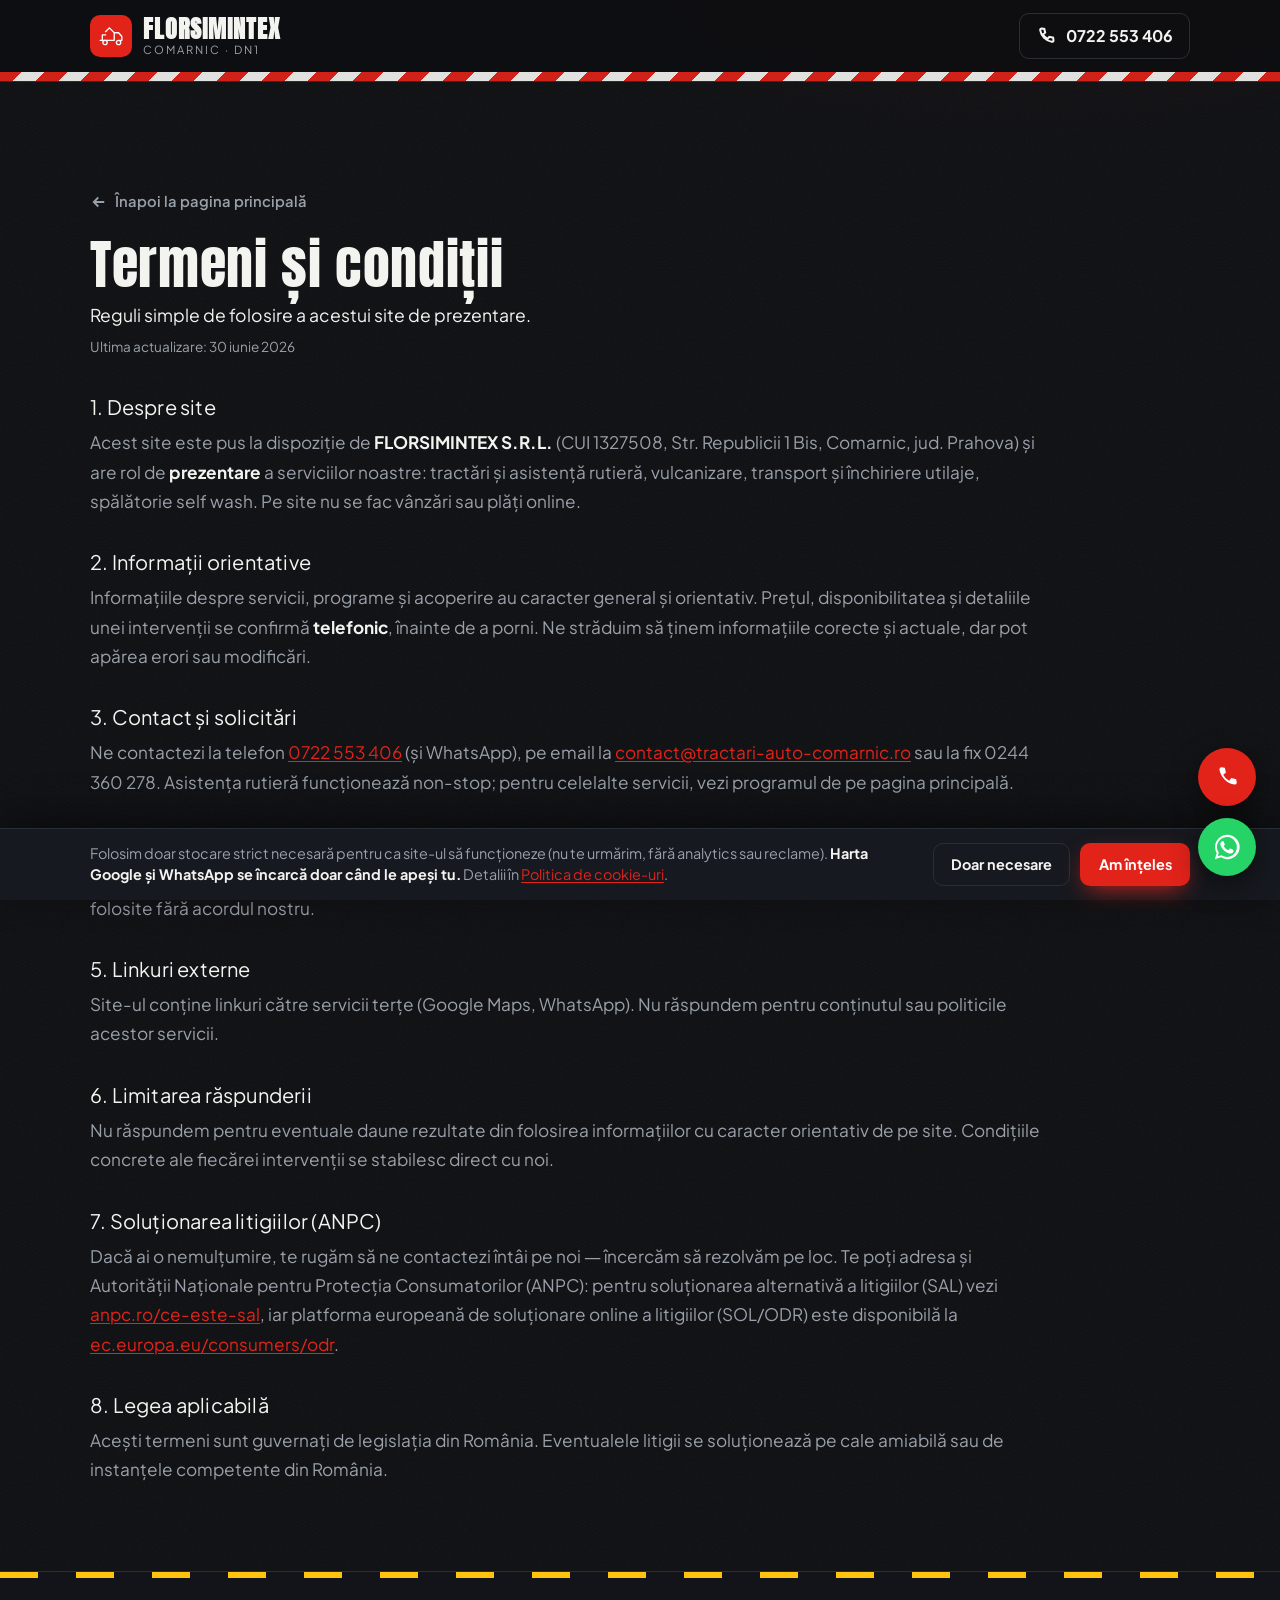
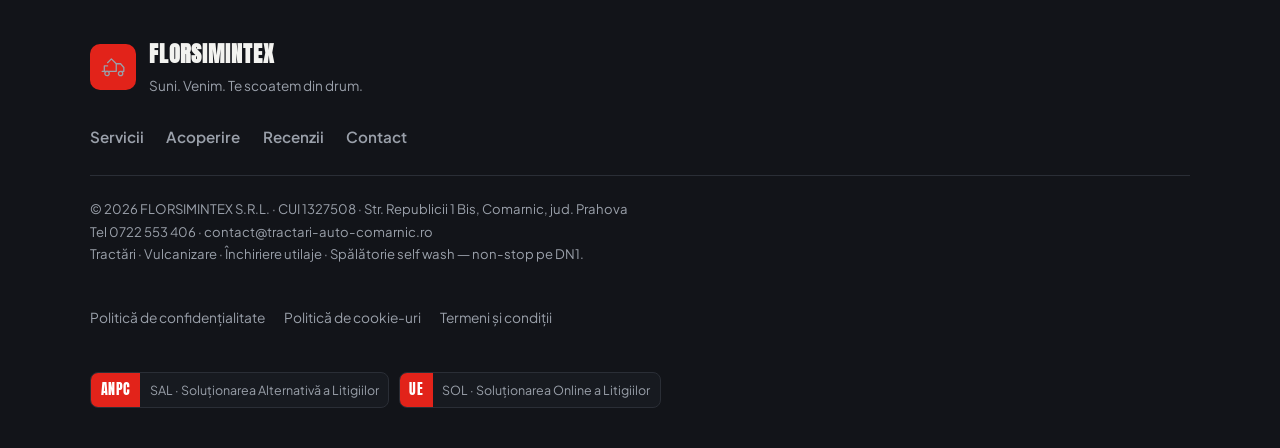
<file: termeni.html>
<!doctype html>
<html lang="ro" class="theme-industrial">
<head>
<meta charset="utf-8">
<meta name="viewport" content="width=device-width, initial-scale=1">
<title>Termeni și condiții — FLORSIMINTEX Comarnic</title>
<meta name="description" content="Reguli simple de folosire a acestui site de prezentare.">
<meta name="theme-color" content="#0d0e11">
<link rel="canonical" href="https://tractari-auto-comarnic.ro/termeni.html">
<meta property="og:title" content="Termeni și condiții — FLORSIMINTEX Comarnic">
<meta property="og:description" content="Reguli simple de folosire a acestui site de prezentare.">
<meta property="og:type" content="website">
<meta property="og:url" content="https://tractari-auto-comarnic.ro/termeni.html">
<meta property="og:locale" content="ro_RO">
<link rel="manifest" href="manifest.webmanifest">
<link rel="apple-touch-icon" href="assets/icons/icon-192.png">
<link rel="preload" as="font" type="font/woff2" href="assets/fonts/anton-latin.woff2" crossorigin>
<link rel="preload" as="font" type="font/woff2" href="assets/fonts/pjs-700-latin.woff2" crossorigin>
<link rel="stylesheet" href="css/base.css">
<link rel="stylesheet" href="css/components.css">
<link rel="stylesheet" href="css/theme-industrial.css">
</head>
<body class="legal-page">
<a class="skip" href="#main">Sari la conținut</a>
<header class="site-head" id="top">
  <div class="wrap head-inner">
    <a class="brand" href="index.html" aria-label="FLORSIMINTEX — acasă">
      <span class="brand-mark"><svg viewBox="0 0 48 48" aria-hidden="true"><path d="M4 32h26V18h8l6 7v7h-4"/><path d="M30 18l-9-9-7 7"/><circle cx="13" cy="36" r="4"/><circle cx="38" cy="36" r="4"/><path d="M8 32V22h6"/></svg></span>
      <span class="brand-txt"><b>FLORSIMINTEX</b><i>Comarnic · DN1</i></span>
    </a>
    <div class="head-cta">
      <a class="btn btn-ghost" href="tel:+40722553406"><svg viewBox="0 0 48 48" aria-hidden="true"><path d="M14 6l6 1 2 9-5 4a24 24 0 0 0 11 11l4-5 9 2 1 6a4 4 0 0 1-4 4A34 34 0 0 1 10 10a4 4 0 0 1 4-4z"/></svg><span>0722 553 406</span></a>
    </div>
  </div>
  <div class="chevron-bar" aria-hidden="true"><span class="chevron-bar__fill"></span></div>
</header>
<main id="main" class="legal-wrap">
  <div class="wrap">
    <p class="legal-back"><a href="index.html"><svg viewBox="0 0 24 24" aria-hidden="true"><path d="M5 12h14M13 6l6 6-6 6"/></svg><span>Înapoi la pagina principală</span></a></p>
    <h1>Termeni și condiții</h1>
    <p class="legal-lead">Reguli simple de folosire a acestui site de prezentare.</p>
    <p class="legal-updated">Ultima actualizare: 30 iunie 2026</p>
    <div class="legal-body">
      <h2>1. Despre site</h2>
      <p>Acest site este pus la dispoziție de <strong>FLORSIMINTEX S.R.L.</strong> (CUI 1327508, Str. Republicii 1 Bis, Comarnic, jud. Prahova) și are rol de <strong>prezentare</strong> a serviciilor noastre: tractări și asistență rutieră, vulcanizare, transport și închiriere utilaje, spălătorie self wash. Pe site nu se fac vânzări sau plăți online.</p>

      <h2>2. Informații orientative</h2>
      <p>Informațiile despre servicii, programe și acoperire au caracter general și orientativ. Prețul, disponibilitatea și detaliile unei intervenții se confirmă <strong>telefonic</strong>, înainte de a porni. Ne străduim să ținem informațiile corecte și actuale, dar pot apărea erori sau modificări.</p>

      <h2>3. Contact și solicitări</h2>
      <p>Ne contactezi la telefon <a href="tel:+40722553406">0722 553 406</a> (și WhatsApp), pe email la <a href="mailto:contact@tractari-auto-comarnic.ro">contact@tractari-auto-comarnic.ro</a> sau la fix 0244 360 278. Asistența rutieră funcționează non-stop; pentru celelalte servicii, vezi programul de pe pagina principală.</p>

      <h2>4. Proprietate intelectuală</h2>
      <p>Textele, fotografiile și elementele grafice de pe site sunt proprietatea FLORSIMINTEX S.R.L. și nu pot fi preluate sau folosite fără acordul nostru.</p>

      <h2>5. Linkuri externe</h2>
      <p>Site-ul conține linkuri către servicii terțe (Google Maps, WhatsApp). Nu răspundem pentru conținutul sau politicile acestor servicii.</p>

      <h2>6. Limitarea răspunderii</h2>
      <p>Nu răspundem pentru eventuale daune rezultate din folosirea informațiilor cu caracter orientativ de pe site. Condițiile concrete ale fiecărei intervenții se stabilesc direct cu noi.</p>

      <h2>7. Soluționarea litigiilor (ANPC)</h2>
      <p>Dacă ai o nemulțumire, te rugăm să ne contactezi întâi pe noi — încercăm să rezolvăm pe loc. Te poți adresa și Autorității Naționale pentru Protecția Consumatorilor (ANPC): pentru soluționarea alternativă a litigiilor (SAL) vezi <a href="https://anpc.ro/ce-este-sal/" target="_blank" rel="noopener noreferrer">anpc.ro/ce-este-sal</a>, iar platforma europeană de soluționare online a litigiilor (SOL/ODR) este disponibilă la <a href="https://ec.europa.eu/consumers/odr" target="_blank" rel="noopener noreferrer">ec.europa.eu/consumers/odr</a>.</p>

      <h2>8. Legea aplicabilă</h2>
      <p>Acești termeni sunt guvernați de legislația din România. Eventualele litigii se soluționează pe cale amiabilă sau de instanțele competente din România.</p></div>
  </div>
</main>

<footer class="site-foot">
  <div class="wrap foot-inner">
    <div class="foot-brand">
      <span class="brand-mark"><svg viewBox="0 0 48 48" aria-hidden="true"><path d="M4 32h26V18h8l6 7v7h-4"/><path d="M30 18l-9-9-7 7"/><circle cx="13" cy="36" r="4"/><circle cx="38" cy="36" r="4"/><path d="M8 32V22h6"/></svg></span>
      <div><b>FLORSIMINTEX</b><span>Suni. Venim. Te scoatem din drum.</span></div>
    </div>
    <nav class="foot-nav" aria-label="Footer">
      <a href="index.html#servicii">Servicii</a><a href="index.html#acoperire">Acoperire</a><a href="index.html#recenzii">Recenzii</a><a href="index.html#contact">Contact</a>
    </nav>
    <p class="foot-legal">© <span id="y"></span> FLORSIMINTEX S.R.L. · CUI 1327508 · Str. Republicii 1 Bis, Comarnic, jud. Prahova<br>Tel <a href="tel:+40722553406">0722 553 406</a> · <a href="mailto:contact@tractari-auto-comarnic.ro">contact@tractari-auto-comarnic.ro</a><br>Tractări · Vulcanizare · Închiriere utilaje · Spălătorie self wash — non-stop pe DN1.</p>
    <nav class="foot-links" aria-label="Informații legale">
      <a href="confidentialitate.html">Politică de confidențialitate</a>
      <a href="cookies.html">Politică de cookie-uri</a>
      <a href="termeni.html">Termeni și condiții</a>
    </nav>
    <div class="foot-anpc" aria-label="Protecția consumatorului">
      <a class="anpc-badge" href="https://anpc.ro/ce-este-sal/" target="_blank" rel="noopener noreferrer">
        <span class="anpc-k">ANPC</span><span class="anpc-v">SAL · Soluționarea Alternativă a Litigiilor</span>
      </a>
      <a class="anpc-badge" href="https://ec.europa.eu/consumers/odr" target="_blank" rel="noopener noreferrer">
        <span class="anpc-k">UE</span><span class="anpc-v">SOL · Soluționarea Online a Litigiilor</span>
      </a>
    </div>
  </div>
</footer>

<!-- BUTOANE FLOTANTE (desktop) -->
<div class="dock">
  <a class="dock-btn dock-call" href="tel:+40722553406" aria-label="Sună acum"><svg viewBox="0 0 48 48" aria-hidden="true"><path d="M14 6l6 1 2 9-5 4a24 24 0 0 0 11 11l4-5 9 2 1 6a4 4 0 0 1-4 4A34 34 0 0 1 10 10a4 4 0 0 1 4-4z"/></svg></a>
  <a class="dock-btn dock-wa" href="https://wa.me/40722553406?text=Bun%C4%83%20ziua!%20Am%20nevoie%20de%20ajutor%20%E2%80%94%20" target="_blank" rel="noopener" aria-label="Scrie pe WhatsApp"><svg viewBox="0 0 32 32" aria-hidden="true"><path d="M16 3a13 13 0 0 0-11 19.6L3 29l6.6-2a13 13 0 1 0 6.4-24zm0 23.6a10.6 10.6 0 0 1-5.4-1.5l-.4-.2-4 1 1-3.9-.3-.4A10.6 10.6 0 1 1 16 26.6zm6-7.9c-.3-.2-2-1-2.3-1.1-.3-.1-.5-.2-.8.2s-.9 1.1-1.1 1.3-.4.2-.8 0a8.6 8.6 0 0 1-4.3-3.7c-.3-.6.3-.5.9-1.8.1-.2 0-.4 0-.6s-.8-1.9-1-2.6c-.3-.7-.6-.6-.8-.6h-.7a1.3 1.3 0 0 0-1 .4 4 4 0 0 0-1.2 2.9 6.9 6.9 0 0 0 1.4 3.6 15.7 15.7 0 0 0 6 5.3c2.2 1 3 1 4.1.9a3.5 3.5 0 0 0 2.3-1.6 2.9 2.9 0 0 0 .2-1.6c0-.2-.3-.3-.6-.5z"/></svg></a>
</div>

<!-- BARĂ FIXĂ DE APEL (mobil) -->
<div class="callbar">
  <a class="callbar-call" href="tel:+40722553406"><svg viewBox="0 0 48 48" aria-hidden="true"><path d="M14 6l6 1 2 9-5 4a24 24 0 0 0 11 11l4-5 9 2 1 6a4 4 0 0 1-4 4A34 34 0 0 1 10 10a4 4 0 0 1 4-4z"/></svg><span>Sună acum · 0722 553 406</span></a>
  <a class="callbar-wa" href="https://wa.me/40722553406?text=Bun%C4%83%20ziua!%20Am%20nevoie%20de%20ajutor%20%E2%80%94%20" target="_blank" rel="noopener" aria-label="Scrie pe WhatsApp"><svg viewBox="0 0 32 32" aria-hidden="true"><path d="M16 3a13 13 0 0 0-11 19.6L3 29l6.6-2a13 13 0 1 0 6.4-24zm0 23.6a10.6 10.6 0 0 1-5.4-1.5l-.4-.2-4 1 1-3.9-.3-.4A10.6 10.6 0 1 1 16 26.6zm6-7.9c-.3-.2-2-1-2.3-1.1-.3-.1-.5-.2-.8.2s-.9 1.1-1.1 1.3-.4.2-.8 0a8.6 8.6 0 0 1-4.3-3.7c-.3-.6.3-.5.9-1.8.1-.2 0-.4 0-.6s-.8-1.9-1-2.6c-.3-.7-.6-.6-.8-.6h-.7a1.3 1.3 0 0 0-1 .4 4 4 0 0 0-1.2 2.9 6.9 6.9 0 0 0 1.4 3.6 15.7 15.7 0 0 0 6 5.3c2.2 1 3 1 4.1.9a3.5 3.5 0 0 0 2.3-1.6 2.9 2.9 0 0 0 .2-1.6c0-.2-.3-.3-.6-.5z"/></svg></a>
</div>

<!-- BANNER COOKIE / GDPR -->
<div class="cookie-banner" id="cookie-banner" role="dialog" aria-live="polite" aria-label="Notificare cookie-uri" hidden>
  <div class="cookie-inner">
    <p class="cookie-txt">Folosim doar stocare strict necesară pentru ca site-ul să funcționeze (nu te urmărim, fără analytics sau reclame). <strong>Harta Google și WhatsApp se încarcă doar când le apeși tu.</strong> Detalii în <a href="cookies.html">Politica de cookie-uri</a>.</p>
    <div class="cookie-btns">
      <button type="button" class="btn btn-ghost cookie-no" data-consent="necessary">Doar necesare</button>
      <button type="button" class="btn btn-call cookie-ok" data-consent="all">Am înțeles</button>
    </div>
  </div>
</div>

<script src="js/app.js" defer></script>
</body>
</html>
</file>
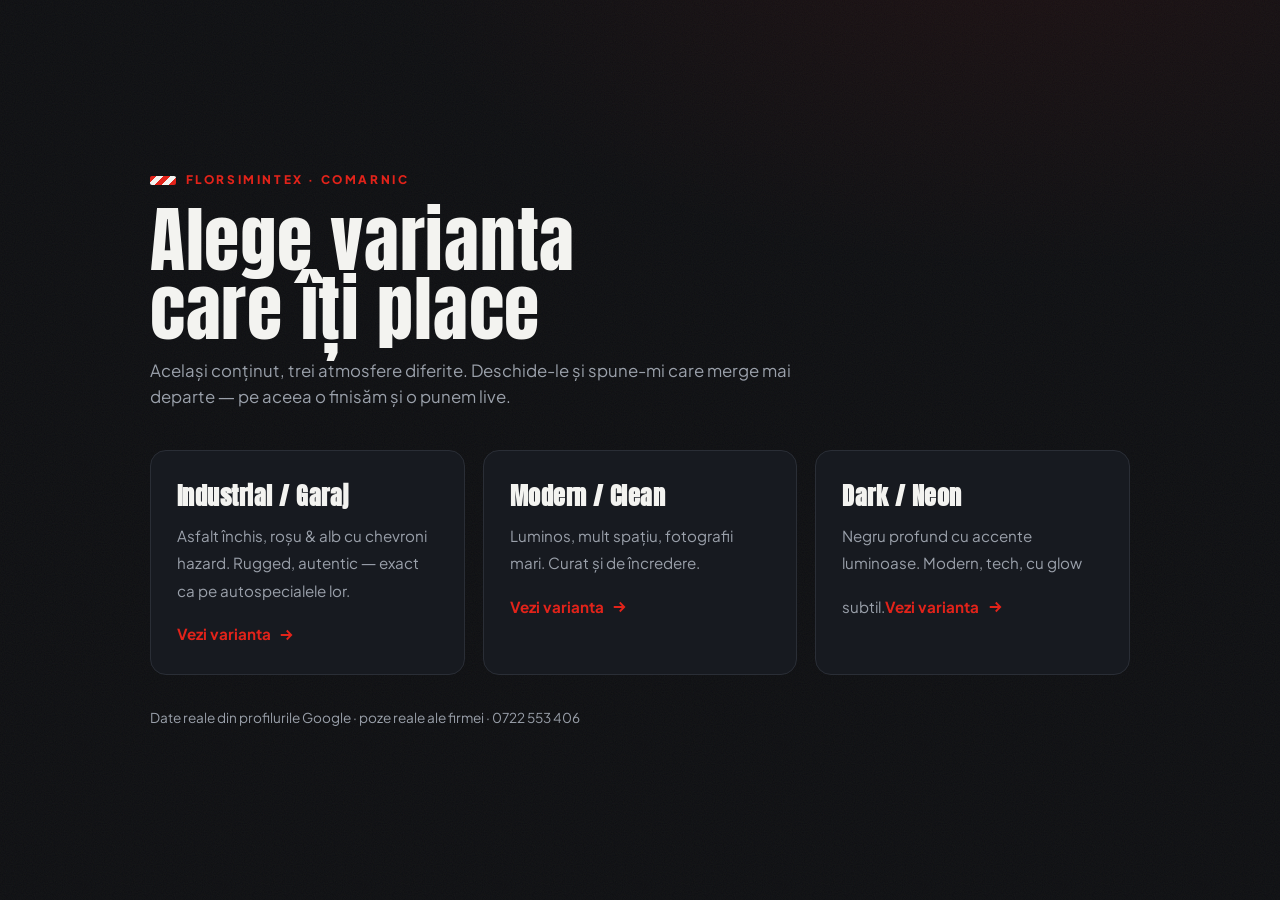
<file: variante.html>
<!doctype html>
<html lang="ro" class="theme-industrial">
<head>
<meta charset="utf-8"><meta name="viewport" content="width=device-width, initial-scale=1">
<title>FLORSIMINTEX — alege varianta de design</title>
<meta name="robots" content="noindex">
<link rel="stylesheet" href="css/base.css">
<link rel="stylesheet" href="css/theme-industrial.css">
<style>
  body{display:grid;place-items:center;min-height:100vh;padding:40px 20px}
  .pick{max-width:980px;width:100%}
  .pick h1{font-family:var(--font-display);font-size:clamp(2.4rem,7vw,4.5rem);line-height:.95;letter-spacing:.01em;margin:0 0 .2em}
  .pick .sub{color:var(--muted);max-width:54ch;margin:0 0 2.4rem;font-size:1.05rem}
  .pick-grid{display:grid;gap:18px;grid-template-columns:repeat(auto-fit,minmax(240px,1fr))}
  .pick-card{display:block;padding:26px;border:1px solid var(--line);border-radius:var(--r);background:var(--surface);text-decoration:none;color:inherit;transition:.25s}
  .pick-card:hover{transform:translateY(-6px);border-color:var(--accent);box-shadow:0 20px 50px rgba(0,0,0,.4)}
  .pick-card b{font-family:var(--font-display);font-size:1.5rem;display:block;margin-bottom:.4rem;letter-spacing:.02em}
  .pick-card span{color:var(--muted);font-size:.95rem;line-height:1.5}
  .pick-card .go{margin-top:1.2rem;display:inline-flex;gap:.4rem;align-items:center;color:var(--accent);font-weight:700}
  .pick-card .go svg{width:18px;height:18px;fill:none;stroke:currentColor;stroke-width:2.4}
  .pick-note{margin-top:2rem;color:var(--muted);font-size:.85rem}
</style>
</head>
<body>
<div class="pick">
  <p class="kicker">FLORSIMINTEX · Comarnic</p>
  <h1>Alege varianta<br>care îți place</h1>
  <p class="sub">Același conținut, trei atmosfere diferite. Deschide-le și spune-mi care merge mai departe — pe aceea o finisăm și o punem live.</p>
  <div class="pick-grid">
    <a class="pick-card" href="industrial.html"><b>Industrial / Garaj</b><span>Asfalt închis, roșu & alb cu chevroni hazard. Rugged, autentic — exact ca pe autospecialele lor.</span><span class="go">Vezi varianta <svg viewBox="0 0 24 24" aria-hidden="true"><path d="M5 12h14M13 6l6 6-6 6"/></svg></span></a><a class="pick-card" href="clean.html"><b>Modern / Clean</b><span>Luminos, mult spațiu, fotografii mari. Curat și de încredere.</span><span class="go">Vezi varianta <svg viewBox="0 0 24 24" aria-hidden="true"><path d="M5 12h14M13 6l6 6-6 6"/></svg></span></a><a class="pick-card" href="neon.html"><b>Dark / Neon</b><span>Negru profund cu accente luminoase. Modern, tech, cu glow subtil.</span><span class="go">Vezi varianta <svg viewBox="0 0 24 24" aria-hidden="true"><path d="M5 12h14M13 6l6 6-6 6"/></svg></span></a>
  </div>
  <p class="pick-note">Date reale din profilurile Google · poze reale ale firmei · 0722 553 406</p>
</div>
</body>
</html>
</file>
<file: css/base.css>
/* ============================================================
   FLORSIMINTEX · base.css
   Reset, fonturi self-hosted, tokens neutri, layout primitives,
   header / footer / butoane de bază, animații.
   Culorile + atmosfera vin din css/theme-*.css (suprascriu --vars).
   ============================================================ */

/* ---------- fonturi self-hosted (zero request extern, GDPR-friendly) ---------- */
@font-face{font-family:'Anton';font-style:normal;font-weight:400;font-display:swap;
  src:url(../assets/fonts/anton-latin-ext.woff2) format('woff2');
  unicode-range:U+0100-02BA,U+0102-0103,U+0110-0111,U+0118-0119,U+015E-015F,U+0162-0163,U+0218-021B,U+1E00-1EFF,U+2C60-2C7F,U+A720-A7FF;}
@font-face{font-family:'Anton';font-style:normal;font-weight:400;font-display:swap;
  src:url(../assets/fonts/anton-latin.woff2) format('woff2');
  unicode-range:U+0000-00FF,U+0131,U+0152-0153,U+2000-206F,U+20AC,U+2122,U+2212;}
@font-face{font-family:'PJS';font-weight:400;font-display:swap;src:url(../assets/fonts/pjs-400-latin-ext.woff2) format('woff2');unicode-range:U+0100-024F,U+0218-021B,U+1E00-1EFF;}
@font-face{font-family:'PJS';font-weight:400;font-display:swap;src:url(../assets/fonts/pjs-400-latin.woff2) format('woff2');unicode-range:U+0000-00FF;}
@font-face{font-family:'PJS';font-weight:500;font-display:swap;src:url(../assets/fonts/pjs-500-latin-ext.woff2) format('woff2');unicode-range:U+0100-024F,U+0218-021B,U+1E00-1EFF;}
@font-face{font-family:'PJS';font-weight:500;font-display:swap;src:url(../assets/fonts/pjs-500-latin.woff2) format('woff2');unicode-range:U+0000-00FF;}
@font-face{font-family:'PJS';font-weight:600;font-display:swap;src:url(../assets/fonts/pjs-600-latin-ext.woff2) format('woff2');unicode-range:U+0100-024F,U+0218-021B,U+1E00-1EFF;}
@font-face{font-family:'PJS';font-weight:600;font-display:swap;src:url(../assets/fonts/pjs-600-latin.woff2) format('woff2');unicode-range:U+0000-00FF;}
@font-face{font-family:'PJS';font-weight:700;font-display:swap;src:url(../assets/fonts/pjs-700-latin-ext.woff2) format('woff2');unicode-range:U+0100-024F,U+0218-021B,U+1E00-1EFF;}
@font-face{font-family:'PJS';font-weight:700;font-display:swap;src:url(../assets/fonts/pjs-700-latin.woff2) format('woff2');unicode-range:U+0000-00FF;}
@font-face{font-family:'PJS';font-weight:800;font-display:swap;src:url(../assets/fonts/pjs-800-latin-ext.woff2) format('woff2');unicode-range:U+0100-024F,U+0218-021B,U+1E00-1EFF;}
@font-face{font-family:'PJS';font-weight:800;font-display:swap;src:url(../assets/fonts/pjs-800-latin.woff2) format('woff2');unicode-range:U+0000-00FF;}
/* fallback-uri cu metric-override → aproape zero layout shift la swap-ul fontului */
@font-face{font-family:'Anton-fb';src:local('Arial Narrow Bold'),local('Impact');size-adjust:90%;ascent-override:100%;descent-override:12%;line-gap-override:0%}
@font-face{font-family:'PJS-fb';src:local('Segoe UI'),local('Roboto'),local('Helvetica Neue'),local('Arial');size-adjust:100%;ascent-override:96%;descent-override:24%;line-gap-override:0%}

/* ---------- tokens impliciti (suprascriși de teme) ---------- */
:root{
  --bg:#0d0f12; --bg2:#121519; --surface:#16191e; --surface2:#1c2026;
  --line:#272c33; --text:#f2f3f1; --muted:#9aa1ab;
  --accent:#ff2e2e; --accent2:#ffb300; --accent-ink:#fff;
  --wa:#25d366; --wa-ink:#0a3d1f;
  --font-display:'Anton','Anton-fb',Impact,'Arial Narrow Bold',sans-serif;
  --font-body:'PJS','PJS-fb',system-ui,-apple-system,Segoe UI,Roboto,sans-serif;
  --maxw:1180px; --pad:clamp(20px,5vw,40px);
  --r:16px; --r-sm:10px; --r-lg:26px;
  --shadow:0 18px 50px rgba(0,0,0,.45);
  --ease:cubic-bezier(.2,.7,.2,1);
  --hero-grad:linear-gradient(180deg,rgba(8,9,11,.35) 0%,rgba(8,9,11,.55) 45%,rgba(8,9,11,.92) 100%);
}

/* ---------- reset ---------- */
*,*::before,*::after{box-sizing:border-box;margin:0;padding:0}
html{scroll-behavior:smooth;-webkit-text-size-adjust:100%}
@media (prefers-reduced-motion:reduce){html{scroll-behavior:auto}}
body{
  font-family:var(--font-body);background:var(--bg);color:var(--text);
  line-height:1.6;font-size:clamp(1rem,.97rem + .2vw,1.075rem);
  -webkit-font-smoothing:antialiased;text-rendering:optimizeLegibility;overflow-x:hidden;
}
img,svg{display:block;max-width:100%}
img{height:auto}
a{color:inherit;text-decoration:none}
ul{list-style:none}
h1,h2,h3{line-height:1.05;font-weight:400}
button{font:inherit;cursor:pointer;border:0;background:none;color:inherit}
:focus-visible{outline:3px solid var(--accent);outline-offset:3px;border-radius:4px}
::selection{background:var(--accent);color:var(--accent-ink)}

/* ---------- layout primitives ---------- */
.wrap{width:100%;max-width:var(--maxw);margin-inline:auto;padding-inline:var(--pad)}
.section{padding:clamp(64px,9vw,120px) 0}
.section-alt{background:var(--bg2)}
.kicker{font-family:var(--font-body);font-weight:800;text-transform:uppercase;letter-spacing:.22em;
  font-size:.74rem;color:var(--accent);margin-bottom:1rem;display:flex;align-items:center;gap:.6rem}
.sec-head{max-width:60ch;margin-bottom:clamp(36px,5vw,60px)}
.sec-head h2,.feature-text h2,.contact-text h2{
  font-family:var(--font-display);font-size:clamp(2rem,1.3rem + 3.4vw,3.6rem);
  letter-spacing:.005em;text-transform:uppercase}
.sub{color:var(--muted);font-size:1.08rem;margin-top:1rem;max-width:56ch}

/* ---------- skip link ---------- */
.skip{position:fixed;left:12px;top:-60px;z-index:200;background:var(--accent);color:var(--accent-ink);
  padding:10px 16px;border-radius:8px;font-weight:700;transition:top .2s}
.skip:focus{top:12px}

/* ---------- butoane ---------- */
.btn{display:inline-flex;align-items:center;gap:.6rem;font-weight:700;font-size:1rem;
  padding:.85em 1.3em;border-radius:var(--r-sm);transition:transform .2s var(--ease),box-shadow .2s,background .2s,border-color .2s;
  border:1px solid transparent;white-space:nowrap}
.btn svg{width:1.25em;height:1.25em;flex:none}
.btn:active{transform:translateY(1px)}
.btn-call{background:var(--accent);color:var(--accent-ink);box-shadow:0 8px 24px -8px var(--accent)}
.btn-call:hover{transform:translateY(-3px);box-shadow:0 14px 30px -10px var(--accent)}
.btn-call svg{fill:currentColor;stroke:none}
.btn-wa{background:var(--wa);color:#053a1c}
.btn-wa svg{fill:currentColor;stroke:none}
.btn-wa:hover{transform:translateY(-3px);box-shadow:0 12px 28px -10px var(--wa)}
.btn-ghost{background:transparent;border-color:var(--line);color:var(--text)}
.btn-ghost svg{fill:none;stroke:currentColor;stroke-width:2}
.btn-ghost:hover{border-color:var(--accent);color:var(--accent)}

/* iconițele inline din .btn-ghost / generale: linie */
.btn-ghost svg path,.btn-ghost svg circle{vector-effect:non-scaling-stroke}

/* ---------- HEADER ---------- */
.site-head{position:sticky;top:0;z-index:100;background:color-mix(in srgb,var(--bg) 86%,transparent);
  backdrop-filter:blur(12px);border-bottom:1px solid var(--line)}
.head-inner{display:flex;align-items:center;justify-content:space-between;gap:20px;height:72px}
.brand{display:flex;align-items:center;gap:.7rem}
.brand-mark{display:grid;place-items:center;width:42px;height:42px;border-radius:10px;
  background:var(--accent);color:var(--accent-ink);flex:none}
.brand-mark svg{width:26px;height:26px;fill:none;stroke:currentColor;stroke-width:2.4;stroke-linejoin:round;stroke-linecap:round}
.brand-txt{display:flex;flex-direction:column;line-height:1}
.brand-txt b{font-family:var(--font-display);font-size:1.5rem;letter-spacing:.04em}
.brand-txt i{font-style:normal;font-size:.7rem;letter-spacing:.18em;text-transform:uppercase;color:var(--muted);margin-top:3px}
.nav{display:flex;gap:1.6rem}
.nav a{font-weight:600;font-size:.95rem;color:var(--muted);position:relative;padding:4px 0;transition:color .2s}
.nav a::after{content:"";position:absolute;left:0;right:100%;bottom:-2px;height:2px;background:var(--accent);transition:right .25s var(--ease)}
.nav a:hover{color:var(--text)}
.nav a:hover::after{right:0}
.head-cta{display:flex;align-items:center;gap:12px}
.head-cta .btn-ghost{padding:.6em 1em}
.burger{display:none;flex-direction:column;gap:5px;width:42px;height:42px;align-items:center;justify-content:center;border:1px solid var(--line);border-radius:10px}
.burger span{width:20px;height:2px;background:var(--text);transition:.25s}

/* ---------- FOOTER ---------- */
.site-foot{background:var(--bg2);border-top:1px solid var(--line);padding:clamp(40px,6vw,64px) 0 40px}
.foot-inner{display:grid;gap:26px}
.foot-brand{display:flex;align-items:center;gap:.8rem}
.foot-brand .brand-mark{width:46px;height:46px}
.foot-brand b{font-family:var(--font-display);font-size:1.4rem;letter-spacing:.04em;display:block}
.foot-brand span{color:var(--muted);font-size:.85rem}
.foot-nav{display:flex;gap:1.4rem;flex-wrap:wrap}
.foot-nav a{color:var(--muted);font-weight:600;font-size:.95rem}
.foot-nav a:hover{color:var(--accent)}
.foot-legal{color:var(--muted);font-size:.82rem;line-height:1.7;border-top:1px solid var(--line);padding-top:22px}

/* ---------- animații reveal ---------- */
.reveal{opacity:0;transform:translateY(26px);transition:opacity .7s var(--ease),transform .7s var(--ease)}
.reveal.in{opacity:1;transform:none}
.reveal.d1{transition-delay:.08s}.reveal.d2{transition-delay:.16s}.reveal.d3{transition-delay:.24s}
@media (prefers-reduced-motion:reduce){
  .reveal{opacity:1;transform:none;transition:none}
  *{animation:none!important}
}

/* ---------- responsive header ---------- */
@media (max-width:880px){
  .nav{position:fixed;inset:72px 0 auto 0;flex-direction:column;gap:0;background:var(--bg);
    border-bottom:1px solid var(--line);padding:8px var(--pad) 18px;transform:translateY(-130%);
    transition:transform .35s var(--ease);box-shadow:var(--shadow)}
  .nav.open{transform:none}
  .nav a{padding:14px 0;border-bottom:1px solid var(--line);font-size:1.05rem}
  .nav a::after{display:none}
  .burger{display:flex}
  .head-cta .btn-ghost span{display:none}
  .head-cta .btn-ghost{padding:.6em}
}
</file>
<file: css/components.css>
/* ============================================================
   FLORSIMINTEX · components.css
   Layout-ul secțiunilor. Folosește tokenii din base.css / teme.
   ============================================================ */

/* ---------------- HERO ---------------- */
.hero{position:relative;min-height:clamp(560px,90vh,860px);display:flex;align-items:flex-end;
  padding-block:clamp(40px,8vh,90px);overflow:hidden;isolation:isolate}
.hero-media{position:absolute;inset:0;z-index:-2}
.hero-media img{width:100%;height:100%;object-fit:cover;object-position:center 38%}
.hero-overlay{position:absolute;inset:0;z-index:-1;background:var(--hero-grad)}
.hero-inner{position:relative;max-width:760px}
.eyebrow{display:inline-flex;align-items:center;gap:.6rem;font-weight:800;text-transform:uppercase;
  letter-spacing:.16em;font-size:.78rem;color:#fff;background:color-mix(in srgb,var(--accent) 92%,#000);
  padding:.5em 1em;border-radius:999px;margin-bottom:1.4rem}
.ping{width:9px;height:9px;border-radius:50%;background:#fff;box-shadow:0 0 0 0 rgba(255,255,255,.7);animation:ping 1.8s infinite}
@keyframes ping{0%{box-shadow:0 0 0 0 rgba(255,255,255,.6)}70%{box-shadow:0 0 0 12px rgba(255,255,255,0)}100%{box-shadow:0 0 0 0 rgba(255,255,255,0)}}
.hero h1{font-family:var(--font-display);text-transform:uppercase;color:#fff;
  font-size:clamp(2.7rem,1.4rem + 7vw,6rem);letter-spacing:.01em;text-shadow:0 6px 30px rgba(0,0,0,.5)}
.hero h1 em{font-style:normal;color:var(--accent2);-webkit-text-stroke:0}
.hero .lead{color:#e7e9ec;font-size:clamp(1.05rem,1rem + .5vw,1.3rem);max-width:54ch;margin:1.3rem 0 2rem;text-shadow:0 2px 12px rgba(0,0,0,.6)}
.hero-actions{display:flex;flex-wrap:wrap;gap:14px;margin-bottom:1.8rem}
.hero-actions .btn{font-size:1.06rem;padding:1em 1.5em}
.hero-chips{display:flex;flex-wrap:wrap;gap:.6rem 1.4rem;color:#fff}
.hero-chips li{display:inline-flex;align-items:center;gap:.45rem;font-weight:600;font-size:.92rem;text-shadow:0 2px 10px rgba(0,0,0,.7)}
.hero-chips svg{width:18px;height:18px;fill:none;stroke:var(--accent2);stroke-width:3;stroke-linecap:round;stroke-linejoin:round}

/* ---------------- TICKER ---------------- */
.ticker{background:var(--accent);color:var(--accent-ink);overflow:hidden;border-block:3px solid color-mix(in srgb,var(--accent) 60%,#000);
  -webkit-mask-image:linear-gradient(90deg,transparent,#000 6%,#000 94%,transparent);
          mask-image:linear-gradient(90deg,transparent,#000 6%,#000 94%,transparent)}
.ticker-track{display:flex;gap:0;width:max-content;animation:scroll 32s linear infinite}
.ticker:hover .ticker-track{animation-play-state:paused}
.ticker-track span{display:inline-flex;align-items:center;gap:.5rem;padding:.7em 1.6em;font-family:var(--font-display);
  font-size:1.15rem;letter-spacing:.06em;text-transform:uppercase;white-space:nowrap}
.ticker-track span svg{width:16px;height:16px;fill:none;stroke:currentColor;stroke-width:2.4;opacity:.7}
.ticker-track span::after{content:"";width:6px;height:6px;border-radius:50%;background:currentColor;opacity:.4;margin-left:1.4em}
@keyframes scroll{to{transform:translateX(-33.333%)}}

/* ---------------- STATS ---------------- */
.stats{display:grid;grid-template-columns:repeat(4,1fr);gap:clamp(14px,2vw,28px);
  margin-top:clamp(48px,7vw,76px);margin-bottom:clamp(8px,2vw,20px)}
.stat{text-align:center;padding:18px 8px}
.stat b{display:block;font-family:var(--font-display);font-size:clamp(2.4rem,1.5rem + 3.6vw,4.4rem);
  line-height:1;color:var(--accent);letter-spacing:.01em}
.stat span{display:block;color:var(--muted);font-size:.86rem;margin-top:.5rem;text-transform:uppercase;letter-spacing:.08em;font-weight:600}

/* ---------------- SERVICII ---------------- */
.services{display:grid;gap:clamp(16px,2vw,24px);grid-template-columns:repeat(auto-fit,minmax(290px,1fr))}
.card{background:var(--surface);border:1px solid var(--line);border-radius:var(--r);overflow:hidden;
  display:flex;flex-direction:column;transition:transform .3s var(--ease),border-color .3s,box-shadow .3s;position:relative}
.card:hover{transform:translateY(-6px);border-color:color-mix(in srgb,var(--accent) 50%,var(--line));box-shadow:var(--shadow)}
.card-media{aspect-ratio:16/10;overflow:hidden;background:var(--surface2)}
.card-media img{width:100%;height:100%;object-fit:cover;transition:transform .6s var(--ease)}
.card:hover .card-media img{transform:scale(1.06)}
.card-body{padding:24px;display:flex;flex-direction:column;flex:1;gap:.5rem}
.card-ico{display:grid;place-items:center;width:54px;height:54px;border-radius:13px;margin-bottom:.4rem;
  background:color-mix(in srgb,var(--accent) 14%,transparent);color:var(--accent)}
.card-ico svg{width:30px;height:30px;fill:none;stroke:currentColor;stroke-width:2;stroke-linecap:round;stroke-linejoin:round}
.card-tag{font-size:.7rem;font-weight:800;letter-spacing:.14em;text-transform:uppercase;color:var(--accent2)}
.card h3{font-family:var(--font-display);font-size:1.5rem;text-transform:uppercase;letter-spacing:.01em}
.card p{color:var(--muted);font-size:.96rem;flex:1}
.card-link{display:inline-flex;align-items:center;gap:.45rem;font-weight:700;color:var(--text);margin-top:.4rem;align-self:flex-start}
.card-link svg{width:18px;height:18px;fill:none;stroke:var(--accent);stroke-width:2.4;transition:transform .25s var(--ease)}
.card-link:hover{color:var(--accent)}
.card-link:hover svg{transform:translateX(5px)}

/* ---------------- FEATURE / DE CE NOI ---------------- */
.feature{display:grid;grid-template-columns:1fr 1.05fr;gap:clamp(30px,5vw,70px);align-items:center}
.feature-media{position:relative;border-radius:var(--r-lg);overflow:hidden;box-shadow:var(--shadow)}
.feature-media img{width:100%;aspect-ratio:3/4;object-fit:cover}
.feature-badge{position:absolute;left:18px;bottom:18px;display:flex;align-items:center;gap:.7rem;
  background:var(--accent);color:var(--accent-ink);padding:.8rem 1.1rem;border-radius:14px;box-shadow:0 12px 30px rgba(0,0,0,.4)}
.feature-badge svg{width:30px;height:30px;fill:none;stroke:currentColor;stroke-width:2.2}
.feature-badge b{font-family:var(--font-display);font-size:1.3rem;letter-spacing:.04em;display:block;line-height:1}
.feature-badge span{font-size:.74rem;opacity:.85}
.why{display:grid;gap:1.3rem;margin:2rem 0}
.why li{display:flex;gap:1rem}
.why-ico{flex:none;display:grid;place-items:center;width:48px;height:48px;border-radius:12px;
  background:color-mix(in srgb,var(--accent) 14%,transparent);color:var(--accent)}
.why-ico svg{width:26px;height:26px;fill:none;stroke:currentColor;stroke-width:2;stroke-linecap:round;stroke-linejoin:round}
.why b{font-size:1.1rem;display:block;margin-bottom:.15rem}
.why p{color:var(--muted);font-size:.95rem}

/* ---------------- ACOPERIRE ---------------- */
.areas{display:flex;flex-wrap:wrap;gap:.7rem;margin-bottom:2.4rem}
.area-pill{display:inline-flex;align-items:center;gap:.45rem;padding:.6em 1.1em;border-radius:999px;
  border:1px solid var(--line);background:var(--surface);font-weight:600;transition:.25s}
.area-pill:hover{border-color:var(--accent);color:var(--accent);transform:translateY(-2px)}
.area-pill svg{width:16px;height:16px;fill:none;stroke:var(--accent);stroke-width:2}
.map-cta{display:flex;flex-wrap:wrap;align-items:center;justify-content:space-between;gap:18px;
  background:var(--surface);border:1px solid var(--line);border-radius:var(--r);padding:clamp(20px,3vw,30px)}
.map-cta b{font-size:1.15rem}
.map-cta span{display:block;color:var(--muted);font-size:.92rem}

/* ---------------- RECENZII ---------------- */
.rating-line{display:flex;align-items:center;flex-wrap:wrap;gap:.4rem .6rem;margin-top:1rem;color:var(--muted)}
.rating-line b{color:var(--text)}
.stars{display:inline-flex;gap:2px}
.stars .star{width:18px;height:18px;fill:var(--accent2);stroke:none}
.stars .star.off{fill:color-mix(in srgb,var(--muted) 40%,transparent)}
.reviews{display:grid;gap:clamp(16px,2vw,22px);grid-template-columns:repeat(auto-fit,minmax(270px,1fr))}
.review{background:var(--surface);border:1px solid var(--line);border-radius:var(--r);padding:26px;display:flex;flex-direction:column;gap:1rem}
.review .stars .star{width:20px;height:20px}
.review blockquote{font-size:1.1rem;line-height:1.55;flex:1}
.review figcaption{display:flex;align-items:center;gap:.7rem}
.avatar{display:grid;place-items:center;width:44px;height:44px;border-radius:50%;background:var(--accent);
  color:var(--accent-ink);font-weight:800;font-size:1.1rem;flex:none}
.review figcaption b{display:block}
.review figcaption i{font-style:normal;color:var(--muted);font-size:.85rem}

/* ---------------- CONTACT ---------------- */
.contact-inner{display:grid;grid-template-columns:1.1fr .9fr;gap:clamp(30px,5vw,60px);align-items:start}
.contact-actions{display:flex;flex-wrap:wrap;gap:14px;margin:1.8rem 0}
.contact-actions .btn{font-size:1.06rem;padding:1em 1.5em}
.contact-list{display:grid;gap:.9rem}
.contact-list li{display:flex;align-items:center;gap:.8rem;color:var(--muted)}
.contact-list svg{width:22px;height:22px;fill:none;stroke:var(--accent);stroke-width:2;flex:none}
.hours{background:var(--surface);border:1px solid var(--line);border-radius:var(--r);padding:clamp(22px,3vw,32px)}
.hours h3{font-family:var(--font-display);font-size:1.6rem;text-transform:uppercase;margin-bottom:1rem}
.hours table{width:100%;border-collapse:collapse}
.hours td{padding:.85rem 0;border-bottom:1px solid var(--line);font-size:.96rem;vertical-align:top}
.hours td:last-child{text-align:right;color:var(--muted);font-weight:600;white-space:nowrap;padding-left:14px}
.hours td.hl{color:var(--accent);font-family:var(--font-display);letter-spacing:.05em;font-size:1.05rem}
.hours tr:last-child td{border-bottom:0}
.hours-note{display:flex;align-items:center;gap:.6rem;margin-top:1.1rem;color:var(--muted);font-size:.88rem}
.hours-note svg{width:20px;height:20px;fill:none;stroke:var(--accent);stroke-width:2;flex:none}

/* ---------------- DOCK (butoane flotante mobil) ---------------- */
.dock{position:fixed;right:16px;bottom:16px;z-index:90;display:flex;flex-direction:column;gap:12px}
.dock-btn{display:grid;place-items:center;width:58px;height:58px;border-radius:50%;box-shadow:0 10px 30px rgba(0,0,0,.45);
  transition:transform .2s var(--ease)}
.dock-btn svg{width:30px;height:30px;fill:currentColor}
.dock-btn:hover{transform:scale(1.08)}
.dock-call{background:var(--accent);color:var(--accent-ink)}
.dock-call svg{width:26px;height:26px}
.dock-wa{background:var(--wa);color:#fff;animation:bob 2.6s ease-in-out infinite}
@keyframes bob{0%,100%{transform:translateY(0)}50%{transform:translateY(-6px)}}
.dock-wa::after{content:"";position:absolute;inset:0;border-radius:50%;box-shadow:0 0 0 0 var(--wa);animation:ping2 2.4s infinite}
.dock-wa{position:relative}
@keyframes ping2{0%{box-shadow:0 0 0 0 color-mix(in srgb,var(--wa) 70%,transparent)}70%{box-shadow:0 0 0 16px transparent}100%{box-shadow:0 0 0 0 transparent}}
@media (min-width:881px){.dock{right:24px;bottom:24px}}

/* ---------------- RESPONSIVE ---------------- */
@media (max-width:880px){
  .stats{grid-template-columns:repeat(2,1fr)}
  .feature{grid-template-columns:1fr}
  .feature-media{max-width:440px;margin-inline:auto;order:-1}
  .contact-inner{grid-template-columns:1fr}
}
@media (max-width:480px){
  .hero-actions .btn{width:100%;justify-content:center}
}

/* ============================================================
   UPGRADE UI — hero cinematic, semnătură, carduri, hartă,
   carusel recenzii, bară de apel mobil
   ============================================================ */

/* ---------------- HERO: far care mătură (o singură dată) ---------------- */
.hero-sweep{position:absolute;inset:0;z-index:-1;pointer-events:none;
  background:linear-gradient(74deg,transparent 32%,color-mix(in srgb,var(--accent2) 60%,transparent) 46%,rgba(255,255,255,.10) 50%,transparent 64%);
  transform:translateX(-130%);animation:heroSweep 2.3s var(--ease) .35s 1 both}
@keyframes heroSweep{to{transform:translateX(130%)}}

/* ---------------- SEMNĂTURĂ: banda hazard = progres de citire ---------------- */
.chevron-bar{position:relative;overflow:hidden}
.chevron-bar__fill{position:absolute;inset:0 100% 0 0;display:block;
  background:repeating-linear-gradient(-45deg,var(--accent) 0 16px,#f3f3f0 16px 32px);
  background-size:45px 100%;will-change:right,background-position;transition:right .12s linear}

/* ---------------- CARD: spotlight care urmărește cursorul + placeholder ---------------- */
.card{transform-style:preserve-3d;will-change:transform}
.card-glow{position:absolute;inset:0;z-index:1;pointer-events:none;opacity:0;transition:opacity .35s var(--ease);
  background:radial-gradient(240px circle at var(--mx,50%) var(--my,50%),color-mix(in srgb,var(--accent) 22%,transparent),transparent 62%)}
.card:hover .card-glow{opacity:1}
.card-body{position:relative;z-index:2}
.card-media--ph{display:grid;place-items:center;position:relative;
  background:radial-gradient(120% 120% at 70% 10%,color-mix(in srgb,var(--accent) 12%,var(--surface2)),var(--surface2))}
.card-media--ph .ph-ico{display:grid;place-items:center;opacity:.9}
.card-media--ph .ph-ico svg{width:88px;height:88px;fill:none;stroke:var(--accent);stroke-width:1.6;
  stroke-linecap:round;stroke-linejoin:round;filter:drop-shadow(0 8px 18px rgba(0,0,0,.4))}

/* ---------------- STATS: panou tip bord de mașină ---------------- */
.stats{position:relative}
.stat b{font-variant-numeric:tabular-nums;font-feature-settings:"tnum" 1}

/* ---------------- HARTĂ încorporată ---------------- */
.map-embed{position:relative;border-radius:var(--r);overflow:hidden;border:1px solid var(--line);
  margin-bottom:18px;box-shadow:var(--shadow);background:var(--surface)}
.map-embed iframe{display:block;width:100%;height:clamp(260px,38vw,400px);border:0;
  filter:grayscale(.35) contrast(1.05) brightness(.92)}
.map-embed .map-pin{position:absolute;left:50%;top:46%;transform:translate(-50%,-100%);pointer-events:none;
  color:var(--accent);filter:drop-shadow(0 6px 10px rgba(0,0,0,.5))}
.map-embed .map-pin svg{width:34px;height:34px;fill:var(--accent);stroke:#fff;stroke-width:1.4}

/* ---------------- RECENZII: carusel mobil + dots + link Google ---------------- */
.rating-link{color:var(--accent);font-weight:700;white-space:nowrap;border-bottom:1px solid color-mix(in srgb,var(--accent) 50%,transparent)}
.rating-link:hover{color:var(--text);border-color:currentColor}
.review-dots{display:none}
.reviews-all{display:inline-flex;align-items:center;gap:.5rem;margin-top:1.6rem;font-weight:700;color:var(--text);
  border:1px solid var(--line);padding:.7em 1.2em;border-radius:999px;transition:.25s}
.reviews-all svg{width:18px;height:18px;fill:var(--accent2);stroke:none}
.reviews-all:hover{border-color:var(--accent);color:var(--accent);transform:translateY(-2px)}

@media (max-width:720px){
  .reviews{display:flex;flex-wrap:nowrap;overflow-x:auto;scroll-snap-type:x mandatory;
    gap:14px;scroll-padding-inline:var(--pad);
    margin-inline:calc(var(--pad) * -1);padding-inline:var(--pad);padding-bottom:6px;
    scrollbar-width:none;-webkit-overflow-scrolling:touch}
  .reviews::-webkit-scrollbar{display:none}
  .review{flex:0 0 84%;scroll-snap-align:center}
  .review-dots{display:flex;gap:8px;justify-content:center;margin-top:18px}
  .review-dots .dot{width:8px;height:8px;padding:0;border-radius:50%;
    background:color-mix(in srgb,var(--muted) 45%,transparent);transition:width .25s var(--ease),background .25s}
  .review-dots .dot[aria-current="true"]{background:var(--accent);width:24px;border-radius:5px}
}

/* ---------------- BARĂ FIXĂ DE APEL (mobil) ---------------- */
.callbar{display:none}
@media (max-width:880px){
  .callbar{display:flex;position:fixed;left:0;right:0;bottom:0;z-index:95;
    box-shadow:0 -8px 28px rgba(0,0,0,.45);padding-bottom:env(safe-area-inset-bottom)}
  .callbar-call{flex:1;display:flex;align-items:center;justify-content:center;gap:.55rem;
    background:var(--accent);color:#fff;font-family:var(--font-display);letter-spacing:.04em;
    text-transform:uppercase;font-size:1.12rem;padding:1.05em 1em}
  .callbar-call svg{width:22px;height:22px;fill:currentColor}
  .callbar-wa{flex:none;display:grid;place-items:center;width:66px;background:var(--wa);color:#fff}
  .callbar-wa svg{width:30px;height:30px;fill:currentColor}
  .dock{display:none}
  body{padding-bottom:62px}
}

/* ============================================================
   UPGRADE v2 — picture, GPS, facade hartă, pași, despre, galerie, FAQ
   ============================================================ */

/* <picture> umple containerele media exact ca <img> înainte */
.hero-media picture,.card-media picture,.feature-media picture,.shot picture{display:block;width:100%;height:100%}
.hero-media picture img{width:100%;height:100%;object-fit:cover;object-position:center 38%}
.card-media picture img{width:100%;height:100%;object-fit:cover;transition:transform .6s var(--ease)}
.feature-media picture img{width:100%;aspect-ratio:3/4;object-fit:cover}

/* buton „Sunt blocat aici" (GPS) */
.btn-loc{color:#fff;border-color:color-mix(in srgb,#fff 35%,transparent);background:color-mix(in srgb,#000 25%,transparent)}
.btn-loc svg{fill:none;stroke:var(--accent2);stroke-width:2}
.btn-loc:hover{border-color:var(--accent2);color:var(--accent2)}
.contact .btn-loc{color:var(--text);background:transparent;border-color:var(--line)}
.btn-loc.loc-loading{opacity:.7;pointer-events:none}
.btn-loc.loc-loading span{visibility:hidden}
.btn-loc.loc-loading::after{content:"";position:absolute;width:18px;height:18px;border:2px solid currentColor;border-top-color:transparent;border-radius:50%;animation:spin .7s linear infinite}
.btn-loc{position:relative}
@keyframes spin{to{transform:rotate(360deg)}}

/* facade hartă (înlocuiește iframe-ul până la click) */
.map-facade{cursor:pointer;display:flex;align-items:center;gap:1rem;min-height:clamp(180px,26vw,260px);
  padding:clamp(20px,4vw,34px);position:relative;overflow:hidden;background:var(--surface)}
.map-facade-grid{position:absolute;inset:0;opacity:.5;
  background:
    linear-gradient(0deg,transparent 95%,color-mix(in srgb,var(--accent) 25%,transparent) 95%) 0 0/100% 28px,
    linear-gradient(90deg,transparent 95%,color-mix(in srgb,var(--accent) 12%,transparent) 95%) 0 0/28px 100%}
.map-facade-pin{position:relative;display:grid;place-items:center;width:60px;height:60px;flex:none;border-radius:50%;
  background:var(--accent);color:#fff;box-shadow:0 10px 24px -8px var(--accent)}
.map-facade-pin svg{width:32px;height:32px;fill:#fff;stroke:#fff}
.map-facade-txt{position:relative}
.map-facade-txt b{font-family:var(--font-display);font-size:1.4rem;text-transform:uppercase;letter-spacing:.02em;display:block}
.map-facade-txt span{color:var(--muted);font-size:.92rem}
.map-facade:hover .map-facade-pin{transform:scale(1.06)}
.map-facade:focus-visible{outline:3px solid var(--accent);outline-offset:3px}

/* CUM FUNCȚIONEAZĂ — 3 pași */
.steps{display:grid;gap:clamp(16px,2.5vw,26px);grid-template-columns:repeat(3,1fr);counter-reset:none;list-style:none}
.step{position:relative;display:flex;gap:1rem;align-items:flex-start;background:var(--surface);border:1px solid var(--line);
  border-radius:var(--r);padding:clamp(20px,3vw,28px)}
.step-no{font-family:var(--font-display);font-size:clamp(2.4rem,4vw,3.4rem);line-height:.8;color:var(--accent);flex:none;
  -webkit-text-stroke:0;letter-spacing:.01em}
.step h3{font-family:var(--font-display);font-size:1.3rem;text-transform:uppercase;margin-bottom:.3rem}
.step p{color:var(--muted);font-size:.96rem}
@media (max-width:780px){.steps{grid-template-columns:1fr}}

/* DESPRE — feature inversat (text stânga, media dreapta) */
.feature-rev .feature-media{order:0}
.about-p{color:var(--muted);font-size:1.05rem;margin-bottom:1.1rem;max-width:54ch}
.about-p:first-of-type{color:var(--text)}

/* GALERIE */
.gallery{display:grid;gap:clamp(12px,1.6vw,18px);grid-template-columns:repeat(3,1fr)}
.shot{position:relative;border-radius:var(--r);overflow:hidden;border:1px solid var(--line);aspect-ratio:4/3;background:var(--surface2)}
.shot picture img{width:100%;height:100%;object-fit:cover;transition:transform .6s var(--ease)}
.shot:hover picture img{transform:scale(1.07)}
.shot figcaption{position:absolute;left:0;right:0;bottom:0;padding:1.4rem .9rem .7rem;font-size:.85rem;font-weight:600;color:#fff;
  background:linear-gradient(0deg,rgba(0,0,0,.82),transparent);transform:translateY(0);transition:.3s}
@media (max-width:1000px){.gallery{grid-template-columns:repeat(2,1fr)}}
@media (max-width:600px){.gallery{grid-template-columns:1fr}}

/* FAQ */
.faq{display:grid;gap:12px;max-width:820px}
.faq-item{background:var(--surface);border:1px solid var(--line);border-radius:var(--r);overflow:hidden}
.faq-item summary{list-style:none;cursor:pointer;display:flex;align-items:center;justify-content:space-between;gap:1rem;
  padding:clamp(16px,2.4vw,22px);font-weight:700;font-size:1.06rem}
.faq-item summary::-webkit-details-marker{display:none}
.faq-ico{position:relative;flex:none;width:20px;height:20px}
.faq-ico::before,.faq-ico::after{content:"";position:absolute;background:var(--accent);border-radius:2px;transition:transform .25s var(--ease)}
.faq-ico::before{left:0;right:0;top:9px;height:2px}
.faq-ico::after{top:0;bottom:0;left:9px;width:2px}
.faq-item[open] .faq-ico::after{transform:scaleY(0)}
.faq-item[open] summary{color:var(--accent)}
.faq-a{padding:0 clamp(16px,2.4vw,22px) clamp(16px,2.4vw,22px)}
.faq-a p{color:var(--muted)}

/* perf: sari rendering-ul secțiunilor lungi de jos până aproape de viewport */
#galerie,#faq{content-visibility:auto;contain-intrinsic-size:auto 760px}

/* ============================================================
   FOOTER LEGAL · BANNER COOKIE · PAGINI LEGALE
   ============================================================ */

/* linkuri legale în footer */
.foot-links{display:flex;flex-wrap:wrap;gap:.4rem 1.2rem;margin-top:1rem;width:100%}
.foot-links a{color:var(--muted);font-size:.86rem;text-decoration:none;border-bottom:1px solid transparent;transition:.2s}
.foot-links a:hover{color:var(--text);border-bottom-color:var(--accent)}

/* banner cookie — jos, discret, peste callbar pe mobil */
.cookie-banner{position:fixed;left:0;right:0;bottom:0;z-index:80;
  background:color-mix(in srgb,var(--surface) 96%,#000);border-top:1px solid var(--line);
  box-shadow:0 -10px 40px rgba(0,0,0,.45);
  transform:translateY(110%);transition:transform .35s var(--ease);
  padding:max(14px,env(safe-area-inset-bottom)) 16px 14px}
.cookie-banner.show{transform:translateY(0)}
.cookie-inner{max-width:1100px;margin:0 auto;display:flex;align-items:center;gap:18px;flex-wrap:wrap}
.cookie-txt{flex:1 1 380px;margin:0;color:var(--muted);font-size:.9rem;line-height:1.5}
.cookie-txt strong{color:var(--text)}
.cookie-txt a{color:var(--accent);text-decoration:underline;text-underline-offset:2px}
.cookie-btns{display:flex;gap:10px;flex:none}
.cookie-btns .btn{padding:.6em 1.2em;font-size:.9rem}
@media (max-width:760px){
  .cookie-banner{bottom:64px}            /* deasupra barei „Sun.A cum" de pe mobil */
  .cookie-btns{flex:1 1 100%}
  .cookie-btns .btn{flex:1}
}
@media (prefers-reduced-motion:reduce){.cookie-banner{transition:none}}

/* pagini legale — proză lizibilă pe fundal închis */
.legal-page{padding-bottom:0}
.legal-wrap{padding:clamp(90px,12vh,130px) 0 70px}
.legal-back a{display:inline-flex;align-items:center;gap:.45rem;color:var(--muted);text-decoration:none;font-weight:600;font-size:.92rem}
.legal-back a:hover{color:var(--text)}
.legal-back svg{width:18px;height:18px;fill:none;stroke:currentColor;stroke-width:2.4;transform:scaleX(-1)}
.legal-wrap h1{font-family:var(--font-display);font-size:clamp(2.1rem,6vw,3.4rem);line-height:1;letter-spacing:.012em;margin:1.2rem 0 .6rem}
.legal-lead{color:var(--text);font-size:1.1rem;max-width:62ch;margin:0 0 .4rem}
.legal-updated{color:var(--muted);font-size:.85rem;margin:0 0 2.4rem}
.legal-body{max-width:74ch}
.legal-body h2{font-size:1.25rem;margin:2.2rem 0 .7rem;letter-spacing:.01em}
.legal-body p,.legal-body li{color:var(--muted);line-height:1.7}
.legal-body p{margin:0 0 1rem}
.legal-body ul{margin:0 0 1.2rem;padding-left:1.2rem;display:grid;gap:.5rem}
.legal-body a{color:var(--accent);text-decoration:underline;text-underline-offset:2px}
.legal-body strong{color:var(--text)}
.legal-body code{background:var(--surface2);border:1px solid var(--line);border-radius:5px;padding:.08em .4em;font-size:.88em}
.legal-table{width:100%;border-collapse:collapse;margin:0 0 1.4rem;font-size:.92rem}
.legal-table th,.legal-table td{text-align:left;padding:.7em .8em;border:1px solid var(--line);vertical-align:top}
.legal-table th{background:var(--surface2);color:var(--text);font-weight:700}
.legal-table td{color:var(--muted)}
@media (max-width:600px){.legal-table,.legal-table tbody,.legal-table tr,.legal-table td,.legal-table th{display:block}
  .legal-table thead{display:none}
  .legal-table tr{margin-bottom:.8rem;border:1px solid var(--line);border-radius:8px;overflow:hidden}
  .legal-table td{border:0;border-bottom:1px solid var(--line)}
  .legal-table td:last-child{border-bottom:0}}

/* bannere ANPC (SAL + SOL/ODR) — protecția consumatorului */
.foot-anpc{display:flex;flex-wrap:wrap;gap:10px;margin-top:1rem;width:100%}
.anpc-badge{display:inline-flex;align-items:stretch;border:1px solid var(--line);border-radius:8px;overflow:hidden;
  text-decoration:none;background:var(--surface);transition:.2s;max-width:340px}
.anpc-badge:hover{border-color:var(--accent);transform:translateY(-2px)}
.anpc-k{display:grid;place-items:center;padding:.45em .7em;background:var(--accent);color:#fff;font-family:var(--font-display);font-size:.85rem;letter-spacing:.04em}
.anpc-v{display:grid;align-items:center;padding:.45em .75em;color:var(--muted);font-size:.78rem;line-height:1.2}
</file>
<file: css/theme-industrial.css>
/* ============================================================
   TEMĂ: INDUSTRIAL / GARAJ
   Identitatea reală a firmei: asfalt închis, ROȘU signal + galben
   hazard, chevroni roșu/alb (exact ca pe autospecialele lor).
   Display: Anton. Semnătură: banda hazard + etichete tip plăcuță.
   ============================================================ */
:root{
  --bg:#0d0e11; --bg2:#121419; --surface:#171a20; --surface2:#1d2027;
  --line:#2a2e36; --text:#f3f3f0; --muted:#9aa0aa;
  --accent:#e2231a;        /* roșu autospecială */
  --accent2:#ffc20e;       /* galben hazard */
  --accent-ink:#fff;
  --wa:#25d366; --wa-ink:#0a3d1f;
  --font-display:'Anton','Anton-fb',Impact,'Arial Narrow Bold',sans-serif;
  --hero-grad:linear-gradient(180deg,rgba(6,7,9,.30) 0%,rgba(6,7,9,.55) 50%,rgba(6,7,9,.94) 100%);
}

/* textură asfalt foarte subtilă, fără să încarce */
body{
  background-color:var(--bg);
  background-image:
    radial-gradient(1100px 600px at 80% -10%, rgba(226,35,26,.07), transparent 60%),
    url("data:image/svg+xml,%3Csvg xmlns='http://www.w3.org/2000/svg' width='140' height='140'%3E%3Cfilter id='n'%3E%3CfeTurbulence type='fractalNoise' baseFrequency='0.9' numOctaves='2' stitchTiles='stitch'/%3E%3C/filter%3E%3Crect width='100%25' height='100%25' filter='url(%23n)' opacity='0.05'/%3E%3C/svg%3E");
}

/* SEMNĂTURĂ — banda hazard roșu/alb sub header */
.chevron-bar{height:9px;background:repeating-linear-gradient(-45deg,var(--accent) 0 16px,#f3f3f0 16px 32px);opacity:.92}

/* eyebrow/kicker — bloc hazard mic în loc de glonț generic */
.kicker::before{content:"";width:26px;height:9px;border-radius:2px;
  background:repeating-linear-gradient(-45deg,var(--accent) 0 5px,#f3f3f0 5px 10px)}

/* titluri puțin mai „turnate" */
.hero h1,.sec-head h2,.feature-text h2,.contact-text h2{letter-spacing:.012em}

/* etichete stat = tip plăcuță / contor km */
.stat b{font-variant-numeric:tabular-nums}
.stat{border:1px solid var(--line);border-radius:14px;background:linear-gradient(180deg,var(--surface),transparent)}

/* cardurile capătă o muchie hazard la hover */
.card::before{content:"";position:absolute;left:0;top:0;height:4px;width:0;background:var(--accent);transition:width .35s var(--ease);z-index:2}
.card:hover::before{width:100%}

/* ticker mai „șantier" */
.ticker{background:var(--accent2);--accent-ink:#1a1206}
.ticker{color:#1a1206}

/* linie de marcaj rutier ca despărțitor deasupra footer-ului */
.site-foot{position:relative}
.site-foot::before{content:"";position:absolute;top:0;left:0;right:0;height:6px;
  background:repeating-linear-gradient(90deg,var(--accent2) 0 38px,transparent 38px 76px)}

/* ---- GALBEN HAZARD ca a doua voce (nu doar roșu) ---- */

/* tag-ul de card = plăcuță galbenă lipită, ca pe utilaje */
.card-tag{align-self:flex-start;background:var(--accent2);color:#1a1206;
  padding:.34em .7em;border-radius:4px;box-shadow:0 2px 0 color-mix(in srgb,var(--accent2) 50%,#000)}

/* colț hazard tăiat pe fiecare card — semnătura firmei */
.card{border-radius:14px}
.card::after{content:"";position:absolute;top:0;right:0;z-index:3;width:26px;height:26px;
  background:repeating-linear-gradient(-45deg,var(--accent2) 0 5px,#1a1206 5px 10px);
  clip-path:polygon(100% 0,0 0,100% 100%);opacity:.92}

/* placeholder serviciu fără poză = textură hazard + iconiță galbenă */
.card-media--ph{background:
  repeating-linear-gradient(-45deg,color-mix(in srgb,var(--accent2) 9%,transparent) 0 14px,transparent 14px 28px),
  radial-gradient(120% 120% at 70% 10%,color-mix(in srgb,var(--accent) 12%,var(--surface2)),var(--surface2))}
.card-media--ph .ph-ico svg{stroke:var(--accent2)}

/* stats = panou „bord de mașină" cu bandă hazard sus */
.stats{border:1px solid var(--line);border-radius:16px;overflow:hidden;
  background:linear-gradient(180deg,var(--surface),transparent)}
.stats::before{content:"";position:absolute;top:0;left:0;right:0;height:5px;z-index:1;
  background:repeating-linear-gradient(90deg,var(--accent2) 0 22px,#1a1206 22px 44px);opacity:.9}
.stat{border:0;border-radius:0;background:none;border-right:1px solid var(--line)}
.stat:last-child{border-right:0}
@media (max-width:880px){
  .stat:nth-child(2n){border-right:0}
  .stat:nth-child(-n+2){border-bottom:1px solid var(--line)}
}

/* harta — pin hazard galben pe accent roșu */
.map-embed{border-color:color-mix(in srgb,var(--accent) 30%,var(--line))}
</file>
<file: css/theme-clean.css>
/* ============================================================
   TEMĂ: MODERN / CLEAN
   Alb riguros, ROȘU = singurul accent, text bleu-cerneală.
   Vernacular cartografic (coordonate, DN1) ca semnătură discretă.
   Display: Plus Jakarta Sans 800 (tight). Aer mult, foto mari.
   ============================================================ */
:root{
  --bg:#fbfaf7; --bg2:#f2f0ea; --surface:#ffffff; --surface2:#f5f3ee;
  --line:#e3e0d7; --text:#15181d; --muted:#5d636d;
  --accent:#d81e15;        /* roșu brand, unicul accent */
  --accent2:#d81e15;
  --accent-ink:#ffffff;
  --wa:#1faa53; --wa-ink:#ffffff;
  --font-display:'PJS',system-ui,sans-serif;
  --shadow:0 24px 60px -24px rgba(20,24,30,.28);
  --hero-grad:linear-gradient(180deg,rgba(10,12,16,.28) 0%,rgba(10,12,16,.42) 45%,rgba(10,12,16,.82) 100%);
}

body{background:var(--bg)}

/* display PJS: foarte strâns + bold, ca să nu fie „neutru" */
.hero h1,.sec-head h2,.feature-text h2,.contact-text h2,
.brand-txt b,.foot-brand b,.card h3,.hours h3,.feature-badge b,.stat b{
  font-weight:800;letter-spacing:-.02em;text-transform:none}
.hero h1{letter-spacing:-.03em;line-height:1}
.card h3{letter-spacing:-.01em}

/* WA verde mai sobru pe alb */
.btn-wa{color:#fff}
.btn-wa svg{fill:#fff}

/* SEMNĂTURĂ — fir roșu fin + coordonate (vernacular rutier/cartografic) */
.chevron-bar{height:2px;background:var(--accent)}
.kicker{color:var(--accent)}
.kicker::before{content:"45.23°N · DN1";font-family:var(--font-body);font-weight:800;
  letter-spacing:.12em;color:var(--muted);font-size:.7rem;
  padding-right:.8rem;margin-right:.2rem;border-right:1px solid var(--line)}

/* header pe alb */
.site-head{background:color-mix(in srgb,#fff 86%,transparent);border-bottom:1px solid var(--line)}
.brand-txt i{color:var(--muted)}

/* ticker discret pe roșu */
.ticker{border-block:0}

/* carduri curate cu umbră fină, nu border greu */
.card{border-color:var(--line);box-shadow:0 1px 0 var(--line)}
.card:hover{box-shadow:var(--shadow)}
.card-ico{background:color-mix(in srgb,var(--accent) 9%,#fff);}
.area-pill,.hours,.map-cta,.review,.stat{background:var(--surface)}

/* eyebrow hero rămâne roșu plin (lizibil pe foto) */
.eyebrow{background:var(--accent)}

/* footer luminos */
.site-foot{background:var(--bg2)}
</file>
<file: css/theme-neon.css>
/* ============================================================
   TEMĂ: DARK / NEON — „pană pe DN1 la 2 noaptea"
   NU cyan/lime (clișeu AI). Chihlimbar de avarie + roșu-stop,
   glow ca farurile și luminile de avarie pe asfalt ud.
   Display: Anton cu halou subtil. Semnătură: glow nocturn + sweep far.
   ============================================================ */
:root{
  --bg:#080a0e; --bg2:#0c0f15; --surface:#11151c; --surface2:#161b24;
  --line:#222936; --text:#eef2f7; --muted:#8a93a3;
  --accent:#ffb02e;        /* chihlimbar — lumină de avarie */
  --accent2:#ff4536;       /* roșu-stop */
  --accent-ink:#1a1206;
  --wa:#25d366; --wa-ink:#0a3d1f;
  --font-display:'Anton',Impact,sans-serif;
  --hero-grad:linear-gradient(180deg,rgba(4,5,8,.40) 0%,rgba(4,5,8,.62) 45%,rgba(4,5,8,.96) 100%);
}

/* atmosferă nocturnă: două halouri de lumină (avarie + stop) pe asfalt ud */
body{
  background-color:var(--bg);
  background-image:
    radial-gradient(900px 520px at 12% -8%, rgba(255,176,46,.10), transparent 62%),
    radial-gradient(760px 480px at 92% 4%, rgba(255,69,54,.09), transparent 60%);
  background-attachment:fixed;
}

/* titluri cu halou cald, ca neonul reflectat */
.hero h1{text-shadow:0 0 38px rgba(255,176,46,.30),0 6px 30px rgba(0,0,0,.6)}
.hero h1 em{color:var(--accent2);text-shadow:0 0 34px rgba(255,69,54,.45)}
.sec-head h2,.feature-text h2,.contact-text h2{text-shadow:0 0 30px rgba(255,176,46,.12)}

/* SEMNĂTURĂ — linie de lumină care „mătură" ca un far */
.chevron-bar{height:2px;background:linear-gradient(90deg,transparent,var(--accent),var(--accent2),transparent);
  background-size:240% 100%;animation:sweep 5s linear infinite;opacity:.9}
@keyframes sweep{to{background-position:240% 0}}

/* kicker — punct de avarie pulsând */
.kicker{color:var(--accent)}
.kicker::before{content:"";width:9px;height:9px;border-radius:50%;background:var(--accent);
  box-shadow:0 0 12px var(--accent);animation:flash 1.6s steps(1) infinite}
@keyframes flash{0%,50%{opacity:1}51%,100%{opacity:.25}}

/* accente luminoase pe elemente */
.stat b{color:var(--accent);text-shadow:0 0 26px rgba(255,176,46,.4)}
.brand-mark{box-shadow:0 0 18px rgba(255,176,46,.35)}
.card{background:linear-gradient(180deg,var(--surface),var(--bg2))}
.card:hover{border-color:var(--accent);box-shadow:0 0 0 1px var(--accent),0 24px 60px -20px rgba(255,176,46,.25)}
.card-ico{background:color-mix(in srgb,var(--accent) 16%,transparent);box-shadow:inset 0 0 0 1px color-mix(in srgb,var(--accent) 30%,transparent)}
.area-pill:hover{box-shadow:0 0 18px -4px var(--accent)}
.eyebrow{background:linear-gradient(90deg,var(--accent),var(--accent2));color:#1a1206}

/* dock WA + call cu glow */
.dock-call{box-shadow:0 0 24px -2px var(--accent),0 10px 30px rgba(0,0,0,.5)}

/* ticker pe chihlimbar */
.ticker{background:linear-gradient(90deg,var(--accent),var(--accent2));--accent-ink:#1a1206;color:#1a1206;border-block:0}

@media (prefers-reduced-motion:reduce){
  .chevron-bar{animation:none;background:linear-gradient(90deg,var(--accent),var(--accent2))}
  .kicker::before{animation:none}
}
</file>
